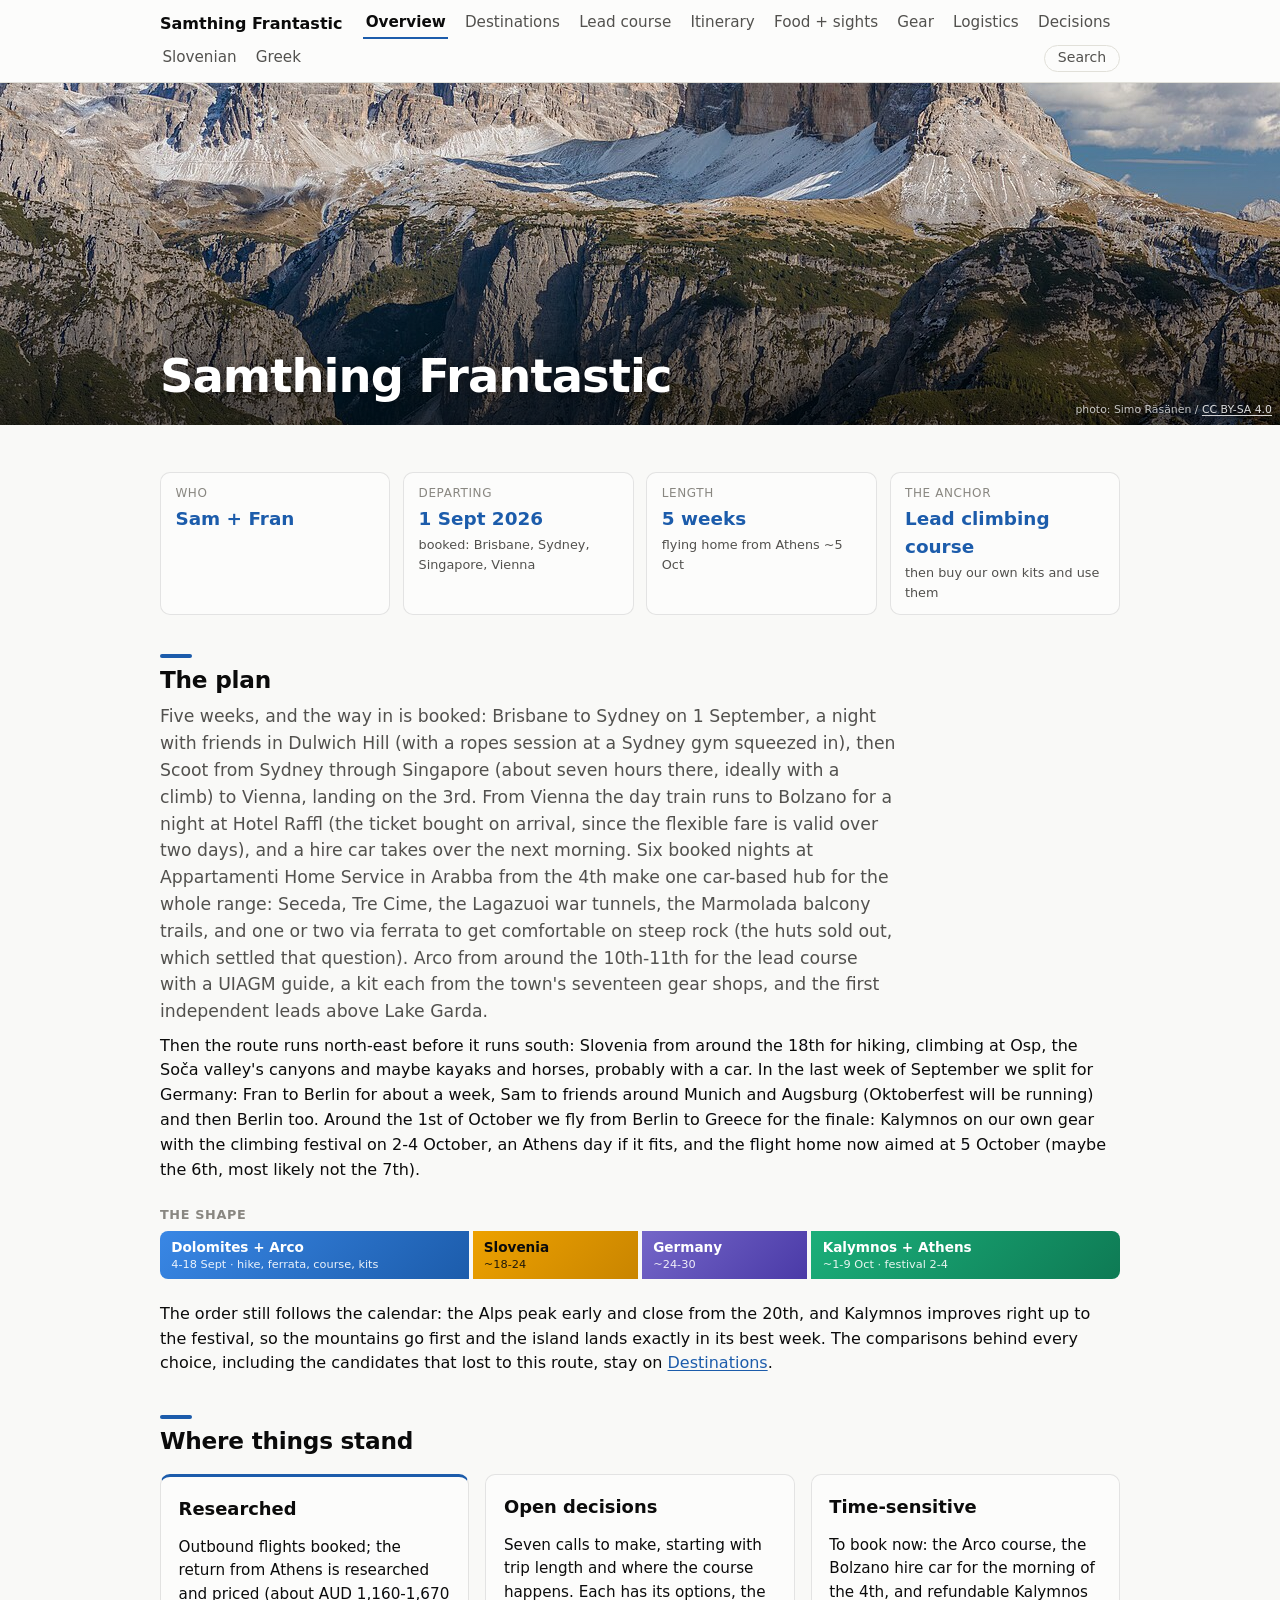
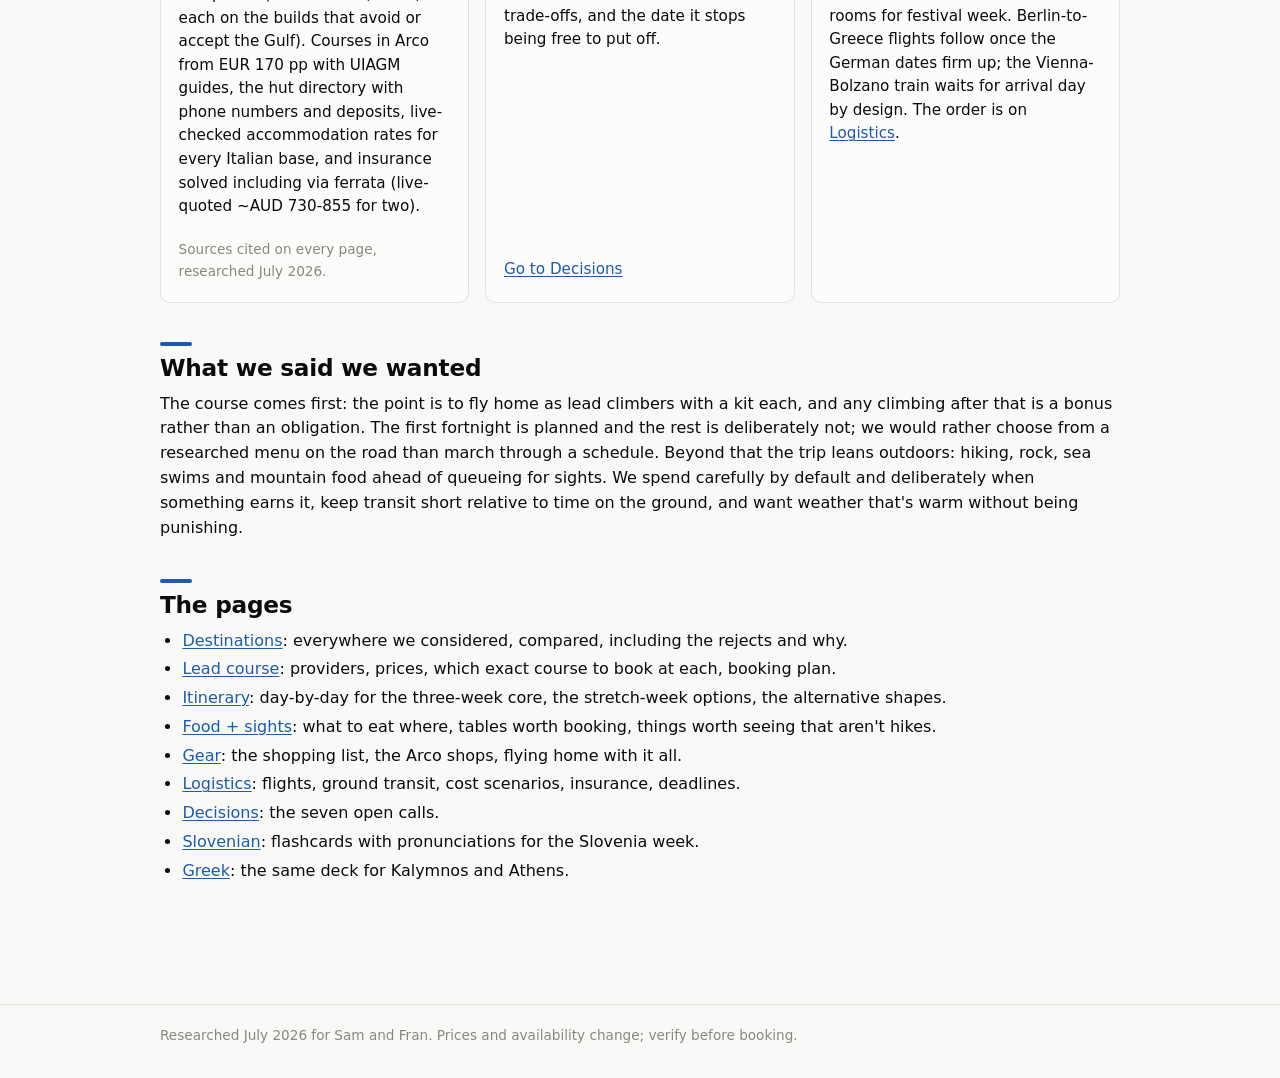
<file: index.html>
<!DOCTYPE html>
<html lang="en">
<head>
<meta charset="utf-8">
<meta name="viewport" content="width=device-width, initial-scale=1">
<title>Samthing Frantastic</title>
<link rel="icon" href="data:image/svg+xml,<svg xmlns=%22http://www.w3.org/2000/svg%22 viewBox=%220 0 100 100%22><text y=%22.9em%22 font-size=%2290%22>🧗</text></svg>">
<link rel="stylesheet" href="styles.css">
</head>
<body>
<nav class="site-nav">
  <div class="nav-inner">
    <a class="brand" href="index.html">Samthing Frantastic</a>
    <a class="nav-link" href="index.html" aria-current="page">Overview</a>
    <a class="nav-link" href="destinations.html">Destinations</a>
    <a class="nav-link" href="course.html">Lead course</a>
    <a class="nav-link" href="itinerary.html">Itinerary</a>
    <a class="nav-link" href="food-and-sights.html">Food + sights</a>
    <a class="nav-link" href="gear.html">Gear</a>
    <a class="nav-link" href="logistics.html">Logistics</a>
    <a class="nav-link" href="decisions.html">Decisions</a>
    <a class="nav-link" href="slovenian.html">Slovenian</a>
    <a class="nav-link" href="greek.html">Greek</a>
  </div>
</nav>

<header class="hero">
  <img src="images/hero-tre-cime.jpg" alt="Tre Cime di Lavaredo above the Rienza valley in autumn light">
  <div class="hero-shade"></div>
  <div class="hero-content"><div><h1>Samthing Frantastic</h1></div></div>
  <span class="hero-credit">photo: Simo Räsänen / <a href="https://commons.wikimedia.org/wiki/File:Valle_della_Rienza_and_Tre_Cime_di_Lavaredo_from_Alpe_Specie,_Val_Pusteria,_Trentino-Alto_Adige,_Italy,_2025_October.jpg">CC BY-SA 4.0</a></span>
</header>

<main>

<div class="fact-strip">
  <div class="fact"><div class="fact-label">Who</div><div class="fact-value">Sam + Fran</div></div>
  <div class="fact"><div class="fact-label">Departing</div><div class="fact-value">1 Sept 2026</div><div class="fact-note">booked: Brisbane, Sydney, Singapore, Vienna</div></div>
  <div class="fact"><div class="fact-label">Length</div><div class="fact-value">5 weeks</div><div class="fact-note">flying home from Athens ~5 Oct</div></div>
  <div class="fact"><div class="fact-label">The anchor</div><div class="fact-value">Lead climbing course</div><div class="fact-note">then buy our own kits and use them</div></div>
</div>

<h2>The plan</h2>
<p class="lede">Five weeks, and the way in is booked: Brisbane to Sydney on 1 September, a night with friends in Dulwich Hill (with a ropes session at a Sydney gym squeezed in), then Scoot from Sydney through Singapore (about seven hours there, ideally with a climb) to Vienna, landing on the 3rd. From Vienna the day train runs to Bolzano for a night at Hotel Raffl (the ticket bought on arrival, since the flexible fare is valid over two days), and a hire car takes over the next morning. Six booked nights at Appartamenti Home Service in Arabba from the 4th make one car-based hub for the whole range: Seceda, Tre Cime, the Lagazuoi war tunnels, the Marmolada balcony trails, and one or two via ferrata to get comfortable on steep rock (the huts sold out, which settled that question). Arco from around the 10th-11th for the lead course with a UIAGM guide, a kit each from the town's seventeen gear shops, and the first independent leads above Lake Garda.</p>
<p>Then the route runs north-east before it runs south: Slovenia from around the 18th for hiking, climbing at Osp, the Soča valley's canyons and maybe kayaks and horses, probably with a car. In the last week of September we split for Germany: Fran to Berlin for about a week, Sam to friends around Munich and Augsburg (Oktoberfest will be running) and then Berlin too. Around the 1st of October we fly from Berlin to Greece for the finale: Kalymnos on our own gear with the climbing festival on 2-4 October, an Athens day if it fits, and the flight home now aimed at 5 October (maybe the 6th, most likely not the 7th).</p>

<div class="timeline">
  <div class="tl-week">
    <div class="tl-week-label">The shape</div>
    <div class="tl-blocks">
      <div class="tl-block tl-italy" style="flex:2">Dolomites + Arco<small>4-18 Sept · hike, ferrata, course, kits</small></div>
      <div class="tl-block tl-slovenia" style="flex:1">Slovenia<small>~18-24</small></div>
      <div class="tl-block tl-open" style="flex:1">Germany<small>~24-30</small></div>
      <div class="tl-block tl-greece" style="flex:2">Kalymnos + Athens<small>~1-9 Oct · festival 2-4</small></div>
    </div>
  </div>
</div>
<p>The order still follows the calendar: the Alps peak early and close from the 20th, and Kalymnos improves right up to the festival, so the mountains go first and the island lands exactly in its best week. The comparisons behind every choice, including the candidates that lost to this route, stay on <a href="destinations.html">Destinations</a>.</p>

<h2>Where things stand</h2>
<div class="card-grid">
  <div class="card accent">
    <h3>Researched</h3>
    <p>Outbound flights booked; the return from Athens is researched and priced (about AUD 1,160-1,670 each on the builds that avoid or accept the Gulf). Courses in Arco from EUR 170 pp with UIAGM guides, the hut directory with phone numbers and deposits, live-checked accommodation rates for every Italian base, and insurance solved including via ferrata (live-quoted ~AUD 730-855 for two).</p>
    <div class="spacer"></div>
    <p class="meta">Sources cited on every page, researched July 2026.</p>
  </div>
  <div class="card">
    <h3>Open decisions</h3>
    <p>Seven calls to make, starting with trip length and where the course happens. Each has its options, the trade-offs, and the date it stops being free to put off.</p>
    <div class="spacer"></div>
    <p><a href="decisions.html">Go to Decisions</a></p>
  </div>
  <div class="card">
    <h3>Time-sensitive</h3>
    <p>To book now: the Arco course, the Bolzano hire car for the morning of the 4th, and refundable Kalymnos rooms for festival week. Berlin-to-Greece flights follow once the German dates firm up; the Vienna-Bolzano train waits for arrival day by design. The order is on <a href="logistics.html">Logistics</a>.</p>
  </div>
</div>

<h2>What we said we wanted</h2>
<p>The course comes first: the point is to fly home as lead climbers with a kit each, and any climbing after that is a bonus rather than an obligation. The first fortnight is planned and the rest is deliberately not; we would rather choose from a researched menu on the road than march through a schedule. Beyond that the trip leans outdoors: hiking, rock, sea swims and mountain food ahead of queueing for sights. We spend carefully by default and deliberately when something earns it, keep transit short relative to time on the ground, and want weather that's warm without being punishing.</p>

<h2>The pages</h2>
<ul>
  <li><a href="destinations.html">Destinations</a>: everywhere we considered, compared, including the rejects and why.</li>
  <li><a href="course.html">Lead course</a>: providers, prices, which exact course to book at each, booking plan.</li>
  <li><a href="itinerary.html">Itinerary</a>: day-by-day for the three-week core, the stretch-week options, the alternative shapes.</li>
  <li><a href="food-and-sights.html">Food + sights</a>: what to eat where, tables worth booking, things worth seeing that aren't hikes.</li>
  <li><a href="gear.html">Gear</a>: the shopping list, the Arco shops, flying home with it all.</li>
  <li><a href="logistics.html">Logistics</a>: flights, ground transit, cost scenarios, insurance, deadlines.</li>
  <li><a href="decisions.html">Decisions</a>: the seven open calls.</li>
  <li><a href="slovenian.html">Slovenian</a>: flashcards with pronunciations for the Slovenia week.</li>
  <li><a href="greek.html">Greek</a>: the same deck for Kalymnos and Athens.</li>
</ul>
</main>

<footer class="site-footer">
  <div class="footer-inner">Researched July 2026 for Sam and Fran. Prices and availability change; verify before booking.</div>
</footer>
<script src="site.js"></script>
</body>
</html>
</file>
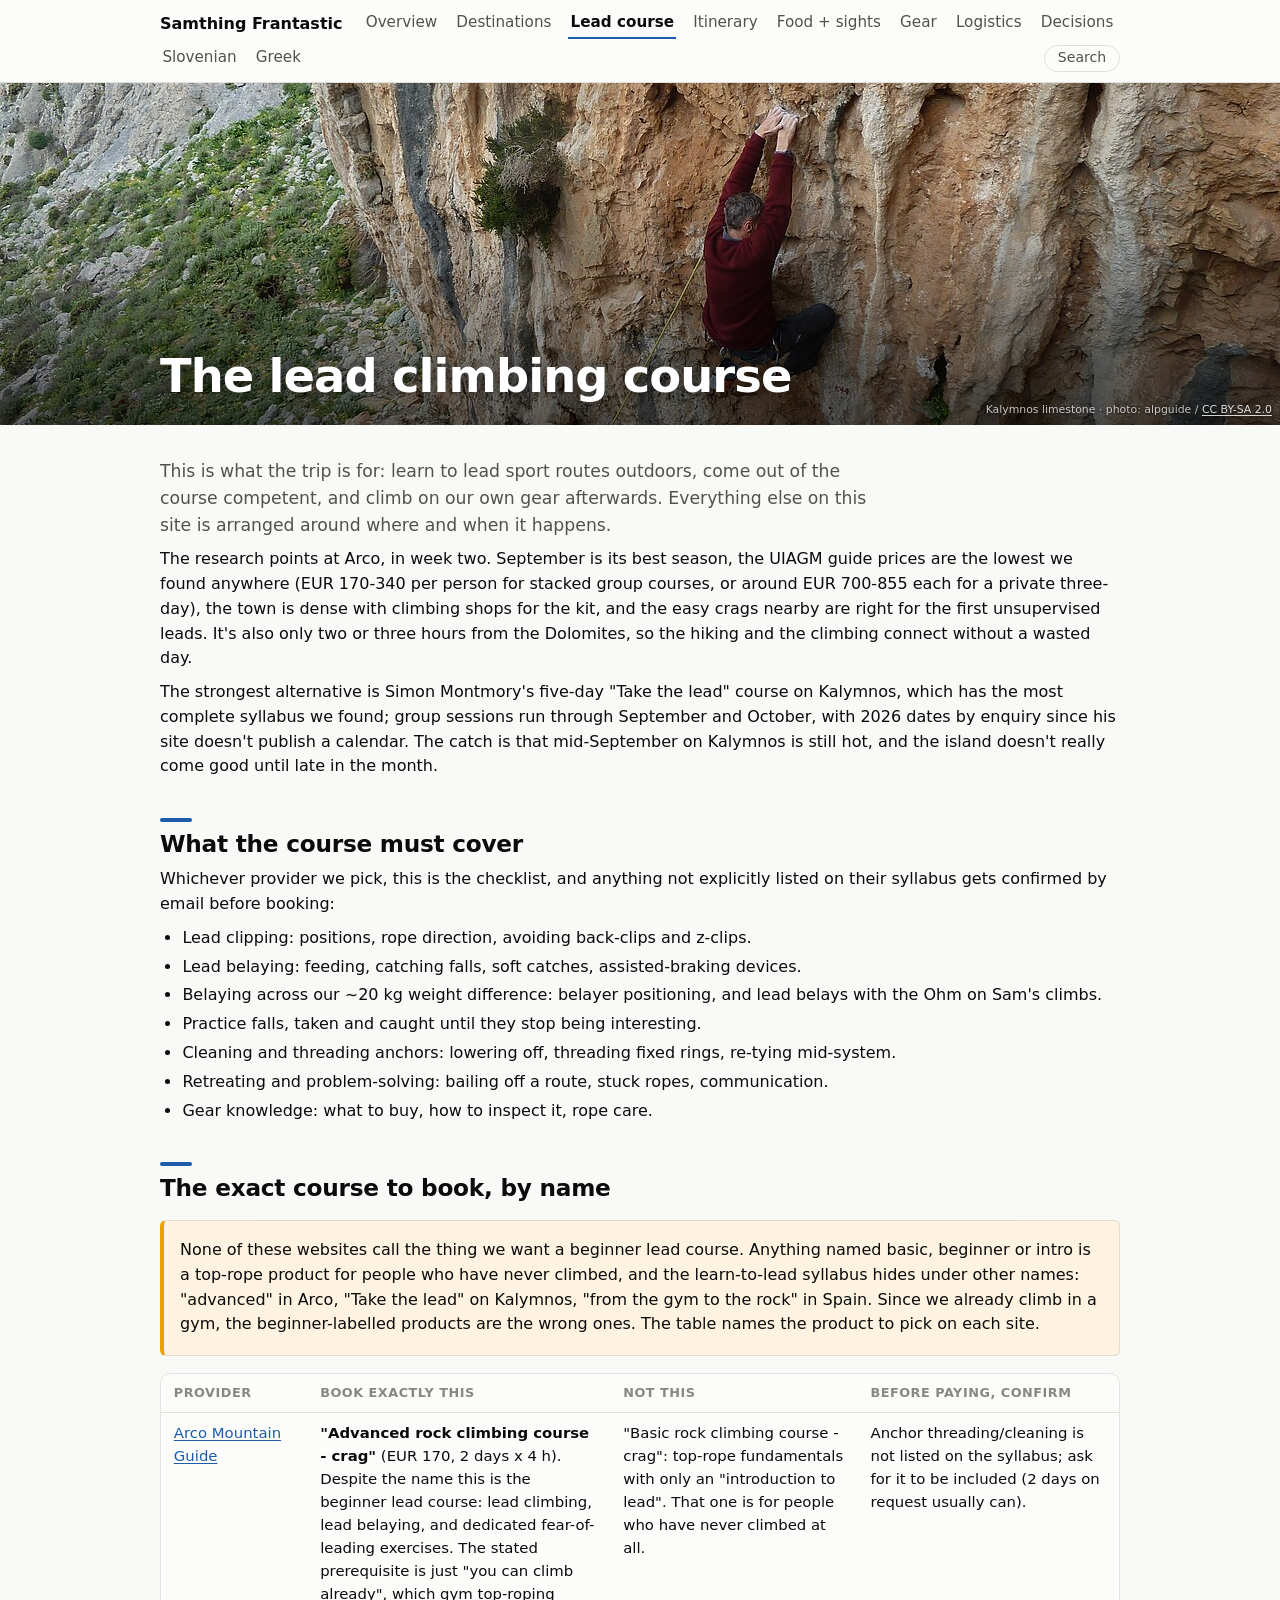
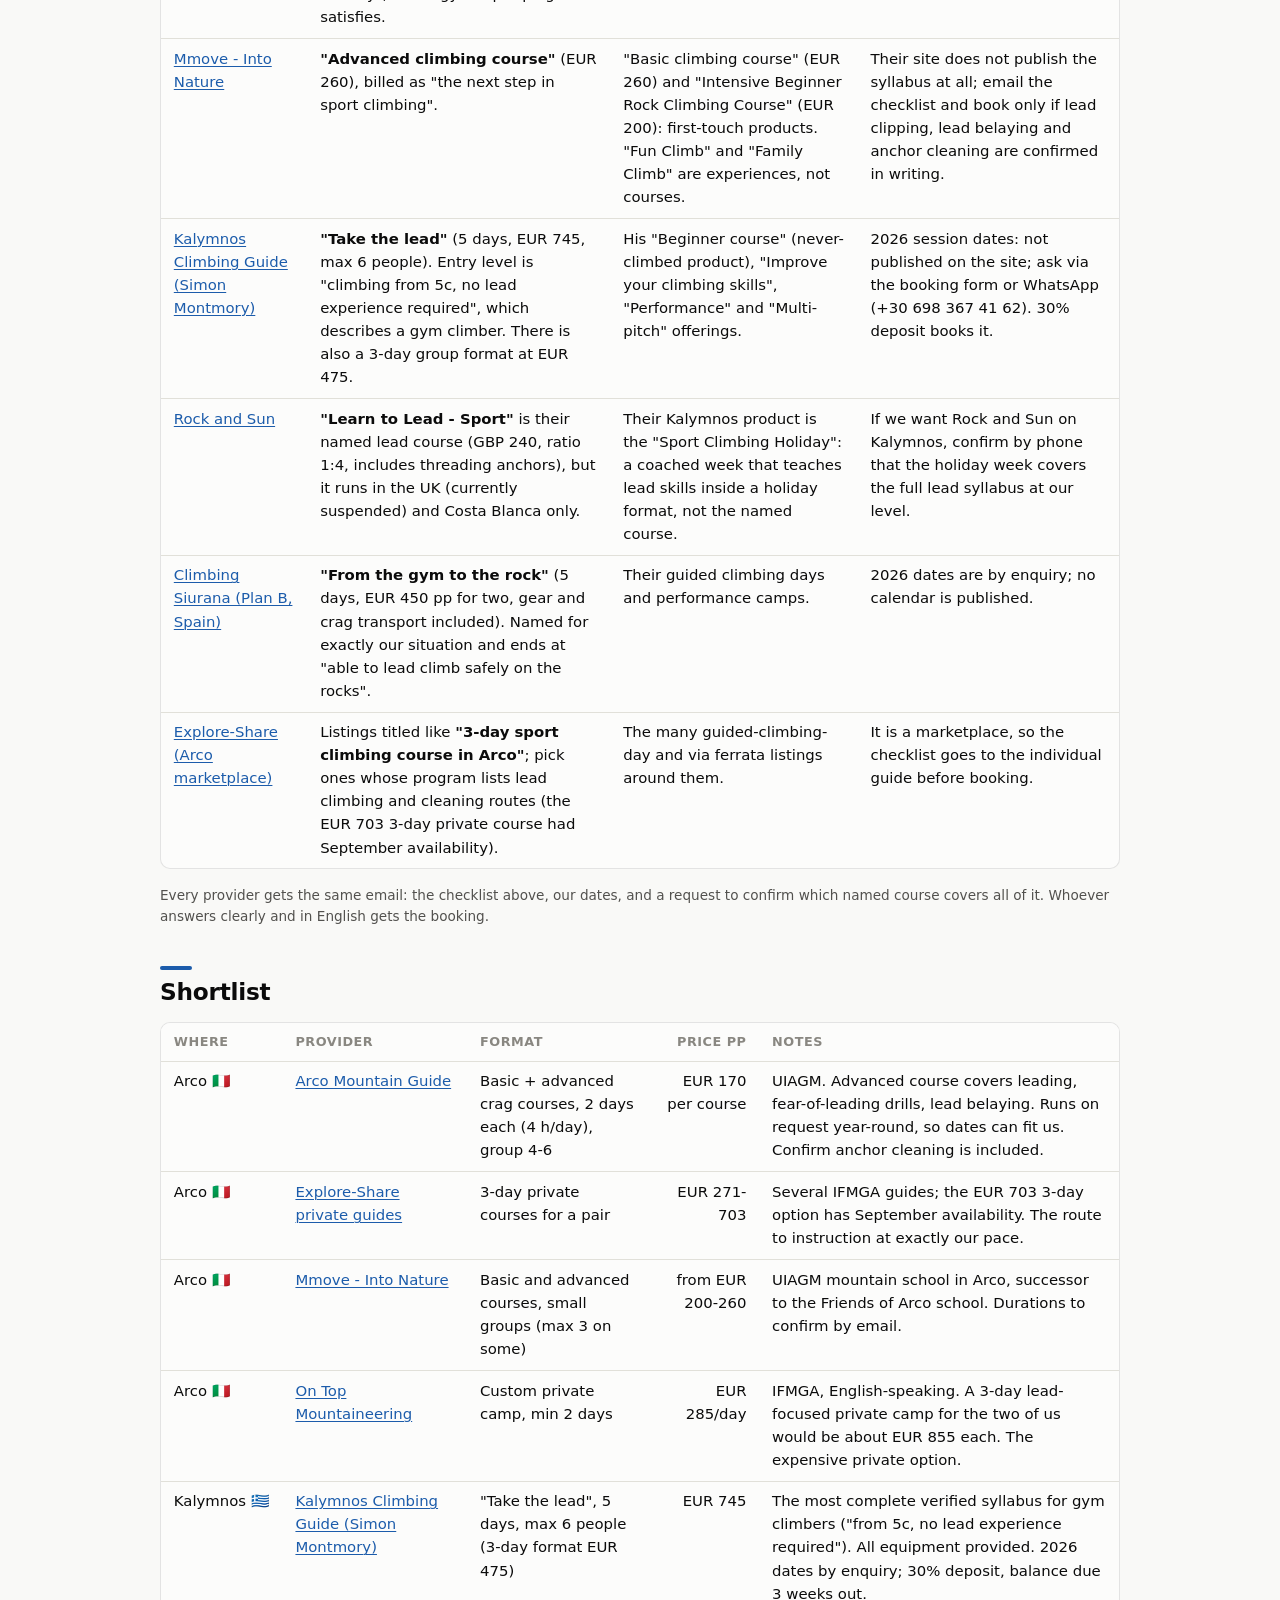
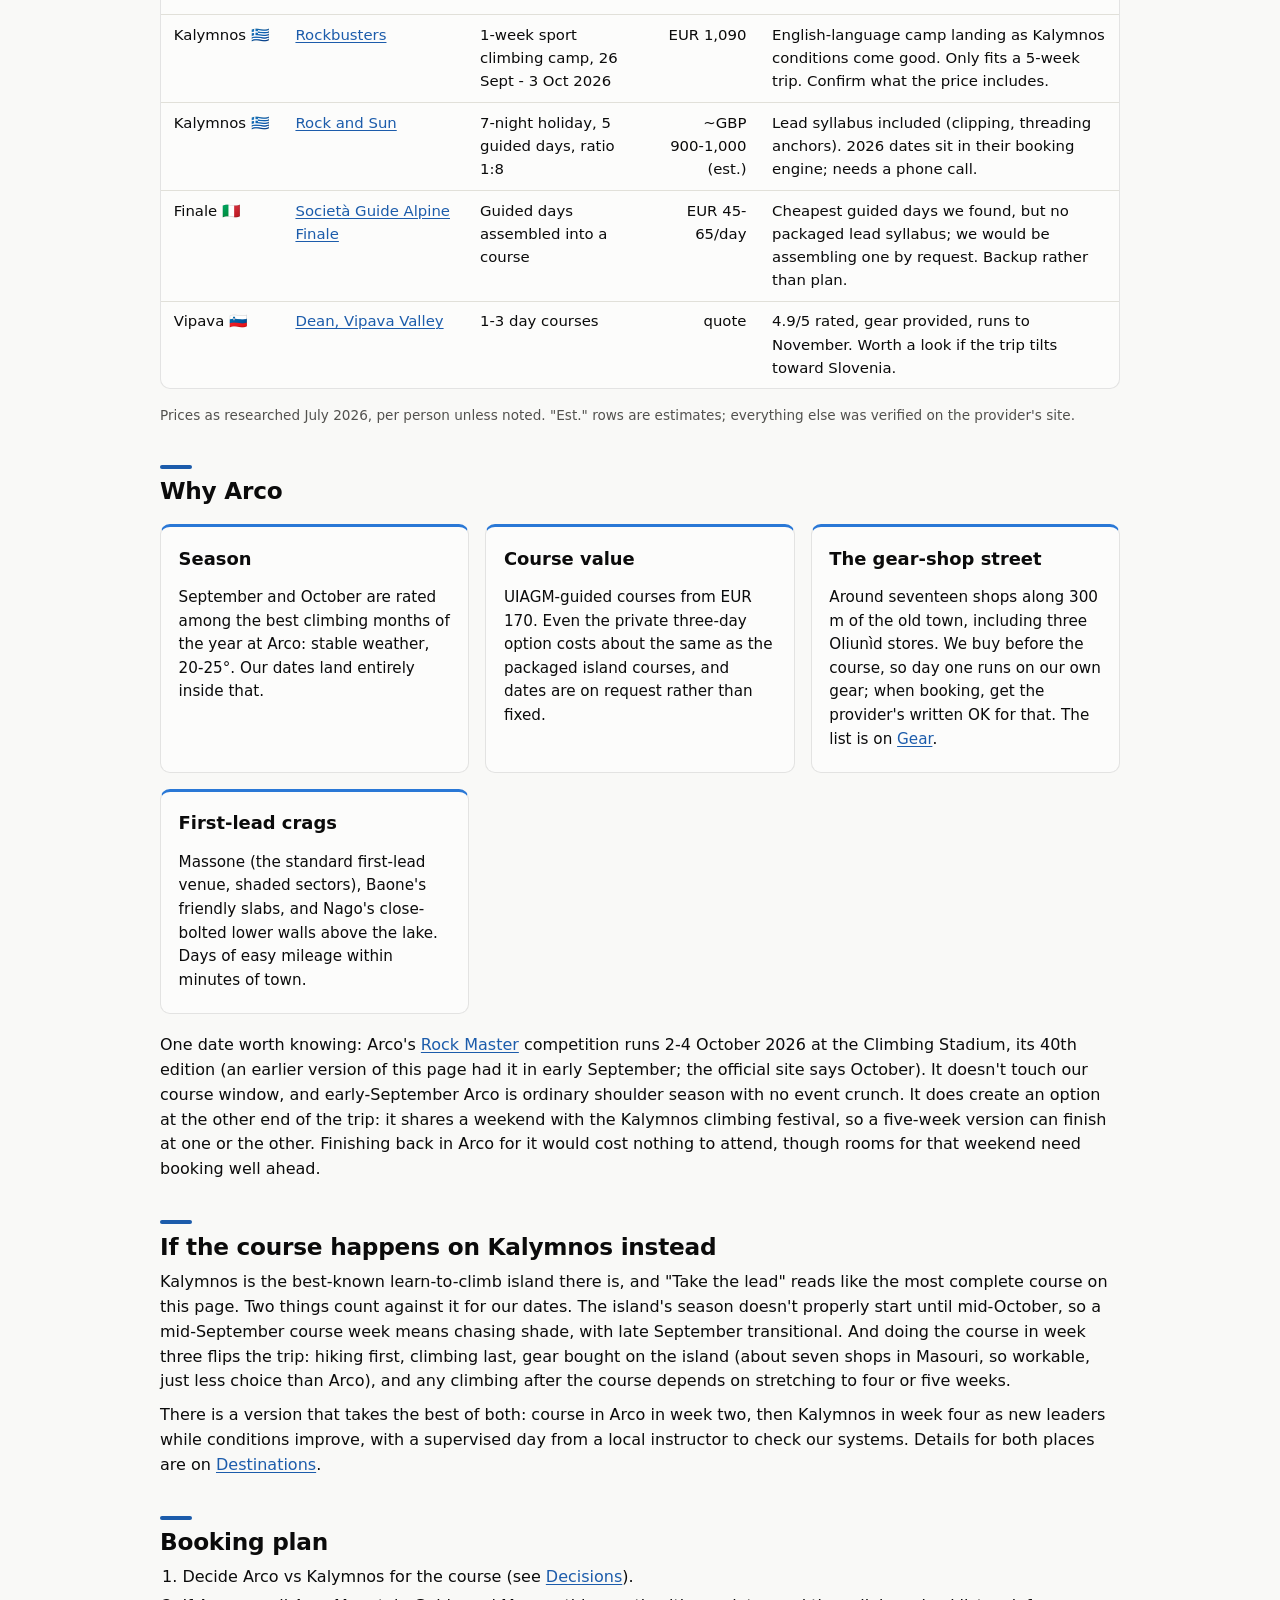
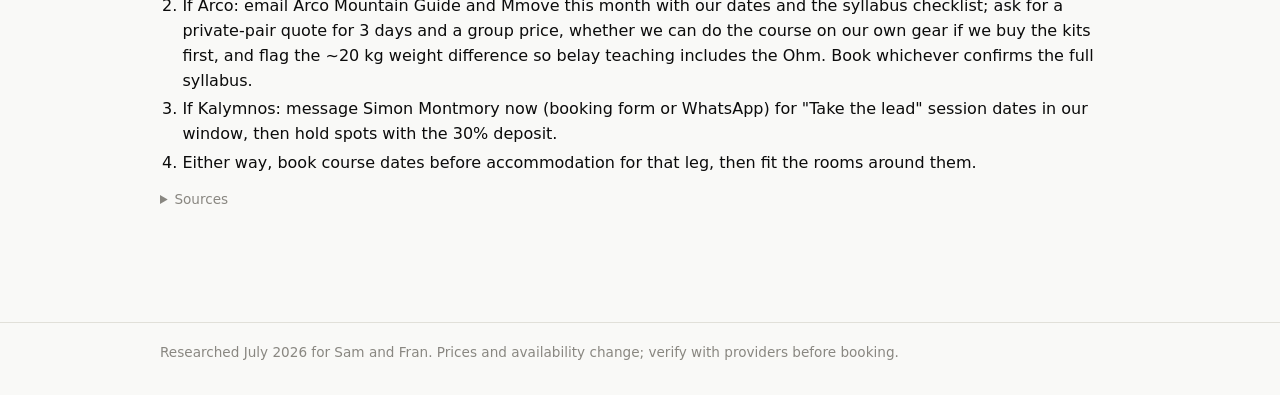
<file: course.html>
<!DOCTYPE html>
<html lang="en">
<head>
<meta charset="utf-8">
<meta name="viewport" content="width=device-width, initial-scale=1">
<title>Lead course - Samthing Frantastic</title>
<link rel="icon" href="data:image/svg+xml,<svg xmlns=%22http://www.w3.org/2000/svg%22 viewBox=%220 0 100 100%22><text y=%22.9em%22 font-size=%2290%22>🧗</text></svg>">
<link rel="stylesheet" href="styles.css">
</head>
<body>
<nav class="site-nav">
  <div class="nav-inner">
    <a class="brand" href="index.html">Samthing Frantastic</a>
    <a class="nav-link" href="index.html">Overview</a>
    <a class="nav-link" href="destinations.html">Destinations</a>
    <a class="nav-link" href="course.html" aria-current="page">Lead course</a>
    <a class="nav-link" href="itinerary.html">Itinerary</a>
    <a class="nav-link" href="food-and-sights.html">Food + sights</a>
    <a class="nav-link" href="gear.html">Gear</a>
    <a class="nav-link" href="logistics.html">Logistics</a>
    <a class="nav-link" href="decisions.html">Decisions</a>
    <a class="nav-link" href="slovenian.html">Slovenian</a>
    <a class="nav-link" href="greek.html">Greek</a>
  </div>
</nav>

<header class="hero">
  <img src="images/hero-kalymnos-climbing.jpg" alt="A climber leading an orange limestone wall on Kalymnos with the belayer below">
  <div class="hero-shade"></div>
  <div class="hero-content"><div><h1>The lead climbing course</h1></div></div>
  <span class="hero-credit">Kalymnos limestone · photo: alpguide / <a href="https://commons.wikimedia.org/wiki/File:Climbing_at_Kalymnos_Island_-_07.jpg">CC BY-SA 2.0</a></span>
</header>

<main>
<p class="lede">This is what the trip is for: learn to lead sport routes outdoors, come out of the course competent, and climb on our own gear afterwards. Everything else on this site is arranged around where and when it happens.</p>

<p>The research points at Arco, in week two. September is its best season, the UIAGM guide prices are the lowest we found anywhere (EUR 170-340 per person for stacked group courses, or around EUR 700-855 each for a private three-day), the town is dense with climbing shops for the kit, and the easy crags nearby are right for the first unsupervised leads. It's also only two or three hours from the Dolomites, so the hiking and the climbing connect without a wasted day.</p>
<p>The strongest alternative is Simon Montmory's five-day "Take the lead" course on Kalymnos, which has the most complete syllabus we found; group sessions run through September and October, with 2026 dates by enquiry since his site doesn't publish a calendar. The catch is that mid-September on Kalymnos is still hot, and the island doesn't really come good until late in the month.</p>

<h2>What the course must cover</h2>
<p>Whichever provider we pick, this is the checklist, and anything not explicitly listed on their syllabus gets confirmed by email before booking:</p>
<ul>
  <li>Lead clipping: positions, rope direction, avoiding back-clips and z-clips.</li>
  <li>Lead belaying: feeding, catching falls, soft catches, assisted-braking devices.</li>
  <li>Belaying across our ~20 kg weight difference: belayer positioning, and lead belays with the Ohm on Sam's climbs.</li>
  <li>Practice falls, taken and caught until they stop being interesting.</li>
  <li>Cleaning and threading anchors: lowering off, threading fixed rings, re-tying mid-system.</li>
  <li>Retreating and problem-solving: bailing off a route, stuck ropes, communication.</li>
  <li>Gear knowledge: what to buy, how to inspect it, rope care.</li>
</ul>

<h2>The exact course to book, by name</h2>
<div class="callout warn">
  <p>None of these websites call the thing we want a beginner lead course. Anything named basic, beginner or intro is a top-rope product for people who have never climbed, and the learn-to-lead syllabus hides under other names: "advanced" in Arco, "Take the lead" on Kalymnos, "from the gym to the rock" in Spain. Since we already climb in a gym, the beginner-labelled products are the wrong ones. The table names the product to pick on each site.</p>
</div>
<div class="table-wrap">
<table>
  <thead>
    <tr><th>Provider</th><th>Book exactly this</th><th>Not this</th><th>Before paying, confirm</th></tr>
  </thead>
  <tbody>
    <tr>
      <td><a href="https://www.arcomountainguide.com/en/course-advanced-rock-climbing-adults-lake-garda-arco/">Arco Mountain Guide</a></td>
      <td><strong>"Advanced rock climbing course - crag"</strong> (EUR 170, 2 days x 4 h). Despite the name this is the beginner lead course: lead climbing, lead belaying, and dedicated fear-of-leading exercises. The stated prerequisite is just "you can climb already", which gym top-roping satisfies.</td>
      <td>"Basic rock climbing course - crag": top-rope fundamentals with only an "introduction to lead". That one is for people who have never climbed at all.</td>
      <td>Anchor threading/cleaning is not listed on the syllabus; ask for it to be included (2 days on request usually can).</td>
    </tr>
    <tr>
      <td><a href="https://www.mmove.it/en/activities/climbing/">Mmove - Into Nature</a></td>
      <td><strong>"Advanced climbing course"</strong> (EUR 260), billed as "the next step in sport climbing".</td>
      <td>"Basic climbing course" (EUR 260) and "Intensive Beginner Rock Climbing Course" (EUR 200): first-touch products. "Fun Climb" and "Family Climb" are experiences, not courses.</td>
      <td>Their site does not publish the syllabus at all; email the checklist and book only if lead clipping, lead belaying and anchor cleaning are confirmed in writing.</td>
    </tr>
    <tr>
      <td><a href="https://www.kalymnosclimbingguide.com/learn-to-lead-course/">Kalymnos Climbing Guide (Simon Montmory)</a></td>
      <td><strong>"Take the lead"</strong> (5 days, EUR 745, max 6 people). Entry level is "climbing from 5c, no lead experience required", which describes a gym climber. There is also a 3-day group format at EUR 475.</td>
      <td>His "Beginner course" (never-climbed product), "Improve your climbing skills", "Performance" and "Multi-pitch" offerings.</td>
      <td>2026 session dates: not published on the site; ask via the booking form or WhatsApp (+30 698 367 41 62). 30% deposit books it.</td>
    </tr>
    <tr>
      <td><a href="https://rockandsun.com/rock-climbing-courses/sports-lead-climbing-course/">Rock and Sun</a></td>
      <td><strong>"Learn to Lead - Sport"</strong> is their named lead course (GBP 240, ratio 1:4, includes threading anchors), but it runs in the UK (currently suspended) and Costa Blanca only.</td>
      <td>Their Kalymnos product is the "Sport Climbing Holiday": a coached week that teaches lead skills inside a holiday format, not the named course.</td>
      <td>If we want Rock and Sun on Kalymnos, confirm by phone that the holiday week covers the full lead syllabus at our level.</td>
    </tr>
    <tr>
      <td><a href="https://www.climbingsiurana.com/en/portfolio/from-the-gym-to-the-rock/">Climbing Siurana (Plan B, Spain)</a></td>
      <td><strong>"From the gym to the rock"</strong> (5 days, EUR 450 pp for two, gear and crag transport included). Named for exactly our situation and ends at "able to lead climb safely on the rocks".</td>
      <td>Their guided climbing days and performance camps.</td>
      <td>2026 dates are by enquiry; no calendar is published.</td>
    </tr>
    <tr>
      <td><a href="https://www.explore-share.com/rock-climbing-trips/italy/arco/">Explore-Share (Arco marketplace)</a></td>
      <td>Listings titled like <strong>"3-day sport climbing course in Arco"</strong>; pick ones whose program lists lead climbing and cleaning routes (the EUR 703 3-day private course had September availability).</td>
      <td>The many guided-climbing-day and via ferrata listings around them.</td>
      <td>It is a marketplace, so the checklist goes to the individual guide before booking.</td>
    </tr>
  </tbody>
</table>
</div>
<p class="small">Every provider gets the same email: the checklist above, our dates, and a request to confirm which named course covers all of it. Whoever answers clearly and in English gets the booking.</p>

<h2>Shortlist</h2>
<div class="table-wrap">
<table>
  <thead>
    <tr><th>Where</th><th>Provider</th><th>Format</th><th class="num">Price pp</th><th>Notes</th></tr>
  </thead>
  <tbody>
    <tr>
      <td class="nowrap">Arco 🇮🇹</td>
      <td><a href="https://www.arcomountainguide.com/en/course-advanced-rock-climbing-adults-lake-garda-arco/">Arco Mountain Guide</a></td>
      <td>Basic + advanced crag courses, 2 days each (4 h/day), group 4-6</td>
      <td class="num">EUR 170 per course</td>
      <td>UIAGM. Advanced course covers leading, fear-of-leading drills, lead belaying. Runs on request year-round, so dates can fit us. Confirm anchor cleaning is included.</td>
    </tr>
    <tr>
      <td class="nowrap">Arco 🇮🇹</td>
      <td><a href="https://www.explore-share.com/rock-climbing-trips/italy/arco/">Explore-Share private guides</a></td>
      <td>3-day private courses for a pair</td>
      <td class="num">EUR 271-703</td>
      <td>Several IFMGA guides; the EUR 703 3-day option has September availability. The route to instruction at exactly our pace.</td>
    </tr>
    <tr>
      <td class="nowrap">Arco 🇮🇹</td>
      <td><a href="https://www.mmove.it/en/activities/climbing/">Mmove - Into Nature</a></td>
      <td>Basic and advanced courses, small groups (max 3 on some)</td>
      <td class="num">from EUR 200-260</td>
      <td>UIAGM mountain school in Arco, successor to the Friends of Arco school. Durations to confirm by email.</td>
    </tr>
    <tr>
      <td class="nowrap">Arco 🇮🇹</td>
      <td><a href="https://ontopmountaineering.com/trips/climb/europe/arco-rock-climbing/">On Top Mountaineering</a></td>
      <td>Custom private camp, min 2 days</td>
      <td class="num">EUR 285/day</td>
      <td>IFMGA, English-speaking. A 3-day lead-focused private camp for the two of us would be about EUR 855 each. The expensive private option.</td>
    </tr>
    <tr>
      <td class="nowrap">Kalymnos 🇬🇷</td>
      <td><a href="https://www.kalymnosclimbingguide.com/learn-to-lead-course/">Kalymnos Climbing Guide (Simon Montmory)</a></td>
      <td>"Take the lead", 5 days, max 6 people (3-day format EUR 475)</td>
      <td class="num">EUR 745</td>
      <td>The most complete verified syllabus for gym climbers ("from 5c, no lead experience required"). All equipment provided. 2026 dates by enquiry; 30% deposit, balance due 3 weeks out.</td>
    </tr>
    <tr>
      <td class="nowrap">Kalymnos 🇬🇷</td>
      <td><a href="https://rockbusters.net/event-date/">Rockbusters</a></td>
      <td>1-week sport climbing camp, 26 Sept - 3 Oct 2026</td>
      <td class="num">EUR 1,090</td>
      <td>English-language camp landing as Kalymnos conditions come good. Only fits a 5-week trip. Confirm what the price includes.</td>
    </tr>
    <tr>
      <td class="nowrap">Kalymnos 🇬🇷</td>
      <td><a href="https://rockandsun.com/climbing-locations/greece/kalymnos/">Rock and Sun</a></td>
      <td>7-night holiday, 5 guided days, ratio 1:8</td>
      <td class="num">~GBP 900-1,000 (est.)</td>
      <td>Lead syllabus included (clipping, threading anchors). 2026 dates sit in their booking engine; needs a phone call.</td>
    </tr>
    <tr>
      <td class="nowrap">Finale 🇮🇹</td>
      <td><a href="https://www.guidefinale.com/project/climbing-finale-ligure/?lang=en">Società Guide Alpine Finale</a></td>
      <td>Guided days assembled into a course</td>
      <td class="num">EUR 45-65/day</td>
      <td>Cheapest guided days we found, but no packaged lead syllabus; we would be assembling one by request. Backup rather than plan.</td>
    </tr>
    <tr>
      <td class="nowrap">Vipava 🇸🇮</td>
      <td><a href="https://www.explore-share.com/trip/sport-climbing-Vipava-Valley-Slovenia/">Dean, Vipava Valley</a></td>
      <td>1-3 day courses</td>
      <td class="num">quote</td>
      <td>4.9/5 rated, gear provided, runs to November. Worth a look if the trip tilts toward Slovenia.</td>
    </tr>
  </tbody>
</table>
</div>
<p class="small">Prices as researched July 2026, per person unless noted. "Est." rows are estimates; everything else was verified on the provider's site.</p>

<h2>Why Arco</h2>
<div class="card-grid">
  <div class="card region-italy">
    <h3>Season</h3>
    <p>September and October are rated among the best climbing months of the year at Arco: stable weather, 20-25°. Our dates land entirely inside that.</p>
  </div>
  <div class="card region-italy">
    <h3>Course value</h3>
    <p>UIAGM-guided courses from EUR 170. Even the private three-day option costs about the same as the packaged island courses, and dates are on request rather than fixed.</p>
  </div>
  <div class="card region-italy">
    <h3>The gear-shop street</h3>
    <p>Around seventeen shops along 300 m of the old town, including three Oliunìd stores. We buy before the course, so day one runs on our own gear; when booking, get the provider's written OK for that. The list is on <a href="gear.html">Gear</a>.</p>
  </div>
  <div class="card region-italy">
    <h3>First-lead crags</h3>
    <p>Massone (the standard first-lead venue, shaded sectors), Baone's friendly slabs, and Nago's close-bolted lower walls above the lake. Days of easy mileage within minutes of town.</p>
  </div>
</div>

<p>One date worth knowing: Arco's <a href="https://rockmaster.com/en">Rock Master</a> competition runs 2-4 October 2026 at the Climbing Stadium, its 40th edition (an earlier version of this page had it in early September; the official site says October). It doesn't touch our course window, and early-September Arco is ordinary shoulder season with no event crunch. It does create an option at the other end of the trip: it shares a weekend with the Kalymnos climbing festival, so a five-week version can finish at one or the other. Finishing back in Arco for it would cost nothing to attend, though rooms for that weekend need booking well ahead.</p>

<h2>If the course happens on Kalymnos instead</h2>
<p>Kalymnos is the best-known learn-to-climb island there is, and "Take the lead" reads like the most complete course on this page. Two things count against it for our dates. The island's season doesn't properly start until mid-October, so a mid-September course week means chasing shade, with late September transitional. And doing the course in week three flips the trip: hiking first, climbing last, gear bought on the island (about seven shops in Masouri, so workable, just less choice than Arco), and any climbing after the course depends on stretching to four or five weeks.</p>
<p>There is a version that takes the best of both: course in Arco in week two, then Kalymnos in week four as new leaders while conditions improve, with a supervised day from a local instructor to check our systems. Details for both places are on <a href="destinations.html">Destinations</a>.</p>

<h2>Booking plan</h2>
<ol>
  <li>Decide Arco vs Kalymnos for the course (see <a href="decisions.html">Decisions</a>).</li>
  <li>If Arco: email Arco Mountain Guide and Mmove this month with our dates and the syllabus checklist; ask for a private-pair quote for 3 days and a group price, whether we can do the course on our own gear if we buy the kits first, and flag the ~20 kg weight difference so belay teaching includes the Ohm. Book whichever confirms the full syllabus.</li>
  <li>If Kalymnos: message Simon Montmory now (booking form or WhatsApp) for "Take the lead" session dates in our window, then hold spots with the 30% deposit.</li>
  <li>Either way, book course dates before accommodation for that leg, then fit the rooms around them.</li>
</ol>

<details class="sources">
  <summary>Sources</summary>
  <ul>
    <li><a href="https://www.arcomountainguide.com/en/course-basic-rock-climbing-adults-lake-garda-arco/">Arco Mountain Guide basic course</a> and <a href="https://www.arcomountainguide.com/en/course-advanced-rock-climbing-adults-lake-garda-arco/">advanced course</a></li>
    <li><a href="https://www.mmove.it/en/activities/climbing/">Mmove climbing courses</a></li>
    <li><a href="https://ontopmountaineering.com/trips/climb/europe/arco-rock-climbing/">On Top Mountaineering Arco</a></li>
    <li><a href="https://www.explore-share.com/rock-climbing-trips/italy/arco/">Explore-Share Arco listings</a></li>
    <li><a href="https://www.kalymnosclimbingguide.com/learn-to-lead-course/">Kalymnos Climbing Guide, Take the Lead</a> and <a href="https://www.kalymnosclimbingguide.com/booking-form/">booking terms</a></li>
    <li><a href="https://rockbusters.net/event-date/">Rockbusters 2026 dates</a></li>
    <li><a href="https://rockandsun.com/climbing-locations/greece/kalymnos/">Rock and Sun Kalymnos</a></li>
    <li><a href="https://www.guidefinale.com/project/climbing-finale-ligure/?lang=en">Società Guide Alpine Finale</a></li>
    <li><a href="https://www.explore-share.com/trip/sport-climbing-Vipava-Valley-Slovenia/">Vipava Valley course</a></li>
    <li><a href="https://climb-europe.com/pages/rock-climbing-italy-arco">Climb Europe on Arco seasons</a>, <a href="https://www.planetmountain.com/en/news/climbing/five-must-see-crags-at-arco-the-birthplace-of-sport-climbing-as-we-know-it.html">Planet Mountain on Arco crags</a>, <a href="https://rockmaster.com/en">Rock Master official site (2-4 Oct 2026)</a></li>
    <li><a href="https://unlevel-edge.com/blogs/climbing-blog/kalymnos-climbing-the-ultimate-sport-climbing-trip-planner-seasons-sectors-logistics-gear">Kalymnos season planner</a>, <a href="https://www.jadescapades.com/beginner-climbing-kalymnos/">Kalymnos beginner crags</a></li>
  </ul>
</details>
</main>

<footer class="site-footer">
  <div class="footer-inner">Researched July 2026 for Sam and Fran. Prices and availability change; verify with providers before booking.</div>
</footer>
<script src="site.js"></script>
</body>
</html>
</file>
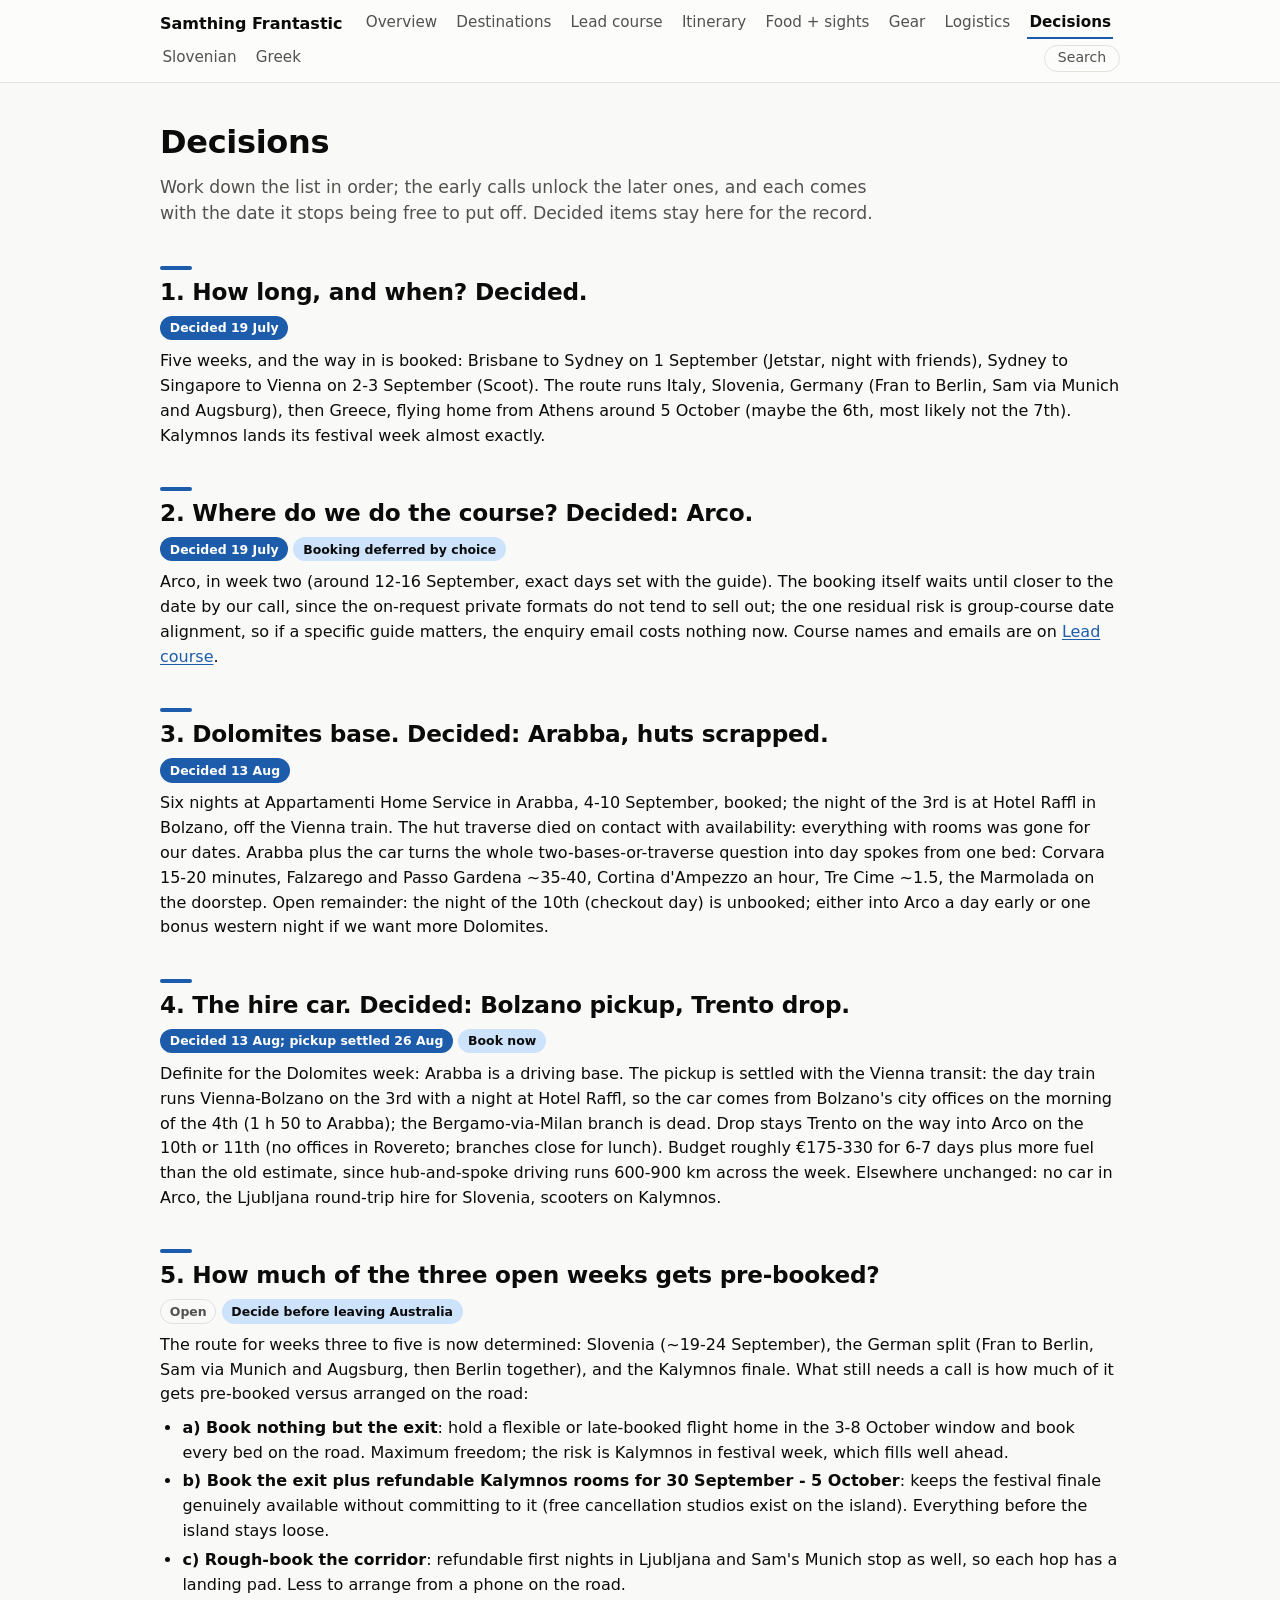
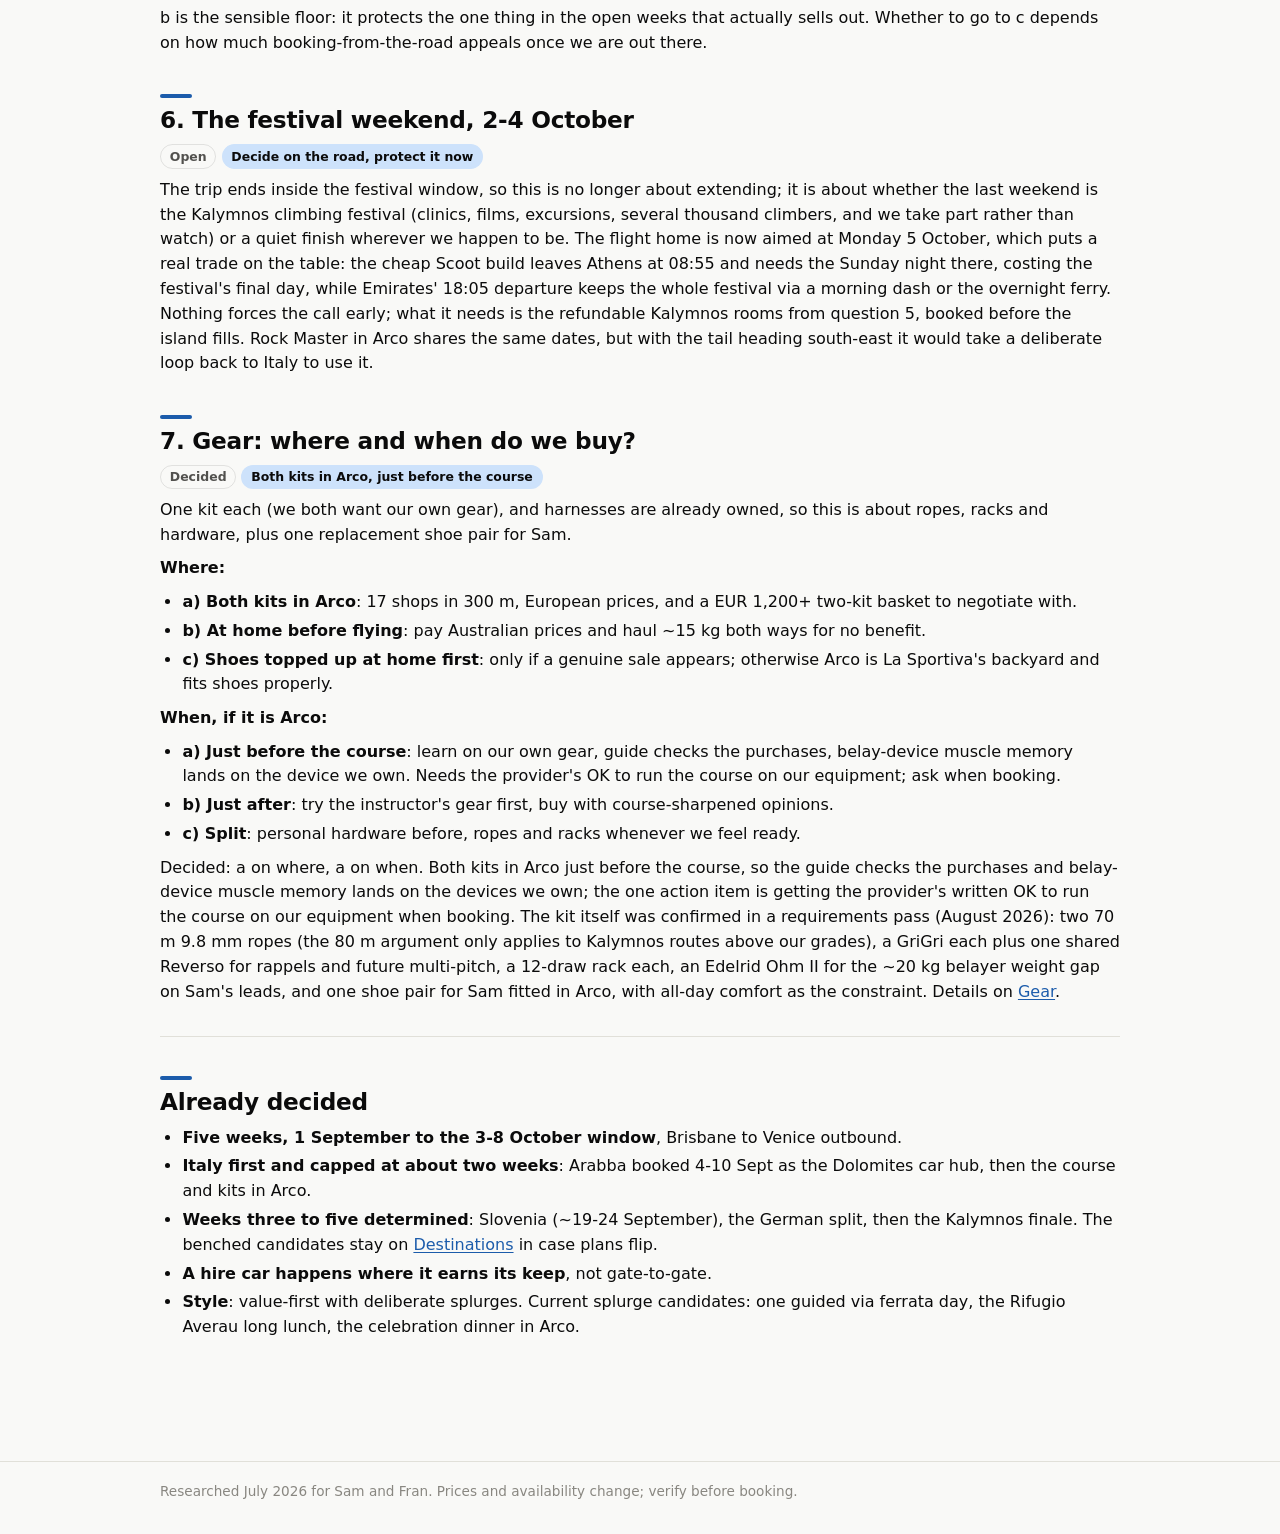
<file: decisions.html>
<!DOCTYPE html>
<html lang="en">
<head>
<meta charset="utf-8">
<meta name="viewport" content="width=device-width, initial-scale=1">
<title>Decisions - Samthing Frantastic</title>
<link rel="icon" href="data:image/svg+xml,<svg xmlns=%22http://www.w3.org/2000/svg%22 viewBox=%220 0 100 100%22><text y=%22.9em%22 font-size=%2290%22>🧗</text></svg>">
<link rel="stylesheet" href="styles.css">
</head>
<body>
<nav class="site-nav">
  <div class="nav-inner">
    <a class="brand" href="index.html">Samthing Frantastic</a>
    <a class="nav-link" href="index.html">Overview</a>
    <a class="nav-link" href="destinations.html">Destinations</a>
    <a class="nav-link" href="course.html">Lead course</a>
    <a class="nav-link" href="itinerary.html">Itinerary</a>
    <a class="nav-link" href="food-and-sights.html">Food + sights</a>
    <a class="nav-link" href="gear.html">Gear</a>
    <a class="nav-link" href="logistics.html">Logistics</a>
    <a class="nav-link" href="decisions.html" aria-current="page">Decisions</a>
    <a class="nav-link" href="slovenian.html">Slovenian</a>
    <a class="nav-link" href="greek.html">Greek</a>
  </div>
</nav>

<main>
<h1>Decisions</h1>
<p class="lede">Work down the list in order; the early calls unlock the later ones, and each comes with the date it stops being free to put off. Decided items stay here for the record.</p>

<h2>1. How long, and when? Decided.</h2>
<p><span class="badge pick">Decided 19 July</span></p>
<p>Five weeks, and the way in is booked: Brisbane to Sydney on 1 September (Jetstar, night with friends), Sydney to Singapore to Vienna on 2-3 September (Scoot). The route runs Italy, Slovenia, Germany (Fran to Berlin, Sam via Munich and Augsburg), then Greece, flying home from Athens around 5 October (maybe the 6th, most likely not the 7th). Kalymnos lands its festival week almost exactly.</p>

<h2>2. Where do we do the course? Decided: Arco.</h2>
<p><span class="badge pick">Decided 19 July</span> <span class="badge solid">Booking deferred by choice</span></p>
<p>Arco, in week two (around 12-16 September, exact days set with the guide). The booking itself waits until closer to the date by our call, since the on-request private formats do not tend to sell out; the one residual risk is group-course date alignment, so if a specific guide matters, the enquiry email costs nothing now. Course names and emails are on <a href="course.html">Lead course</a>.</p>

<h2>3. Dolomites base. Decided: Arabba, huts scrapped.</h2>
<p><span class="badge pick">Decided 13 Aug</span></p>
<p>Six nights at Appartamenti Home Service in Arabba, 4-10 September, booked; the night of the 3rd is at Hotel Raffl in Bolzano, off the Vienna train. The hut traverse died on contact with availability: everything with rooms was gone for our dates. Arabba plus the car turns the whole two-bases-or-traverse question into day spokes from one bed: Corvara 15-20 minutes, Falzarego and Passo Gardena ~35-40, Cortina d'Ampezzo an hour, Tre Cime ~1.5, the Marmolada on the doorstep. Open remainder: the night of the 10th (checkout day) is unbooked; either into Arco a day early or one bonus western night if we want more Dolomites.</p>

<h2>4. The hire car. Decided: Bolzano pickup, Trento drop.</h2>
<p><span class="badge pick">Decided 13 Aug; pickup settled 26 Aug</span> <span class="badge solid">Book now</span></p>
<p>Definite for the Dolomites week: Arabba is a driving base. The pickup is settled with the Vienna transit: the day train runs Vienna-Bolzano on the 3rd with a night at Hotel Raffl, so the car comes from Bolzano's city offices on the morning of the 4th (1 h 50 to Arabba); the Bergamo-via-Milan branch is dead. Drop stays Trento on the way into Arco on the 10th or 11th (no offices in Rovereto; branches close for lunch). Budget roughly €175-330 for 6-7 days plus more fuel than the old estimate, since hub-and-spoke driving runs 600-900 km across the week. Elsewhere unchanged: no car in Arco, the Ljubljana round-trip hire for Slovenia, scooters on Kalymnos.</p>

<h2>5. How much of the three open weeks gets pre-booked?</h2>
<p><span class="badge">Open</span> <span class="badge solid">Decide before leaving Australia</span></p>
<p>The route for weeks three to five is now determined: Slovenia (~19-24 September), the German split (Fran to Berlin, Sam via Munich and Augsburg, then Berlin together), and the Kalymnos finale. What still needs a call is how much of it gets pre-booked versus arranged on the road:</p>
<ul>
  <li><strong>a) Book nothing but the exit</strong>: hold a flexible or late-booked flight home in the 3-8 October window and book every bed on the road. Maximum freedom; the risk is Kalymnos in festival week, which fills well ahead.</li>
  <li><strong>b) Book the exit plus refundable Kalymnos rooms for 30 September - 5 October</strong>: keeps the festival finale genuinely available without committing to it (free cancellation studios exist on the island). Everything before the island stays loose.</li>
  <li><strong>c) Rough-book the corridor</strong>: refundable first nights in Ljubljana and Sam's Munich stop as well, so each hop has a landing pad. Less to arrange from a phone on the road.</li>
</ul>
<p>b is the sensible floor: it protects the one thing in the open weeks that actually sells out. Whether to go to c depends on how much booking-from-the-road appeals once we are out there.</p>

<h2>6. The festival weekend, 2-4 October</h2>
<p><span class="badge">Open</span> <span class="badge solid">Decide on the road, protect it now</span></p>
<p>The trip ends inside the festival window, so this is no longer about extending; it is about whether the last weekend is the Kalymnos climbing festival (clinics, films, excursions, several thousand climbers, and we take part rather than watch) or a quiet finish wherever we happen to be. The flight home is now aimed at Monday 5 October, which puts a real trade on the table: the cheap Scoot build leaves Athens at 08:55 and needs the Sunday night there, costing the festival's final day, while Emirates' 18:05 departure keeps the whole festival via a morning dash or the overnight ferry. Nothing forces the call early; what it needs is the refundable Kalymnos rooms from question 5, booked before the island fills. Rock Master in Arco shares the same dates, but with the tail heading south-east it would take a deliberate loop back to Italy to use it.</p>

<h2>7. Gear: where and when do we buy?</h2>
<p><span class="badge">Decided</span> <span class="badge solid">Both kits in Arco, just before the course</span></p>
<p>One kit each (we both want our own gear), and harnesses are already owned, so this is about ropes, racks and hardware, plus one replacement shoe pair for Sam.</p>
<p><strong>Where:</strong></p>
<ul>
  <li><strong>a) Both kits in Arco</strong>: 17 shops in 300 m, European prices, and a EUR 1,200+ two-kit basket to negotiate with.</li>
  <li><strong>b) At home before flying</strong>: pay Australian prices and haul ~15 kg both ways for no benefit.</li>
  <li><strong>c) Shoes topped up at home first</strong>: only if a genuine sale appears; otherwise Arco is La Sportiva's backyard and fits shoes properly.</li>
</ul>
<p><strong>When, if it is Arco:</strong></p>
<ul>
  <li><strong>a) Just before the course</strong>: learn on our own gear, guide checks the purchases, belay-device muscle memory lands on the device we own. Needs the provider's OK to run the course on our equipment; ask when booking.</li>
  <li><strong>b) Just after</strong>: try the instructor's gear first, buy with course-sharpened opinions.</li>
  <li><strong>c) Split</strong>: personal hardware before, ropes and racks whenever we feel ready.</li>
</ul>
<p>Decided: a on where, a on when. Both kits in Arco just before the course, so the guide checks the purchases and belay-device muscle memory lands on the devices we own; the one action item is getting the provider's written OK to run the course on our equipment when booking. The kit itself was confirmed in a requirements pass (August 2026): two 70 m 9.8 mm ropes (the 80 m argument only applies to Kalymnos routes above our grades), a GriGri each plus one shared Reverso for rappels and future multi-pitch, a 12-draw rack each, an Edelrid Ohm II for the ~20 kg belayer weight gap on Sam's leads, and one shoe pair for Sam fitted in Arco, with all-day comfort as the constraint. Details on <a href="gear.html">Gear</a>.</p>

<hr>

<h2>Already decided</h2>
<ul>
  <li><strong>Five weeks, 1 September to the 3-8 October window</strong>, Brisbane to Venice outbound.</li>
  <li><strong>Italy first and capped at about two weeks</strong>: Arabba booked 4-10 Sept as the Dolomites car hub, then the course and kits in Arco.</li>
  <li><strong>Weeks three to five determined</strong>: Slovenia (~19-24 September), the German split, then the Kalymnos finale. The benched candidates stay on <a href="destinations.html">Destinations</a> in case plans flip.</li>
  <li><strong>A hire car happens where it earns its keep</strong>, not gate-to-gate.</li>
  <li><strong>Style</strong>: value-first with deliberate splurges. Current splurge candidates: one guided via ferrata day, the Rifugio Averau long lunch, the celebration dinner in Arco.</li>
</ul>
</main>

<footer class="site-footer">
  <div class="footer-inner">Researched July 2026 for Sam and Fran. Prices and availability change; verify before booking.</div>
</footer>
<script src="site.js"></script>
</body>
</html>
</file>
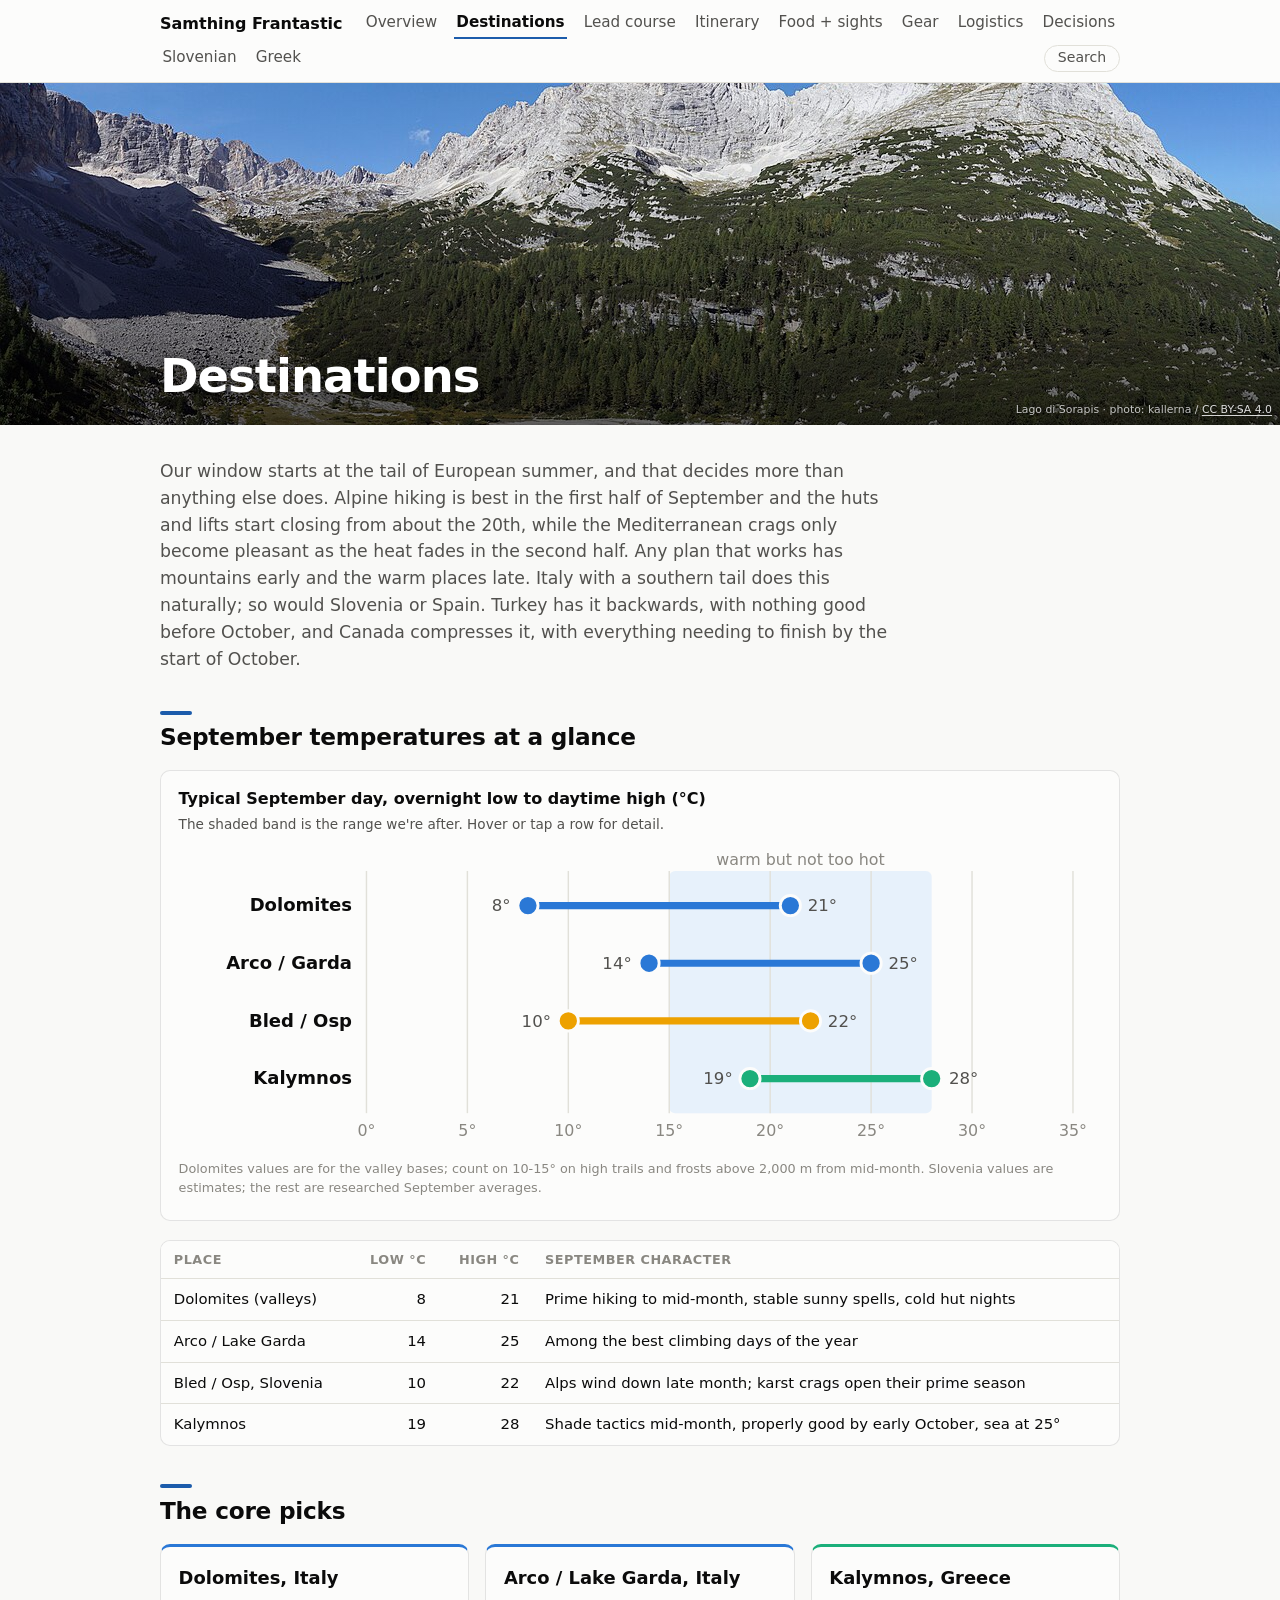
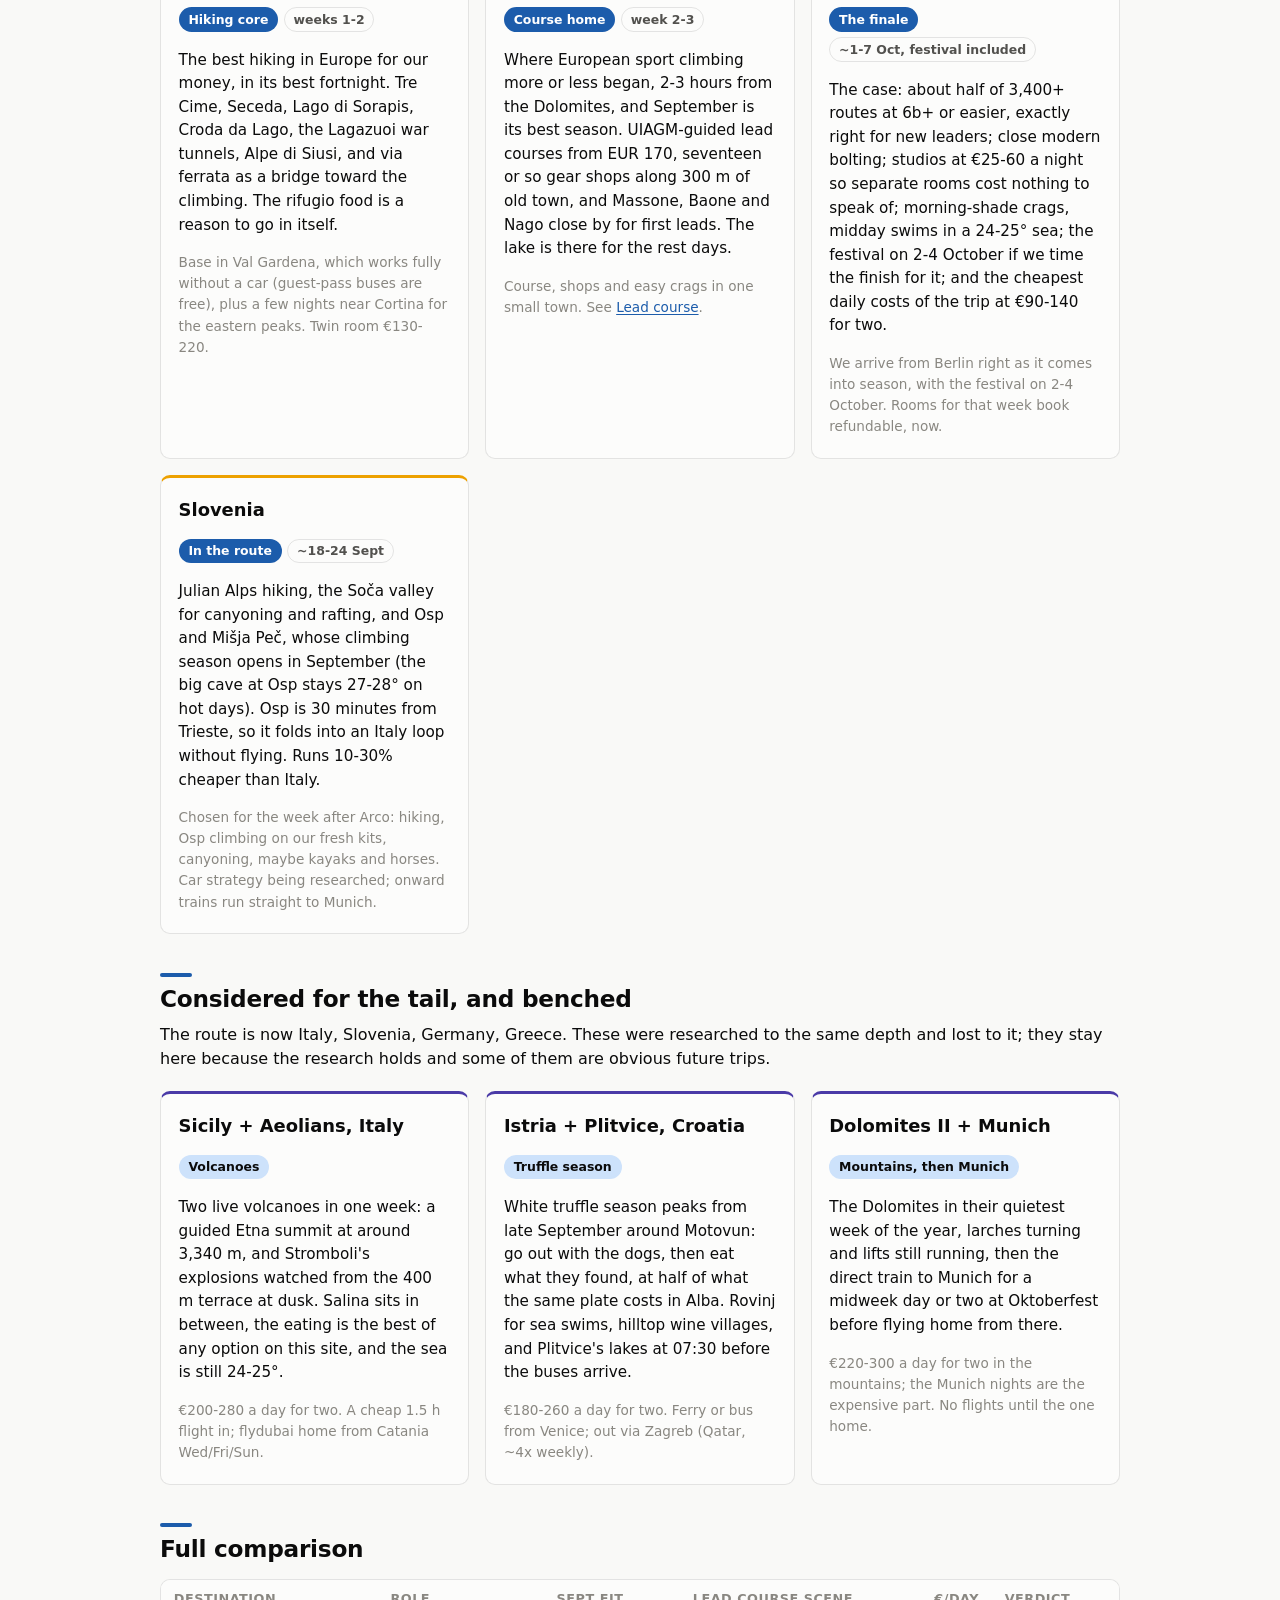
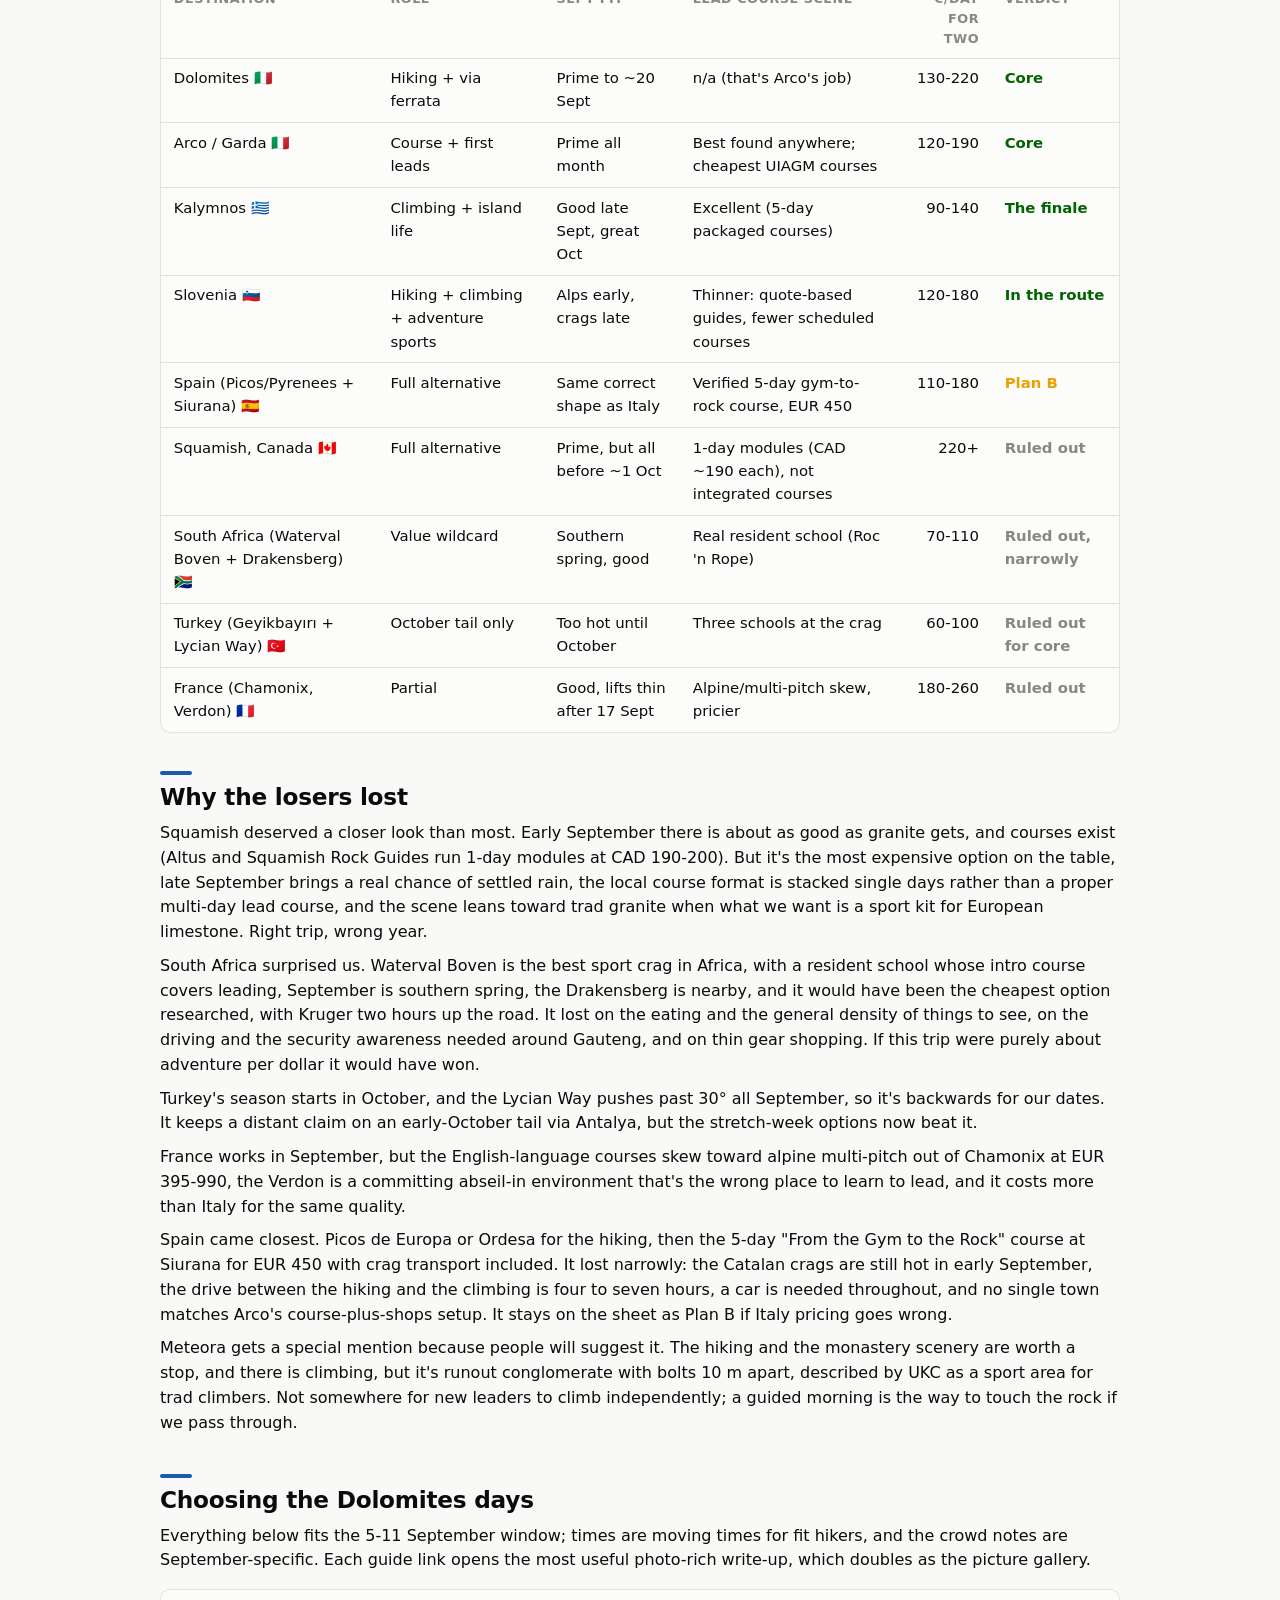
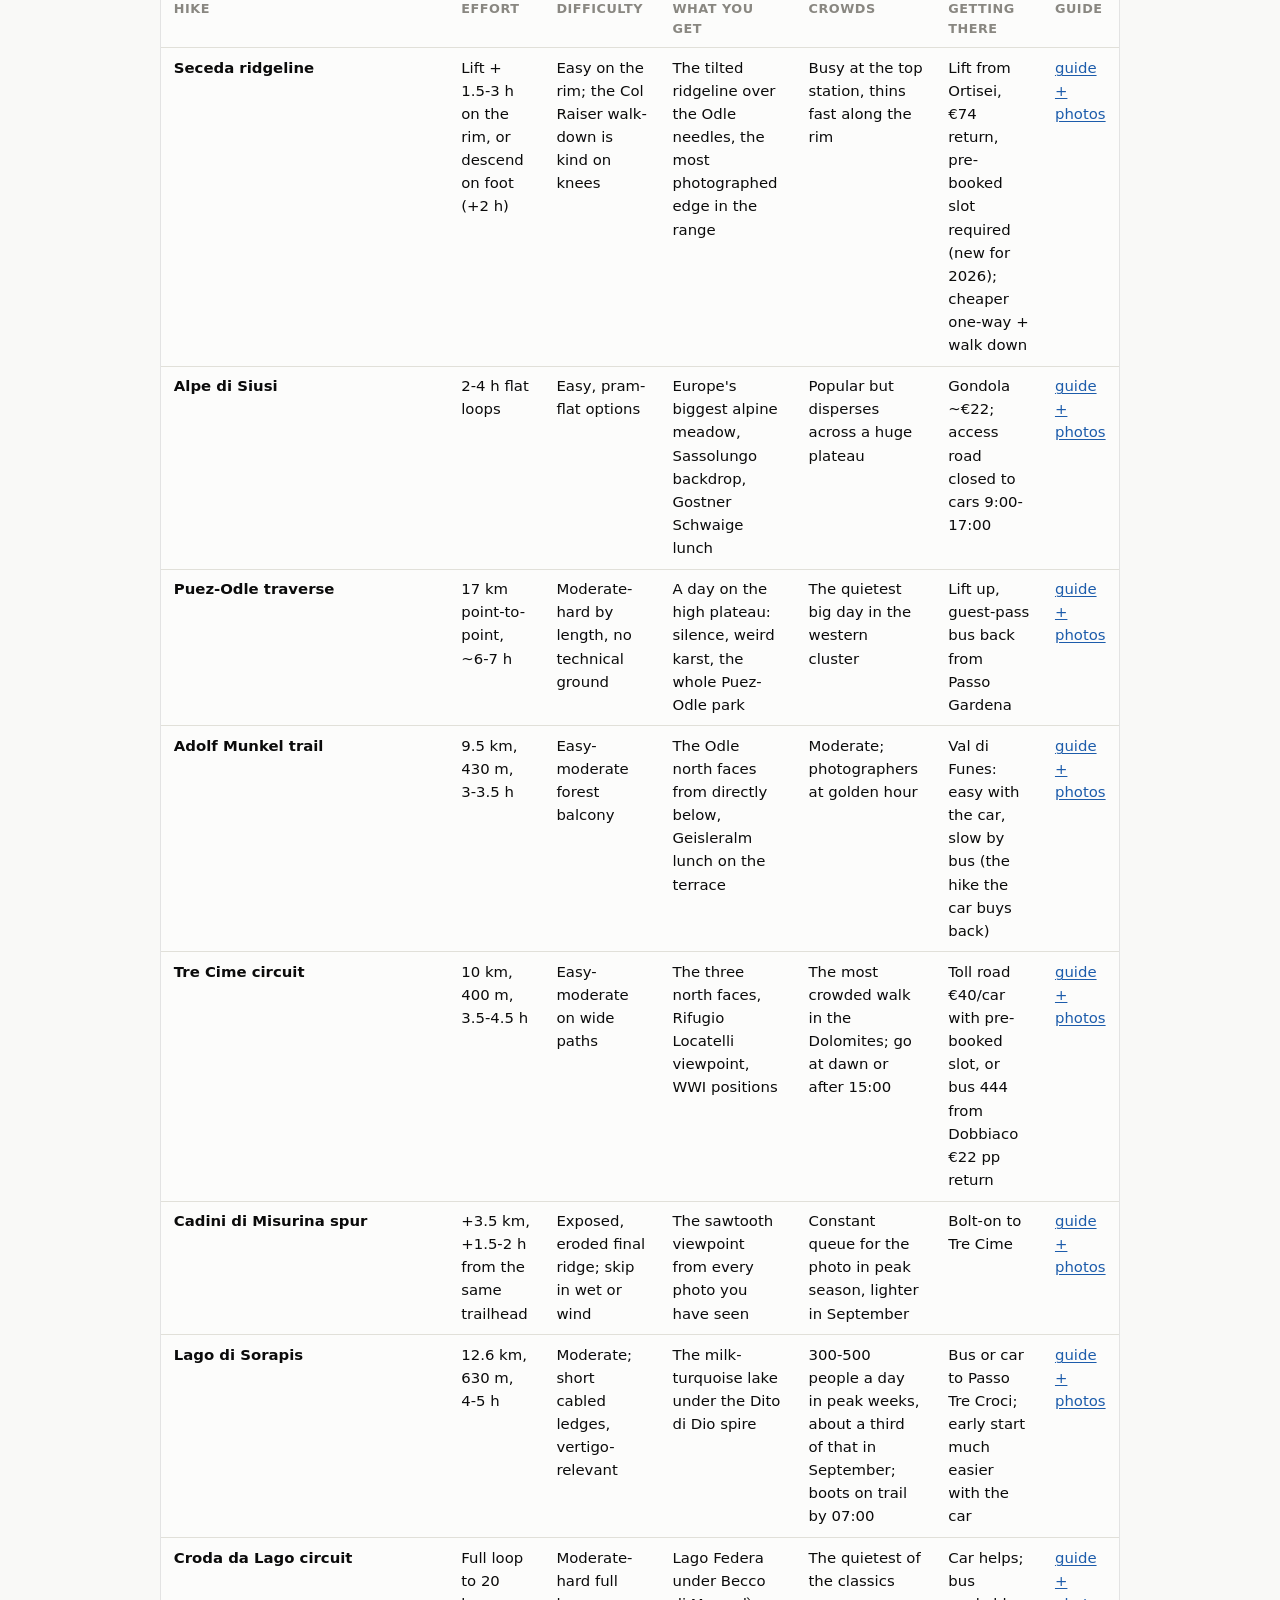
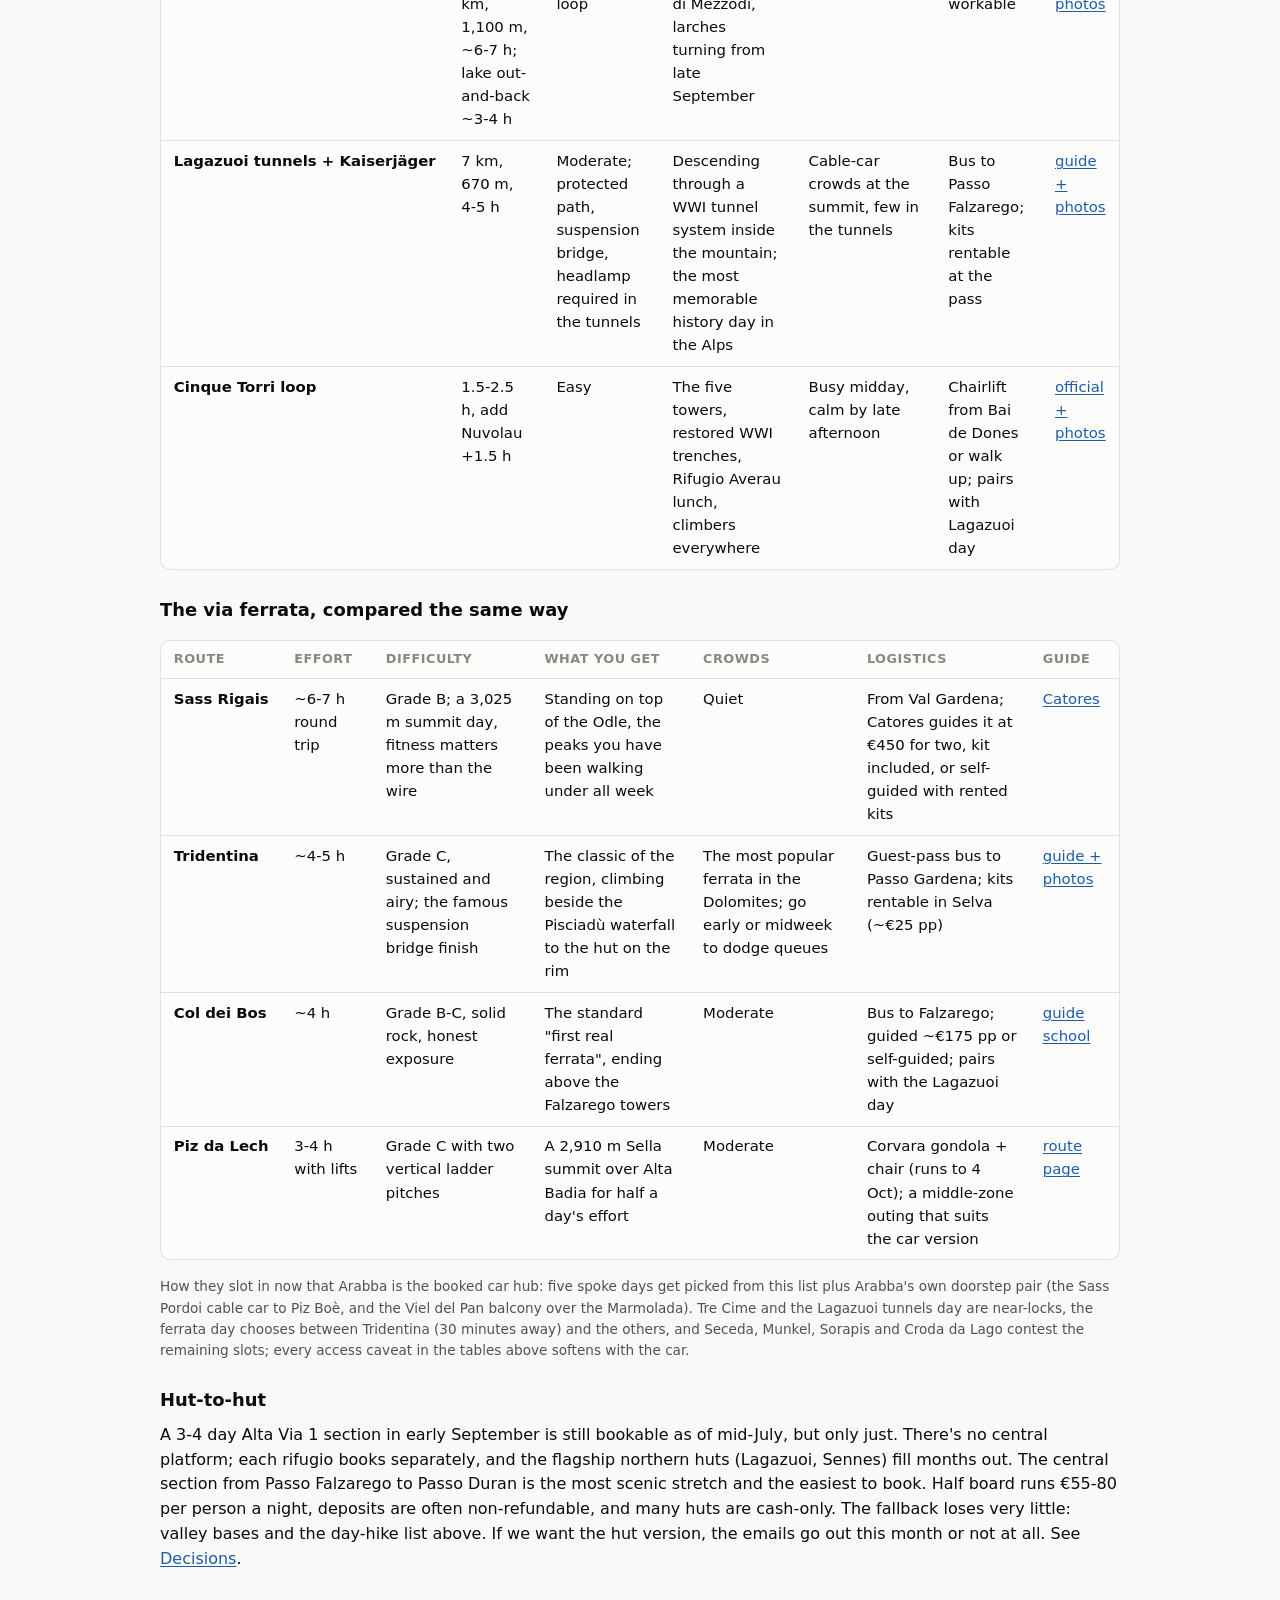
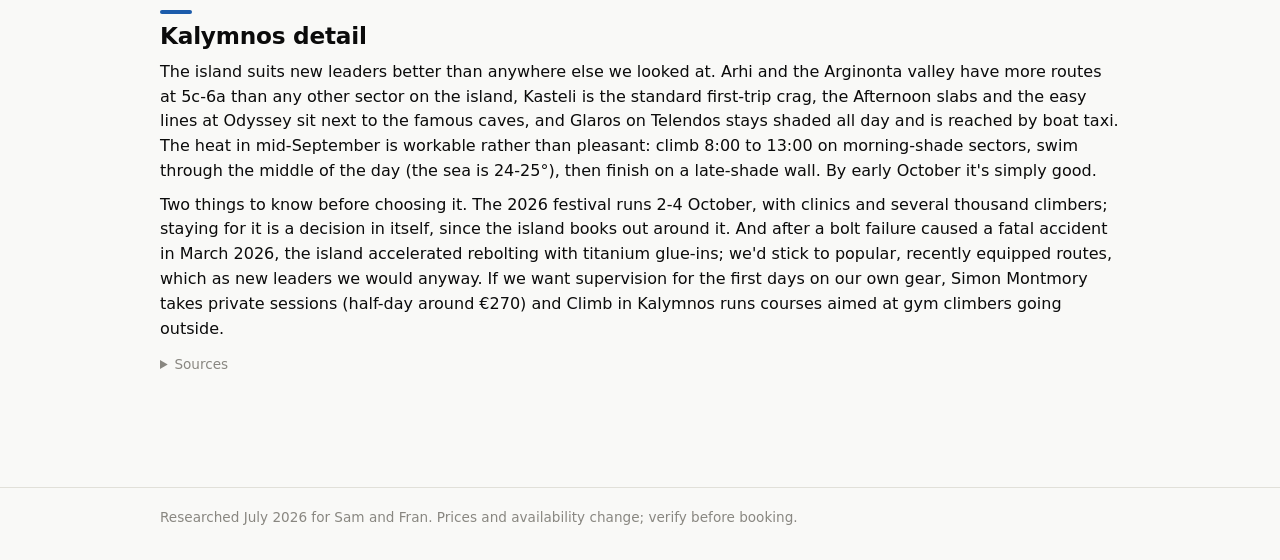
<file: destinations.html>
<!DOCTYPE html>
<html lang="en">
<head>
<meta charset="utf-8">
<meta name="viewport" content="width=device-width, initial-scale=1">
<title>Destinations - Samthing Frantastic</title>
<link rel="icon" href="data:image/svg+xml,<svg xmlns=%22http://www.w3.org/2000/svg%22 viewBox=%220 0 100 100%22><text y=%22.9em%22 font-size=%2290%22>🧗</text></svg>">
<link rel="stylesheet" href="styles.css">
</head>
<body>
<nav class="site-nav">
  <div class="nav-inner">
    <a class="brand" href="index.html">Samthing Frantastic</a>
    <a class="nav-link" href="index.html">Overview</a>
    <a class="nav-link" href="destinations.html" aria-current="page">Destinations</a>
    <a class="nav-link" href="course.html">Lead course</a>
    <a class="nav-link" href="itinerary.html">Itinerary</a>
    <a class="nav-link" href="food-and-sights.html">Food + sights</a>
    <a class="nav-link" href="gear.html">Gear</a>
    <a class="nav-link" href="logistics.html">Logistics</a>
    <a class="nav-link" href="decisions.html">Decisions</a>
    <a class="nav-link" href="slovenian.html">Slovenian</a>
    <a class="nav-link" href="greek.html">Greek</a>
  </div>
</nav>

<header class="hero">
  <img src="images/hero-sorapis.jpg" alt="The turquoise water of Lago di Sorapis beneath Dolomite peaks">
  <div class="hero-shade"></div>
  <div class="hero-content"><div><h1>Destinations</h1></div></div>
  <span class="hero-credit">Lago di Sorapis · photo: kallerna / <a href="https://commons.wikimedia.org/wiki/File:Lago_di_Sorapis_1.jpg">CC BY-SA 4.0</a></span>
</header>

<main>
<p class="lede">Our window starts at the tail of European summer, and that decides more than anything else does. Alpine hiking is best in the first half of September and the huts and lifts start closing from about the 20th, while the Mediterranean crags only become pleasant as the heat fades in the second half. Any plan that works has mountains early and the warm places late. Italy with a southern tail does this naturally; so would Slovenia or Spain. Turkey has it backwards, with nothing good before October, and Canada compresses it, with everything needing to finish by the start of October.</p>

<h2>September temperatures at a glance</h2>
<div class="viz-root">
  <p class="viz-title">Typical September day, overnight low to daytime high (°C)</p>
  <p class="viz-sub">The shaded band is the range we're after. Hover or tap a row for detail.</p>
  <div id="temp-chart"></div>
  <p class="viz-note">Dolomites values are for the valley bases; count on 10-15° on high trails and frosts above 2,000 m from mid-month. Slovenia values are estimates; the rest are researched September averages.</p>
</div>
<div class="table-wrap">
<table>
  <thead><tr><th>Place</th><th class="num">Low °C</th><th class="num">High °C</th><th>September character</th></tr></thead>
  <tbody>
    <tr><td>Dolomites (valleys)</td><td class="num">8</td><td class="num">21</td><td>Prime hiking to mid-month, stable sunny spells, cold hut nights</td></tr>
    <tr><td>Arco / Lake Garda</td><td class="num">14</td><td class="num">25</td><td>Among the best climbing days of the year</td></tr>
    <tr><td>Bled / Osp, Slovenia</td><td class="num">10</td><td class="num">22</td><td>Alps wind down late month; karst crags open their prime season</td></tr>
    <tr><td>Kalymnos</td><td class="num">19</td><td class="num">28</td><td>Shade tactics mid-month, properly good by early October, sea at 25°</td></tr>
  </tbody>
</table>
</div>

<h2>The core picks</h2>

<div class="card-grid">
  <div class="card region-italy">
    <h3>Dolomites, Italy</h3>
    <div class="badge-row"><span class="badge pick">Hiking core</span><span class="badge">weeks 1-2</span></div>
    <p>The best hiking in Europe for our money, in its best fortnight. Tre Cime, Seceda, Lago di Sorapis, Croda da Lago, the Lagazuoi war tunnels, Alpe di Siusi, and via ferrata as a bridge toward the climbing. The rifugio food is a reason to go in itself.</p>
    <p class="meta">Base in Val Gardena, which works fully without a car (guest-pass buses are free), plus a few nights near Cortina for the eastern peaks. Twin room €130-220.</p>
  </div>
  <div class="card region-italy">
    <h3>Arco / Lake Garda, Italy</h3>
    <div class="badge-row"><span class="badge pick">Course home</span><span class="badge">week 2-3</span></div>
    <p>Where European sport climbing more or less began, 2-3 hours from the Dolomites, and September is its best season. UIAGM-guided lead courses from EUR 170, seventeen or so gear shops along 300 m of old town, and Massone, Baone and Nago close by for first leads. The lake is there for the rest days.</p>
    <p class="meta">Course, shops and easy crags in one small town. See <a href="course.html">Lead course</a>.</p>
  </div>
  <div class="card region-greece">
    <h3>Kalymnos, Greece</h3>
    <div class="badge-row"><span class="badge pick">The finale</span><span class="badge">~1-7 Oct, festival included</span></div>
    <p>The case: about half of 3,400+ routes at 6b+ or easier, exactly right for new leaders; close modern bolting; studios at €25-60 a night so separate rooms cost nothing to speak of; morning-shade crags, midday swims in a 24-25° sea; the festival on 2-4 October if we time the finish for it; and the cheapest daily costs of the trip at €90-140 for two.</p>
    <p class="meta">We arrive from Berlin right as it comes into season, with the festival on 2-4 October. Rooms for that week book refundable, now.</p>
  </div>
  <div class="card region-slovenia">
    <h3>Slovenia</h3>
    <div class="badge-row"><span class="badge pick">In the route</span><span class="badge">~18-24 Sept</span></div>
    <p>Julian Alps hiking, the Soča valley for canyoning and rafting, and Osp and Mišja Peč, whose climbing season opens in September (the big cave at Osp stays 27-28° on hot days). Osp is 30 minutes from Trieste, so it folds into an Italy loop without flying. Runs 10-30% cheaper than Italy.</p>
    <p class="meta">Chosen for the week after Arco: hiking, Osp climbing on our fresh kits, canyoning, maybe kayaks and horses. Car strategy being researched; onward trains run straight to Munich.</p>
  </div>
</div>

<h2>Considered for the tail, and benched</h2>
<p>The route is now Italy, Slovenia, Germany, Greece. These were researched to the same depth and lost to it; they stay here because the research holds and some of them are obvious future trips.</p>
<div class="card-grid">
  <div class="card region-stretch">
    <h3>Sicily + Aeolians, Italy</h3>
    <div class="badge-row"><span class="badge solid">Volcanoes</span></div>
    <p>Two live volcanoes in one week: a guided Etna summit at around 3,340 m, and Stromboli's explosions watched from the 400 m terrace at dusk. Salina sits in between, the eating is the best of any option on this site, and the sea is still 24-25°.</p>
    <p class="meta">€200-280 a day for two. A cheap 1.5 h flight in; flydubai home from Catania Wed/Fri/Sun.</p>
  </div>
  <div class="card region-stretch">
    <h3>Istria + Plitvice, Croatia</h3>
    <div class="badge-row"><span class="badge solid">Truffle season</span></div>
    <p>White truffle season peaks from late September around Motovun: go out with the dogs, then eat what they found, at half of what the same plate costs in Alba. Rovinj for sea swims, hilltop wine villages, and Plitvice's lakes at 07:30 before the buses arrive.</p>
    <p class="meta">€180-260 a day for two. Ferry or bus from Venice; out via Zagreb (Qatar, ~4x weekly).</p>
  </div>
  <div class="card region-stretch">
    <h3>Dolomites II + Munich</h3>
    <div class="badge-row"><span class="badge solid">Mountains, then Munich</span></div>
    <p>The Dolomites in their quietest week of the year, larches turning and lifts still running, then the direct train to Munich for a midweek day or two at Oktoberfest before flying home from there.</p>
    <p class="meta">€220-300 a day for two in the mountains; the Munich nights are the expensive part. No flights until the one home.</p>
  </div>
</div>

<h2>Full comparison</h2>
<div class="table-wrap">
<table>
  <thead>
    <tr><th>Destination</th><th>Role</th><th>Sept fit</th><th>Lead course scene</th><th class="num">€/day for two</th><th>Verdict</th></tr>
  </thead>
  <tbody>
    <tr><td>Dolomites 🇮🇹</td><td>Hiking + via ferrata</td><td>Prime to ~20 Sept</td><td>n/a (that's Arco's job)</td><td class="num">130-220</td><td class="verdict go">Core</td></tr>
    <tr><td>Arco / Garda 🇮🇹</td><td>Course + first leads</td><td>Prime all month</td><td>Best found anywhere; cheapest UIAGM courses</td><td class="num">120-190</td><td class="verdict go">Core</td></tr>
    <tr><td>Kalymnos 🇬🇷</td><td>Climbing + island life</td><td>Good late Sept, great Oct</td><td>Excellent (5-day packaged courses)</td><td class="num">90-140</td><td class="verdict go">The finale</td></tr>
    <tr><td>Slovenia 🇸🇮</td><td>Hiking + climbing + adventure sports</td><td>Alps early, crags late</td><td>Thinner: quote-based guides, fewer scheduled courses</td><td class="num">120-180</td><td class="verdict go">In the route</td></tr>
    <tr><td>Spain (Picos/Pyrenees + Siurana) 🇪🇸</td><td>Full alternative</td><td>Same correct shape as Italy</td><td>Verified 5-day gym-to-rock course, EUR 450</td><td class="num">110-180</td><td class="verdict maybe">Plan B</td></tr>
    <tr><td>Squamish, Canada 🇨🇦</td><td>Full alternative</td><td>Prime, but all before ~1 Oct</td><td>1-day modules (CAD ~190 each), not integrated courses</td><td class="num">220+</td><td class="verdict no">Ruled out</td></tr>
    <tr><td>South Africa (Waterval Boven + Drakensberg) 🇿🇦</td><td>Value wildcard</td><td>Southern spring, good</td><td>Real resident school (Roc 'n Rope)</td><td class="num">70-110</td><td class="verdict no">Ruled out, narrowly</td></tr>
    <tr><td>Turkey (Geyikbayırı + Lycian Way) 🇹🇷</td><td>October tail only</td><td>Too hot until October</td><td>Three schools at the crag</td><td class="num">60-100</td><td class="verdict no">Ruled out for core</td></tr>
    <tr><td>France (Chamonix, Verdon) 🇫🇷</td><td>Partial</td><td>Good, lifts thin after 17 Sept</td><td>Alpine/multi-pitch skew, pricier</td><td class="num">180-260</td><td class="verdict no">Ruled out</td></tr>
  </tbody>
</table>
</div>

<h2>Why the losers lost</h2>
<p>Squamish deserved a closer look than most. Early September there is about as good as granite gets, and courses exist (Altus and Squamish Rock Guides run 1-day modules at CAD 190-200). But it's the most expensive option on the table, late September brings a real chance of settled rain, the local course format is stacked single days rather than a proper multi-day lead course, and the scene leans toward trad granite when what we want is a sport kit for European limestone. Right trip, wrong year.</p>
<p>South Africa surprised us. Waterval Boven is the best sport crag in Africa, with a resident school whose intro course covers leading, September is southern spring, the Drakensberg is nearby, and it would have been the cheapest option researched, with Kruger two hours up the road. It lost on the eating and the general density of things to see, on the driving and the security awareness needed around Gauteng, and on thin gear shopping. If this trip were purely about adventure per dollar it would have won.</p>
<p>Turkey's season starts in October, and the Lycian Way pushes past 30° all September, so it's backwards for our dates. It keeps a distant claim on an early-October tail via Antalya, but the stretch-week options now beat it.</p>
<p>France works in September, but the English-language courses skew toward alpine multi-pitch out of Chamonix at EUR 395-990, the Verdon is a committing abseil-in environment that's the wrong place to learn to lead, and it costs more than Italy for the same quality.</p>
<p>Spain came closest. Picos de Europa or Ordesa for the hiking, then the 5-day "From the Gym to the Rock" course at Siurana for EUR 450 with crag transport included. It lost narrowly: the Catalan crags are still hot in early September, the drive between the hiking and the climbing is four to seven hours, a car is needed throughout, and no single town matches Arco's course-plus-shops setup. It stays on the sheet as Plan B if Italy pricing goes wrong.</p>
<p>Meteora gets a special mention because people will suggest it. The hiking and the monastery scenery are worth a stop, and there is climbing, but it's runout conglomerate with bolts 10 m apart, described by UKC as a sport area for trad climbers. Not somewhere for new leaders to climb independently; a guided morning is the way to touch the rock if we pass through.</p>

<h2>Choosing the Dolomites days</h2>
<p>Everything below fits the 5-11 September window; times are moving times for fit hikers, and the crowd notes are September-specific. Each guide link opens the most useful photo-rich write-up, which doubles as the picture gallery.</p>
<div class="table-wrap">
<table>
  <thead><tr><th>Hike</th><th>Effort</th><th>Difficulty</th><th>What you get</th><th>Crowds</th><th>Getting there</th><th>Guide</th></tr></thead>
  <tbody>
    <tr><td class="nowrap"><strong>Seceda ridgeline</strong></td><td>Lift + 1.5-3 h on the rim, or descend on foot (+2 h)</td><td>Easy on the rim; the Col Raiser walk-down is kind on knees</td><td>The tilted ridgeline over the Odle needles, the most photographed edge in the range</td><td>Busy at the top station, thins fast along the rim</td><td>Lift from Ortisei, €74 return, pre-booked slot required (new for 2026); cheaper one-way + walk down</td><td><a href="https://www.moonhoneytravel.com/seceda-dolomites/">guide + photos</a></td></tr>
    <tr><td class="nowrap"><strong>Alpe di Siusi</strong></td><td>2-4 h flat loops</td><td>Easy, pram-flat options</td><td>Europe's biggest alpine meadow, Sassolungo backdrop, Gostner Schwaige lunch</td><td>Popular but disperses across a huge plateau</td><td>Gondola ~€22; access road closed to cars 9:00-17:00</td><td><a href="https://www.moonhoneytravel.com/alpe-di-siusi-seiser-alm-italy/">guide + photos</a></td></tr>
    <tr><td class="nowrap"><strong>Puez-Odle traverse</strong></td><td>17 km point-to-point, ~6-7 h</td><td>Moderate-hard by length, no technical ground</td><td>A day on the high plateau: silence, weird karst, the whole Puez-Odle park</td><td>The quietest big day in the western cluster</td><td>Lift up, guest-pass bus back from Passo Gardena</td><td><a href="https://www.earthtrekkers.com/hiking-puez-odle-altopiano/">guide + photos</a></td></tr>
    <tr><td class="nowrap"><strong>Adolf Munkel trail</strong></td><td>9.5 km, 430 m, 3-3.5 h</td><td>Easy-moderate forest balcony</td><td>The Odle north faces from directly below, Geisleralm lunch on the terrace</td><td>Moderate; photographers at golden hour</td><td>Val di Funes: easy with the car, slow by bus (the hike the car buys back)</td><td><a href="https://www.moonhoneytravel.com/hiking-adolf-munkel-trail-dolomites/">guide + photos</a></td></tr>
    <tr><td class="nowrap"><strong>Tre Cime circuit</strong></td><td>10 km, 400 m, 3.5-4.5 h</td><td>Easy-moderate on wide paths</td><td>The three north faces, Rifugio Locatelli viewpoint, WWI positions</td><td>The most crowded walk in the Dolomites; go at dawn or after 15:00</td><td>Toll road €40/car with pre-booked slot, or bus 444 from Dobbiaco €22 pp return</td><td><a href="https://throneandvine.com/tre-cime-di-lavaredo-drei-zinnen-guide/">guide + photos</a></td></tr>
    <tr><td class="nowrap"><strong>Cadini di Misurina spur</strong></td><td>+3.5 km, +1.5-2 h from the same trailhead</td><td>Exposed, eroded final ridge; skip in wet or wind</td><td>The sawtooth viewpoint from every photo you have seen</td><td>Constant queue for the photo in peak season, lighter in September</td><td>Bolt-on to Tre Cime</td><td><a href="https://www.moonhoneytravel.com/cadini-di-misurina-viewpoint-hike/">guide + photos</a></td></tr>
    <tr><td class="nowrap"><strong>Lago di Sorapis</strong></td><td>12.6 km, 630 m, 4-5 h</td><td>Moderate; short cabled ledges, vertigo-relevant</td><td>The milk-turquoise lake under the Dito di Dio spire</td><td>300-500 people a day in peak weeks, about a third of that in September; boots on trail by 07:00</td><td>Bus or car to Passo Tre Croci; early start much easier with the car</td><td><a href="https://www.moonhoneytravel.com/lago-di-sorapis-hike/">guide + photos</a></td></tr>
    <tr><td class="nowrap"><strong>Croda da Lago circuit</strong></td><td>Full loop to 20 km, 1,100 m, ~6-7 h; lake out-and-back ~3-4 h</td><td>Moderate-hard full loop</td><td>Lago Federa under Becco di Mezzodì, larches turning from late September</td><td>The quietest of the classics</td><td>Car helps; bus workable</td><td><a href="https://www.earthtrekkers.com/croda-da-lago-circuit-lago-federa-hike/">guide + photos</a></td></tr>
    <tr><td class="nowrap"><strong>Lagazuoi tunnels + Kaiserjäger</strong></td><td>7 km, 670 m, 4-5 h</td><td>Moderate; protected path, suspension bridge, headlamp required in the tunnels</td><td>Descending through a WWI tunnel system inside the mountain; the most memorable history day in the Alps</td><td>Cable-car crowds at the summit, few in the tunnels</td><td>Bus to Passo Falzarego; kits rentable at the pass</td><td><a href="https://inafarawayland.com/lagazuoi-tunnels-day-hike/">guide + photos</a></td></tr>
    <tr><td class="nowrap"><strong>Cinque Torri loop</strong></td><td>1.5-2.5 h, add Nuvolau +1.5 h</td><td>Easy</td><td>The five towers, restored WWI trenches, Rifugio Averau lunch, climbers everywhere</td><td>Busy midday, calm by late afternoon</td><td>Chairlift from Bai de Dones or walk up; pairs with Lagazuoi day</td><td><a href="https://5torri.it/EN/s27-Cinque-Torri-Refuge">official + photos</a></td></tr>
  </tbody>
</table>
</div>

<h3>The via ferrata, compared the same way</h3>
<div class="table-wrap">
<table>
  <thead><tr><th>Route</th><th>Effort</th><th>Difficulty</th><th>What you get</th><th>Crowds</th><th>Logistics</th><th>Guide</th></tr></thead>
  <tbody>
    <tr><td class="nowrap"><strong>Sass Rigais</strong></td><td>~6-7 h round trip</td><td>Grade B; a 3,025 m summit day, fitness matters more than the wire</td><td>Standing on top of the Odle, the peaks you have been walking under all week</td><td>Quiet</td><td>From Val Gardena; Catores guides it at €450 for two, kit included, or self-guided with rented kits</td><td><a href="https://www.catores.com/en/via-ferrata-classics.asp?idc=73">Catores</a></td></tr>
    <tr><td class="nowrap"><strong>Tridentina</strong></td><td>~4-5 h</td><td>Grade C, sustained and airy; the famous suspension bridge finish</td><td>The classic of the region, climbing beside the Pisciadù waterfall to the hut on the rim</td><td>The most popular ferrata in the Dolomites; go early or midweek to dodge queues</td><td>Guest-pass bus to Passo Gardena; kits rentable in Selva (~€25 pp)</td><td><a href="https://inafarawayland.com/beginner-via-ferratas-italian-dolomites/">guide + photos</a></td></tr>
    <tr><td class="nowrap"><strong>Col dei Bos</strong></td><td>~4 h</td><td>Grade B-C, solid rock, honest exposure</td><td>The standard "first real ferrata", ending above the Falzarego towers</td><td>Moderate</td><td>Bus to Falzarego; guided ~€175 pp or self-guided; pairs with the Lagazuoi day</td><td><a href="https://www.alpinschule-dreizinnen.com/en/touren/via-ferrata-brigata-alpina-col-dei-bos/">guide school</a></td></tr>
    <tr><td class="nowrap"><strong>Piz da Lech</strong></td><td>3-4 h with lifts</td><td>Grade C with two vertical ladder pitches</td><td>A 2,910 m Sella summit over Alta Badia for half a day's effort</td><td>Moderate</td><td>Corvara gondola + chair (runs to 4 Oct); a middle-zone outing that suits the car version</td><td><a href="https://www.ferrate365.it/en/vie-ferrate/ferrata-piz-lech-corvara-sella/">route page</a></td></tr>
  </tbody>
</table>
</div>
<p class="small">How they slot in now that Arabba is the booked car hub: five spoke days get picked from this list plus Arabba's own doorstep pair (the Sass Pordoi cable car to Piz Boè, and the Viel del Pan balcony over the Marmolada). Tre Cime and the Lagazuoi tunnels day are near-locks, the ferrata day chooses between Tridentina (30 minutes away) and the others, and Seceda, Munkel, Sorapis and Croda da Lago contest the remaining slots; every access caveat in the tables above softens with the car.</p>

<h3>Hut-to-hut</h3>
<p>A 3-4 day Alta Via 1 section in early September is still bookable as of mid-July, but only just. There's no central platform; each rifugio books separately, and the flagship northern huts (Lagazuoi, Sennes) fill months out. The central section from Passo Falzarego to Passo Duran is the most scenic stretch and the easiest to book. Half board runs €55-80 per person a night, deposits are often non-refundable, and many huts are cash-only. The fallback loses very little: valley bases and the day-hike list above. If we want the hut version, the emails go out this month or not at all. See <a href="decisions.html">Decisions</a>.</p>

<h2>Kalymnos detail</h2>
<p>The island suits new leaders better than anywhere else we looked at. Arhi and the Arginonta valley have more routes at 5c-6a than any other sector on the island, Kasteli is the standard first-trip crag, the Afternoon slabs and the easy lines at Odyssey sit next to the famous caves, and Glaros on Telendos stays shaded all day and is reached by boat taxi. The heat in mid-September is workable rather than pleasant: climb 8:00 to 13:00 on morning-shade sectors, swim through the middle of the day (the sea is 24-25°), then finish on a late-shade wall. By early October it's simply good.</p>
<p>Two things to know before choosing it. The 2026 festival runs 2-4 October, with clinics and several thousand climbers; staying for it is a decision in itself, since the island books out around it. And after a bolt failure caused a fatal accident in March 2026, the island accelerated rebolting with titanium glue-ins; we'd stick to popular, recently equipped routes, which as new leaders we would anyway. If we want supervision for the first days on our own gear, Simon Montmory takes private sessions (half-day around €270) and Climb in Kalymnos runs courses aimed at gym climbers going outside.</p>

<details class="sources">
  <summary>Sources</summary>
  <ul>
    <li>Dolomites: <a href="https://www.seceda.it/en/summer">Seceda lifts and 2026 prices</a>, <a href="https://cortinadampezzo.it/en/news-en/summer-lift-openings/">Cortina lift dates</a>, <a href="https://www.moonhoneytravel.com/rifugio-auronzo-toll-road/">Tre Cime toll reservation</a>, <a href="https://auronzo.info/en/how-to-get-to-the-tre-cime-di-lavaredo/">bus 444</a>, <a href="https://takeahike.io/blog/the-complete-guide-to-booking-alta-via-1-rifugios/">Alta Via 1 booking guide</a>, <a href="https://huttohuthikingdolomites.com/blog/which-alta-via-1-itinerary-to-choose">section comparison</a>, <a href="https://www.catores.com/en/via-ferrata.php">Catores guide rates</a>, <a href="https://monttrekking.com/info/hiking_season_dolomites.php">season and weather</a>, <a href="https://www.moonhoneytravel.com/dolomites-without-a-car/">car-free logistics</a></li>
    <li>Kalymnos: <a href="https://climbkalymnos.com/climbing/">Climb Kalymnos official guide</a>, <a href="https://www.holiday-weather.com/kalymnos/averages/">September averages</a>, <a href="https://www.oliunid.com/blog/five-easy-and-unforgettable-crags-to-climb-in-kalymnos/">easy crags</a>, <a href="https://www.jadescapades.com/beginner-climbing-kalymnos/">beginner guide</a>, <a href="https://climbingfestival.kalymnos-isl.gr/">festival 2-4 Oct 2026</a>, <a href="https://www.kalymnosclimbingguide.com/">Kalymnos Climbing Guide</a></li>
    <li>Alternatives: <a href="https://climbistria.com/climbing-locations/slovenia/misja-pec/">Mišja Peč season</a>, <a href="https://www.lifeadventures.si/trips/rock-climbing-course/">LIFE Adventures course</a>, <a href="https://www.climbingsiurana.com/en/portfolio/from-the-gym-to-the-rock/">Siurana gym-to-rock course</a>, <a href="https://www.s-capetravel.eu/blog/picos-de-europa-weather">Picos September</a>, <a href="https://altusmountainguides.com/courses/sport-climbing-course-squamish">Altus Squamish</a>, <a href="https://squamishrockguides.com/program/sport-climbing/">Squamish Rock Guides</a>, <a href="http://rocrope.com/adventures/">Roc 'n Rope</a>, <a href="https://www.thelandgeyikbayiri.com/en/geyikbayiri-weather-best-times-for-climbing/">Geyikbayırı season</a>, <a href="https://www.chamonix-guides.com/en/activities/details/rock-climbing-rock-climbing-course">Chamonix courses</a>, <a href="https://www.ukclimbing.com/articles/destinations/meteora_greece_-_a_sport_climbing_area_for_trad_climbers-15531">UKC on Meteora</a></li>
  </ul>
</details>
</main>

<footer class="site-footer">
  <div class="footer-inner">Researched July 2026 for Sam and Fran. Prices and availability change; verify before booking.</div>
</footer>

<script src="site.js"></script>
<script>
renderRangeChart("temp-chart", [
  { label: "Dolomites", low: 8, high: 21,
    color: "var(--series-1)",
    note: "Valley bases. Prime hiking to ~20 Sept, then huts and lifts wind down. Frosts above 2,000 m from mid-month." },
  { label: "Arco / Garda", low: 14, high: 25,
    color: "var(--series-1)",
    note: "September and October are rated among the best climbing days of the year here." },
  { label: "Bled / Osp", low: 10, high: 22,
    color: "var(--series-3)",
    note: "Estimates. Julian Alps hiking to late Sept; Osp and Mišja Peč open their prime season in September." },
  { label: "Kalymnos", low: 19, high: 28,
    color: "var(--series-2)",
    note: "Researched averages. Shade tactics mid-Sept, prime by early Oct. Sea at 24-25° for daily swims." }
], { min: 0, max: 35, band: { from: 15, to: 28, label: "warm but not too hot" },
     ariaLabel: "September temperature ranges for candidate destinations" });
</script>
</body>
</html>
</file>
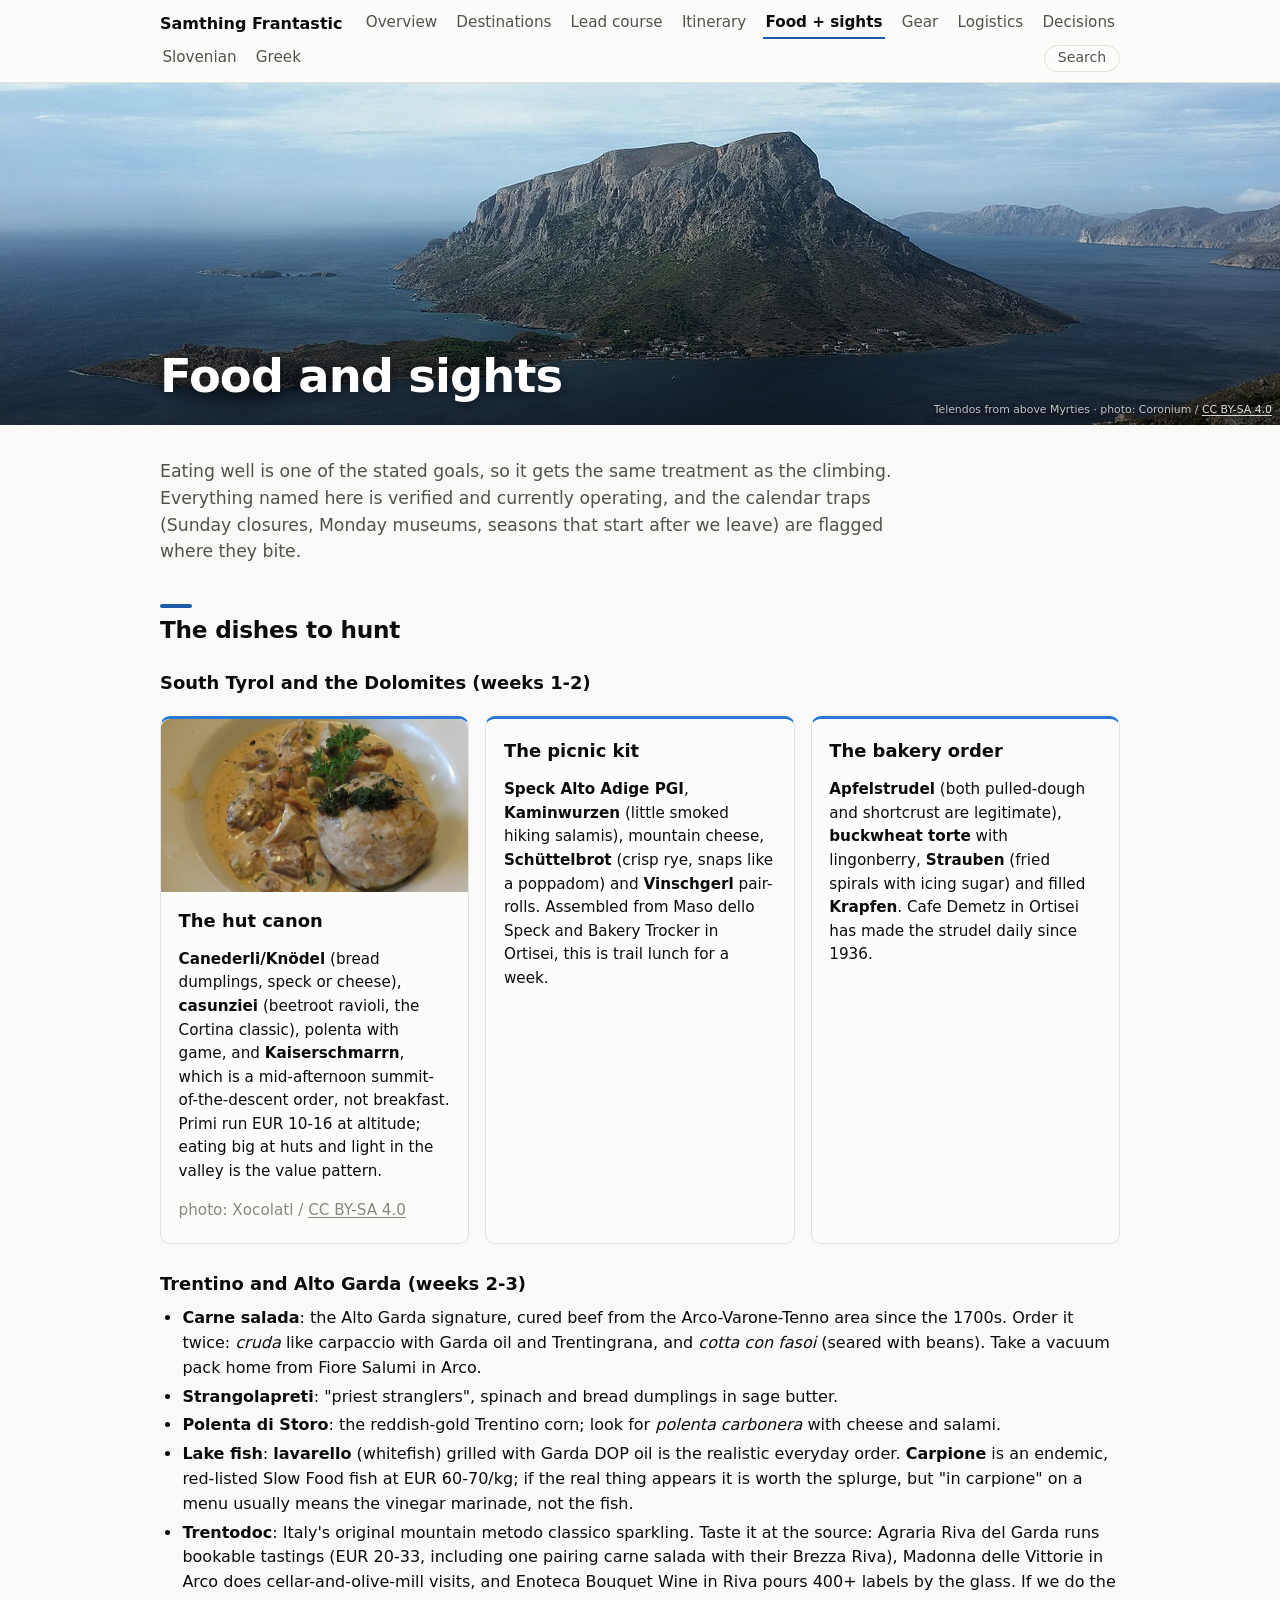
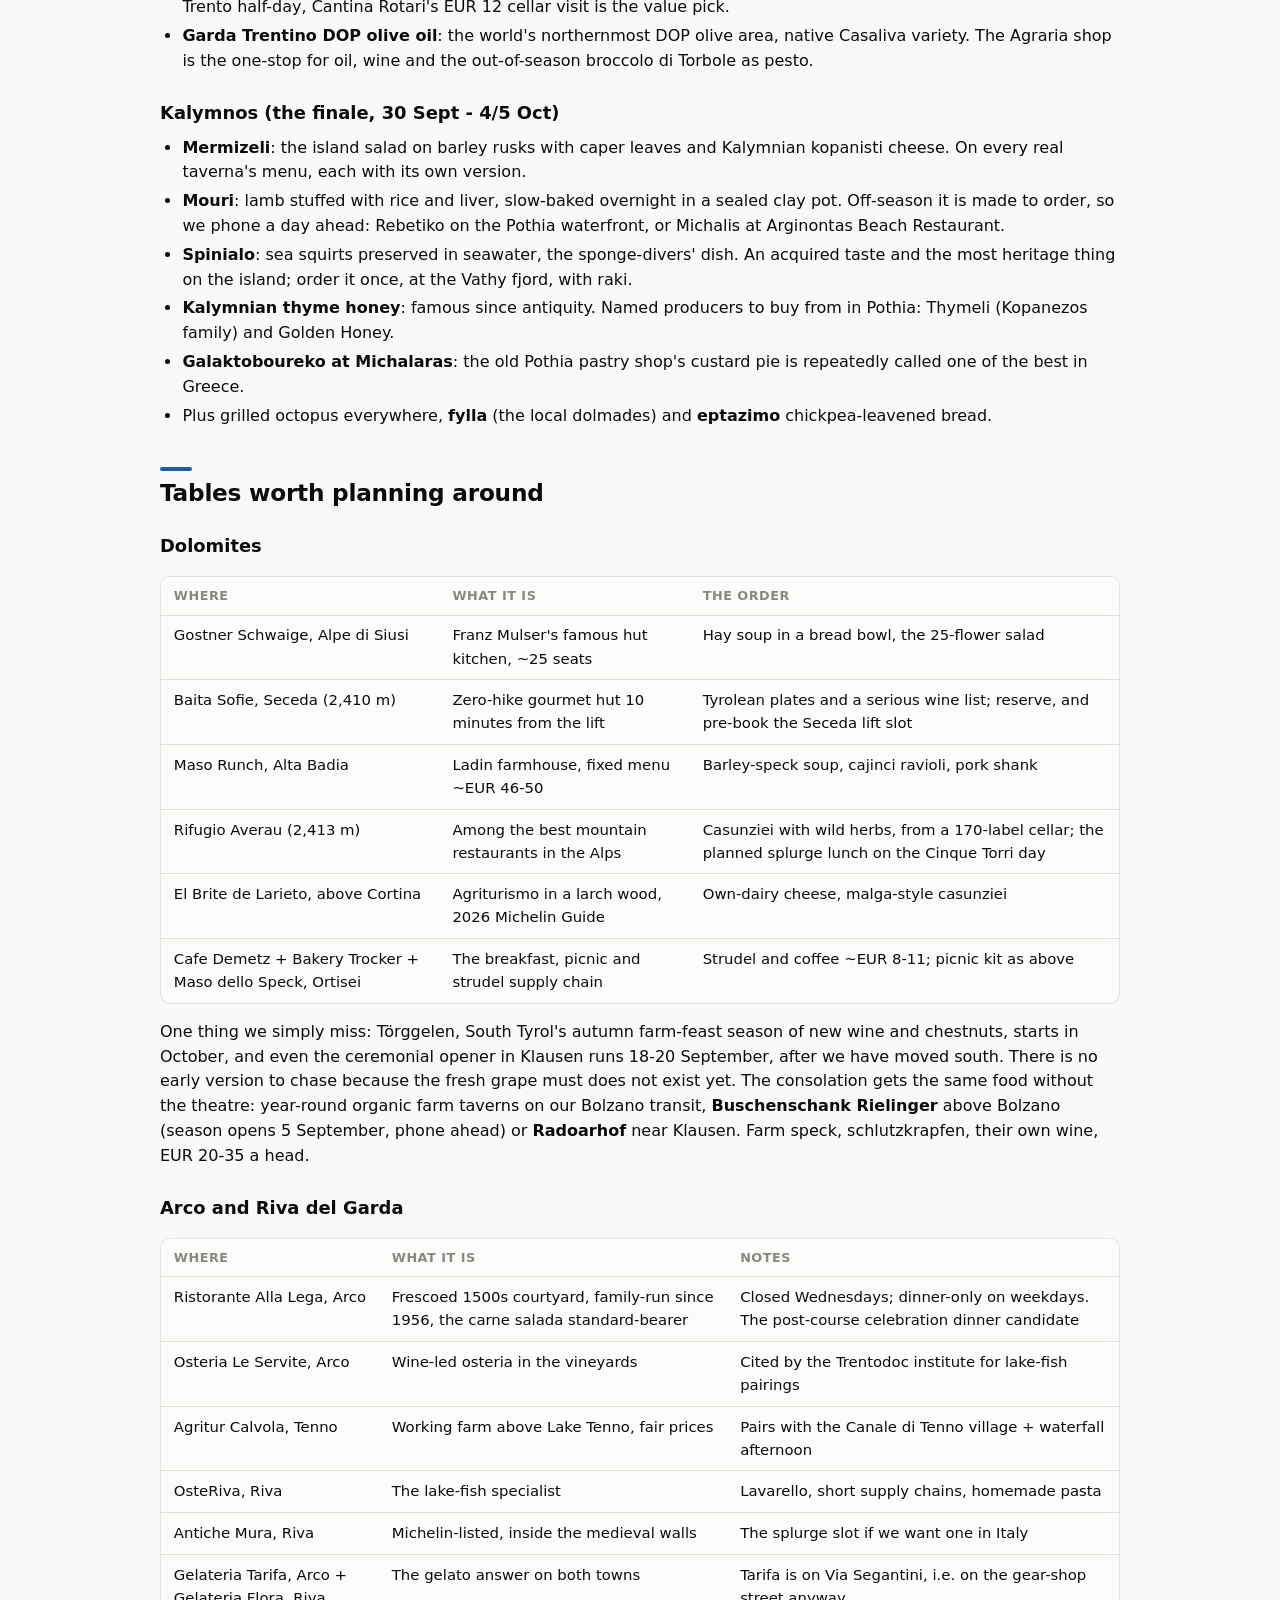
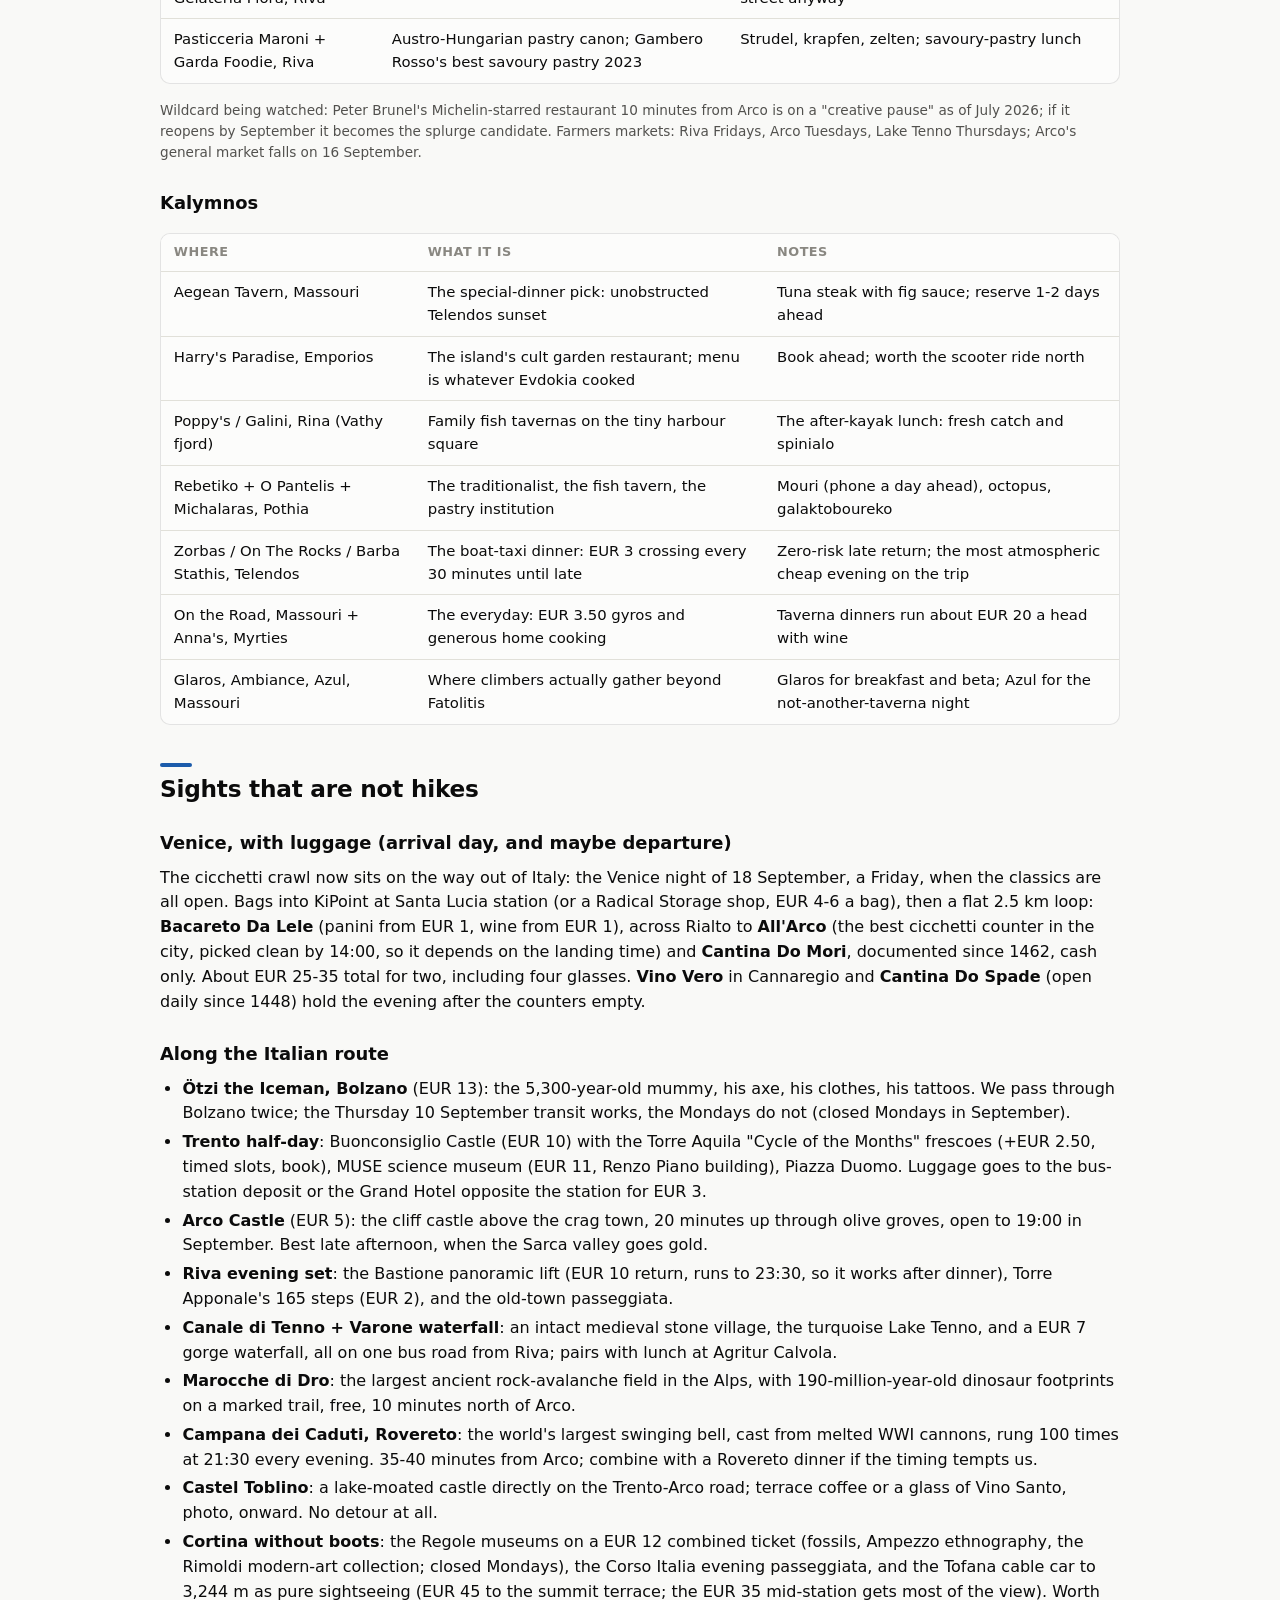
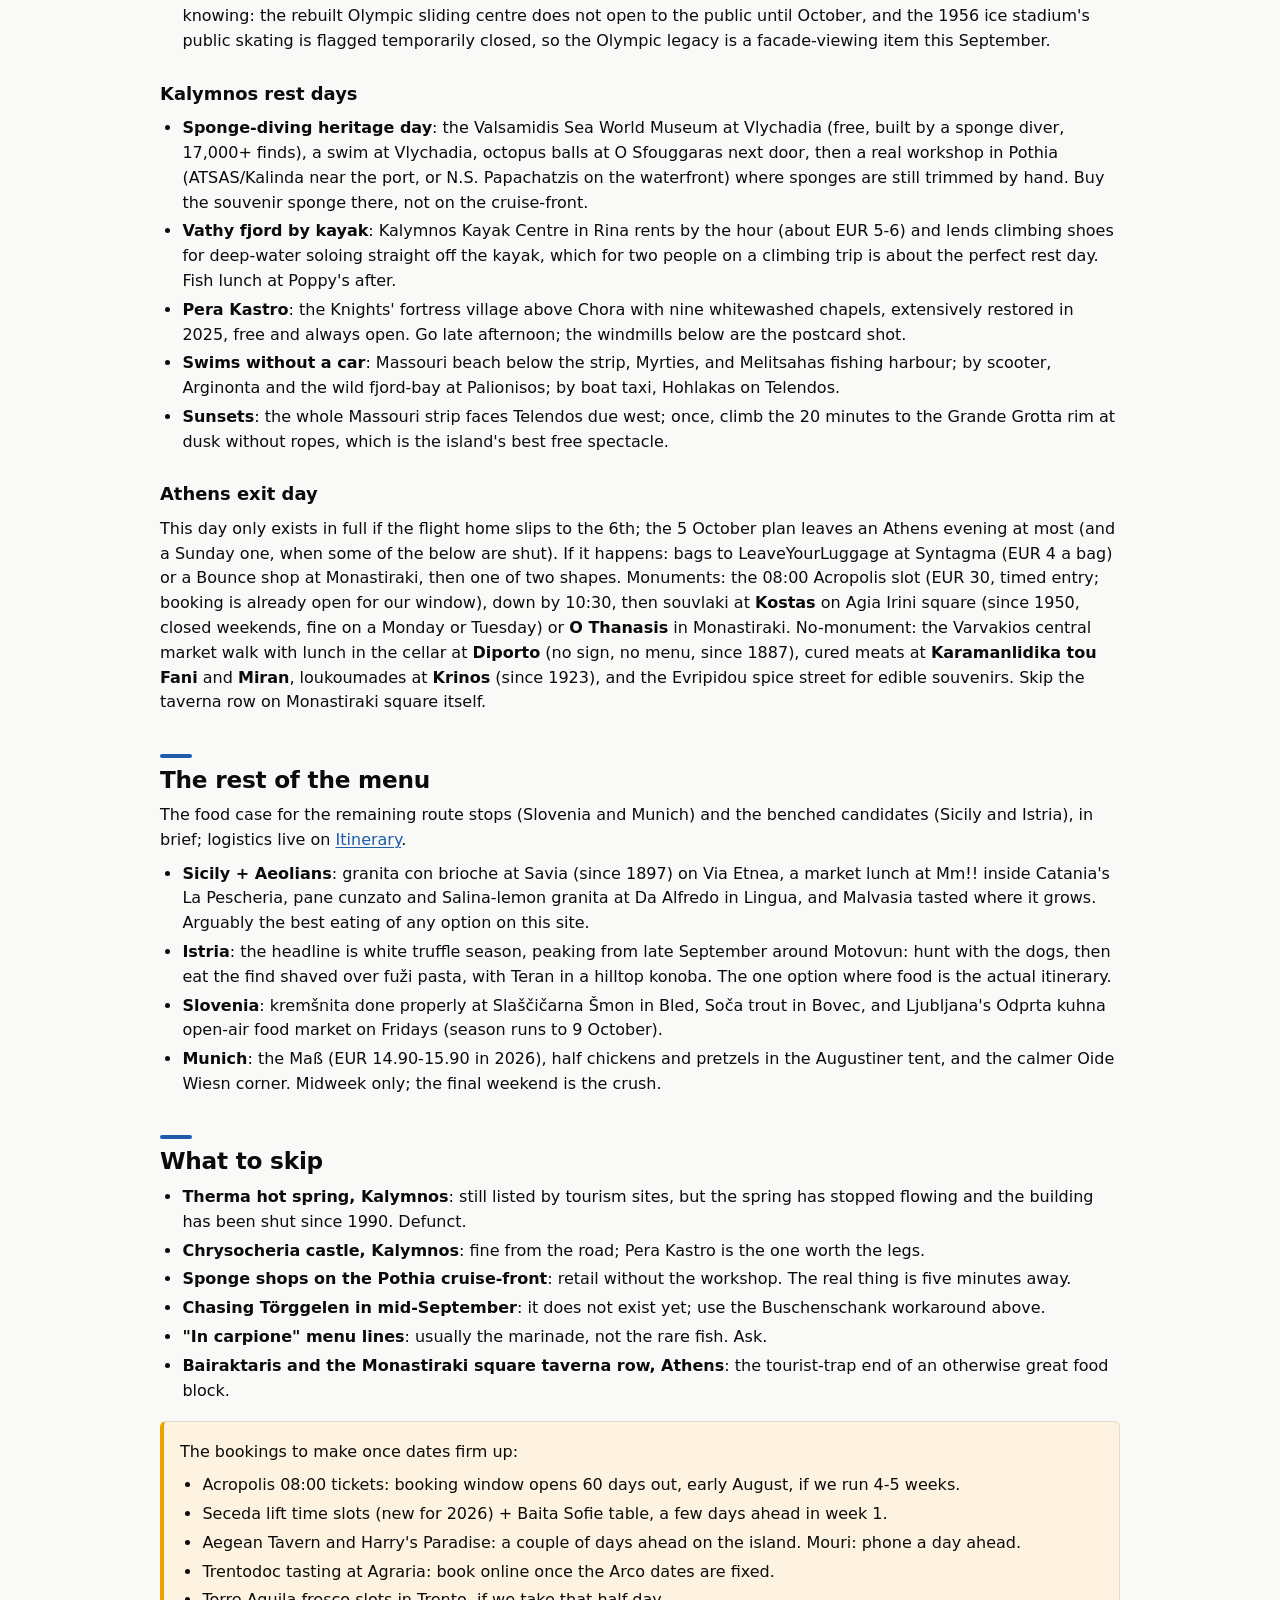
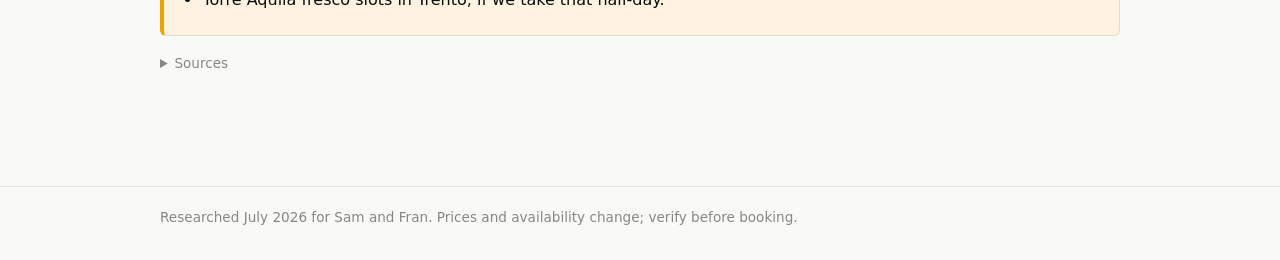
<file: food-and-sights.html>
<!DOCTYPE html>
<html lang="en">
<head>
<meta charset="utf-8">
<meta name="viewport" content="width=device-width, initial-scale=1">
<title>Food and sights - Samthing Frantastic</title>
<link rel="icon" href="data:image/svg+xml,<svg xmlns=%22http://www.w3.org/2000/svg%22 viewBox=%220 0 100 100%22><text y=%22.9em%22 font-size=%2290%22>🧗</text></svg>">
<link rel="stylesheet" href="styles.css">
</head>
<body>
<nav class="site-nav">
  <div class="nav-inner">
    <a class="brand" href="index.html">Samthing Frantastic</a>
    <a class="nav-link" href="index.html">Overview</a>
    <a class="nav-link" href="destinations.html">Destinations</a>
    <a class="nav-link" href="course.html">Lead course</a>
    <a class="nav-link" href="itinerary.html">Itinerary</a>
    <a class="nav-link" href="food-and-sights.html" aria-current="page">Food + sights</a>
    <a class="nav-link" href="gear.html">Gear</a>
    <a class="nav-link" href="logistics.html">Logistics</a>
    <a class="nav-link" href="decisions.html">Decisions</a>
    <a class="nav-link" href="slovenian.html">Slovenian</a>
    <a class="nav-link" href="greek.html">Greek</a>
  </div>
</nav>

<header class="hero">
  <img src="images/hero-telendos.jpg" alt="Telendos island across the strait from the Kalymnos coast">
  <div class="hero-shade"></div>
  <div class="hero-content"><div><h1>Food and sights</h1></div></div>
  <span class="hero-credit">Telendos from above Myrties · photo: Coronium / <a href="https://commons.wikimedia.org/wiki/File:Telendos_Myrties_20150922.JPG">CC BY-SA 4.0</a></span>
</header>

<main>
<p class="lede">Eating well is one of the stated goals, so it gets the same treatment as the climbing. Everything named here is verified and currently operating, and the calendar traps (Sunday closures, Monday museums, seasons that start after we leave) are flagged where they bite.</p>

<h2>The dishes to hunt</h2>

<h3>South Tyrol and the Dolomites (weeks 1-2)</h3>
<div class="card-grid">
  <div class="card region-italy">
    <img class="card-photo" src="images/canederli.jpg" alt="A bread canederlo with mushroom ragout in a deep plate">
    <h3>The hut canon</h3>
    <p><strong>Canederli/Knödel</strong> (bread dumplings, speck or cheese), <strong>casunziei</strong> (beetroot ravioli, the Cortina classic), polenta with game, and <strong>Kaiserschmarrn</strong>, which is a mid-afternoon summit-of-the-descent order, not breakfast. Primi run EUR 10-16 at altitude; eating big at huts and light in the valley is the value pattern.</p>
    <p class="photo-credit">photo: Xocolatl / <a href="https://commons.wikimedia.org/wiki/File:AIMG_8551_(2)_Semmelkn%C3%B6del_mit_Pilzragout.JPG">CC BY-SA 4.0</a></p>
  </div>
  <div class="card region-italy">
    <h3>The picnic kit</h3>
    <p><strong>Speck Alto Adige PGI</strong>, <strong>Kaminwurzen</strong> (little smoked hiking salamis), mountain cheese, <strong>Schüttelbrot</strong> (crisp rye, snaps like a poppadom) and <strong>Vinschgerl</strong> pair-rolls. Assembled from Maso dello Speck and Bakery Trocker in Ortisei, this is trail lunch for a week.</p>
  </div>
  <div class="card region-italy">
    <h3>The bakery order</h3>
    <p><strong>Apfelstrudel</strong> (both pulled-dough and shortcrust are legitimate), <strong>buckwheat torte</strong> with lingonberry, <strong>Strauben</strong> (fried spirals with icing sugar) and filled <strong>Krapfen</strong>. Cafe Demetz in Ortisei has made the strudel daily since 1936.</p>
  </div>
</div>

<h3>Trentino and Alto Garda (weeks 2-3)</h3>
<ul>
  <li><strong>Carne salada</strong>: the Alto Garda signature, cured beef from the Arco-Varone-Tenno area since the 1700s. Order it twice: <em>cruda</em> like carpaccio with Garda oil and Trentingrana, and <em>cotta con fasoi</em> (seared with beans). Take a vacuum pack home from Fiore Salumi in Arco.</li>
  <li><strong>Strangolapreti</strong>: "priest stranglers", spinach and bread dumplings in sage butter.</li>
  <li><strong>Polenta di Storo</strong>: the reddish-gold Trentino corn; look for <em>polenta carbonera</em> with cheese and salami.</li>
  <li><strong>Lake fish</strong>: <strong>lavarello</strong> (whitefish) grilled with Garda DOP oil is the realistic everyday order. <strong>Carpione</strong> is an endemic, red-listed Slow Food fish at EUR 60-70/kg; if the real thing appears it is worth the splurge, but "in carpione" on a menu usually means the vinegar marinade, not the fish.</li>
  <li><strong>Trentodoc</strong>: Italy's original mountain metodo classico sparkling. Taste it at the source: Agraria Riva del Garda runs bookable tastings (EUR 20-33, including one pairing carne salada with their Brezza Riva), Madonna delle Vittorie in Arco does cellar-and-olive-mill visits, and Enoteca Bouquet Wine in Riva pours 400+ labels by the glass. If we do the Trento half-day, Cantina Rotari's EUR 12 cellar visit is the value pick.</li>
  <li><strong>Garda Trentino DOP olive oil</strong>: the world's northernmost DOP olive area, native Casaliva variety. The Agraria shop is the one-stop for oil, wine and the out-of-season broccolo di Torbole as pesto.</li>
</ul>

<h3>Kalymnos (the finale, 30 Sept - 4/5 Oct)</h3>
<ul>
  <li><strong>Mermizeli</strong>: the island salad on barley rusks with caper leaves and Kalymnian kopanisti cheese. On every real taverna's menu, each with its own version.</li>
  <li><strong>Mouri</strong>: lamb stuffed with rice and liver, slow-baked overnight in a sealed clay pot. Off-season it is made to order, so we phone a day ahead: Rebetiko on the Pothia waterfront, or Michalis at Arginontas Beach Restaurant.</li>
  <li><strong>Spinialo</strong>: sea squirts preserved in seawater, the sponge-divers' dish. An acquired taste and the most heritage thing on the island; order it once, at the Vathy fjord, with raki.</li>
  <li><strong>Kalymnian thyme honey</strong>: famous since antiquity. Named producers to buy from in Pothia: Thymeli (Kopanezos family) and Golden Honey.</li>
  <li><strong>Galaktoboureko at Michalaras</strong>: the old Pothia pastry shop's custard pie is repeatedly called one of the best in Greece.</li>
  <li>Plus grilled octopus everywhere, <strong>fylla</strong> (the local dolmades) and <strong>eptazimo</strong> chickpea-leavened bread.</li>
</ul>

<h2>Tables worth planning around</h2>

<h3>Dolomites</h3>
<div class="table-wrap">
<table>
  <thead><tr><th>Where</th><th>What it is</th><th>The order</th></tr></thead>
  <tbody>
    <tr><td>Gostner Schwaige, Alpe di Siusi</td><td>Franz Mulser's famous hut kitchen, ~25 seats</td><td>Hay soup in a bread bowl, the 25-flower salad</td></tr>
    <tr><td>Baita Sofie, Seceda (2,410 m)</td><td>Zero-hike gourmet hut 10 minutes from the lift</td><td>Tyrolean plates and a serious wine list; reserve, and pre-book the Seceda lift slot</td></tr>
    <tr><td>Maso Runch, Alta Badia</td><td>Ladin farmhouse, fixed menu ~EUR 46-50</td><td>Barley-speck soup, cajinci ravioli, pork shank</td></tr>
    <tr><td>Rifugio Averau (2,413 m)</td><td>Among the best mountain restaurants in the Alps</td><td>Casunziei with wild herbs, from a 170-label cellar; the planned splurge lunch on the Cinque Torri day</td></tr>
    <tr><td>El Brite de Larieto, above Cortina</td><td>Agriturismo in a larch wood, 2026 Michelin Guide</td><td>Own-dairy cheese, malga-style casunziei</td></tr>
    <tr><td>Cafe Demetz + Bakery Trocker + Maso dello Speck, Ortisei</td><td>The breakfast, picnic and strudel supply chain</td><td>Strudel and coffee ~EUR 8-11; picnic kit as above</td></tr>
  </tbody>
</table>
</div>

<p>One thing we simply miss: Törggelen, South Tyrol's autumn farm-feast season of new wine and chestnuts, starts in October, and even the ceremonial opener in Klausen runs 18-20 September, after we have moved south. There is no early version to chase because the fresh grape must does not exist yet. The consolation gets the same food without the theatre: year-round organic farm taverns on our Bolzano transit, <strong>Buschenschank Rielinger</strong> above Bolzano (season opens 5 September, phone ahead) or <strong>Radoarhof</strong> near Klausen. Farm speck, schlutzkrapfen, their own wine, EUR 20-35 a head.</p>

<h3>Arco and Riva del Garda</h3>
<div class="table-wrap">
<table>
  <thead><tr><th>Where</th><th>What it is</th><th>Notes</th></tr></thead>
  <tbody>
    <tr><td>Ristorante Alla Lega, Arco</td><td>Frescoed 1500s courtyard, family-run since 1956, the carne salada standard-bearer</td><td>Closed Wednesdays; dinner-only on weekdays. The post-course celebration dinner candidate</td></tr>
    <tr><td>Osteria Le Servite, Arco</td><td>Wine-led osteria in the vineyards</td><td>Cited by the Trentodoc institute for lake-fish pairings</td></tr>
    <tr><td>Agritur Calvola, Tenno</td><td>Working farm above Lake Tenno, fair prices</td><td>Pairs with the Canale di Tenno village + waterfall afternoon</td></tr>
    <tr><td>OsteRiva, Riva</td><td>The lake-fish specialist</td><td>Lavarello, short supply chains, homemade pasta</td></tr>
    <tr><td>Antiche Mura, Riva</td><td>Michelin-listed, inside the medieval walls</td><td>The splurge slot if we want one in Italy</td></tr>
    <tr><td>Gelateria Tarifa, Arco + Gelateria Flora, Riva</td><td>The gelato answer on both towns</td><td>Tarifa is on Via Segantini, i.e. on the gear-shop street anyway</td></tr>
    <tr><td>Pasticceria Maroni + Garda Foodie, Riva</td><td>Austro-Hungarian pastry canon; Gambero Rosso's best savoury pastry 2023</td><td>Strudel, krapfen, zelten; savoury-pastry lunch</td></tr>
  </tbody>
</table>
</div>
<p class="small">Wildcard being watched: Peter Brunel's Michelin-starred restaurant 10 minutes from Arco is on a "creative pause" as of July 2026; if it reopens by September it becomes the splurge candidate. Farmers markets: Riva Fridays, Arco Tuesdays, Lake Tenno Thursdays; Arco's general market falls on 16 September.</p>

<h3>Kalymnos</h3>
<div class="table-wrap">
<table>
  <thead><tr><th>Where</th><th>What it is</th><th>Notes</th></tr></thead>
  <tbody>
    <tr><td>Aegean Tavern, Massouri</td><td>The special-dinner pick: unobstructed Telendos sunset</td><td>Tuna steak with fig sauce; reserve 1-2 days ahead</td></tr>
    <tr><td>Harry's Paradise, Emporios</td><td>The island's cult garden restaurant; menu is whatever Evdokia cooked</td><td>Book ahead; worth the scooter ride north</td></tr>
    <tr><td>Poppy's / Galini, Rina (Vathy fjord)</td><td>Family fish tavernas on the tiny harbour square</td><td>The after-kayak lunch: fresh catch and spinialo</td></tr>
    <tr><td>Rebetiko + O Pantelis + Michalaras, Pothia</td><td>The traditionalist, the fish tavern, the pastry institution</td><td>Mouri (phone a day ahead), octopus, galaktoboureko</td></tr>
    <tr><td>Zorbas / On The Rocks / Barba Stathis, Telendos</td><td>The boat-taxi dinner: EUR 3 crossing every 30 minutes until late</td><td>Zero-risk late return; the most atmospheric cheap evening on the trip</td></tr>
    <tr><td>On the Road, Massouri + Anna's, Myrties</td><td>The everyday: EUR 3.50 gyros and generous home cooking</td><td>Taverna dinners run about EUR 20 a head with wine</td></tr>
    <tr><td>Glaros, Ambiance, Azul, Massouri</td><td>Where climbers actually gather beyond Fatolitis</td><td>Glaros for breakfast and beta; Azul for the not-another-taverna night</td></tr>
  </tbody>
</table>
</div>

<h2>Sights that are not hikes</h2>

<h3>Venice, with luggage (arrival day, and maybe departure)</h3>
<p>The cicchetti crawl now sits on the way out of Italy: the Venice night of 18 September, a Friday, when the classics are all open. Bags into KiPoint at Santa Lucia station (or a Radical Storage shop, EUR 4-6 a bag), then a flat 2.5 km loop: <strong>Bacareto Da Lele</strong> (panini from EUR 1, wine from EUR 1), across Rialto to <strong>All'Arco</strong> (the best cicchetti counter in the city, picked clean by 14:00, so it depends on the landing time) and <strong>Cantina Do Mori</strong>, documented since 1462, cash only. About EUR 25-35 total for two, including four glasses. <strong>Vino Vero</strong> in Cannaregio and <strong>Cantina Do Spade</strong> (open daily since 1448) hold the evening after the counters empty.</p>

<h3>Along the Italian route</h3>
<ul>
  <li><strong>Ötzi the Iceman, Bolzano</strong> (EUR 13): the 5,300-year-old mummy, his axe, his clothes, his tattoos. We pass through Bolzano twice; the Thursday 10 September transit works, the Mondays do not (closed Mondays in September).</li>
  <li><strong>Trento half-day</strong>: Buonconsiglio Castle (EUR 10) with the Torre Aquila "Cycle of the Months" frescoes (+EUR 2.50, timed slots, book), MUSE science museum (EUR 11, Renzo Piano building), Piazza Duomo. Luggage goes to the bus-station deposit or the Grand Hotel opposite the station for EUR 3.</li>
  <li><strong>Arco Castle</strong> (EUR 5): the cliff castle above the crag town, 20 minutes up through olive groves, open to 19:00 in September. Best late afternoon, when the Sarca valley goes gold.</li>
  <li><strong>Riva evening set</strong>: the Bastione panoramic lift (EUR 10 return, runs to 23:30, so it works after dinner), Torre Apponale's 165 steps (EUR 2), and the old-town passeggiata.</li>
  <li><strong>Canale di Tenno + Varone waterfall</strong>: an intact medieval stone village, the turquoise Lake Tenno, and a EUR 7 gorge waterfall, all on one bus road from Riva; pairs with lunch at Agritur Calvola.</li>
  <li><strong>Marocche di Dro</strong>: the largest ancient rock-avalanche field in the Alps, with 190-million-year-old dinosaur footprints on a marked trail, free, 10 minutes north of Arco.</li>
  <li><strong>Campana dei Caduti, Rovereto</strong>: the world's largest swinging bell, cast from melted WWI cannons, rung 100 times at 21:30 every evening. 35-40 minutes from Arco; combine with a Rovereto dinner if the timing tempts us.</li>
  <li><strong>Castel Toblino</strong>: a lake-moated castle directly on the Trento-Arco road; terrace coffee or a glass of Vino Santo, photo, onward. No detour at all.</li>
  <li><strong>Cortina without boots</strong>: the Regole museums on a EUR 12 combined ticket (fossils, Ampezzo ethnography, the Rimoldi modern-art collection; closed Mondays), the Corso Italia evening passeggiata, and the Tofana cable car to 3,244 m as pure sightseeing (EUR 45 to the summit terrace; the EUR 35 mid-station gets most of the view). Worth knowing: the rebuilt Olympic sliding centre does not open to the public until October, and the 1956 ice stadium's public skating is flagged temporarily closed, so the Olympic legacy is a facade-viewing item this September.</li>
</ul>

<h3>Kalymnos rest days</h3>
<ul>
  <li><strong>Sponge-diving heritage day</strong>: the Valsamidis Sea World Museum at Vlychadia (free, built by a sponge diver, 17,000+ finds), a swim at Vlychadia, octopus balls at O Sfouggaras next door, then a real workshop in Pothia (ATSAS/Kalinda near the port, or N.S. Papachatzis on the waterfront) where sponges are still trimmed by hand. Buy the souvenir sponge there, not on the cruise-front.</li>
  <li><strong>Vathy fjord by kayak</strong>: Kalymnos Kayak Centre in Rina rents by the hour (about EUR 5-6) and lends climbing shoes for deep-water soloing straight off the kayak, which for two people on a climbing trip is about the perfect rest day. Fish lunch at Poppy's after.</li>
  <li><strong>Pera Kastro</strong>: the Knights' fortress village above Chora with nine whitewashed chapels, extensively restored in 2025, free and always open. Go late afternoon; the windmills below are the postcard shot.</li>
  <li><strong>Swims without a car</strong>: Massouri beach below the strip, Myrties, and Melitsahas fishing harbour; by scooter, Arginonta and the wild fjord-bay at Palionisos; by boat taxi, Hohlakas on Telendos.</li>
  <li><strong>Sunsets</strong>: the whole Massouri strip faces Telendos due west; once, climb the 20 minutes to the Grande Grotta rim at dusk without ropes, which is the island's best free spectacle.</li>
</ul>

<h3>Athens exit day</h3>
<p>This day only exists in full if the flight home slips to the 6th; the 5 October plan leaves an Athens evening at most (and a Sunday one, when some of the below are shut). If it happens: bags to LeaveYourLuggage at Syntagma (EUR 4 a bag) or a Bounce shop at Monastiraki, then one of two shapes. Monuments: the 08:00 Acropolis slot (EUR 30, timed entry; booking is already open for our window), down by 10:30, then souvlaki at <strong>Kostas</strong> on Agia Irini square (since 1950, closed weekends, fine on a Monday or Tuesday) or <strong>O Thanasis</strong> in Monastiraki. No-monument: the Varvakios central market walk with lunch in the cellar at <strong>Diporto</strong> (no sign, no menu, since 1887), cured meats at <strong>Karamanlidika tou Fani</strong> and <strong>Miran</strong>, loukoumades at <strong>Krinos</strong> (since 1923), and the Evripidou spice street for edible souvenirs. Skip the taverna row on Monastiraki square itself.</p>

<h2>The rest of the menu</h2>
<p>The food case for the remaining route stops (Slovenia and Munich) and the benched candidates (Sicily and Istria), in brief; logistics live on <a href="itinerary.html">Itinerary</a>.</p>
<ul>
  <li><strong>Sicily + Aeolians</strong>: granita con brioche at Savia (since 1897) on Via Etnea, a market lunch at Mm!! inside Catania's La Pescheria, pane cunzato and Salina-lemon granita at Da Alfredo in Lingua, and Malvasia tasted where it grows. Arguably the best eating of any option on this site.</li>
  <li><strong>Istria</strong>: the headline is white truffle season, peaking from late September around Motovun: hunt with the dogs, then eat the find shaved over fuži pasta, with Teran in a hilltop konoba. The one option where food is the actual itinerary.</li>
  <li><strong>Slovenia</strong>: kremšnita done properly at Slaščičarna Šmon in Bled, Soča trout in Bovec, and Ljubljana's Odprta kuhna open-air food market on Fridays (season runs to 9 October).</li>
  <li><strong>Munich</strong>: the Maß (EUR 14.90-15.90 in 2026), half chickens and pretzels in the Augustiner tent, and the calmer Oide Wiesn corner. Midweek only; the final weekend is the crush.</li>
</ul>

<h2>What to skip</h2>
<ul>
  <li><strong>Therma hot spring, Kalymnos</strong>: still listed by tourism sites, but the spring has stopped flowing and the building has been shut since 1990. Defunct.</li>
  <li><strong>Chrysocheria castle, Kalymnos</strong>: fine from the road; Pera Kastro is the one worth the legs.</li>
  <li><strong>Sponge shops on the Pothia cruise-front</strong>: retail without the workshop. The real thing is five minutes away.</li>
  <li><strong>Chasing Törggelen in mid-September</strong>: it does not exist yet; use the Buschenschank workaround above.</li>
  <li><strong>"In carpione" menu lines</strong>: usually the marinade, not the rare fish. Ask.</li>
  <li><strong>Bairaktaris and the Monastiraki square taverna row, Athens</strong>: the tourist-trap end of an otherwise great food block.</li>
</ul>

<div class="callout warn">
  <p>The bookings to make once dates firm up:</p>
  <ul>
    <li>Acropolis 08:00 tickets: booking window opens 60 days out, early August, if we run 4-5 weeks.</li>
    <li>Seceda lift time slots (new for 2026) + Baita Sofie table, a few days ahead in week 1.</li>
    <li>Aegean Tavern and Harry's Paradise: a couple of days ahead on the island. Mouri: phone a day ahead.</li>
    <li>Trentodoc tasting at Agraria: book online once the Arco dates are fixed.</li>
    <li>Torre Aquila fresco slots in Trento, if we take that half-day.</li>
  </ul>
</div>

<details class="sources">
  <summary>Sources</summary>
  <ul>
    <li>Alto Garda food: <a href="https://www.gardatrentino.it/en/dolce-vita/food-and-wine/regional-produce/carne-salada">carne salada</a>, <a href="https://www.gardatrentino.it/en/dolce-vita/food-and-wine/regional-produce/freshwater-fish">lake fish</a>, <a href="https://store.agririva.it/en/degustazioni/">Agraria tastings</a>, <a href="https://madonnadellevittorie.it/">Madonna delle Vittorie</a>, <a href="https://www.ristoranteallalega.com/">Alla Lega</a>, <a href="https://guide.michelin.com/en/trentino-alto-adige/riva-del-garda/restaurant/antiche-mura">Antiche Mura</a>, <a href="https://www.gardatrentino.it/en/dolce-vita/shopping/markets">market days</a></li>
    <li>South Tyrol: <a href="https://www.suedtirol.info/en/en/seasons/autumn/toerggelen">Törggelen season</a>, <a href="https://www.rielinger.it/">Rielingerhof</a>, <a href="https://radoar.com/">Radoarhof</a>, <a href="https://www.valgardena.it/en/addresses/detail/base/poi/ortisei-val-gardena/maso-dello-speck/EF7FA6FC6FD24049AE95599CDB5525C6/">Maso dello Speck</a>, <a href="https://www.seceda.it/en">Seceda lift slots</a></li>
    <li>Sights: <a href="https://www.iceman.it/en/the-museum/opening-times-and-fees/">Ötzi museum</a>, <a href="https://www.buonconsiglio.it/en/castello-del-buonconsiglio/plan-your-visit-to-buonconsiglio-castle/">Buonconsiglio</a>, <a href="https://www.comune.arco.tn.it/Aree-tematiche/Il-Castello/">Arco Castle</a>, <a href="https://www.gardatrentino.it/en/info/bastione-scenic-lift_4287">Bastione lift</a>, <a href="https://www.gardatrentino.it/en/info/riserva-naturale-marocche-_4225">Marocche di Dro</a>, <a href="https://www.fondazioneoperacampana.it/it/informazioni-orari-e-prezzi.html">Campana dei Caduti</a>, <a href="https://www.freccianelcielo.com/en/what-to-do-in-summer/summer-hours-and-prices/">Tofana cable car</a>, <a href="https://musei.regole.it/Rimoldi/Eng/esposizioni.php">Regole museums</a></li>
    <li>Venice: <a href="https://veneziaautentica.com/venice-bar-bacaro-bacareto-da-lele/">Da Lele</a>, <a href="https://veneziaautentica.com/venice-bacaro-bar-osteria-all-arco/">All'Arco</a>, <a href="https://veneziaautentica.com/venice-bar-bacaro-cantina-do-mori/">Do Mori</a>, <a href="https://cantinadospade.com/en/">Do Spade</a>, <a href="https://vinovero.wine/luoghi/venezia/">Vino Vero</a>, <a href="https://www.kibag.it/en/deposito-bagagli-venezia/deposito-kipoint-venezia-santa-lucia/">KiPoint luggage</a></li>
    <li>Kalymnos: <a href="https://kalymnos-love.com/7-foods-you-must-try-in-kalymnos/">island dishes</a>, <a href="https://www.tasteatlas.com/maouri">mouri</a>, <a href="https://www.thymeli.com.gr/">Thymeli honey</a>, <a href="https://harrys-paradise.gr/restaurant.html">Harry's Paradise</a>, <a href="https://www.tripadvisor.com/Restaurant_Review-g1191575-d3323488-Reviews-Aegean_Tavern-Massouri_Kalymnos_Dodecanese_South_Aegean.html">Aegean Tavern</a>, <a href="https://kalymnoskayakcentre.gr/">Kalymnos Kayak Centre</a>, <a href="https://www.kastra.eu/castleen.php?kastro=kalymnos">Pera Kastro</a>, <a href="https://www.kalymnosinfo.com/home/51-beaches/154-therma-hot-water">Therma status</a></li>
    <li>Athens: <a href="https://hhticket.gr/tap_b2c_new/english/tap.exe?PM=P1P&amp;place=000000002">Acropolis tickets</a>, <a href="https://leaveyourluggage.gr/en/">luggage</a>, <a href="https://dothiscity.com/greece/athens/place/souvlaki-at-kostas-agia-irini">Kostas</a>, <a href="https://www.karamanlidika.gr/language/en/meze-restaurant/">Karamanlidika</a>, <a href="https://www.thisisathens.org/cafes-bakeries/krinos">Krinos</a></li>
  </ul>
</details>
</main>

<footer class="site-footer">
  <div class="footer-inner">Researched July 2026 for Sam and Fran. Prices and availability change; verify before booking.</div>
</footer>
<script src="site.js"></script>
</body>
</html>
</file>
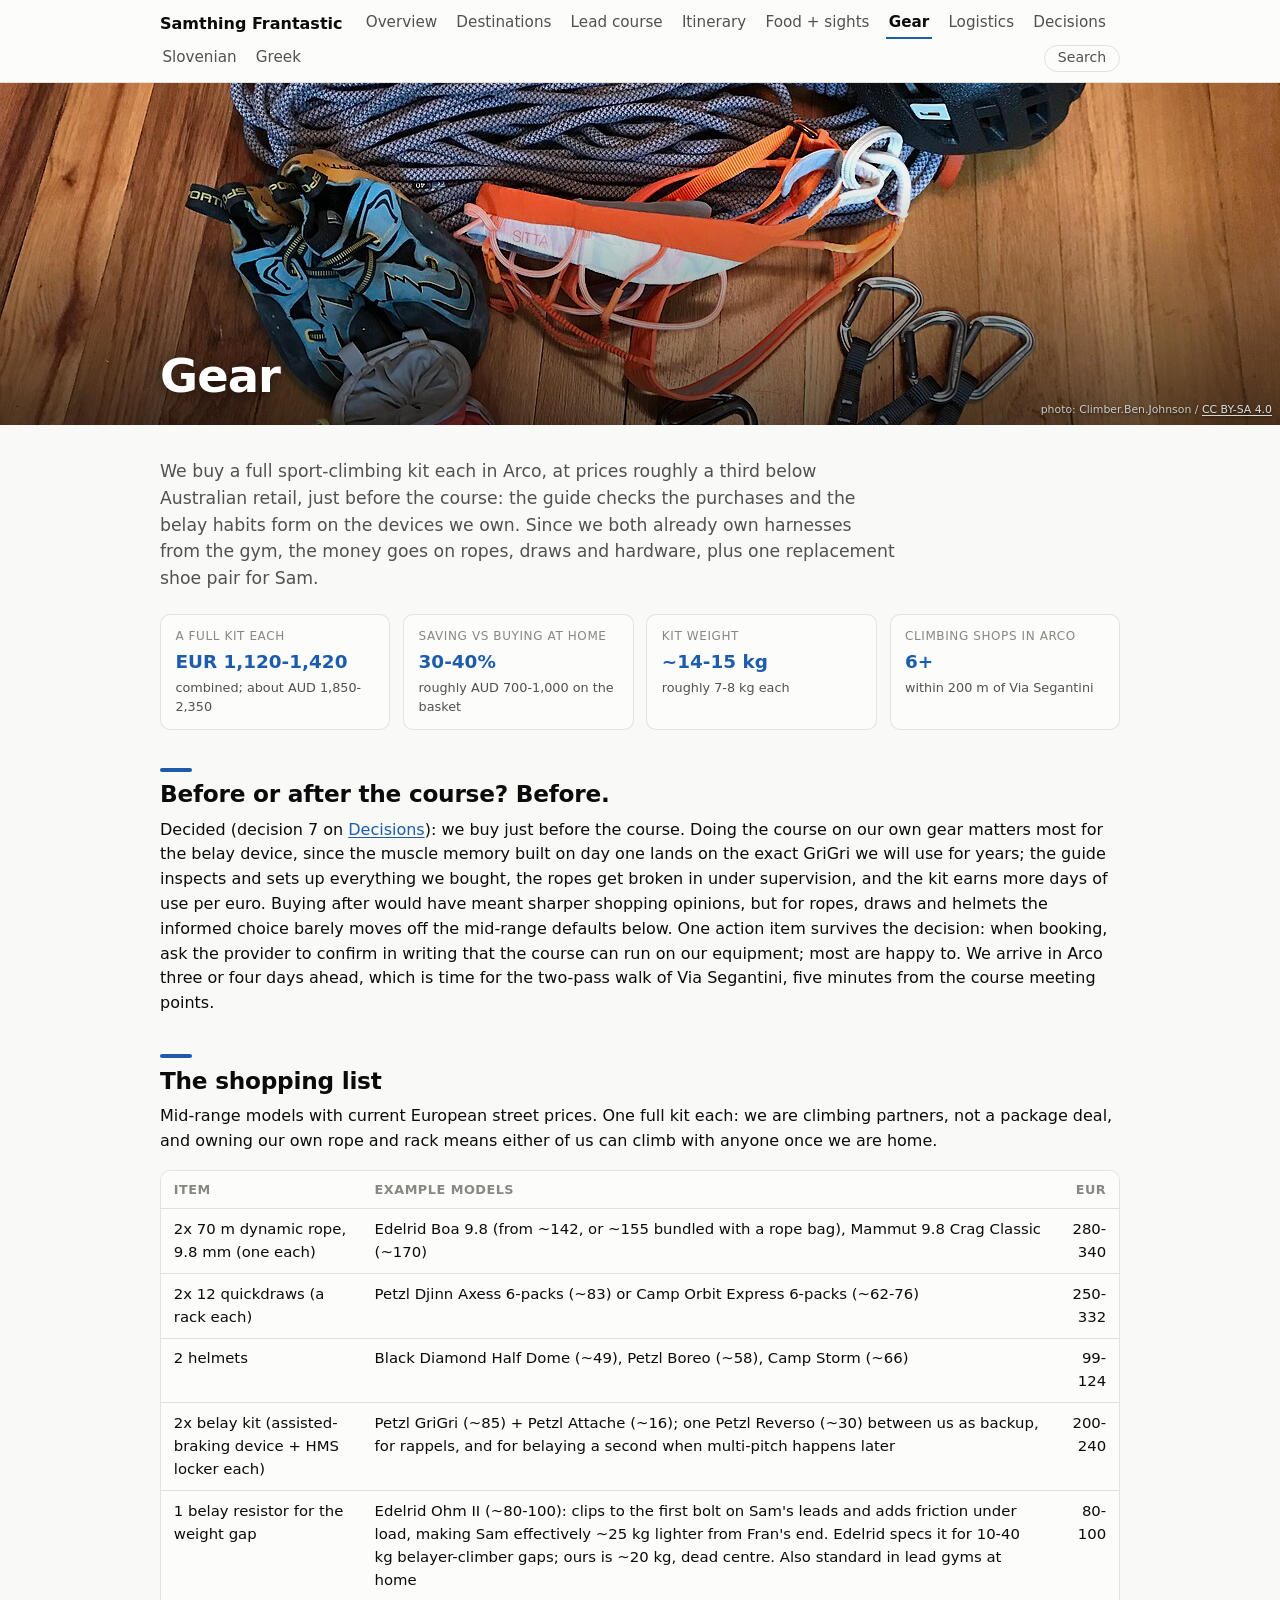
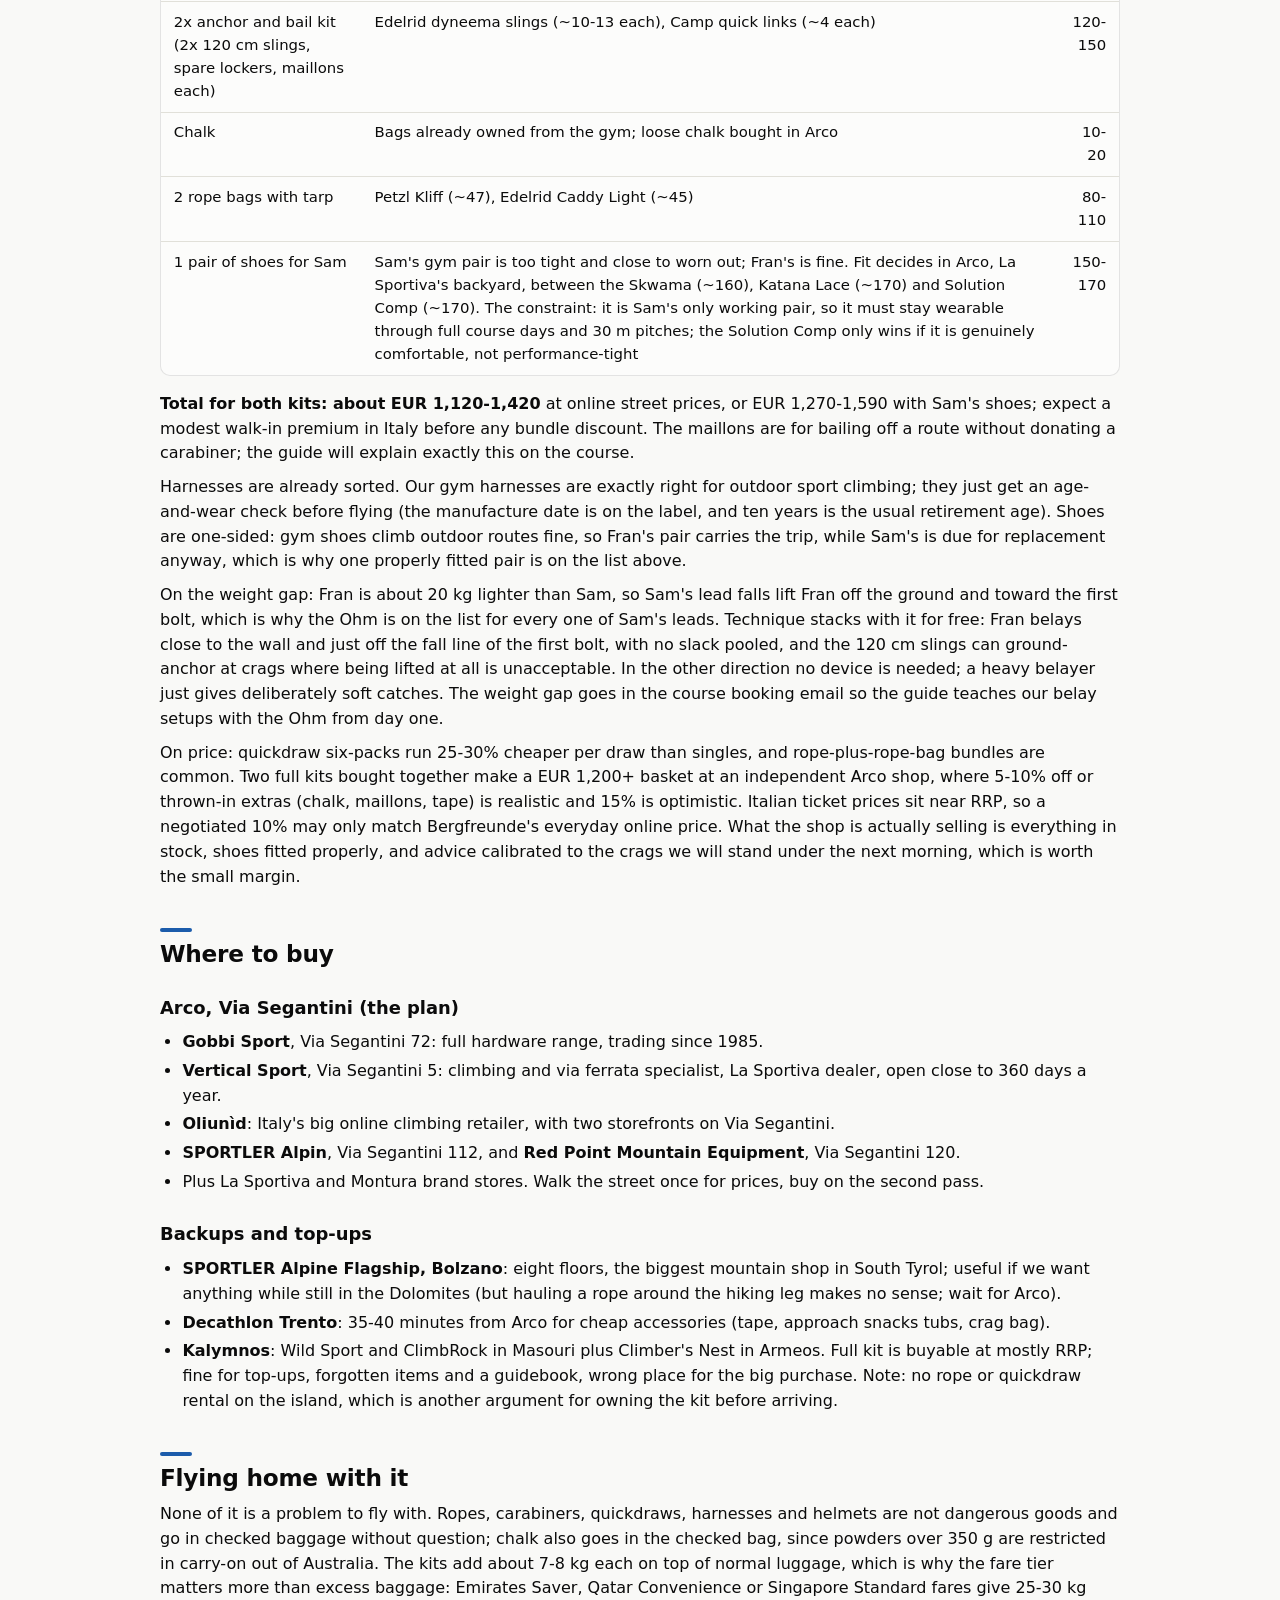
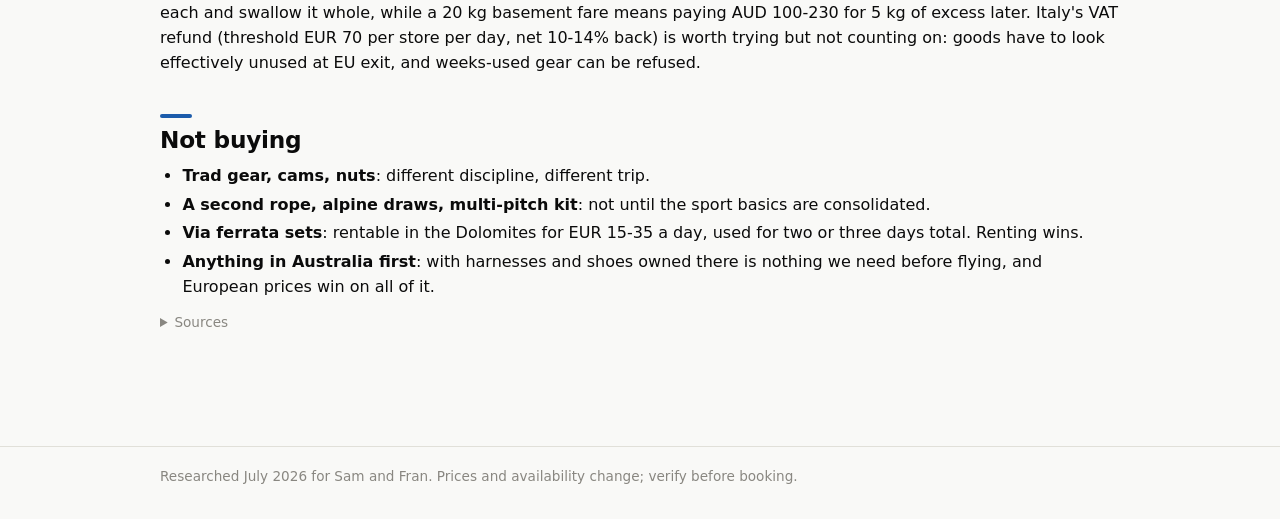
<file: gear.html>
<!DOCTYPE html>
<html lang="en">
<head>
<meta charset="utf-8">
<meta name="viewport" content="width=device-width, initial-scale=1">
<title>Gear - Samthing Frantastic</title>
<link rel="icon" href="data:image/svg+xml,<svg xmlns=%22http://www.w3.org/2000/svg%22 viewBox=%220 0 100 100%22><text y=%22.9em%22 font-size=%2290%22>🧗</text></svg>">
<link rel="stylesheet" href="styles.css">
</head>
<body>
<nav class="site-nav">
  <div class="nav-inner">
    <a class="brand" href="index.html">Samthing Frantastic</a>
    <a class="nav-link" href="index.html">Overview</a>
    <a class="nav-link" href="destinations.html">Destinations</a>
    <a class="nav-link" href="course.html">Lead course</a>
    <a class="nav-link" href="itinerary.html">Itinerary</a>
    <a class="nav-link" href="food-and-sights.html">Food + sights</a>
    <a class="nav-link" href="gear.html" aria-current="page">Gear</a>
    <a class="nav-link" href="logistics.html">Logistics</a>
    <a class="nav-link" href="decisions.html">Decisions</a>
    <a class="nav-link" href="slovenian.html">Slovenian</a>
    <a class="nav-link" href="greek.html">Greek</a>
  </div>
</nav>

<header class="hero">
  <img src="images/hero-gear.jpg" alt="A full sport climbing kit laid out: rope, quickdraws, harness, helmet, shoes and chalk bag">
  <div class="hero-shade"></div>
  <div class="hero-content"><div><h1>Gear</h1></div></div>
  <span class="hero-credit">photo: Climber.Ben.Johnson / <a href="https://commons.wikimedia.org/wiki/File:Sport_Climbing_Equipment.jpg">CC BY-SA 4.0</a></span>
</header>

<main>
<p class="lede">We buy a full sport-climbing kit each in Arco, at prices roughly a third below Australian retail, just before the course: the guide checks the purchases and the belay habits form on the devices we own. Since we both already own harnesses from the gym, the money goes on ropes, draws and hardware, plus one replacement shoe pair for Sam.</p>

<div class="fact-strip">
  <div class="fact"><div class="fact-label">A full kit each</div><div class="fact-value">EUR 1,120-1,420</div><div class="fact-note">combined; about AUD 1,850-2,350</div></div>
  <div class="fact"><div class="fact-label">Saving vs buying at home</div><div class="fact-value">30-40%</div><div class="fact-note">roughly AUD 700-1,000 on the basket</div></div>
  <div class="fact"><div class="fact-label">Kit weight</div><div class="fact-value">~14-15 kg</div><div class="fact-note">roughly 7-8 kg each</div></div>
  <div class="fact"><div class="fact-label">Climbing shops in Arco</div><div class="fact-value">6+</div><div class="fact-note">within 200 m of Via Segantini</div></div>
</div>

<h2>Before or after the course? Before.</h2>
<p>Decided (decision 7 on <a href="decisions.html">Decisions</a>): we buy just before the course. Doing the course on our own gear matters most for the belay device, since the muscle memory built on day one lands on the exact GriGri we will use for years; the guide inspects and sets up everything we bought, the ropes get broken in under supervision, and the kit earns more days of use per euro. Buying after would have meant sharper shopping opinions, but for ropes, draws and helmets the informed choice barely moves off the mid-range defaults below. One action item survives the decision: when booking, ask the provider to confirm in writing that the course can run on our equipment; most are happy to. We arrive in Arco three or four days ahead, which is time for the two-pass walk of Via Segantini, five minutes from the course meeting points.</p>

<h2>The shopping list</h2>
<p>Mid-range models with current European street prices. One full kit each: we are climbing partners, not a package deal, and owning our own rope and rack means either of us can climb with anyone once we are home.</p>
<div class="table-wrap">
<table>
  <thead><tr><th>Item</th><th>Example models</th><th class="num">EUR</th></tr></thead>
  <tbody>
    <tr><td>2x 70 m dynamic rope, 9.8 mm (one each)</td><td>Edelrid Boa 9.8 (from ~142, or ~155 bundled with a rope bag), Mammut 9.8 Crag Classic (~170)</td><td class="num">280-340</td></tr>
    <tr><td>2x 12 quickdraws (a rack each)</td><td>Petzl Djinn Axess 6-packs (~83) or Camp Orbit Express 6-packs (~62-76)</td><td class="num">250-332</td></tr>
    <tr><td>2 helmets</td><td>Black Diamond Half Dome (~49), Petzl Boreo (~58), Camp Storm (~66)</td><td class="num">99-124</td></tr>
    <tr><td>2x belay kit (assisted-braking device + HMS locker each)</td><td>Petzl GriGri (~85) + Petzl Attache (~16); one Petzl Reverso (~30) between us as backup, for rappels, and for belaying a second when multi-pitch happens later</td><td class="num">200-240</td></tr>
    <tr><td>1 belay resistor for the weight gap</td><td>Edelrid Ohm II (~80-100): clips to the first bolt on Sam's leads and adds friction under load, making Sam effectively ~25 kg lighter from Fran's end. Edelrid specs it for 10-40 kg belayer-climber gaps; ours is ~20 kg, dead centre. Also standard in lead gyms at home</td><td class="num">80-100</td></tr>
    <tr><td>2x anchor and bail kit (2x 120 cm slings, spare lockers, maillons each)</td><td>Edelrid dyneema slings (~10-13 each), Camp quick links (~4 each)</td><td class="num">120-150</td></tr>
    <tr><td>Chalk</td><td>Bags already owned from the gym; loose chalk bought in Arco</td><td class="num">10-20</td></tr>
    <tr><td>2 rope bags with tarp</td><td>Petzl Kliff (~47), Edelrid Caddy Light (~45)</td><td class="num">80-110</td></tr>
    <tr><td>1 pair of shoes for Sam</td><td>Sam's gym pair is too tight and close to worn out; Fran's is fine. Fit decides in Arco, La Sportiva's backyard, between the Skwama (~160), Katana Lace (~170) and Solution Comp (~170). The constraint: it is Sam's only working pair, so it must stay wearable through full course days and 30 m pitches; the Solution Comp only wins if it is genuinely comfortable, not performance-tight</td><td class="num">150-170</td></tr>
  </tbody>
</table>
</div>
<p><strong>Total for both kits: about EUR 1,120-1,420</strong> at online street prices, or EUR 1,270-1,590 with Sam's shoes; expect a modest walk-in premium in Italy before any bundle discount. The maillons are for bailing off a route without donating a carabiner; the guide will explain exactly this on the course.</p>

<p>Harnesses are already sorted. Our gym harnesses are exactly right for outdoor sport climbing; they just get an age-and-wear check before flying (the manufacture date is on the label, and ten years is the usual retirement age). Shoes are one-sided: gym shoes climb outdoor routes fine, so Fran's pair carries the trip, while Sam's is due for replacement anyway, which is why one properly fitted pair is on the list above.</p>

<p>On the weight gap: Fran is about 20 kg lighter than Sam, so Sam's lead falls lift Fran off the ground and toward the first bolt, which is why the Ohm is on the list for every one of Sam's leads. Technique stacks with it for free: Fran belays close to the wall and just off the fall line of the first bolt, with no slack pooled, and the 120 cm slings can ground-anchor at crags where being lifted at all is unacceptable. In the other direction no device is needed; a heavy belayer just gives deliberately soft catches. The weight gap goes in the course booking email so the guide teaches our belay setups with the Ohm from day one.</p>

<p>On price: quickdraw six-packs run 25-30% cheaper per draw than singles, and rope-plus-rope-bag bundles are common. Two full kits bought together make a EUR 1,200+ basket at an independent Arco shop, where 5-10% off or thrown-in extras (chalk, maillons, tape) is realistic and 15% is optimistic. Italian ticket prices sit near RRP, so a negotiated 10% may only match Bergfreunde's everyday online price. What the shop is actually selling is everything in stock, shoes fitted properly, and advice calibrated to the crags we will stand under the next morning, which is worth the small margin.</p>

<h2>Where to buy</h2>
<h3>Arco, Via Segantini (the plan)</h3>
<ul>
  <li><strong>Gobbi Sport</strong>, Via Segantini 72: full hardware range, trading since 1985.</li>
  <li><strong>Vertical Sport</strong>, Via Segantini 5: climbing and via ferrata specialist, La Sportiva dealer, open close to 360 days a year.</li>
  <li><strong>Oliunìd</strong>: Italy's big online climbing retailer, with two storefronts on Via Segantini.</li>
  <li><strong>SPORTLER Alpin</strong>, Via Segantini 112, and <strong>Red Point Mountain Equipment</strong>, Via Segantini 120.</li>
  <li>Plus La Sportiva and Montura brand stores. Walk the street once for prices, buy on the second pass.</li>
</ul>
<h3>Backups and top-ups</h3>
<ul>
  <li><strong>SPORTLER Alpine Flagship, Bolzano</strong>: eight floors, the biggest mountain shop in South Tyrol; useful if we want anything while still in the Dolomites (but hauling a rope around the hiking leg makes no sense; wait for Arco).</li>
  <li><strong>Decathlon Trento</strong>: 35-40 minutes from Arco for cheap accessories (tape, approach snacks tubs, crag bag).</li>
  <li><strong>Kalymnos</strong>: Wild Sport and ClimbRock in Masouri plus Climber's Nest in Armeos. Full kit is buyable at mostly RRP; fine for top-ups, forgotten items and a guidebook, wrong place for the big purchase. Note: no rope or quickdraw rental on the island, which is another argument for owning the kit before arriving.</li>
</ul>

<h2>Flying home with it</h2>
<p>None of it is a problem to fly with. Ropes, carabiners, quickdraws, harnesses and helmets are not dangerous goods and go in checked baggage without question; chalk also goes in the checked bag, since powders over 350 g are restricted in carry-on out of Australia. The kits add about 7-8 kg each on top of normal luggage, which is why the fare tier matters more than excess baggage: Emirates Saver, Qatar Convenience or Singapore Standard fares give 25-30 kg each and swallow it whole, while a 20 kg basement fare means paying AUD 100-230 for 5 kg of excess later. Italy's VAT refund (threshold EUR 70 per store per day, net 10-14% back) is worth trying but not counting on: goods have to look effectively unused at EU exit, and weeks-used gear can be refused.</p>

<h2>Not buying</h2>
<ul>
  <li><strong>Trad gear, cams, nuts</strong>: different discipline, different trip.</li>
  <li><strong>A second rope, alpine draws, multi-pitch kit</strong>: not until the sport basics are consolidated.</li>
  <li><strong>Via ferrata sets</strong>: rentable in the Dolomites for EUR 15-35 a day, used for two or three days total. Renting wins.</li>
  <li><strong>Anything in Australia first</strong>: with harnesses and shoes owned there is nothing we need before flying, and European prices win on all of it.</li>
</ul>

<details class="sources">
  <summary>Sources</summary>
  <ul>
    <li>Prices: <a href="https://www.bergfreunde.eu/petzl-grigri-belay-device/">Bergfreunde (GriGri, harnesses, helmets, shoes, draws)</a>, <a href="https://www.mammut.com/it/it/products/2010-05870/9-8-crag-classic-rope-70m">Mammut Crag Classic</a>, <a href="https://www.hardloop.it/prodotto/80175-camp-orbit-express-ks-6-pack-set-rinvii">Camp Orbit 6-pack</a>, <a href="https://www.bergfreunde.eu/petzl-reverso-belay-device/">Petzl Reverso</a>, <a href="https://www.bergfreunde.eu/la-sportiva-katana-laces-climbing-shoes/">La Sportiva shoe prices (Katana Lace, Skwama, Solution Comp)</a>, <a href="https://www.bergfreunde.eu/edelrid-ohm-brake-assistant/">Edelrid Ohm</a>, <a href="https://edelrid.com/us-en/sport/belay-devices/ohm">Edelrid on the Ohm's 10-40 kg range</a></li>
    <li>Australian comparison: <a href="https://www.climbinganchors.com.au/petzl-grigri">Climbing Anchors</a> and Bogong listings</li>
    <li>Shops: <a href="https://www.gobbisport.com/en/pages/about-us">Gobbi Sport</a>, <a href="https://www.lasportiva.com/en/stores/vertical-sport-srl-arco">Vertical Sport</a>, <a href="https://www.oliunid.com/stores/climbing-shop-in-arco-oliunid-shop-arco">Oliunìd Arco</a>, <a href="https://www.sportler.com/it/lp/store/bolzano-alpin">SPORTLER Bolzano</a>, <a href="https://www.climbrock.gr/">ClimbRock Kalymnos</a>, <a href="https://climbkalymnos.com/forums/topic/where-to-buy-climbing-equipment/">Climb Kalymnos forum on island shops</a></li>
    <li>Baggage and powders: <a href="https://www.tsa.gov/travel/security-screening/whatcanibring/items/rope">TSA on climbing gear</a>, <a href="https://www.homeaffairs.gov.au/travelsecure-subsite/files/fact-sheet-travelling-with-powders-liquids-aerosols-gels-2025.pdf">Australian powder rules</a>, <a href="https://www.emirates.com/au/english/before-you-fly/baggage/checked-baggage/">Emirates allowances</a></li>
    <li>VAT: <a href="https://www.globalblue.com/en/business/newsroom/tax-free-shopping-from-february-1st-the-minimum-spending-threshold-will-be-lowered">Global Blue on the EUR 70 threshold</a></li>
  </ul>
</details>
</main>

<footer class="site-footer">
  <div class="footer-inner">Researched July 2026 for Sam and Fran. Prices and availability change; verify before booking.</div>
</footer>
<script src="site.js"></script>
</body>
</html>
</file>
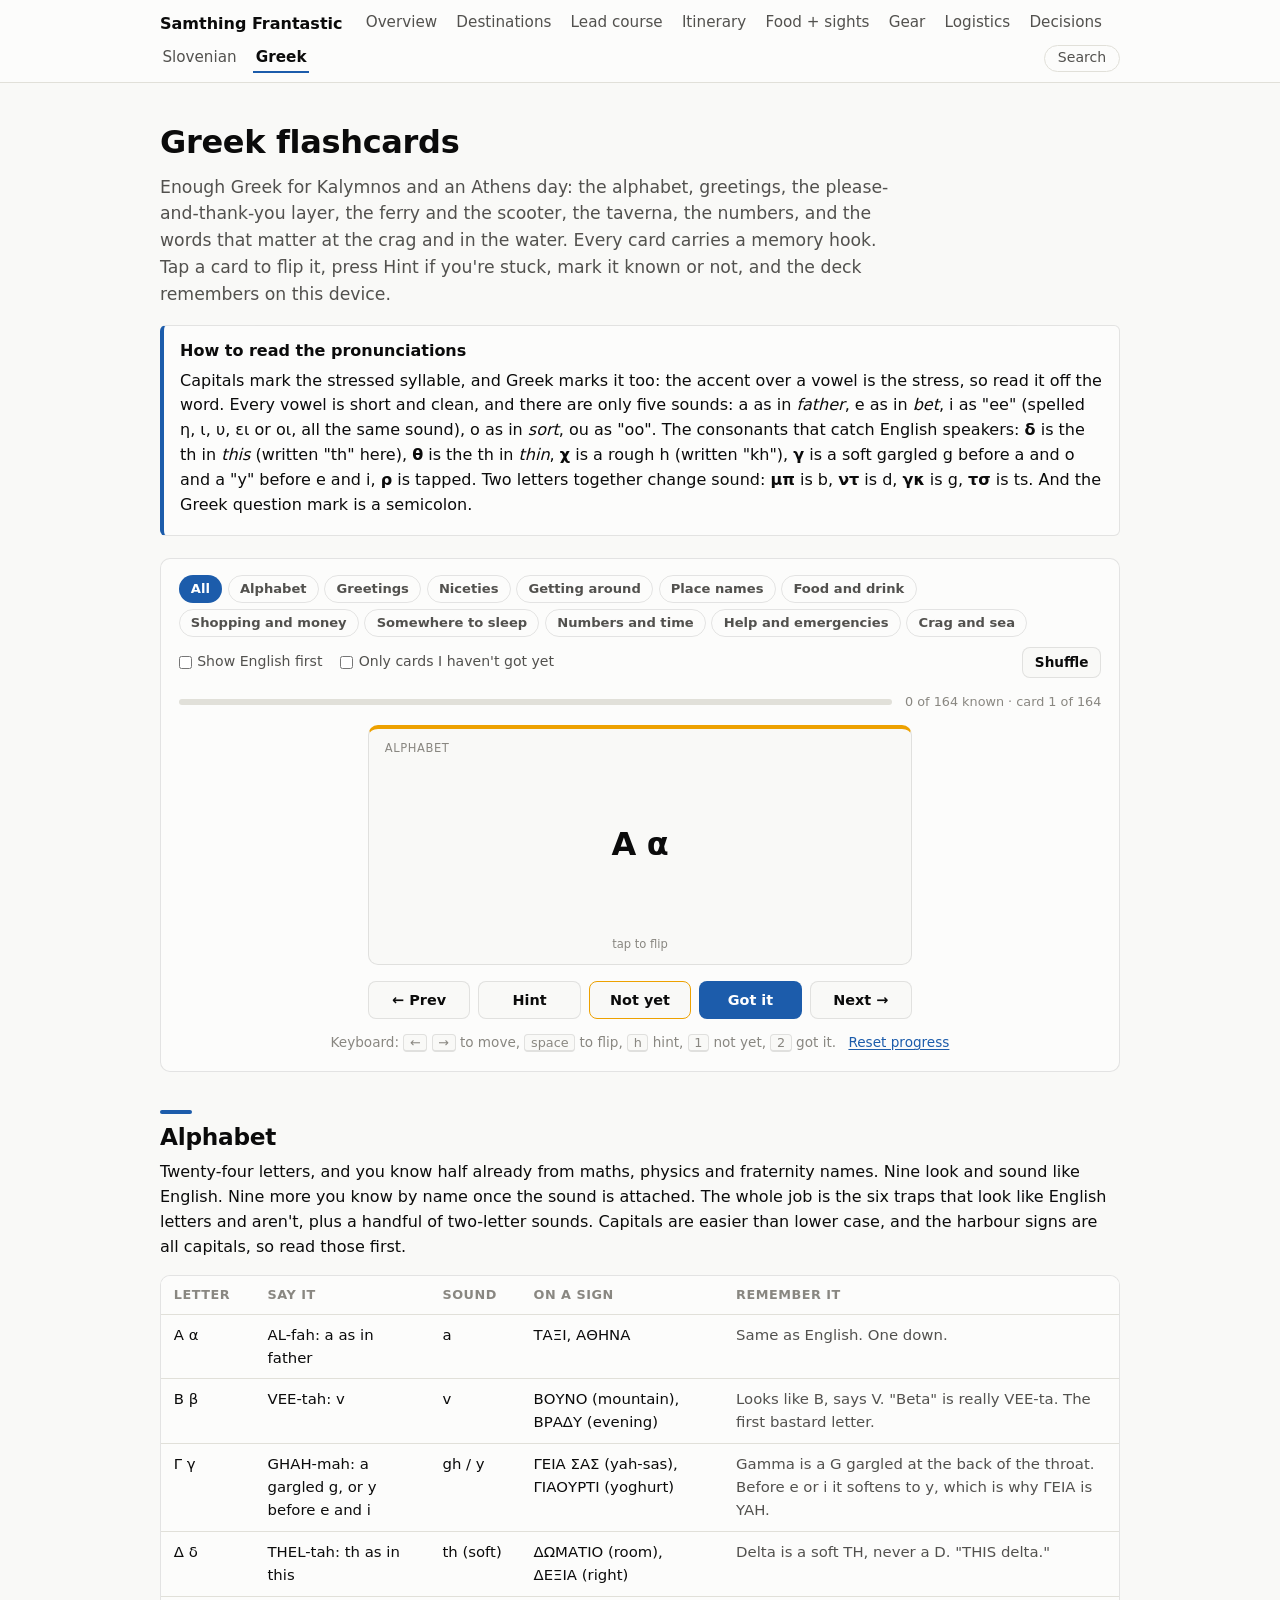
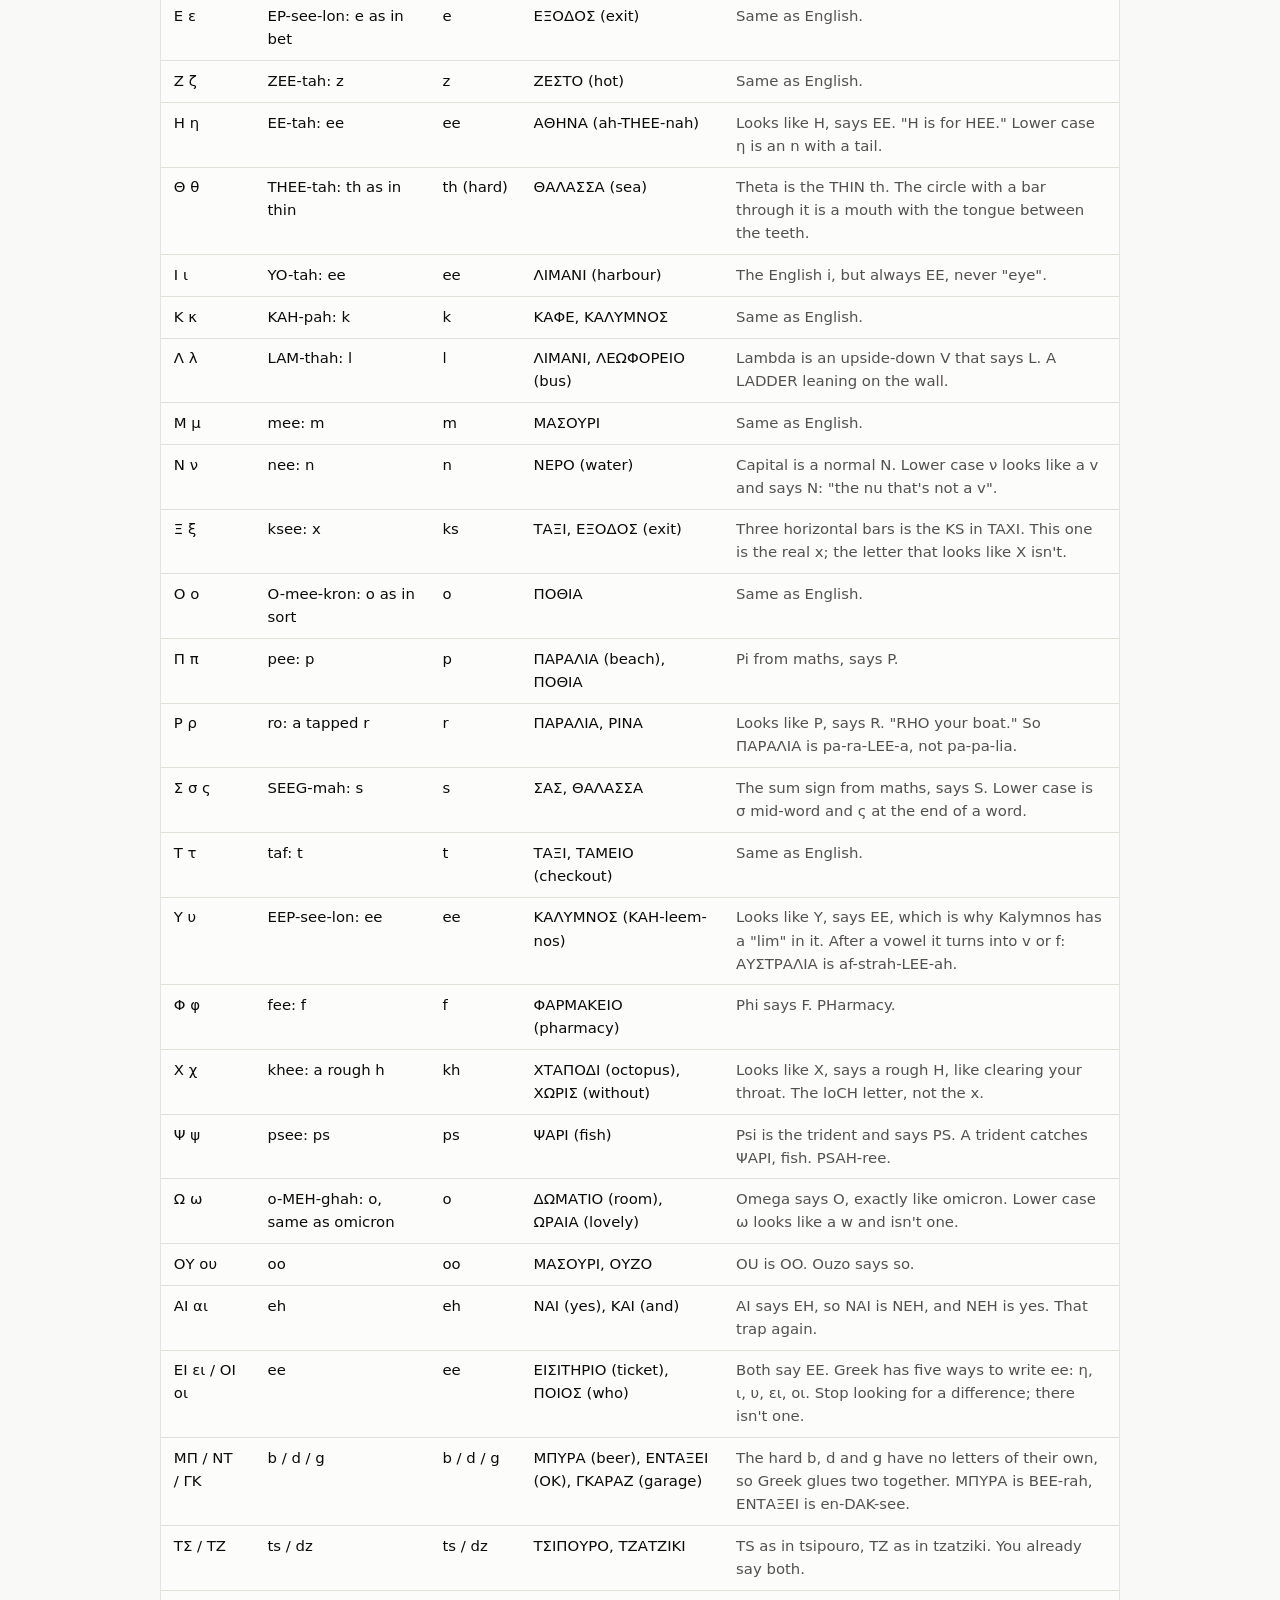
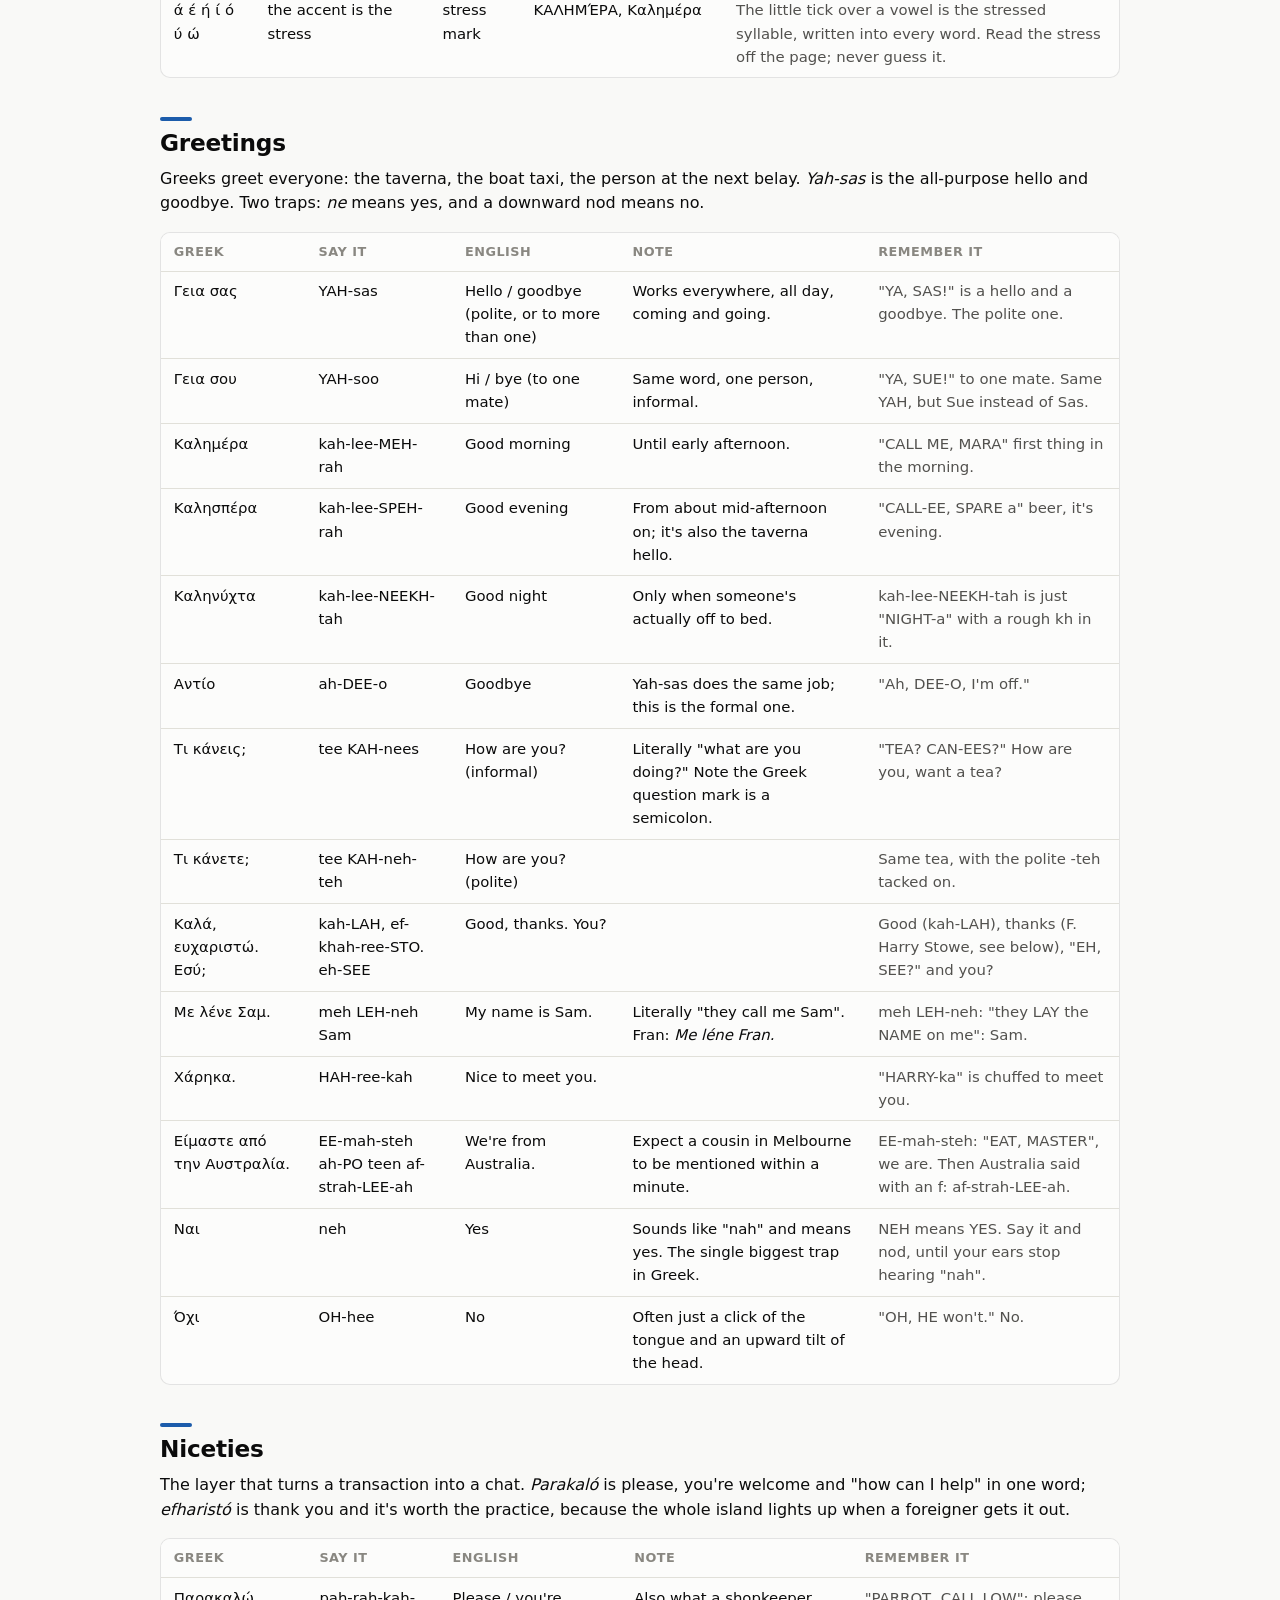
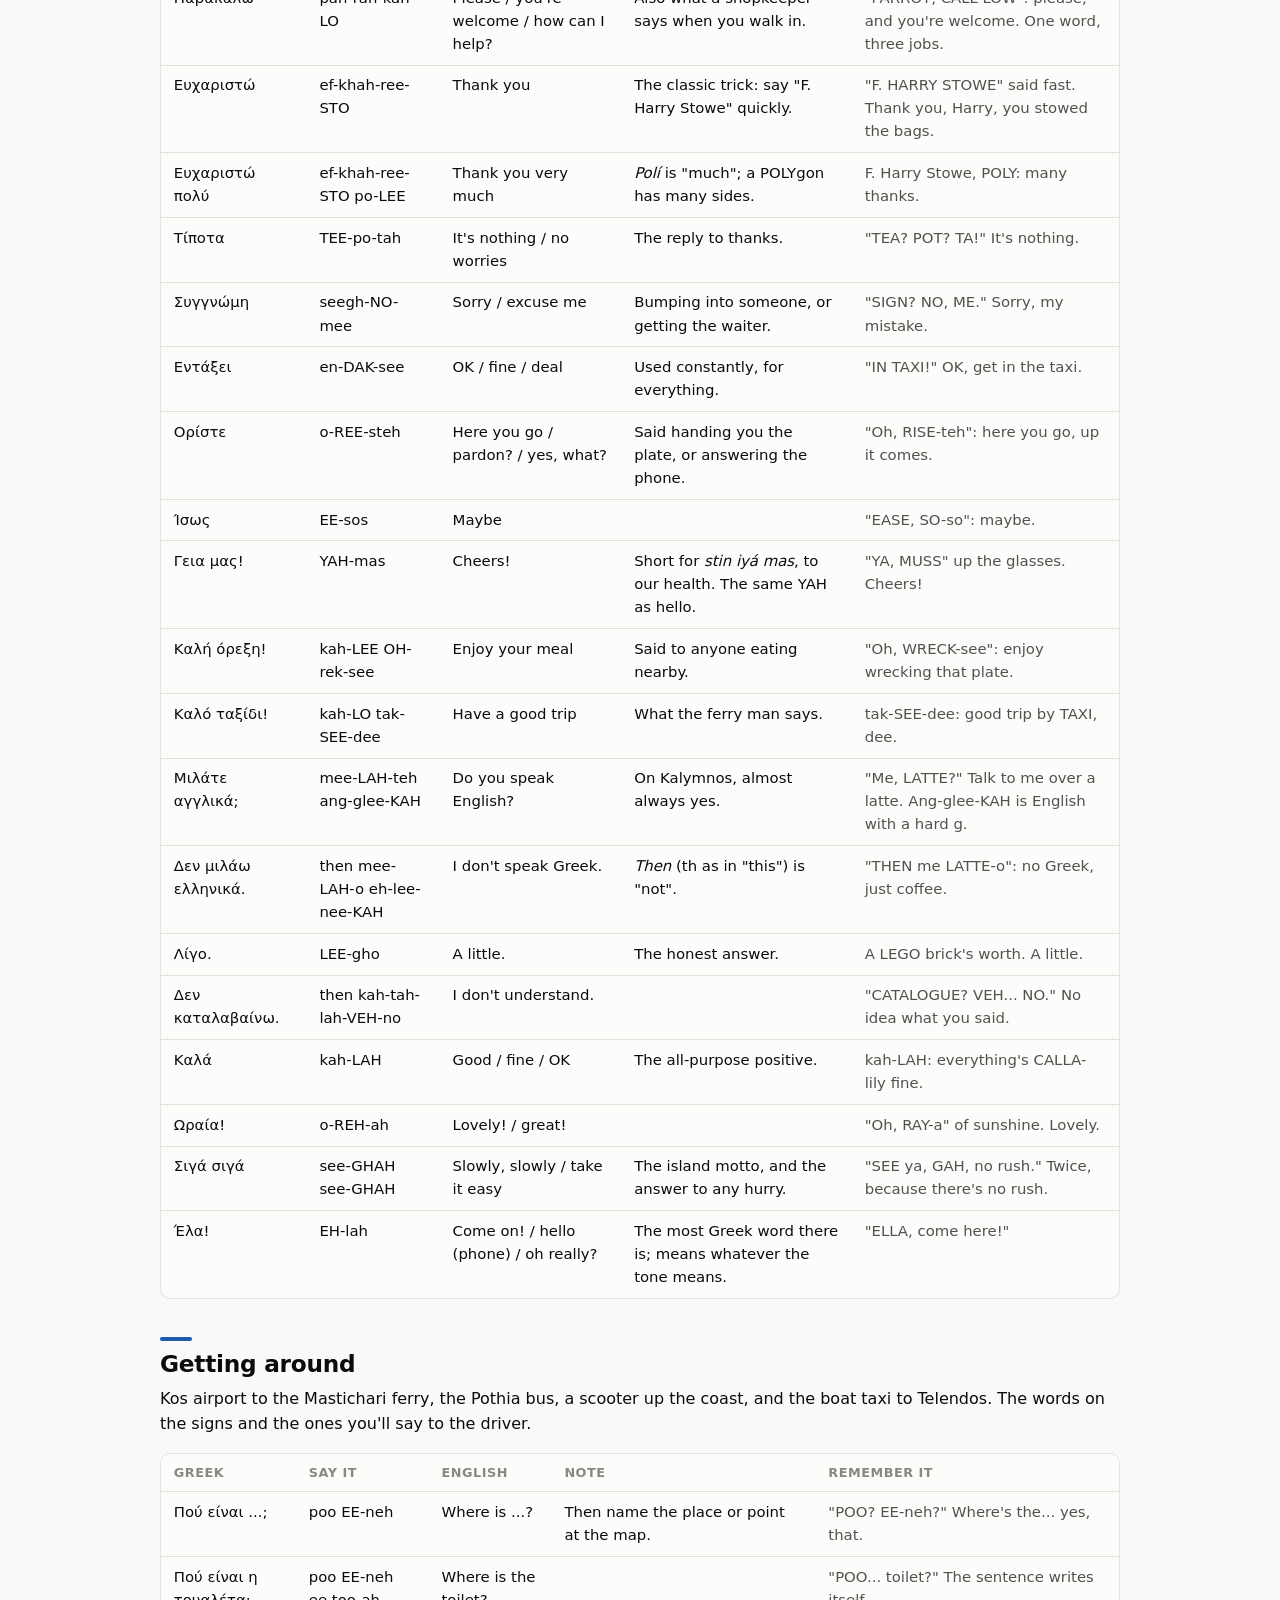
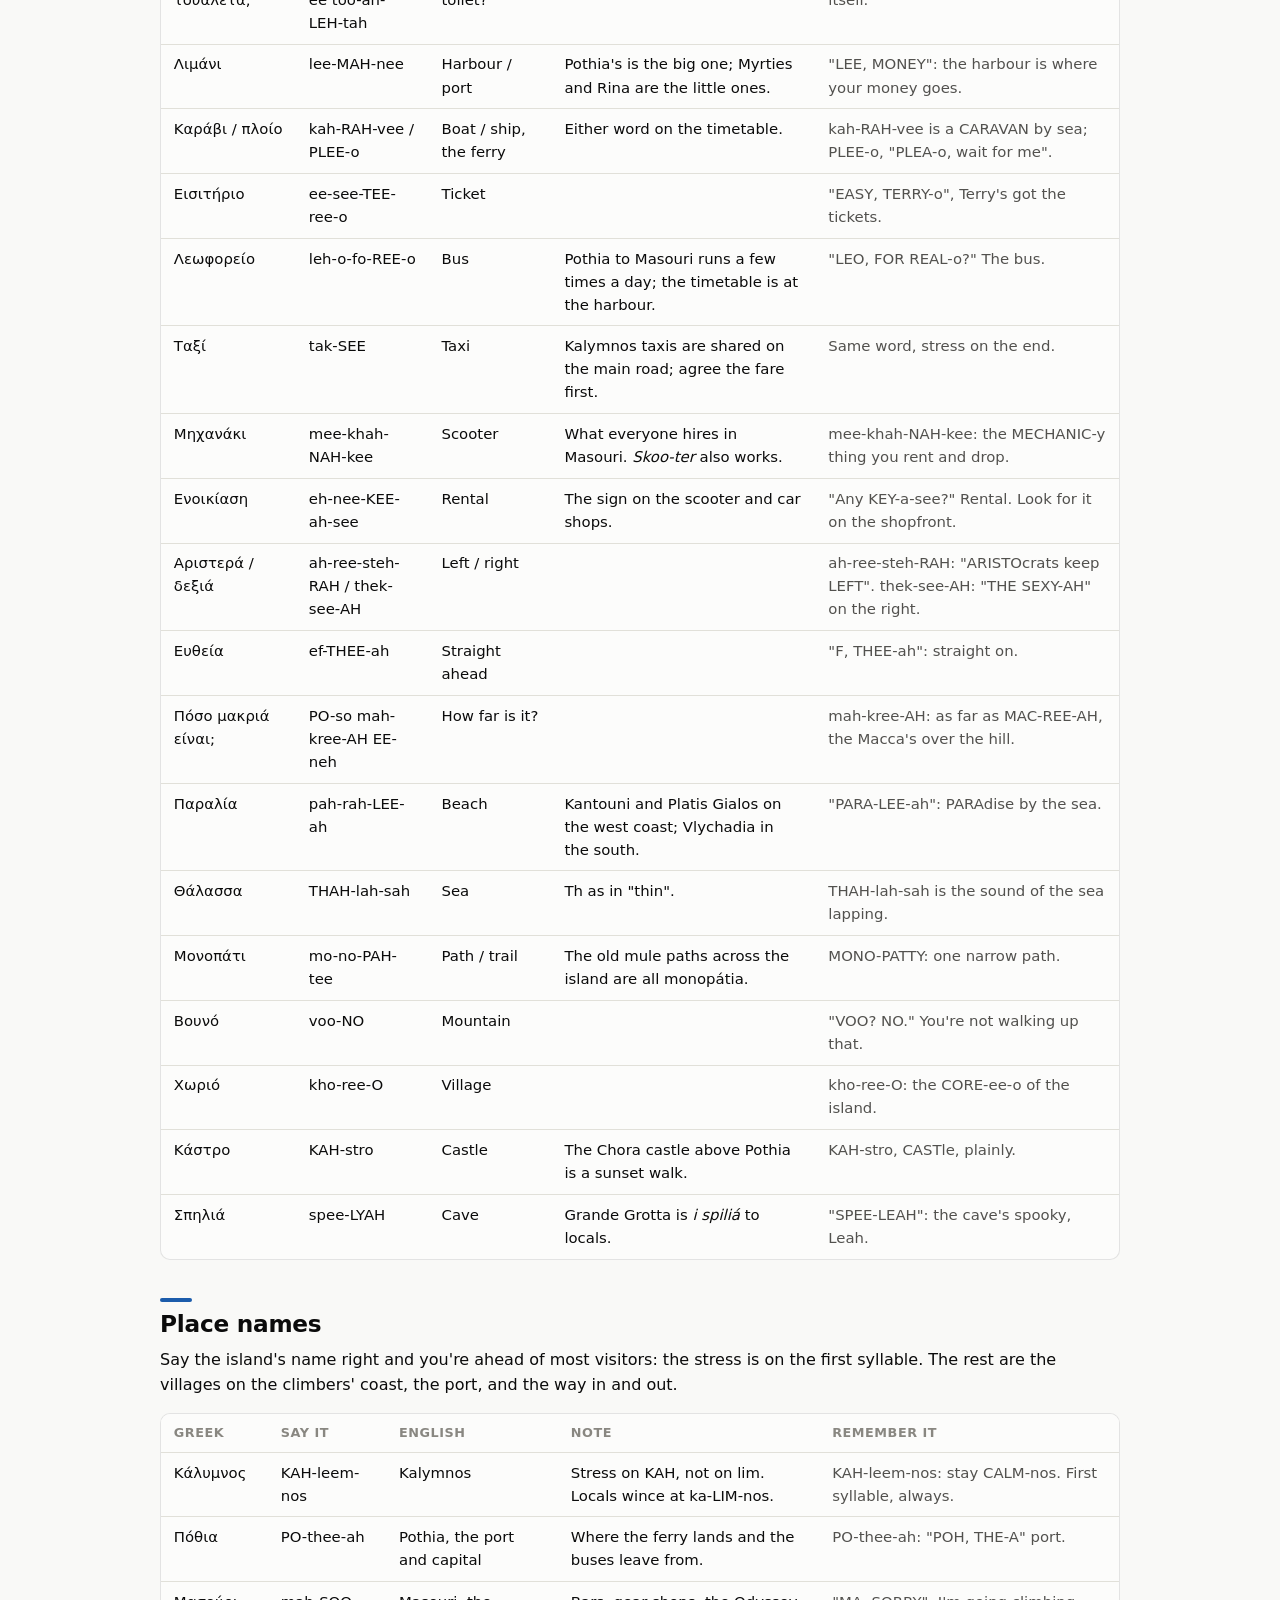
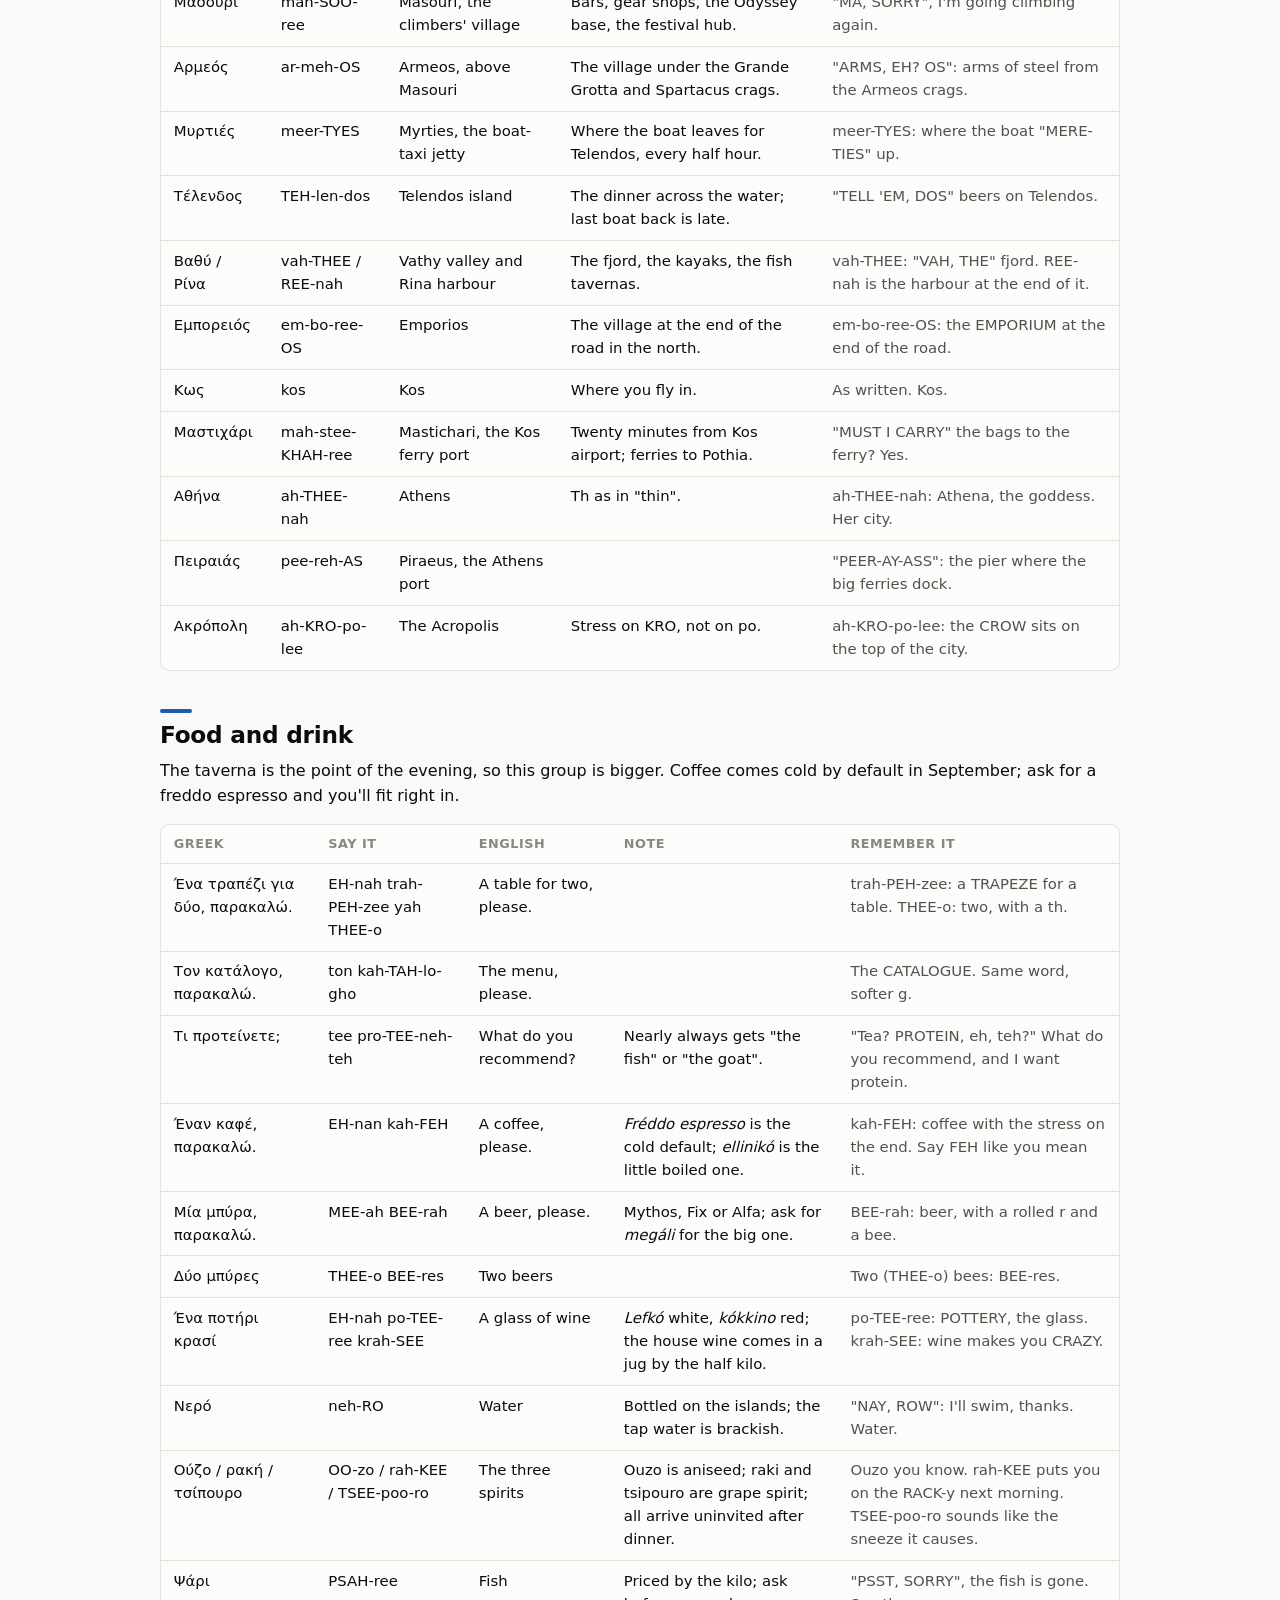
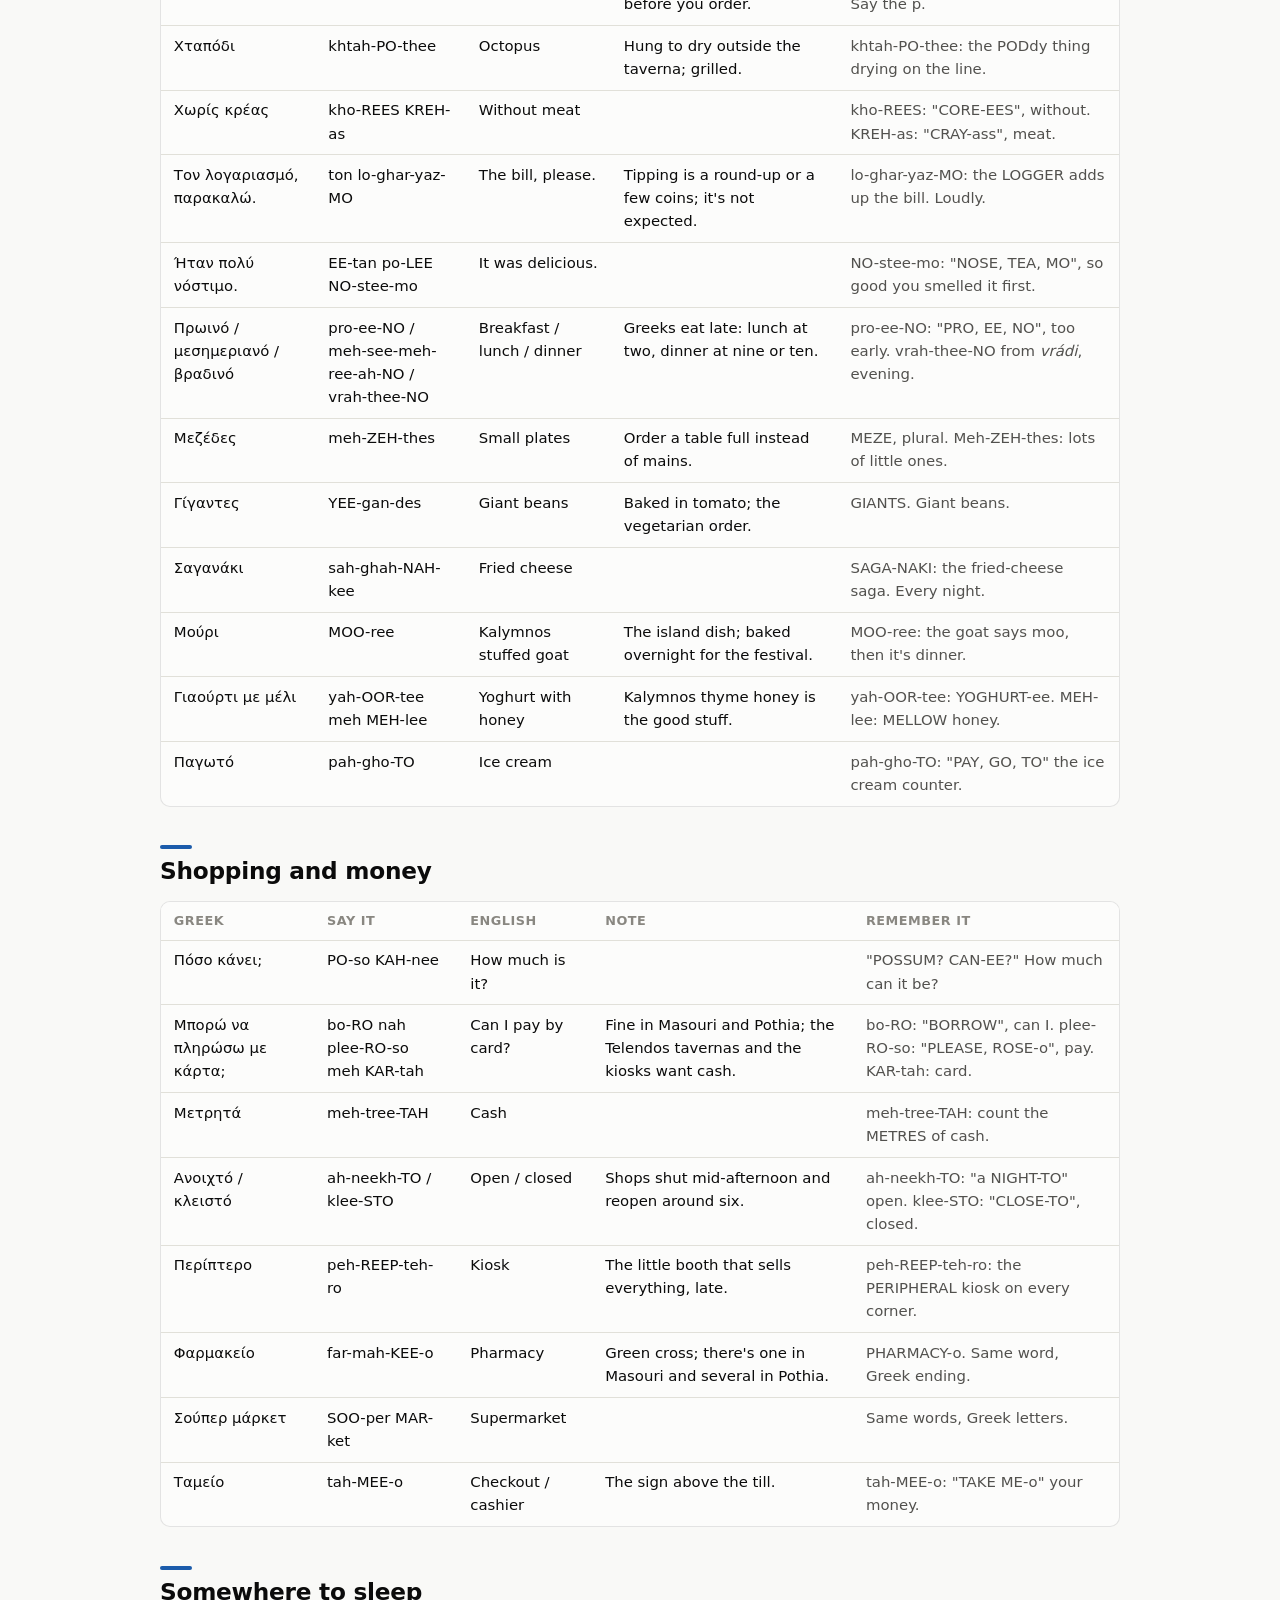
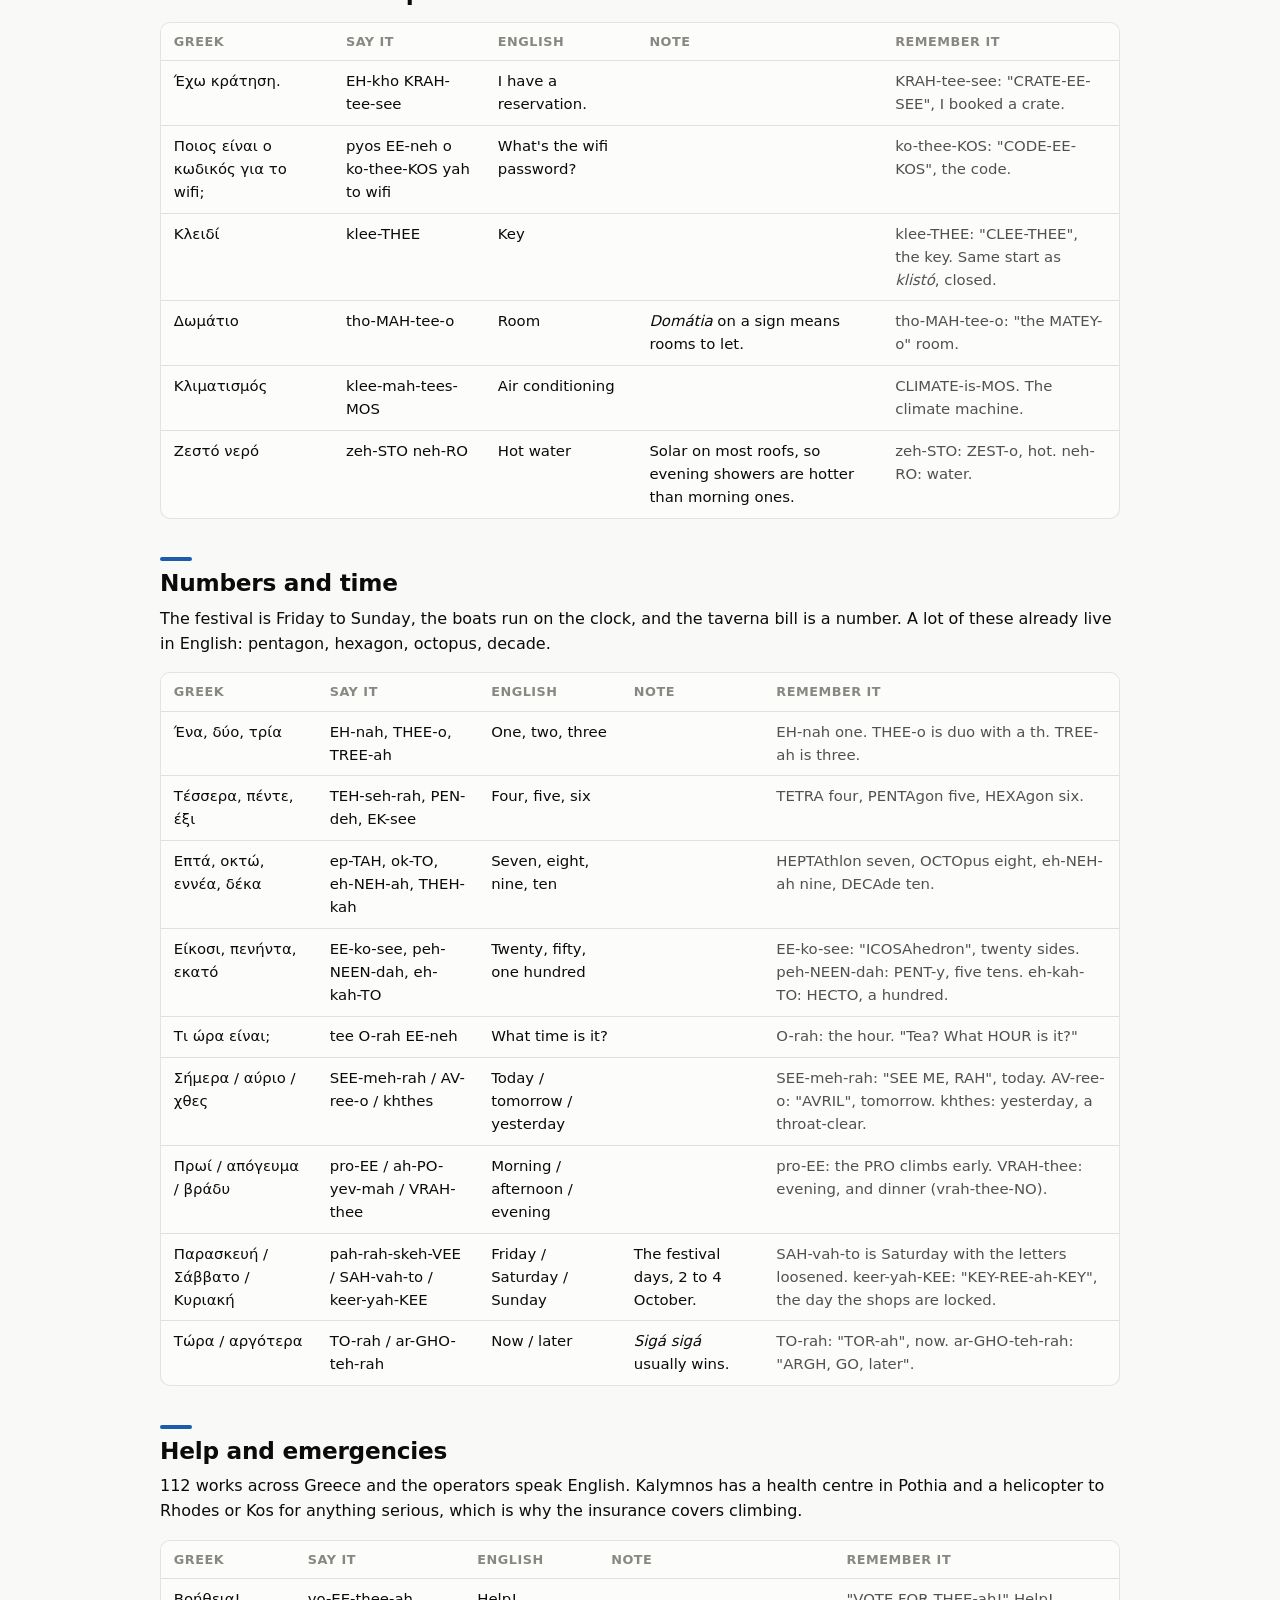
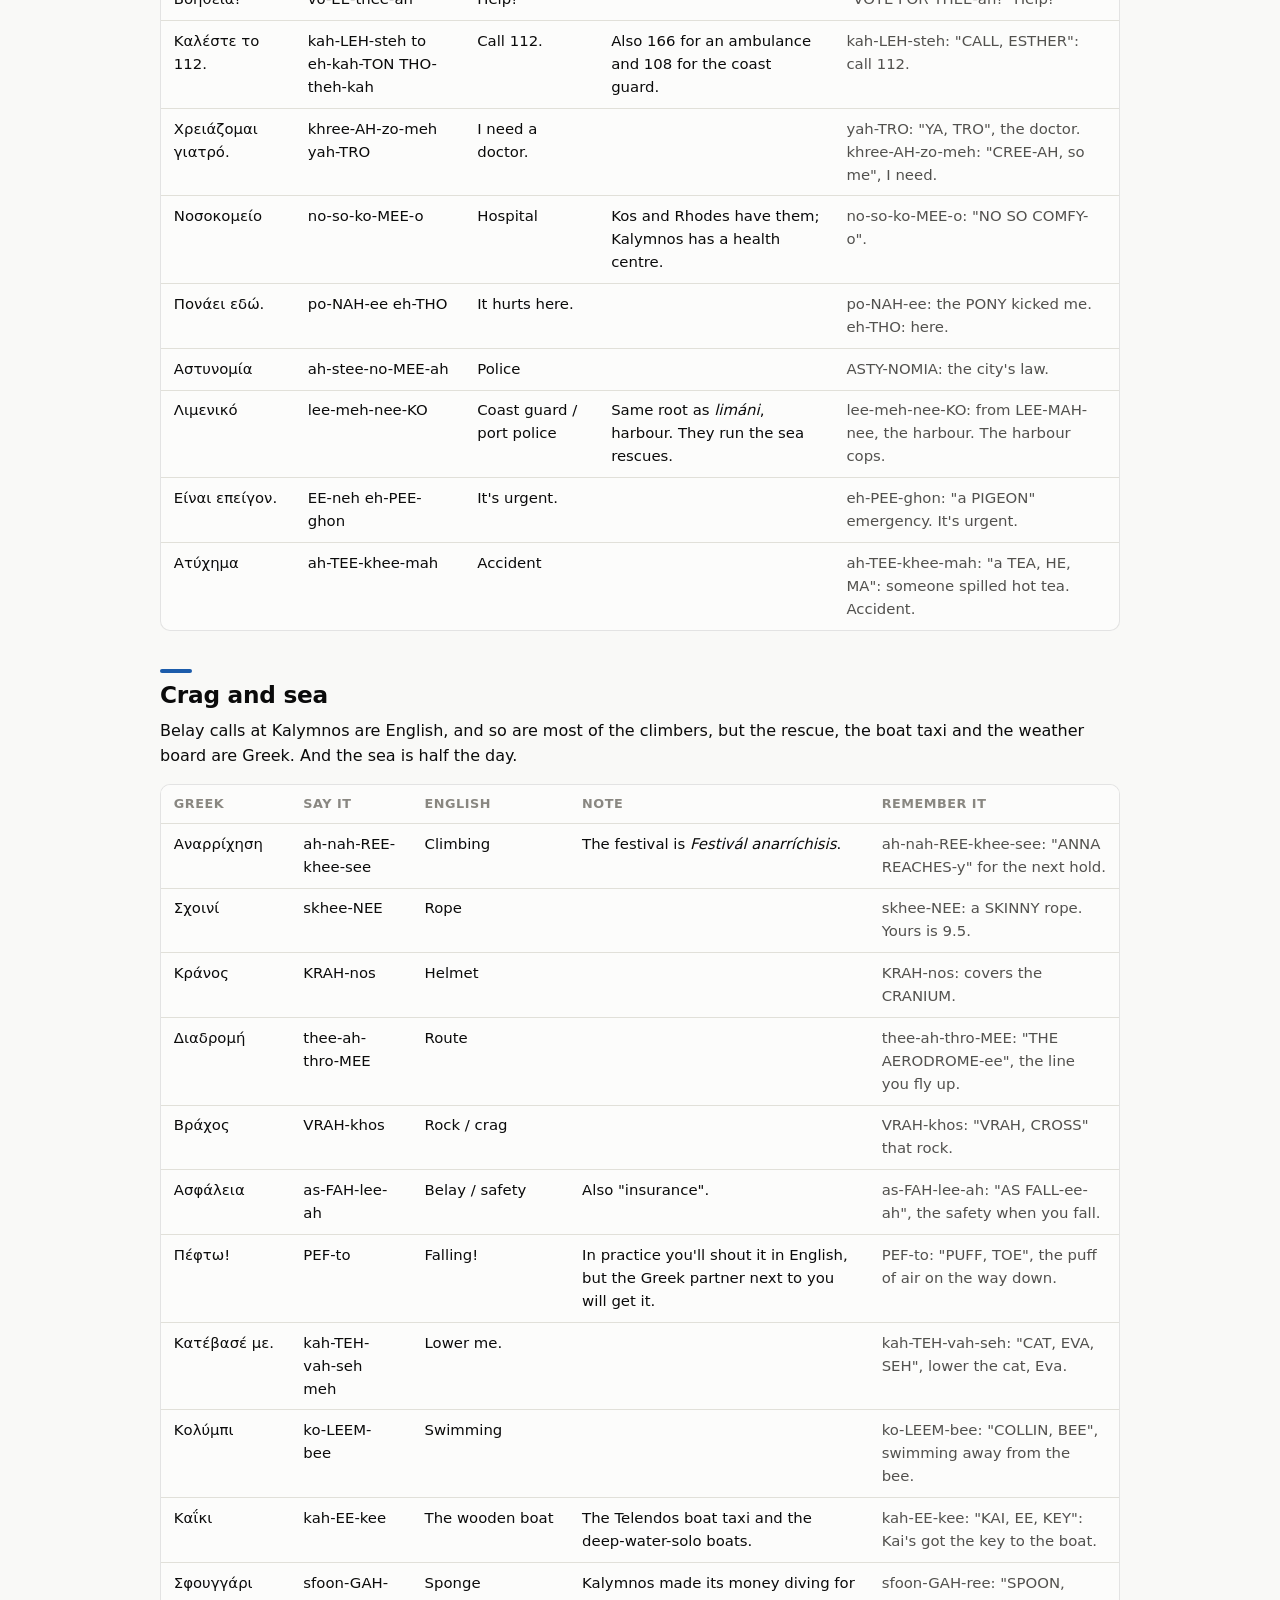
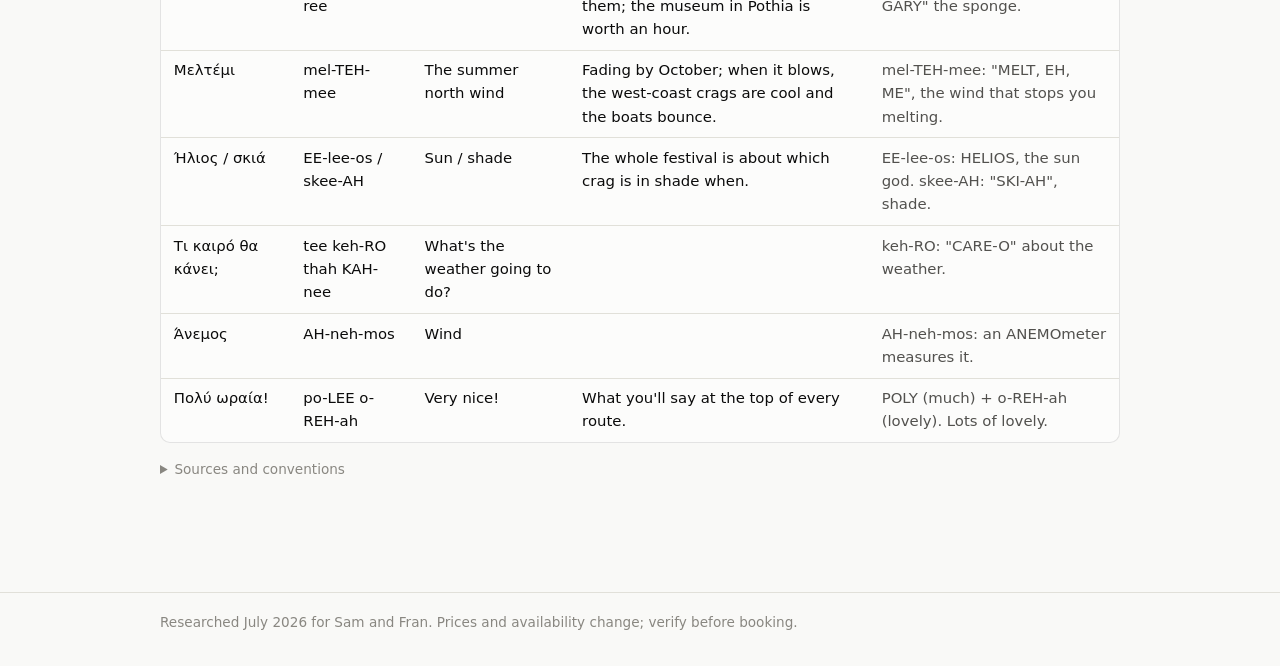
<file: greek.html>
<!DOCTYPE html>
<html lang="en">
<head>
<meta charset="utf-8">
<meta name="viewport" content="width=device-width, initial-scale=1">
<title>Greek - Samthing Frantastic</title>
<link rel="icon" href="data:image/svg+xml,<svg xmlns=%22http://www.w3.org/2000/svg%22 viewBox=%220 0 100 100%22><text y=%22.9em%22 font-size=%2290%22>🧗</text></svg>">
<link rel="stylesheet" href="styles.css">
</head>
<body>
<nav class="site-nav">
  <div class="nav-inner">
    <a class="brand" href="index.html">Samthing Frantastic</a>
    <a class="nav-link" href="index.html">Overview</a>
    <a class="nav-link" href="destinations.html">Destinations</a>
    <a class="nav-link" href="course.html">Lead course</a>
    <a class="nav-link" href="itinerary.html">Itinerary</a>
    <a class="nav-link" href="food-and-sights.html">Food + sights</a>
    <a class="nav-link" href="gear.html">Gear</a>
    <a class="nav-link" href="logistics.html">Logistics</a>
    <a class="nav-link" href="decisions.html">Decisions</a>
    <a class="nav-link" href="slovenian.html">Slovenian</a>
    <a class="nav-link" href="greek.html" aria-current="page">Greek</a>
  </div>
</nav>

<main>
<h1>Greek flashcards</h1>
<p class="lede">Enough Greek for Kalymnos and an Athens day: the alphabet, greetings, the please-and-thank-you layer, the ferry and the scooter, the taverna, the numbers, and the words that matter at the crag and in the water. Every card carries a memory hook. Tap a card to flip it, press Hint if you're stuck, mark it known or not, and the deck remembers on this device.</p>

<div class="callout">
  <p class="callout-title">How to read the pronunciations</p>
  <p>Capitals mark the stressed syllable, and Greek marks it too: the accent over a vowel is the stress, so read it off the word. Every vowel is short and clean, and there are only five sounds: a as in <em>father</em>, e as in <em>bet</em>, i as "ee" (spelled η, ι, υ, ει or οι, all the same sound), o as in <em>sort</em>, ou as "oo". The consonants that catch English speakers: <strong>δ</strong> is the th in <em>this</em> (written "th" here), <strong>θ</strong> is the th in <em>thin</em>, <strong>χ</strong> is a rough h (written "kh"), <strong>γ</strong> is a soft gargled g before a and o and a "y" before e and i, <strong>ρ</strong> is tapped. Two letters together change sound: <strong>μπ</strong> is b, <strong>ντ</strong> is d, <strong>γκ</strong> is g, <strong>τσ</strong> is ts. And the Greek question mark is a semicolon.</p>
</div>

<section class="deck" id="deck" data-store="greek-flashcards-v1" data-lang="el" aria-label="Flashcard deck">
  <div class="deck-toolbar">
    <div class="deck-chips" id="deck-categories" role="group" aria-label="Choose a category"></div>
    <div class="deck-options">
      <label class="deck-toggle"><input type="checkbox" id="deck-direction"> Show English first</label>
      <label class="deck-toggle"><input type="checkbox" id="deck-learning-only"> Only cards I haven't got yet</label>
      <button type="button" class="deck-btn" id="deck-shuffle">Shuffle</button>
    </div>
  </div>

  <div class="deck-progress">
    <div class="deck-progress-bar"><div class="deck-progress-fill" id="deck-progress-fill"></div></div>
    <div class="deck-progress-text" id="deck-progress-text"></div>
  </div>

  <div class="flashcard-stage">
    <button type="button" class="flashcard" id="flashcard" aria-live="polite" aria-label="Flashcard, press to flip">
      <div class="flashcard-inner">
        <div class="flashcard-face flashcard-front">
          <div class="flashcard-category" id="card-front-category"></div>
          <div class="flashcard-main" id="card-front-main"></div>
          <div class="flashcard-sub" id="card-front-sub"></div>
          <div class="flashcard-mnemonic" id="card-front-mnemonic"></div>
          <div class="flashcard-hint">tap to flip</div>
        </div>
        <div class="flashcard-face flashcard-back">
          <div class="flashcard-category" id="card-back-category"></div>
          <div class="flashcard-main" id="card-back-main"></div>
          <div class="flashcard-sub" id="card-back-sub"></div>
          <div class="flashcard-note" id="card-back-note"></div>
          <div class="flashcard-mnemonic" id="card-back-mnemonic"></div>
        </div>
      </div>
    </button>
    <p class="deck-empty" id="deck-empty" hidden>Every card in this set is marked as known. Untick the filter or reset to go again.</p>
  </div>

  <div class="deck-controls">
    <button type="button" class="deck-btn" id="deck-prev" aria-label="Previous card">&larr; Prev</button>
    <button type="button" class="deck-btn deck-btn-hint" id="deck-hint" aria-pressed="false">Hint</button>
    <button type="button" class="deck-btn deck-btn-again" id="deck-again">Not yet</button>
    <button type="button" class="deck-btn deck-btn-got" id="deck-got">Got it</button>
    <button type="button" class="deck-btn" id="deck-next" aria-label="Next card">Next &rarr;</button>
    <button type="button" class="deck-btn deck-btn-speak" id="deck-speak" hidden aria-label="Hear it spoken">&#9654; Hear it</button>
  </div>
  <p class="small deck-keys"><span class="deck-keys-hint">Keyboard: <kbd>&larr;</kbd> <kbd>&rarr;</kbd> to move, <kbd>space</kbd> to flip, <kbd>h</kbd> hint, <kbd>1</kbd> not yet, <kbd>2</kbd> got it.</span> <button type="button" class="deck-link" id="deck-reset">Reset progress</button></p>
</section>

<h2>Alphabet</h2>
<p>Twenty-four letters, and you know half already from maths, physics and fraternity names. Nine look and sound like English. Nine more you know by name once the sound is attached. The whole job is the six traps that look like English letters and aren't, plus a handful of two-letter sounds. Capitals are easier than lower case, and the harbour signs are all capitals, so read those first.</p>
<div class="table-wrap phrase-group" data-category="Alphabet" data-answer-say>
<table>
<thead><tr><th>Letter</th><th>Say it</th><th>Sound</th><th>On a sign</th><th>Remember it</th></tr></thead>
<tbody>
<tr><td lang="el">Α α</td><td>AL-fah: a as in father</td><td>a</td><td lang="el">ΤΑΞΙ, ΑΘΗΝΑ</td><td>Same as English. One down.</td></tr>
<tr><td lang="el">Β β</td><td>VEE-tah: v</td><td>v</td><td lang="el">ΒΟΥΝΟ (mountain), ΒΡΑΔΥ (evening)</td><td>Looks like B, says V. "Beta" is really VEE-ta. The first bastard letter.</td></tr>
<tr><td lang="el">Γ γ</td><td>GHAH-mah: a gargled g, or y before e and i</td><td>gh / y</td><td lang="el">ΓΕΙΑ ΣΑΣ (yah-sas), ΓΙΑΟΥΡΤΙ (yoghurt)</td><td>Gamma is a G gargled at the back of the throat. Before e or i it softens to y, which is why ΓΕΙΑ is YAH.</td></tr>
<tr><td lang="el">Δ δ</td><td>THEL-tah: th as in this</td><td>th (soft)</td><td lang="el">ΔΩΜΑΤΙΟ (room), ΔΕΞΙΑ (right)</td><td>Delta is a soft TH, never a D. "THIS delta."</td></tr>
<tr><td lang="el">Ε ε</td><td>EP-see-lon: e as in bet</td><td>e</td><td lang="el">ΕΞΟΔΟΣ (exit)</td><td>Same as English.</td></tr>
<tr><td lang="el">Ζ ζ</td><td>ZEE-tah: z</td><td>z</td><td lang="el">ΖΕΣΤΟ (hot)</td><td>Same as English.</td></tr>
<tr><td lang="el">Η η</td><td>EE-tah: ee</td><td>ee</td><td lang="el">ΑΘΗΝΑ (ah-THEE-nah)</td><td>Looks like H, says EE. "H is for HEE." Lower case η is an n with a tail.</td></tr>
<tr><td lang="el">Θ θ</td><td>THEE-tah: th as in thin</td><td>th (hard)</td><td lang="el">ΘΑΛΑΣΣΑ (sea)</td><td>Theta is the THIN th. The circle with a bar through it is a mouth with the tongue between the teeth.</td></tr>
<tr><td lang="el">Ι ι</td><td>YO-tah: ee</td><td>ee</td><td lang="el">ΛΙΜΑΝΙ (harbour)</td><td>The English i, but always EE, never "eye".</td></tr>
<tr><td lang="el">Κ κ</td><td>KAH-pah: k</td><td>k</td><td lang="el">ΚΑΦΕ, ΚΑΛΥΜΝΟΣ</td><td>Same as English.</td></tr>
<tr><td lang="el">Λ λ</td><td>LAM-thah: l</td><td>l</td><td lang="el">ΛΙΜΑΝΙ, ΛΕΩΦΟΡΕΙΟ (bus)</td><td>Lambda is an upside-down V that says L. A LADDER leaning on the wall.</td></tr>
<tr><td lang="el">Μ μ</td><td>mee: m</td><td>m</td><td lang="el">ΜΑΣΟΥΡΙ</td><td>Same as English.</td></tr>
<tr><td lang="el">Ν ν</td><td>nee: n</td><td>n</td><td lang="el">ΝΕΡΟ (water)</td><td>Capital is a normal N. Lower case ν looks like a v and says N: "the nu that's not a v".</td></tr>
<tr><td lang="el">Ξ ξ</td><td>ksee: x</td><td>ks</td><td lang="el">ΤΑΞΙ, ΕΞΟΔΟΣ (exit)</td><td>Three horizontal bars is the KS in TAXI. This one is the real x; the letter that looks like X isn't.</td></tr>
<tr><td lang="el">Ο ο</td><td>O-mee-kron: o as in sort</td><td>o</td><td lang="el">ΠΟΘΙΑ</td><td>Same as English.</td></tr>
<tr><td lang="el">Π π</td><td>pee: p</td><td>p</td><td lang="el">ΠΑΡΑΛΙΑ (beach), ΠΟΘΙΑ</td><td>Pi from maths, says P.</td></tr>
<tr><td lang="el">Ρ ρ</td><td>ro: a tapped r</td><td>r</td><td lang="el">ΠΑΡΑΛΙΑ, ΡΙΝΑ</td><td>Looks like P, says R. "RHO your boat." So ΠΑΡΑΛΙΑ is pa-ra-LEE-a, not pa-pa-lia.</td></tr>
<tr><td lang="el">Σ σ ς</td><td>SEEG-mah: s</td><td>s</td><td lang="el">ΣΑΣ, ΘΑΛΑΣΣΑ</td><td>The sum sign from maths, says S. Lower case is σ mid-word and ς at the end of a word.</td></tr>
<tr><td lang="el">Τ τ</td><td>taf: t</td><td>t</td><td lang="el">ΤΑΞΙ, ΤΑΜΕΙΟ (checkout)</td><td>Same as English.</td></tr>
<tr><td lang="el">Υ υ</td><td>EEP-see-lon: ee</td><td>ee</td><td lang="el">ΚΑΛΥΜΝΟΣ (KAH-leem-nos)</td><td>Looks like Y, says EE, which is why Kalymnos has a "lim" in it. After a vowel it turns into v or f: ΑΥΣΤΡΑΛΙΑ is af-strah-LEE-ah.</td></tr>
<tr><td lang="el">Φ φ</td><td>fee: f</td><td>f</td><td lang="el">ΦΑΡΜΑΚΕΙΟ (pharmacy)</td><td>Phi says F. PHarmacy.</td></tr>
<tr><td lang="el">Χ χ</td><td>khee: a rough h</td><td>kh</td><td lang="el">ΧΤΑΠΟΔΙ (octopus), ΧΩΡΙΣ (without)</td><td>Looks like X, says a rough H, like clearing your throat. The loCH letter, not the x.</td></tr>
<tr><td lang="el">Ψ ψ</td><td>psee: ps</td><td>ps</td><td lang="el">ΨΑΡΙ (fish)</td><td>Psi is the trident and says PS. A trident catches ΨΑΡΙ, fish. PSAH-ree.</td></tr>
<tr><td lang="el">Ω ω</td><td>o-MEH-ghah: o, same as omicron</td><td>o</td><td lang="el">ΔΩΜΑΤΙΟ (room), ΩΡΑΙΑ (lovely)</td><td>Omega says O, exactly like omicron. Lower case ω looks like a w and isn't one.</td></tr>
<tr><td lang="el">ΟΥ ου</td><td>oo</td><td>oo</td><td lang="el">ΜΑΣΟΥΡΙ, ΟΥΖΟ</td><td>OU is OO. Ouzo says so.</td></tr>
<tr><td lang="el">ΑΙ αι</td><td>eh</td><td>eh</td><td lang="el">ΝΑΙ (yes), ΚΑΙ (and)</td><td>AI says EH, so ΝΑΙ is NEH, and NEH is yes. That trap again.</td></tr>
<tr><td lang="el">ΕΙ ει / ΟΙ οι</td><td>ee</td><td>ee</td><td lang="el">ΕΙΣΙΤΗΡΙΟ (ticket), ΠΟΙΟΣ (who)</td><td>Both say EE. Greek has five ways to write ee: η, ι, υ, ει, οι. Stop looking for a difference; there isn't one.</td></tr>
<tr><td lang="el">ΜΠ / ΝΤ / ΓΚ</td><td>b / d / g</td><td>b / d / g</td><td lang="el">ΜΠΥΡΑ (beer), ΕΝΤΑΞΕΙ (OK), ΓΚΑΡΑΖ (garage)</td><td>The hard b, d and g have no letters of their own, so Greek glues two together. ΜΠΥΡΑ is BEE-rah, ΕΝΤΑΞΕΙ is en-DAK-see.</td></tr>
<tr><td lang="el">ΤΣ / ΤΖ</td><td>ts / dz</td><td>ts / dz</td><td lang="el">ΤΣΙΠΟΥΡΟ, ΤΖΑΤΖΙΚΙ</td><td>TS as in tsipouro, TZ as in tzatziki. You already say both.</td></tr>
<tr><td lang="el">ά έ ή ί ό ύ ώ</td><td>the accent is the stress</td><td>stress mark</td><td lang="el">ΚΑΛΗΜΈΡΑ, Καλημέρα</td><td>The little tick over a vowel is the stressed syllable, written into every word. Read the stress off the page; never guess it.</td></tr>
</tbody>
</table>
</div>

<h2>Greetings</h2>
<p>Greeks greet everyone: the taverna, the boat taxi, the person at the next belay. <em>Yah-sas</em> is the all-purpose hello and goodbye. Two traps: <em>ne</em> means yes, and a downward nod means no.</p>
<div class="table-wrap phrase-group" data-category="Greetings">
<table>
<thead><tr><th>Greek</th><th>Say it</th><th>English</th><th>Note</th><th>Remember it</th></tr></thead>
<tbody>
<tr><td lang="el">Γεια σας</td><td>YAH-sas</td><td>Hello / goodbye (polite, or to more than one)</td><td>Works everywhere, all day, coming and going.</td><td>"YA, SAS!" is a hello and a goodbye. The polite one.</td></tr>
<tr><td lang="el">Γεια σου</td><td>YAH-soo</td><td>Hi / bye (to one mate)</td><td>Same word, one person, informal.</td><td>"YA, SUE!" to one mate. Same YAH, but Sue instead of Sas.</td></tr>
<tr><td lang="el">Καλημέρα</td><td>kah-lee-MEH-rah</td><td>Good morning</td><td>Until early afternoon.</td><td>"CALL ME, MARA" first thing in the morning.</td></tr>
<tr><td lang="el">Καλησπέρα</td><td>kah-lee-SPEH-rah</td><td>Good evening</td><td>From about mid-afternoon on; it's also the taverna hello.</td><td>"CALL-EE, SPARE a" beer, it's evening.</td></tr>
<tr><td lang="el">Καληνύχτα</td><td>kah-lee-NEEKH-tah</td><td>Good night</td><td>Only when someone's actually off to bed.</td><td>kah-lee-NEEKH-tah is just "NIGHT-a" with a rough kh in it.</td></tr>
<tr><td lang="el">Αντίο</td><td>ah-DEE-o</td><td>Goodbye</td><td>Yah-sas does the same job; this is the formal one.</td><td>"Ah, DEE-O, I'm off."</td></tr>
<tr><td lang="el">Τι κάνεις;</td><td>tee KAH-nees</td><td>How are you? (informal)</td><td>Literally "what are you doing?" Note the Greek question mark is a semicolon.</td><td>"TEA? CAN-EES?" How are you, want a tea?</td></tr>
<tr><td lang="el">Τι κάνετε;</td><td>tee KAH-neh-teh</td><td>How are you? (polite)</td><td></td><td>Same tea, with the polite -teh tacked on.</td></tr>
<tr><td lang="el">Καλά, ευχαριστώ. Εσύ;</td><td>kah-LAH, ef-khah-ree-STO. eh-SEE</td><td>Good, thanks. You?</td><td></td><td>Good (kah-LAH), thanks (F. Harry Stowe, see below), "EH, SEE?" and you?</td></tr>
<tr><td lang="el">Με λένε Σαμ.</td><td>meh LEH-neh Sam</td><td>My name is Sam.</td><td>Literally "they call me Sam". Fran: <em>Me léne Fran.</em></td><td>meh LEH-neh: "they LAY the NAME on me": Sam.</td></tr>
<tr><td lang="el">Χάρηκα.</td><td>HAH-ree-kah</td><td>Nice to meet you.</td><td></td><td>"HARRY-ka" is chuffed to meet you.</td></tr>
<tr><td lang="el">Είμαστε από την Αυστραλία.</td><td>EE-mah-steh ah-PO teen af-strah-LEE-ah</td><td>We're from Australia.</td><td>Expect a cousin in Melbourne to be mentioned within a minute.</td><td>EE-mah-steh: "EAT, MASTER", we are. Then Australia said with an f: af-strah-LEE-ah.</td></tr>
<tr><td lang="el">Ναι</td><td>neh</td><td>Yes</td><td>Sounds like "nah" and means yes. The single biggest trap in Greek.</td><td>NEH means YES. Say it and nod, until your ears stop hearing "nah".</td></tr>
<tr><td lang="el">Όχι</td><td>OH-hee</td><td>No</td><td>Often just a click of the tongue and an upward tilt of the head.</td><td>"OH, HE won't." No.</td></tr>
</tbody>
</table>
</div>

<h2>Niceties</h2>
<p>The layer that turns a transaction into a chat. <em>Parakaló</em> is please, you're welcome and "how can I help" in one word; <em>efharistó</em> is thank you and it's worth the practice, because the whole island lights up when a foreigner gets it out.</p>
<div class="table-wrap phrase-group" data-category="Niceties">
<table>
<thead><tr><th>Greek</th><th>Say it</th><th>English</th><th>Note</th><th>Remember it</th></tr></thead>
<tbody>
<tr><td lang="el">Παρακαλώ</td><td>pah-rah-kah-LO</td><td>Please / you're welcome / how can I help?</td><td>Also what a shopkeeper says when you walk in.</td><td>"PARROT, CALL LOW": please, and you're welcome. One word, three jobs.</td></tr>
<tr><td lang="el">Ευχαριστώ</td><td>ef-khah-ree-STO</td><td>Thank you</td><td>The classic trick: say "F. Harry Stowe" quickly.</td><td>"F. HARRY STOWE" said fast. Thank you, Harry, you stowed the bags.</td></tr>
<tr><td lang="el">Ευχαριστώ πολύ</td><td>ef-khah-ree-STO po-LEE</td><td>Thank you very much</td><td><em>Polí</em> is "much"; a POLYgon has many sides.</td><td>F. Harry Stowe, POLY: many thanks.</td></tr>
<tr><td lang="el">Τίποτα</td><td>TEE-po-tah</td><td>It's nothing / no worries</td><td>The reply to thanks.</td><td>"TEA? POT? TA!" It's nothing.</td></tr>
<tr><td lang="el">Συγγνώμη</td><td>seegh-NO-mee</td><td>Sorry / excuse me</td><td>Bumping into someone, or getting the waiter.</td><td>"SIGN? NO, ME." Sorry, my mistake.</td></tr>
<tr><td lang="el">Εντάξει</td><td>en-DAK-see</td><td>OK / fine / deal</td><td>Used constantly, for everything.</td><td>"IN TAXI!" OK, get in the taxi.</td></tr>
<tr><td lang="el">Ορίστε</td><td>o-REE-steh</td><td>Here you go / pardon? / yes, what?</td><td>Said handing you the plate, or answering the phone.</td><td>"Oh, RISE-teh": here you go, up it comes.</td></tr>
<tr><td lang="el">Ίσως</td><td>EE-sos</td><td>Maybe</td><td></td><td>"EASE, SO-so": maybe.</td></tr>
<tr><td lang="el">Γεια μας!</td><td>YAH-mas</td><td>Cheers!</td><td>Short for <em>stin iyá mas</em>, to our health. The same YAH as hello.</td><td>"YA, MUSS" up the glasses. Cheers!</td></tr>
<tr><td lang="el">Καλή όρεξη!</td><td>kah-LEE OH-rek-see</td><td>Enjoy your meal</td><td>Said to anyone eating nearby.</td><td>"Oh, WRECK-see": enjoy wrecking that plate.</td></tr>
<tr><td lang="el">Καλό ταξίδι!</td><td>kah-LO tak-SEE-dee</td><td>Have a good trip</td><td>What the ferry man says.</td><td>tak-SEE-dee: good trip by TAXI, dee.</td></tr>
<tr><td lang="el">Μιλάτε αγγλικά;</td><td>mee-LAH-teh ang-glee-KAH</td><td>Do you speak English?</td><td>On Kalymnos, almost always yes.</td><td>"Me, LATTE?" Talk to me over a latte. Ang-glee-KAH is English with a hard g.</td></tr>
<tr><td lang="el">Δεν μιλάω ελληνικά.</td><td>then mee-LAH-o eh-lee-nee-KAH</td><td>I don't speak Greek.</td><td><em>Then</em> (th as in "this") is "not".</td><td>"THEN me LATTE-o": no Greek, just coffee.</td></tr>
<tr><td lang="el">Λίγο.</td><td>LEE-gho</td><td>A little.</td><td>The honest answer.</td><td>A LEGO brick's worth. A little.</td></tr>
<tr><td lang="el">Δεν καταλαβαίνω.</td><td>then kah-tah-lah-VEH-no</td><td>I don't understand.</td><td></td><td>"CATALOGUE? VEH... NO." No idea what you said.</td></tr>
<tr><td lang="el">Καλά</td><td>kah-LAH</td><td>Good / fine / OK</td><td>The all-purpose positive.</td><td>kah-LAH: everything's CALLA-lily fine.</td></tr>
<tr><td lang="el">Ωραία!</td><td>o-REH-ah</td><td>Lovely! / great!</td><td></td><td>"Oh, RAY-a" of sunshine. Lovely.</td></tr>
<tr><td lang="el">Σιγά σιγά</td><td>see-GHAH see-GHAH</td><td>Slowly, slowly / take it easy</td><td>The island motto, and the answer to any hurry.</td><td>"SEE ya, GAH, no rush." Twice, because there's no rush.</td></tr>
<tr><td lang="el">Έλα!</td><td>EH-lah</td><td>Come on! / hello (phone) / oh really?</td><td>The most Greek word there is; means whatever the tone means.</td><td>"ELLA, come here!"</td></tr>
</tbody>
</table>
</div>

<h2>Getting around</h2>
<p>Kos airport to the Mastichari ferry, the Pothia bus, a scooter up the coast, and the boat taxi to Telendos. The words on the signs and the ones you'll say to the driver.</p>
<div class="table-wrap phrase-group" data-category="Getting around">
<table>
<thead><tr><th>Greek</th><th>Say it</th><th>English</th><th>Note</th><th>Remember it</th></tr></thead>
<tbody>
<tr><td lang="el">Πού είναι ...;</td><td>poo EE-neh</td><td>Where is ...?</td><td>Then name the place or point at the map.</td><td>"POO? EE-neh?" Where's the... yes, that.</td></tr>
<tr><td lang="el">Πού είναι η τουαλέτα;</td><td>poo EE-neh ee too-ah-LEH-tah</td><td>Where is the toilet?</td><td></td><td>"POO... toilet?" The sentence writes itself.</td></tr>
<tr><td lang="el">Λιμάνι</td><td>lee-MAH-nee</td><td>Harbour / port</td><td>Pothia's is the big one; Myrties and Rina are the little ones.</td><td>"LEE, MONEY": the harbour is where your money goes.</td></tr>
<tr><td lang="el">Καράβι / πλοίο</td><td>kah-RAH-vee / PLEE-o</td><td>Boat / ship, the ferry</td><td>Either word on the timetable.</td><td>kah-RAH-vee is a CARAVAN by sea; PLEE-o, "PLEA-o, wait for me".</td></tr>
<tr><td lang="el">Εισιτήριο</td><td>ee-see-TEE-ree-o</td><td>Ticket</td><td></td><td>"EASY, TERRY-o", Terry's got the tickets.</td></tr>
<tr><td lang="el">Λεωφορείο</td><td>leh-o-fo-REE-o</td><td>Bus</td><td>Pothia to Masouri runs a few times a day; the timetable is at the harbour.</td><td>"LEO, FOR REAL-o?" The bus.</td></tr>
<tr><td lang="el">Ταξί</td><td>tak-SEE</td><td>Taxi</td><td>Kalymnos taxis are shared on the main road; agree the fare first.</td><td>Same word, stress on the end.</td></tr>
<tr><td lang="el">Μηχανάκι</td><td>mee-khah-NAH-kee</td><td>Scooter</td><td>What everyone hires in Masouri. <em>Skoo-ter</em> also works.</td><td>mee-khah-NAH-kee: the MECHANIC-y thing you rent and drop.</td></tr>
<tr><td lang="el">Ενοικίαση</td><td>eh-nee-KEE-ah-see</td><td>Rental</td><td>The sign on the scooter and car shops.</td><td>"Any KEY-a-see?" Rental. Look for it on the shopfront.</td></tr>
<tr><td lang="el">Αριστερά / δεξιά</td><td>ah-ree-steh-RAH / thek-see-AH</td><td>Left / right</td><td></td><td>ah-ree-steh-RAH: "ARISTOcrats keep LEFT". thek-see-AH: "THE SEXY-AH" on the right.</td></tr>
<tr><td lang="el">Ευθεία</td><td>ef-THEE-ah</td><td>Straight ahead</td><td></td><td>"F, THEE-ah": straight on.</td></tr>
<tr><td lang="el">Πόσο μακριά είναι;</td><td>PO-so mah-kree-AH EE-neh</td><td>How far is it?</td><td></td><td>mah-kree-AH: as far as MAC-REE-AH, the Macca's over the hill.</td></tr>
<tr><td lang="el">Παραλία</td><td>pah-rah-LEE-ah</td><td>Beach</td><td>Kantouni and Platis Gialos on the west coast; Vlychadia in the south.</td><td>"PARA-LEE-ah": PARAdise by the sea.</td></tr>
<tr><td lang="el">Θάλασσα</td><td>THAH-lah-sah</td><td>Sea</td><td>Th as in "thin".</td><td>THAH-lah-sah is the sound of the sea lapping.</td></tr>
<tr><td lang="el">Μονοπάτι</td><td>mo-no-PAH-tee</td><td>Path / trail</td><td>The old mule paths across the island are all monopátia.</td><td>MONO-PATTY: one narrow path.</td></tr>
<tr><td lang="el">Βουνό</td><td>voo-NO</td><td>Mountain</td><td></td><td>"VOO? NO." You're not walking up that.</td></tr>
<tr><td lang="el">Χωριό</td><td>kho-ree-O</td><td>Village</td><td></td><td>kho-ree-O: the CORE-ee-o of the island.</td></tr>
<tr><td lang="el">Κάστρο</td><td>KAH-stro</td><td>Castle</td><td>The Chora castle above Pothia is a sunset walk.</td><td>KAH-stro, CASTle, plainly.</td></tr>
<tr><td lang="el">Σπηλιά</td><td>spee-LYAH</td><td>Cave</td><td>Grande Grotta is <em>i spiliá</em> to locals.</td><td>"SPEE-LEAH": the cave's spooky, Leah.</td></tr>
</tbody>
</table>
</div>

<h2>Place names</h2>
<p>Say the island's name right and you're ahead of most visitors: the stress is on the first syllable. The rest are the villages on the climbers' coast, the port, and the way in and out.</p>
<div class="table-wrap phrase-group" data-category="Place names">
<table>
<thead><tr><th>Greek</th><th>Say it</th><th>English</th><th>Note</th><th>Remember it</th></tr></thead>
<tbody>
<tr><td lang="el">Κάλυμνος</td><td>KAH-leem-nos</td><td>Kalymnos</td><td>Stress on KAH, not on lim. Locals wince at ka-LIM-nos.</td><td>KAH-leem-nos: stay CALM-nos. First syllable, always.</td></tr>
<tr><td lang="el">Πόθια</td><td>PO-thee-ah</td><td>Pothia, the port and capital</td><td>Where the ferry lands and the buses leave from.</td><td>PO-thee-ah: "POH, THE-A" port.</td></tr>
<tr><td lang="el">Μασούρι</td><td>mah-SOO-ree</td><td>Masouri, the climbers' village</td><td>Bars, gear shops, the Odyssey base, the festival hub.</td><td>"MA, SORRY", I'm going climbing again.</td></tr>
<tr><td lang="el">Αρμεός</td><td>ar-meh-OS</td><td>Armeos, above Masouri</td><td>The village under the Grande Grotta and Spartacus crags.</td><td>"ARMS, EH? OS": arms of steel from the Armeos crags.</td></tr>
<tr><td lang="el">Μυρτιές</td><td>meer-TYES</td><td>Myrties, the boat-taxi jetty</td><td>Where the boat leaves for Telendos, every half hour.</td><td>meer-TYES: where the boat "MERE-TIES" up.</td></tr>
<tr><td lang="el">Τέλενδος</td><td>TEH-len-dos</td><td>Telendos island</td><td>The dinner across the water; last boat back is late.</td><td>"TELL 'EM, DOS" beers on Telendos.</td></tr>
<tr><td lang="el">Βαθύ / Ρίνα</td><td>vah-THEE / REE-nah</td><td>Vathy valley and Rina harbour</td><td>The fjord, the kayaks, the fish tavernas.</td><td>vah-THEE: "VAH, THE" fjord. REE-nah is the harbour at the end of it.</td></tr>
<tr><td lang="el">Εμπορειός</td><td>em-bo-ree-OS</td><td>Emporios</td><td>The village at the end of the road in the north.</td><td>em-bo-ree-OS: the EMPORIUM at the end of the road.</td></tr>
<tr><td lang="el">Κως</td><td>kos</td><td>Kos</td><td>Where you fly in.</td><td>As written. Kos.</td></tr>
<tr><td lang="el">Μαστιχάρι</td><td>mah-stee-KHAH-ree</td><td>Mastichari, the Kos ferry port</td><td>Twenty minutes from Kos airport; ferries to Pothia.</td><td>"MUST I CARRY" the bags to the ferry? Yes.</td></tr>
<tr><td lang="el">Αθήνα</td><td>ah-THEE-nah</td><td>Athens</td><td>Th as in "thin".</td><td>ah-THEE-nah: Athena, the goddess. Her city.</td></tr>
<tr><td lang="el">Πειραιάς</td><td>pee-reh-AS</td><td>Piraeus, the Athens port</td><td></td><td>"PEER-AY-ASS": the pier where the big ferries dock.</td></tr>
<tr><td lang="el">Ακρόπολη</td><td>ah-KRO-po-lee</td><td>The Acropolis</td><td>Stress on KRO, not on po.</td><td>ah-KRO-po-lee: the CROW sits on the top of the city.</td></tr>
</tbody>
</table>
</div>

<h2>Food and drink</h2>
<p>The taverna is the point of the evening, so this group is bigger. Coffee comes cold by default in September; ask for a freddo espresso and you'll fit right in.</p>
<div class="table-wrap phrase-group" data-category="Food and drink">
<table>
<thead><tr><th>Greek</th><th>Say it</th><th>English</th><th>Note</th><th>Remember it</th></tr></thead>
<tbody>
<tr><td lang="el">Ένα τραπέζι για δύο, παρακαλώ.</td><td>EH-nah trah-PEH-zee yah THEE-o</td><td>A table for two, please.</td><td></td><td>trah-PEH-zee: a TRAPEZE for a table. THEE-o: two, with a th.</td></tr>
<tr><td lang="el">Τον κατάλογο, παρακαλώ.</td><td>ton kah-TAH-lo-gho</td><td>The menu, please.</td><td></td><td>The CATALOGUE. Same word, softer g.</td></tr>
<tr><td lang="el">Τι προτείνετε;</td><td>tee pro-TEE-neh-teh</td><td>What do you recommend?</td><td>Nearly always gets "the fish" or "the goat".</td><td>"Tea? PROTEIN, eh, teh?" What do you recommend, and I want protein.</td></tr>
<tr><td lang="el">Έναν καφέ, παρακαλώ.</td><td>EH-nan kah-FEH</td><td>A coffee, please.</td><td><em>Fréddo espresso</em> is the cold default; <em>ellinikó</em> is the little boiled one.</td><td>kah-FEH: coffee with the stress on the end. Say FEH like you mean it.</td></tr>
<tr><td lang="el">Μία μπύρα, παρακαλώ.</td><td>MEE-ah BEE-rah</td><td>A beer, please.</td><td>Mythos, Fix or Alfa; ask for <em>megáli</em> for the big one.</td><td>BEE-rah: beer, with a rolled r and a bee.</td></tr>
<tr><td lang="el">Δύο μπύρες</td><td>THEE-o BEE-res</td><td>Two beers</td><td></td><td>Two (THEE-o) bees: BEE-res.</td></tr>
<tr><td lang="el">Ένα ποτήρι κρασί</td><td>EH-nah po-TEE-ree krah-SEE</td><td>A glass of wine</td><td><em>Lefkó</em> white, <em>kókkino</em> red; the house wine comes in a jug by the half kilo.</td><td>po-TEE-ree: POTTERY, the glass. krah-SEE: wine makes you CRAZY.</td></tr>
<tr><td lang="el">Νερό</td><td>neh-RO</td><td>Water</td><td>Bottled on the islands; the tap water is brackish.</td><td>"NAY, ROW": I'll swim, thanks. Water.</td></tr>
<tr><td lang="el">Ούζο / ρακή / τσίπουρο</td><td>OO-zo / rah-KEE / TSEE-poo-ro</td><td>The three spirits</td><td>Ouzo is aniseed; raki and tsipouro are grape spirit; all arrive uninvited after dinner.</td><td>Ouzo you know. rah-KEE puts you on the RACK-y next morning. TSEE-poo-ro sounds like the sneeze it causes.</td></tr>
<tr><td lang="el">Ψάρι</td><td>PSAH-ree</td><td>Fish</td><td>Priced by the kilo; ask before you order.</td><td>"PSST, SORRY", the fish is gone. Say the p.</td></tr>
<tr><td lang="el">Χταπόδι</td><td>khtah-PO-thee</td><td>Octopus</td><td>Hung to dry outside the taverna; grilled.</td><td>khtah-PO-thee: the PODdy thing drying on the line.</td></tr>
<tr><td lang="el">Χωρίς κρέας</td><td>kho-REES KREH-as</td><td>Without meat</td><td></td><td>kho-REES: "CORE-EES", without. KREH-as: "CRAY-ass", meat.</td></tr>
<tr><td lang="el">Τον λογαριασμό, παρακαλώ.</td><td>ton lo-ghar-yaz-MO</td><td>The bill, please.</td><td>Tipping is a round-up or a few coins; it's not expected.</td><td>lo-ghar-yaz-MO: the LOGGER adds up the bill. Loudly.</td></tr>
<tr><td lang="el">Ήταν πολύ νόστιμο.</td><td>EE-tan po-LEE NO-stee-mo</td><td>It was delicious.</td><td></td><td>NO-stee-mo: "NOSE, TEA, MO", so good you smelled it first.</td></tr>
<tr><td lang="el">Πρωινό / μεσημεριανό / βραδινό</td><td>pro-ee-NO / meh-see-meh-ree-ah-NO / vrah-thee-NO</td><td>Breakfast / lunch / dinner</td><td>Greeks eat late: lunch at two, dinner at nine or ten.</td><td>pro-ee-NO: "PRO, EE, NO", too early. vrah-thee-NO from <em>vrádi</em>, evening.</td></tr>
<tr><td lang="el">Μεζέδες</td><td>meh-ZEH-thes</td><td>Small plates</td><td>Order a table full instead of mains.</td><td>MEZE, plural. Meh-ZEH-thes: lots of little ones.</td></tr>
<tr><td lang="el">Γίγαντες</td><td>YEE-gan-des</td><td>Giant beans</td><td>Baked in tomato; the vegetarian order.</td><td>GIANTS. Giant beans.</td></tr>
<tr><td lang="el">Σαγανάκι</td><td>sah-ghah-NAH-kee</td><td>Fried cheese</td><td></td><td>SAGA-NAKI: the fried-cheese saga. Every night.</td></tr>
<tr><td lang="el">Μούρι</td><td>MOO-ree</td><td>Kalymnos stuffed goat</td><td>The island dish; baked overnight for the festival.</td><td>MOO-ree: the goat says moo, then it's dinner.</td></tr>
<tr><td lang="el">Γιαούρτι με μέλι</td><td>yah-OOR-tee meh MEH-lee</td><td>Yoghurt with honey</td><td>Kalymnos thyme honey is the good stuff.</td><td>yah-OOR-tee: YOGHURT-ee. MEH-lee: MELLOW honey.</td></tr>
<tr><td lang="el">Παγωτό</td><td>pah-gho-TO</td><td>Ice cream</td><td></td><td>pah-gho-TO: "PAY, GO, TO" the ice cream counter.</td></tr>
</tbody>
</table>
</div>

<h2>Shopping and money</h2>
<div class="table-wrap phrase-group" data-category="Shopping and money">
<table>
<thead><tr><th>Greek</th><th>Say it</th><th>English</th><th>Note</th><th>Remember it</th></tr></thead>
<tbody>
<tr><td lang="el">Πόσο κάνει;</td><td>PO-so KAH-nee</td><td>How much is it?</td><td></td><td>"POSSUM? CAN-EE?" How much can it be?</td></tr>
<tr><td lang="el">Μπορώ να πληρώσω με κάρτα;</td><td>bo-RO nah plee-RO-so meh KAR-tah</td><td>Can I pay by card?</td><td>Fine in Masouri and Pothia; the Telendos tavernas and the kiosks want cash.</td><td>bo-RO: "BORROW", can I. plee-RO-so: "PLEASE, ROSE-o", pay. KAR-tah: card.</td></tr>
<tr><td lang="el">Μετρητά</td><td>meh-tree-TAH</td><td>Cash</td><td></td><td>meh-tree-TAH: count the METRES of cash.</td></tr>
<tr><td lang="el">Ανοιχτό / κλειστό</td><td>ah-neekh-TO / klee-STO</td><td>Open / closed</td><td>Shops shut mid-afternoon and reopen around six.</td><td>ah-neekh-TO: "a NIGHT-TO" open. klee-STO: "CLOSE-TO", closed.</td></tr>
<tr><td lang="el">Περίπτερο</td><td>peh-REEP-teh-ro</td><td>Kiosk</td><td>The little booth that sells everything, late.</td><td>peh-REEP-teh-ro: the PERIPHERAL kiosk on every corner.</td></tr>
<tr><td lang="el">Φαρμακείο</td><td>far-mah-KEE-o</td><td>Pharmacy</td><td>Green cross; there's one in Masouri and several in Pothia.</td><td>PHARMACY-o. Same word, Greek ending.</td></tr>
<tr><td lang="el">Σούπερ μάρκετ</td><td>SOO-per MAR-ket</td><td>Supermarket</td><td></td><td>Same words, Greek letters.</td></tr>
<tr><td lang="el">Ταμείο</td><td>tah-MEE-o</td><td>Checkout / cashier</td><td>The sign above the till.</td><td>tah-MEE-o: "TAKE ME-o" your money.</td></tr>
</tbody>
</table>
</div>

<h2>Somewhere to sleep</h2>
<div class="table-wrap phrase-group" data-category="Somewhere to sleep">
<table>
<thead><tr><th>Greek</th><th>Say it</th><th>English</th><th>Note</th><th>Remember it</th></tr></thead>
<tbody>
<tr><td lang="el">Έχω κράτηση.</td><td>EH-kho KRAH-tee-see</td><td>I have a reservation.</td><td></td><td>KRAH-tee-see: "CRATE-EE-SEE", I booked a crate.</td></tr>
<tr><td lang="el">Ποιος είναι ο κωδικός για το wifi;</td><td>pyos EE-neh o ko-thee-KOS yah to wifi</td><td>What's the wifi password?</td><td></td><td>ko-thee-KOS: "CODE-EE-KOS", the code.</td></tr>
<tr><td lang="el">Κλειδί</td><td>klee-THEE</td><td>Key</td><td></td><td>klee-THEE: "CLEE-THEE", the key. Same start as <em>klistó</em>, closed.</td></tr>
<tr><td lang="el">Δωμάτιο</td><td>tho-MAH-tee-o</td><td>Room</td><td><em>Domátia</em> on a sign means rooms to let.</td><td>tho-MAH-tee-o: "the MATEY-o" room.</td></tr>
<tr><td lang="el">Κλιματισμός</td><td>klee-mah-tees-MOS</td><td>Air conditioning</td><td></td><td>CLIMATE-is-MOS. The climate machine.</td></tr>
<tr><td lang="el">Ζεστό νερό</td><td>zeh-STO neh-RO</td><td>Hot water</td><td>Solar on most roofs, so evening showers are hotter than morning ones.</td><td>zeh-STO: ZEST-o, hot. neh-RO: water.</td></tr>
</tbody>
</table>
</div>

<h2>Numbers and time</h2>
<p>The festival is Friday to Sunday, the boats run on the clock, and the taverna bill is a number. A lot of these already live in English: pentagon, hexagon, octopus, decade.</p>
<div class="table-wrap phrase-group" data-category="Numbers and time">
<table>
<thead><tr><th>Greek</th><th>Say it</th><th>English</th><th>Note</th><th>Remember it</th></tr></thead>
<tbody>
<tr><td lang="el">Ένα, δύο, τρία</td><td>EH-nah, THEE-o, TREE-ah</td><td>One, two, three</td><td></td><td>EH-nah one. THEE-o is duo with a th. TREE-ah is three.</td></tr>
<tr><td lang="el">Τέσσερα, πέντε, έξι</td><td>TEH-seh-rah, PEN-deh, EK-see</td><td>Four, five, six</td><td></td><td>TETRA four, PENTAgon five, HEXAgon six.</td></tr>
<tr><td lang="el">Επτά, οκτώ, εννέα, δέκα</td><td>ep-TAH, ok-TO, eh-NEH-ah, THEH-kah</td><td>Seven, eight, nine, ten</td><td></td><td>HEPTAthlon seven, OCTOpus eight, eh-NEH-ah nine, DECAde ten.</td></tr>
<tr><td lang="el">Είκοσι, πενήντα, εκατό</td><td>EE-ko-see, peh-NEEN-dah, eh-kah-TO</td><td>Twenty, fifty, one hundred</td><td></td><td>EE-ko-see: "ICOSAhedron", twenty sides. peh-NEEN-dah: PENT-y, five tens. eh-kah-TO: HECTO, a hundred.</td></tr>
<tr><td lang="el">Τι ώρα είναι;</td><td>tee O-rah EE-neh</td><td>What time is it?</td><td></td><td>O-rah: the hour. "Tea? What HOUR is it?"</td></tr>
<tr><td lang="el">Σήμερα / αύριο / χθες</td><td>SEE-meh-rah / AV-ree-o / khthes</td><td>Today / tomorrow / yesterday</td><td></td><td>SEE-meh-rah: "SEE ME, RAH", today. AV-ree-o: "AVRIL", tomorrow. khthes: yesterday, a throat-clear.</td></tr>
<tr><td lang="el">Πρωί / απόγευμα / βράδυ</td><td>pro-EE / ah-PO-yev-mah / VRAH-thee</td><td>Morning / afternoon / evening</td><td></td><td>pro-EE: the PRO climbs early. VRAH-thee: evening, and dinner (vrah-thee-NO).</td></tr>
<tr><td lang="el">Παρασκευή / Σάββατο / Κυριακή</td><td>pah-rah-skeh-VEE / SAH-vah-to / keer-yah-KEE</td><td>Friday / Saturday / Sunday</td><td>The festival days, 2 to 4 October.</td><td>SAH-vah-to is Saturday with the letters loosened. keer-yah-KEE: "KEY-REE-ah-KEY", the day the shops are locked.</td></tr>
<tr><td lang="el">Τώρα / αργότερα</td><td>TO-rah / ar-GHO-teh-rah</td><td>Now / later</td><td><em>Sigá sigá</em> usually wins.</td><td>TO-rah: "TOR-ah", now. ar-GHO-teh-rah: "ARGH, GO, later".</td></tr>
</tbody>
</table>
</div>

<h2>Help and emergencies</h2>
<p>112 works across Greece and the operators speak English. Kalymnos has a health centre in Pothia and a helicopter to Rhodes or Kos for anything serious, which is why the insurance covers climbing.</p>
<div class="table-wrap phrase-group" data-category="Help and emergencies">
<table>
<thead><tr><th>Greek</th><th>Say it</th><th>English</th><th>Note</th><th>Remember it</th></tr></thead>
<tbody>
<tr><td lang="el">Βοήθεια!</td><td>vo-EE-thee-ah</td><td>Help!</td><td></td><td>"VOTE FOR THEE-ah!" Help!</td></tr>
<tr><td lang="el">Καλέστε το 112.</td><td>kah-LEH-steh to eh-kah-TON THO-theh-kah</td><td>Call 112.</td><td>Also 166 for an ambulance and 108 for the coast guard.</td><td>kah-LEH-steh: "CALL, ESTHER": call 112.</td></tr>
<tr><td lang="el">Χρειάζομαι γιατρό.</td><td>khree-AH-zo-meh yah-TRO</td><td>I need a doctor.</td><td></td><td>yah-TRO: "YA, TRO", the doctor. khree-AH-zo-meh: "CREE-AH, so me", I need.</td></tr>
<tr><td lang="el">Νοσοκομείο</td><td>no-so-ko-MEE-o</td><td>Hospital</td><td>Kos and Rhodes have them; Kalymnos has a health centre.</td><td>no-so-ko-MEE-o: "NO SO COMFY-o".</td></tr>
<tr><td lang="el">Πονάει εδώ.</td><td>po-NAH-ee eh-THO</td><td>It hurts here.</td><td></td><td>po-NAH-ee: the PONY kicked me. eh-THO: here.</td></tr>
<tr><td lang="el">Αστυνομία</td><td>ah-stee-no-MEE-ah</td><td>Police</td><td></td><td>ASTY-NOMIA: the city's law.</td></tr>
<tr><td lang="el">Λιμενικό</td><td>lee-meh-nee-KO</td><td>Coast guard / port police</td><td>Same root as <em>limáni</em>, harbour. They run the sea rescues.</td><td>lee-meh-nee-KO: from LEE-MAH-nee, the harbour. The harbour cops.</td></tr>
<tr><td lang="el">Είναι επείγον.</td><td>EE-neh eh-PEE-ghon</td><td>It's urgent.</td><td></td><td>eh-PEE-ghon: "a PIGEON" emergency. It's urgent.</td></tr>
<tr><td lang="el">Ατύχημα</td><td>ah-TEE-khee-mah</td><td>Accident</td><td></td><td>ah-TEE-khee-mah: "a TEA, HE, MA": someone spilled hot tea. Accident.</td></tr>
</tbody>
</table>
</div>

<h2>Crag and sea</h2>
<p>Belay calls at Kalymnos are English, and so are most of the climbers, but the rescue, the boat taxi and the weather board are Greek. And the sea is half the day.</p>
<div class="table-wrap phrase-group" data-category="Crag and sea">
<table>
<thead><tr><th>Greek</th><th>Say it</th><th>English</th><th>Note</th><th>Remember it</th></tr></thead>
<tbody>
<tr><td lang="el">Αναρρίχηση</td><td>ah-nah-REE-khee-see</td><td>Climbing</td><td>The festival is <em>Festivál anarríchisis</em>.</td><td>ah-nah-REE-khee-see: "ANNA REACHES-y" for the next hold.</td></tr>
<tr><td lang="el">Σχοινί</td><td>skhee-NEE</td><td>Rope</td><td></td><td>skhee-NEE: a SKINNY rope. Yours is 9.5.</td></tr>
<tr><td lang="el">Κράνος</td><td>KRAH-nos</td><td>Helmet</td><td></td><td>KRAH-nos: covers the CRANIUM.</td></tr>
<tr><td lang="el">Διαδρομή</td><td>thee-ah-thro-MEE</td><td>Route</td><td></td><td>thee-ah-thro-MEE: "THE AERODROME-ee", the line you fly up.</td></tr>
<tr><td lang="el">Βράχος</td><td>VRAH-khos</td><td>Rock / crag</td><td></td><td>VRAH-khos: "VRAH, CROSS" that rock.</td></tr>
<tr><td lang="el">Ασφάλεια</td><td>as-FAH-lee-ah</td><td>Belay / safety</td><td>Also "insurance".</td><td>as-FAH-lee-ah: "AS FALL-ee-ah", the safety when you fall.</td></tr>
<tr><td lang="el">Πέφτω!</td><td>PEF-to</td><td>Falling!</td><td>In practice you'll shout it in English, but the Greek partner next to you will get it.</td><td>PEF-to: "PUFF, TOE", the puff of air on the way down.</td></tr>
<tr><td lang="el">Κατέβασέ με.</td><td>kah-TEH-vah-seh meh</td><td>Lower me.</td><td></td><td>kah-TEH-vah-seh: "CAT, EVA, SEH", lower the cat, Eva.</td></tr>
<tr><td lang="el">Κολύμπι</td><td>ko-LEEM-bee</td><td>Swimming</td><td></td><td>ko-LEEM-bee: "COLLIN, BEE", swimming away from the bee.</td></tr>
<tr><td lang="el">Καΐκι</td><td>kah-EE-kee</td><td>The wooden boat</td><td>The Telendos boat taxi and the deep-water-solo boats.</td><td>kah-EE-kee: "KAI, EE, KEY": Kai's got the key to the boat.</td></tr>
<tr><td lang="el">Σφουγγάρι</td><td>sfoon-GAH-ree</td><td>Sponge</td><td>Kalymnos made its money diving for them; the museum in Pothia is worth an hour.</td><td>sfoon-GAH-ree: "SPOON, GARY" the sponge.</td></tr>
<tr><td lang="el">Μελτέμι</td><td>mel-TEH-mee</td><td>The summer north wind</td><td>Fading by October; when it blows, the west-coast crags are cool and the boats bounce.</td><td>mel-TEH-mee: "MELT, EH, ME", the wind that stops you melting.</td></tr>
<tr><td lang="el">Ήλιος / σκιά</td><td>EE-lee-os / skee-AH</td><td>Sun / shade</td><td>The whole festival is about which crag is in shade when.</td><td>EE-lee-os: HELIOS, the sun god. skee-AH: "SKI-AH", shade.</td></tr>
<tr><td lang="el">Τι καιρό θα κάνει;</td><td>tee keh-RO thah KAH-nee</td><td>What's the weather going to do?</td><td></td><td>keh-RO: "CARE-O" about the weather.</td></tr>
<tr><td lang="el">Άνεμος</td><td>AH-neh-mos</td><td>Wind</td><td></td><td>AH-neh-mos: an ANEMOmeter measures it.</td></tr>
<tr><td lang="el">Πολύ ωραία!</td><td>po-LEE o-REH-ah</td><td>Very nice!</td><td>What you'll say at the top of every route.</td><td>POLY (much) + o-REH-ah (lovely). Lots of lovely.</td></tr>
</tbody>
</table>
</div>

<details class="sources">
  <summary>Sources and conventions</summary>
  <ul>
    <li>Phrases are standard modern Greek as spoken in Athens and the Dodecanese. Kalymnos has its own accent and a few island words (<em>moúri</em> is one) but the standard forms are understood everywhere.</li>
    <li>Pronunciations are English-speaker approximations in phrasebook style, with stress in capitals. "th" is the soft th of <em>this</em> unless the note says otherwise; "kh" is the rough h of Scottish <em>loch</em>.</li>
    <li>Emergency numbers: 112 nationwide, 166 ambulance, 108 coast guard. The Kalymnos health centre is in Pothia.</li>
  </ul>
</details>
</main>

<footer class="site-footer">
  <div class="footer-inner">Researched July 2026 for Sam and Fran. Prices and availability change; verify before booking.</div>
</footer>
<script src="site.js"></script>
<script src="flashcards.js"></script>
</body>
</html>
</file>
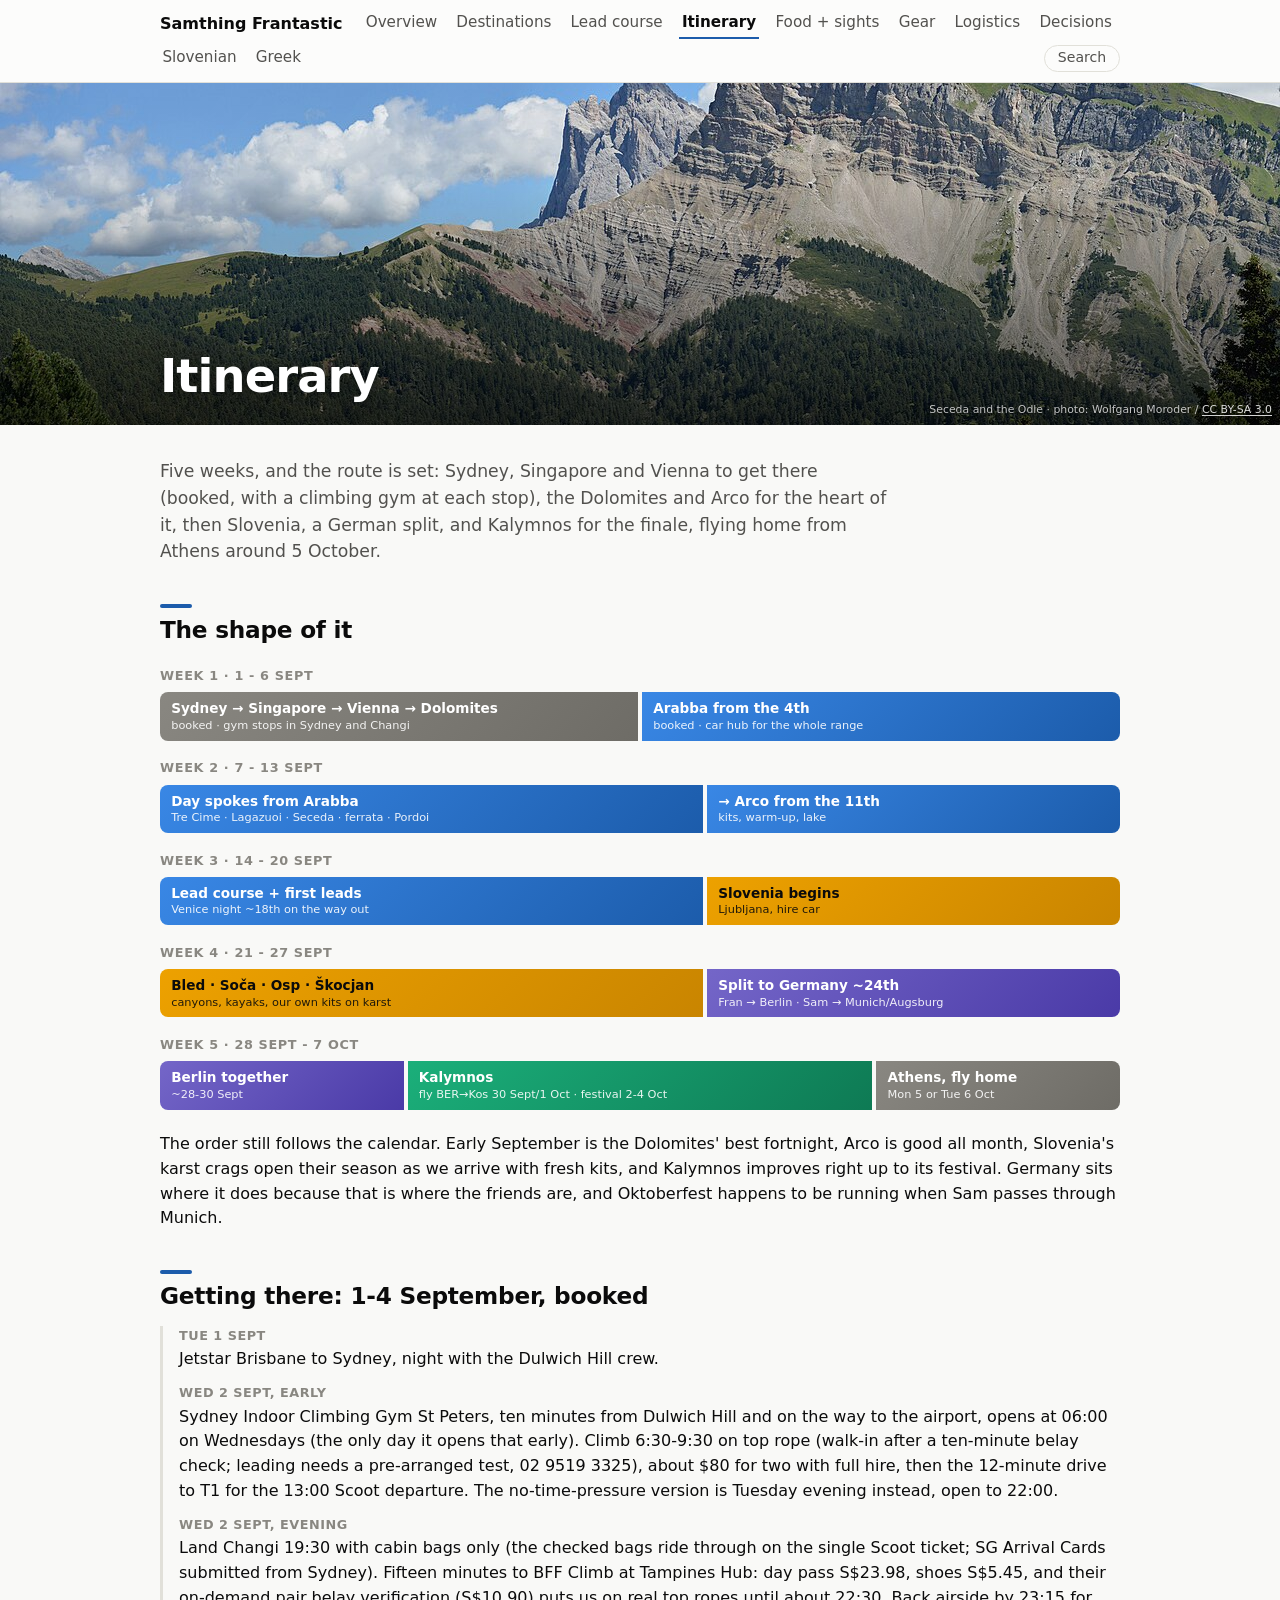
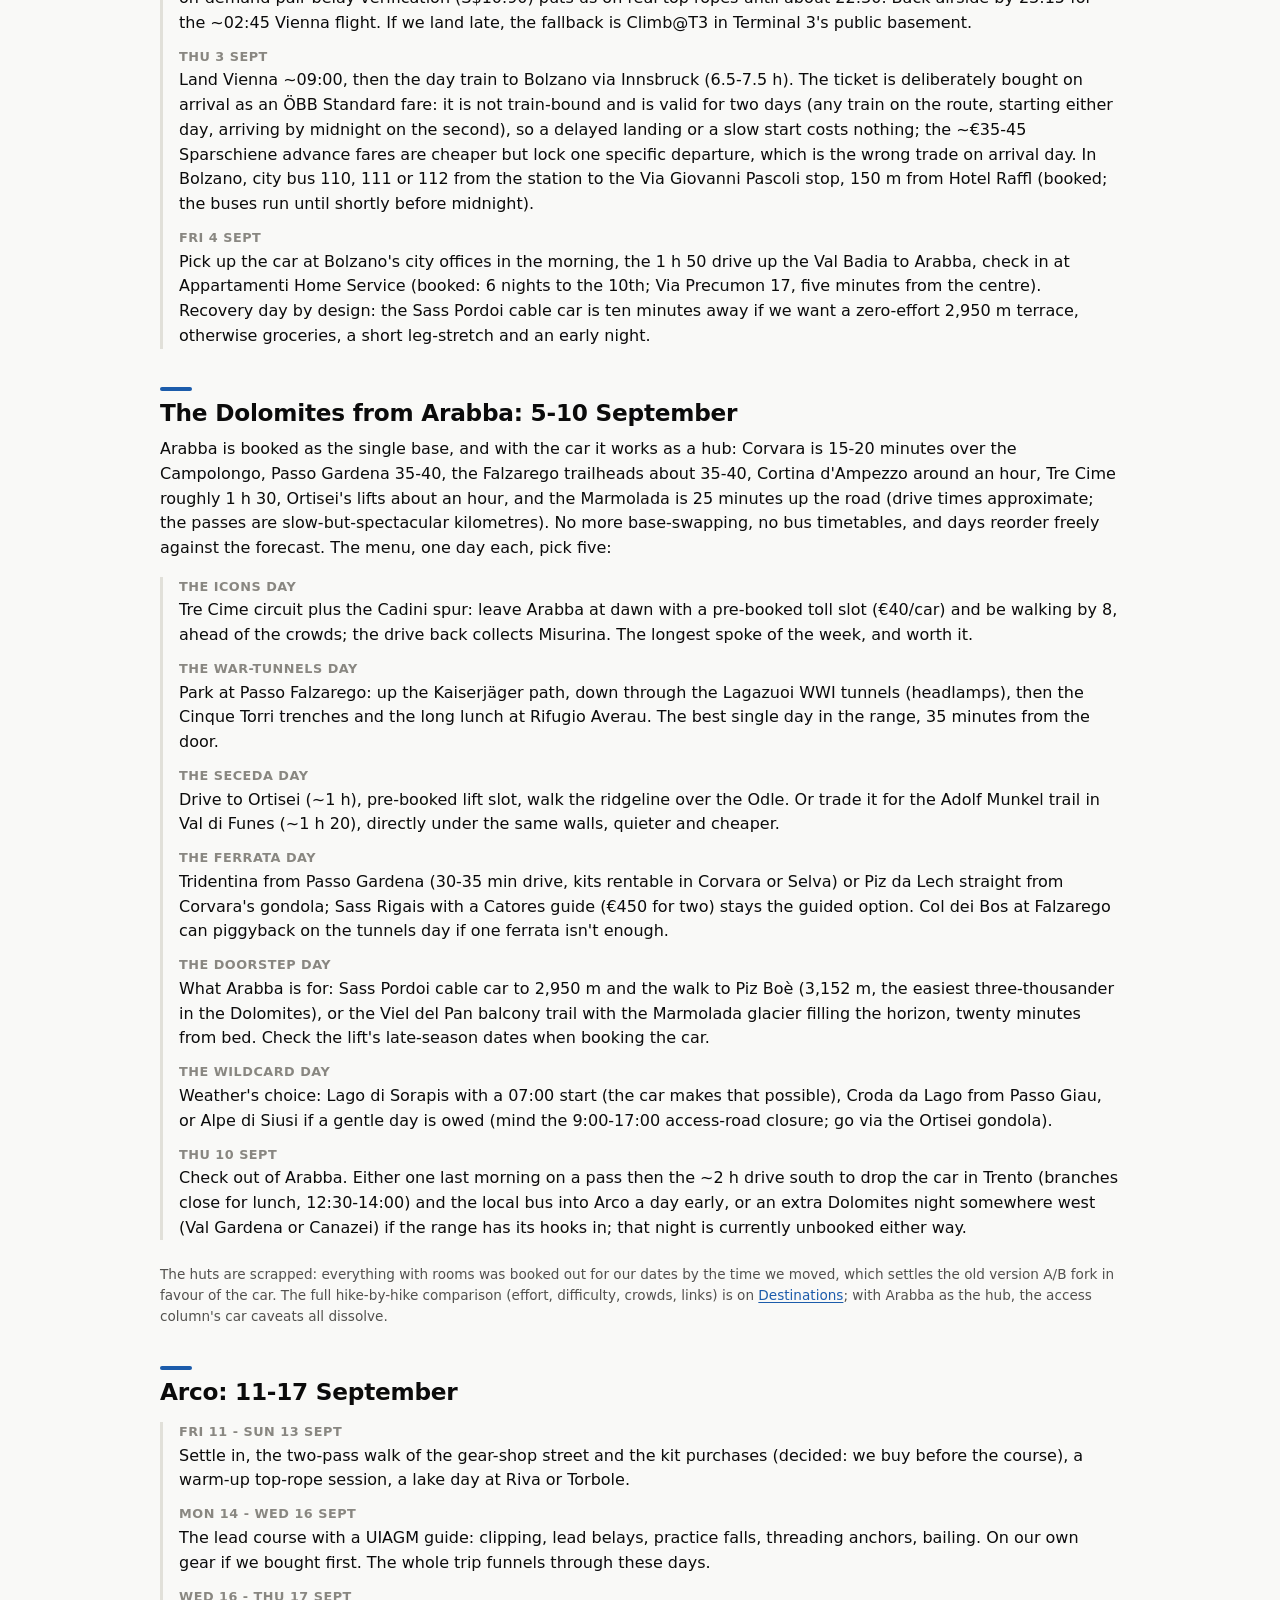
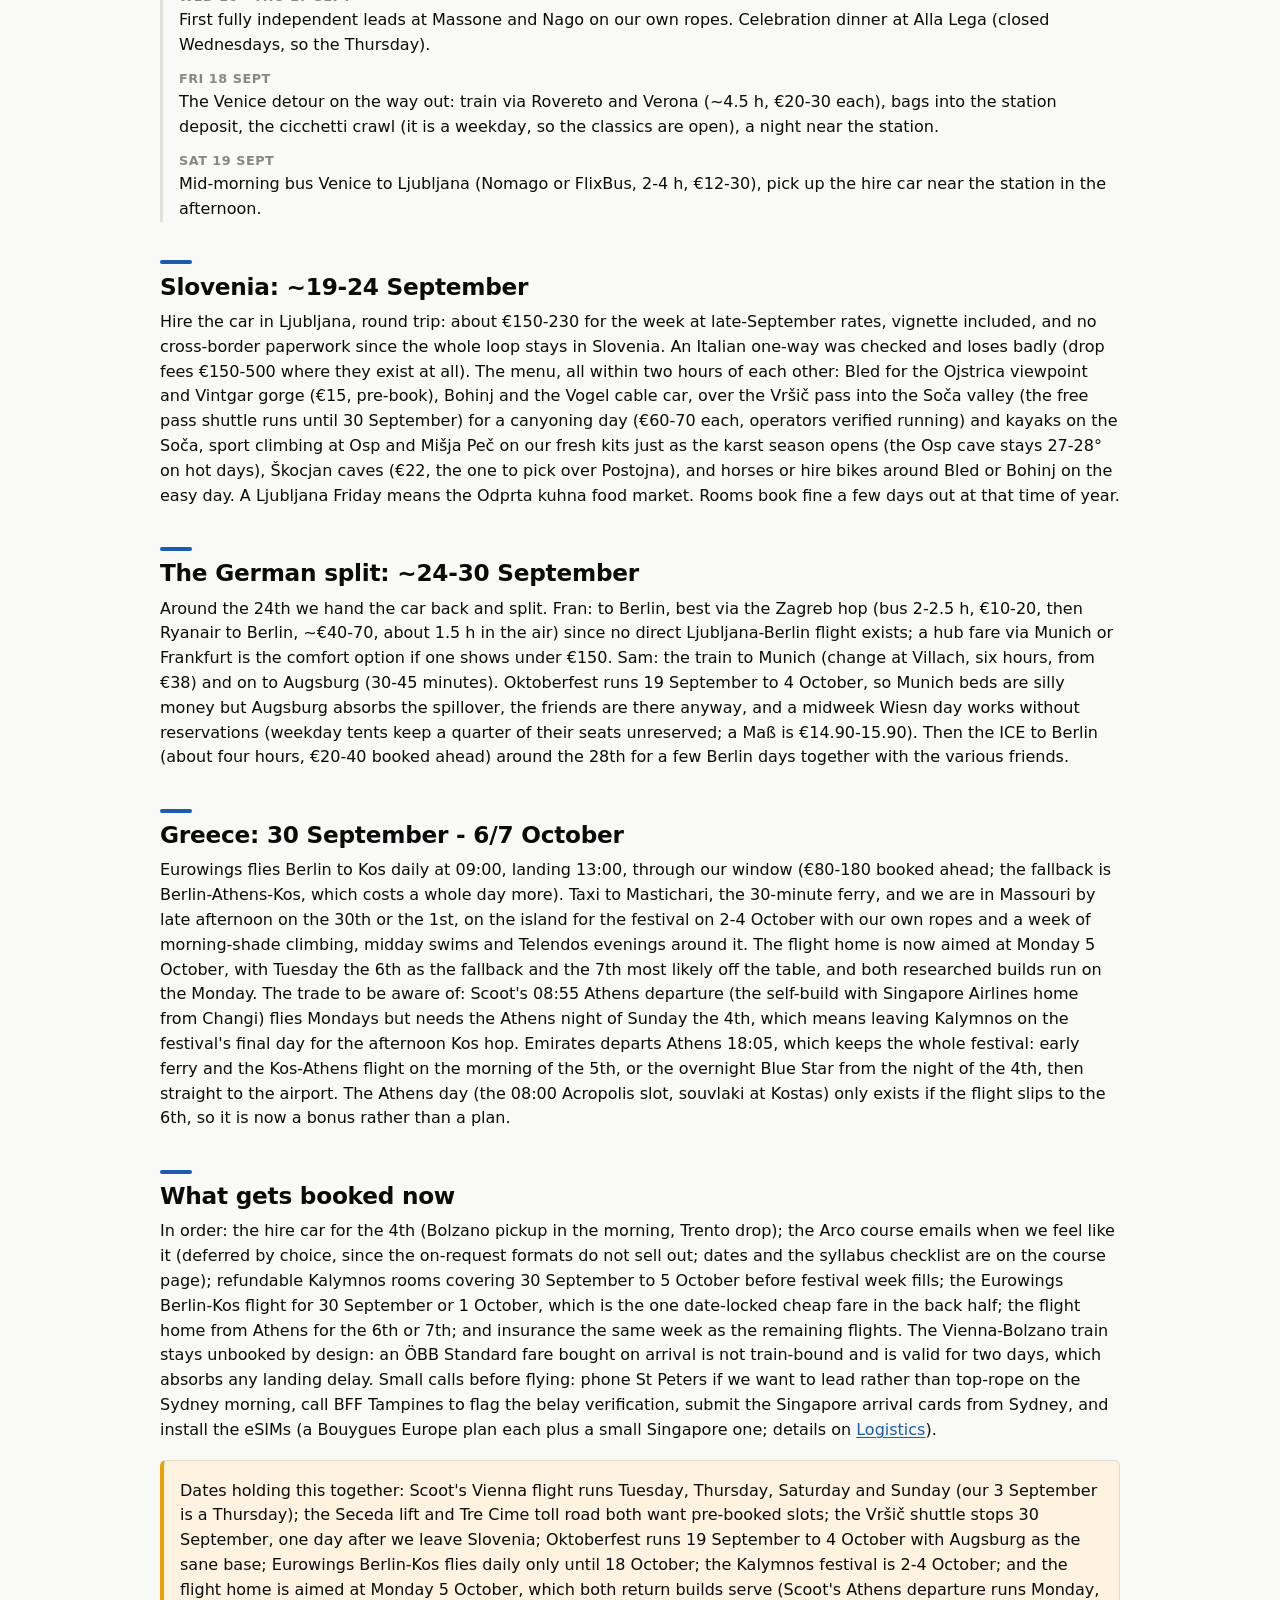
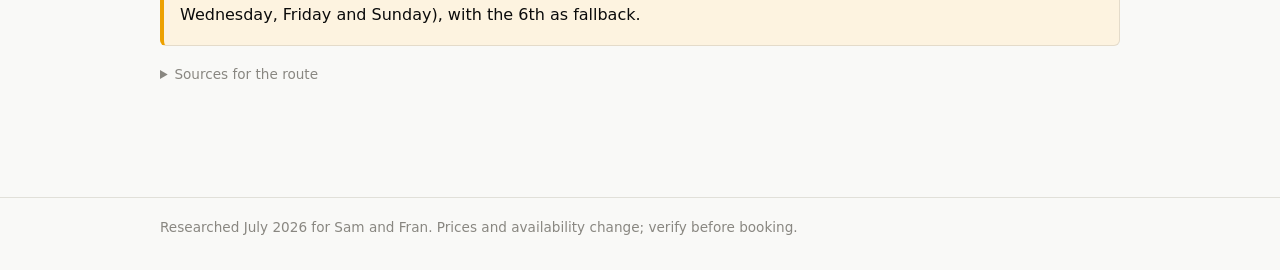
<file: itinerary.html>
<!DOCTYPE html>
<html lang="en">
<head>
<meta charset="utf-8">
<meta name="viewport" content="width=device-width, initial-scale=1">
<title>Itinerary - Samthing Frantastic</title>
<link rel="icon" href="data:image/svg+xml,<svg xmlns=%22http://www.w3.org/2000/svg%22 viewBox=%220 0 100 100%22><text y=%22.9em%22 font-size=%2290%22>🧗</text></svg>">
<link rel="stylesheet" href="styles.css">
</head>
<body>
<nav class="site-nav">
  <div class="nav-inner">
    <a class="brand" href="index.html">Samthing Frantastic</a>
    <a class="nav-link" href="index.html">Overview</a>
    <a class="nav-link" href="destinations.html">Destinations</a>
    <a class="nav-link" href="course.html">Lead course</a>
    <a class="nav-link" href="itinerary.html" aria-current="page">Itinerary</a>
    <a class="nav-link" href="food-and-sights.html">Food + sights</a>
    <a class="nav-link" href="gear.html">Gear</a>
    <a class="nav-link" href="logistics.html">Logistics</a>
    <a class="nav-link" href="decisions.html">Decisions</a>
    <a class="nav-link" href="slovenian.html">Slovenian</a>
    <a class="nav-link" href="greek.html">Greek</a>
  </div>
</nav>

<header class="hero">
  <img src="images/hero-seceda.jpg" alt="The Odle peaks and Seceda cliffs above the forests of Val Gardena">
  <div class="hero-shade"></div>
  <div class="hero-content"><div><h1>Itinerary</h1></div></div>
  <span class="hero-credit">Seceda and the Odle · photo: Wolfgang Moroder / <a href="https://commons.wikimedia.org/wiki/File:Geisler_Seceda_Cuecnes_from_Resciesa.jpg">CC BY-SA 3.0</a></span>
</header>

<main>
<p class="lede">Five weeks, and the route is set: Sydney, Singapore and Vienna to get there (booked, with a climbing gym at each stop), the Dolomites and Arco for the heart of it, then Slovenia, a German split, and Kalymnos for the finale, flying home from Athens around 5 October.</p>

<h2>The shape of it</h2>
<div class="timeline">
  <div class="tl-week">
    <div class="tl-week-label">Week 1 · 1 - 6 Sept</div>
    <div class="tl-blocks">
      <div class="tl-block tl-transit" style="flex:3">Sydney → Singapore → Vienna → Dolomites<small>booked · gym stops in Sydney and Changi</small></div>
      <div class="tl-block tl-italy" style="flex:3">Arabba from the 4th<small>booked · car hub for the whole range</small></div>
    </div>
  </div>
  <div class="tl-week">
    <div class="tl-week-label">Week 2 · 7 - 13 Sept</div>
    <div class="tl-blocks">
      <div class="tl-block tl-italy" style="flex:4">Day spokes from Arabba<small>Tre Cime · Lagazuoi · Seceda · ferrata · Pordoi</small></div>
      <div class="tl-block tl-italy" style="flex:3">→ Arco from the 11th<small>kits, warm-up, lake</small></div>
    </div>
  </div>
  <div class="tl-week">
    <div class="tl-week-label">Week 3 · 14 - 20 Sept</div>
    <div class="tl-blocks">
      <div class="tl-block tl-italy" style="flex:4">Lead course + first leads<small>Venice night ~18th on the way out</small></div>
      <div class="tl-block tl-slovenia" style="flex:3">Slovenia begins<small>Ljubljana, hire car</small></div>
    </div>
  </div>
  <div class="tl-week">
    <div class="tl-week-label">Week 4 · 21 - 27 Sept</div>
    <div class="tl-blocks">
      <div class="tl-block tl-slovenia" style="flex:4">Bled · Soča · Osp · Škocjan<small>canyons, kayaks, our own kits on karst</small></div>
      <div class="tl-block tl-open" style="flex:3">Split to Germany ~24th<small>Fran → Berlin · Sam → Munich/Augsburg</small></div>
    </div>
  </div>
  <div class="tl-week">
    <div class="tl-week-label">Week 5 · 28 Sept - 7 Oct</div>
    <div class="tl-blocks">
      <div class="tl-block tl-open" style="flex:2">Berlin together<small>~28-30 Sept</small></div>
      <div class="tl-block tl-greece" style="flex:4">Kalymnos<small>fly BER→Kos 30 Sept/1 Oct · festival 2-4 Oct</small></div>
      <div class="tl-block tl-transit" style="flex:2">Athens, fly home<small>Mon 5 or Tue 6 Oct</small></div>
    </div>
  </div>
</div>

<p>The order still follows the calendar. Early September is the Dolomites' best fortnight, Arco is good all month, Slovenia's karst crags open their season as we arrive with fresh kits, and Kalymnos improves right up to its festival. Germany sits where it does because that is where the friends are, and Oktoberfest happens to be running when Sam passes through Munich.</p>

<h2>Getting there: 1-4 September, booked</h2>
<div class="day-list">
  <div class="day-item"><div class="day-when">Tue 1 Sept</div><div class="day-what">Jetstar Brisbane to Sydney, night with the Dulwich Hill crew.</div></div>
  <div class="day-item"><div class="day-when">Wed 2 Sept, early</div><div class="day-what">Sydney Indoor Climbing Gym St Peters, ten minutes from Dulwich Hill and on the way to the airport, opens at 06:00 on Wednesdays (the only day it opens that early). Climb 6:30-9:30 on top rope (walk-in after a ten-minute belay check; leading needs a pre-arranged test, 02 9519 3325), about $80 for two with full hire, then the 12-minute drive to T1 for the 13:00 Scoot departure. The no-time-pressure version is Tuesday evening instead, open to 22:00.</div></div>
  <div class="day-item"><div class="day-when">Wed 2 Sept, evening</div><div class="day-what">Land Changi 19:30 with cabin bags only (the checked bags ride through on the single Scoot ticket; SG Arrival Cards submitted from Sydney). Fifteen minutes to BFF Climb at Tampines Hub: day pass S$23.98, shoes S$5.45, and their on-demand pair belay verification (S$10.90) puts us on real top ropes until about 22:30. Back airside by 23:15 for the ~02:45 Vienna flight. If we land late, the fallback is Climb@T3 in Terminal 3's public basement.</div></div>
  <div class="day-item"><div class="day-when">Thu 3 Sept</div><div class="day-what">Land Vienna ~09:00, then the day train to Bolzano via Innsbruck (6.5-7.5 h). The ticket is deliberately bought on arrival as an ÖBB Standard fare: it is not train-bound and is valid for two days (any train on the route, starting either day, arriving by midnight on the second), so a delayed landing or a slow start costs nothing; the ~€35-45 Sparschiene advance fares are cheaper but lock one specific departure, which is the wrong trade on arrival day. In Bolzano, city bus 110, 111 or 112 from the station to the Via Giovanni Pascoli stop, 150 m from Hotel Raffl (booked; the buses run until shortly before midnight).</div></div>
  <div class="day-item"><div class="day-when">Fri 4 Sept</div><div class="day-what">Pick up the car at Bolzano's city offices in the morning, the 1 h 50 drive up the Val Badia to Arabba, check in at Appartamenti Home Service (booked: 6 nights to the 10th; Via Precumon 17, five minutes from the centre). Recovery day by design: the Sass Pordoi cable car is ten minutes away if we want a zero-effort 2,950 m terrace, otherwise groceries, a short leg-stretch and an early night.</div></div>
</div>

<h2>The Dolomites from Arabba: 5-10 September</h2>
<p>Arabba is booked as the single base, and with the car it works as a hub: Corvara is 15-20 minutes over the Campolongo, Passo Gardena 35-40, the Falzarego trailheads about 35-40, Cortina d'Ampezzo around an hour, Tre Cime roughly 1 h 30, Ortisei's lifts about an hour, and the Marmolada is 25 minutes up the road (drive times approximate; the passes are slow-but-spectacular kilometres). No more base-swapping, no bus timetables, and days reorder freely against the forecast. The menu, one day each, pick five:</p>
<div class="day-list">
  <div class="day-item"><div class="day-when">The icons day</div><div class="day-what">Tre Cime circuit plus the Cadini spur: leave Arabba at dawn with a pre-booked toll slot (€40/car) and be walking by 8, ahead of the crowds; the drive back collects Misurina. The longest spoke of the week, and worth it.</div></div>
  <div class="day-item"><div class="day-when">The war-tunnels day</div><div class="day-what">Park at Passo Falzarego: up the Kaiserjäger path, down through the Lagazuoi WWI tunnels (headlamps), then the Cinque Torri trenches and the long lunch at Rifugio Averau. The best single day in the range, 35 minutes from the door.</div></div>
  <div class="day-item"><div class="day-when">The Seceda day</div><div class="day-what">Drive to Ortisei (~1 h), pre-booked lift slot, walk the ridgeline over the Odle. Or trade it for the Adolf Munkel trail in Val di Funes (~1 h 20), directly under the same walls, quieter and cheaper.</div></div>
  <div class="day-item"><div class="day-when">The ferrata day</div><div class="day-what">Tridentina from Passo Gardena (30-35 min drive, kits rentable in Corvara or Selva) or Piz da Lech straight from Corvara's gondola; Sass Rigais with a Catores guide (€450 for two) stays the guided option. Col dei Bos at Falzarego can piggyback on the tunnels day if one ferrata isn't enough.</div></div>
  <div class="day-item"><div class="day-when">The doorstep day</div><div class="day-what">What Arabba is for: Sass Pordoi cable car to 2,950 m and the walk to Piz Boè (3,152 m, the easiest three-thousander in the Dolomites), or the Viel del Pan balcony trail with the Marmolada glacier filling the horizon, twenty minutes from bed. Check the lift's late-season dates when booking the car.</div></div>
  <div class="day-item"><div class="day-when">The wildcard day</div><div class="day-what">Weather's choice: Lago di Sorapis with a 07:00 start (the car makes that possible), Croda da Lago from Passo Giau, or Alpe di Siusi if a gentle day is owed (mind the 9:00-17:00 access-road closure; go via the Ortisei gondola).</div></div>
  <div class="day-item"><div class="day-when">Thu 10 Sept</div><div class="day-what">Check out of Arabba. Either one last morning on a pass then the ~2 h drive south to drop the car in Trento (branches close for lunch, 12:30-14:00) and the local bus into Arco a day early, or an extra Dolomites night somewhere west (Val Gardena or Canazei) if the range has its hooks in; that night is currently unbooked either way.</div></div>
</div>
<p class="small">The huts are scrapped: everything with rooms was booked out for our dates by the time we moved, which settles the old version A/B fork in favour of the car. The full hike-by-hike comparison (effort, difficulty, crowds, links) is on <a href="destinations.html">Destinations</a>; with Arabba as the hub, the access column's car caveats all dissolve.</p>

<h2>Arco: 11-17 September</h2>
<div class="day-list">
  <div class="day-item"><div class="day-when">Fri 11 - Sun 13 Sept</div><div class="day-what">Settle in, the two-pass walk of the gear-shop street and the kit purchases (decided: we buy before the course), a warm-up top-rope session, a lake day at Riva or Torbole.</div></div>
  <div class="day-item"><div class="day-when">Mon 14 - Wed 16 Sept</div><div class="day-what">The lead course with a UIAGM guide: clipping, lead belays, practice falls, threading anchors, bailing. On our own gear if we bought first. The whole trip funnels through these days.</div></div>
  <div class="day-item"><div class="day-when">Wed 16 - Thu 17 Sept</div><div class="day-what">First fully independent leads at Massone and Nago on our own ropes. Celebration dinner at Alla Lega (closed Wednesdays, so the Thursday). </div></div>
  <div class="day-item"><div class="day-when">Fri 18 Sept</div><div class="day-what">The Venice detour on the way out: train via Rovereto and Verona (~4.5 h, €20-30 each), bags into the station deposit, the cicchetti crawl (it is a weekday, so the classics are open), a night near the station.</div></div>
  <div class="day-item"><div class="day-when">Sat 19 Sept</div><div class="day-what">Mid-morning bus Venice to Ljubljana (Nomago or FlixBus, 2-4 h, €12-30), pick up the hire car near the station in the afternoon.</div></div>
</div>

<h2>Slovenia: ~19-24 September</h2>
<p>Hire the car in Ljubljana, round trip: about €150-230 for the week at late-September rates, vignette included, and no cross-border paperwork since the whole loop stays in Slovenia. An Italian one-way was checked and loses badly (drop fees €150-500 where they exist at all). The menu, all within two hours of each other: Bled for the Ojstrica viewpoint and Vintgar gorge (€15, pre-book), Bohinj and the Vogel cable car, over the Vršič pass into the Soča valley (the free pass shuttle runs until 30 September) for a canyoning day (€60-70 each, operators verified running) and kayaks on the Soča, sport climbing at Osp and Mišja Peč on our fresh kits just as the karst season opens (the Osp cave stays 27-28° on hot days), Škocjan caves (€22, the one to pick over Postojna), and horses or hire bikes around Bled or Bohinj on the easy day. A Ljubljana Friday means the Odprta kuhna food market. Rooms book fine a few days out at that time of year.</p>

<h2>The German split: ~24-30 September</h2>
<p>Around the 24th we hand the car back and split. Fran: to Berlin, best via the Zagreb hop (bus 2-2.5 h, €10-20, then Ryanair to Berlin, ~€40-70, about 1.5 h in the air) since no direct Ljubljana-Berlin flight exists; a hub fare via Munich or Frankfurt is the comfort option if one shows under €150. Sam: the train to Munich (change at Villach, six hours, from €38) and on to Augsburg (30-45 minutes). Oktoberfest runs 19 September to 4 October, so Munich beds are silly money but Augsburg absorbs the spillover, the friends are there anyway, and a midweek Wiesn day works without reservations (weekday tents keep a quarter of their seats unreserved; a Maß is €14.90-15.90). Then the ICE to Berlin (about four hours, €20-40 booked ahead) around the 28th for a few Berlin days together with the various friends.</p>

<h2>Greece: 30 September - 6/7 October</h2>
<p>Eurowings flies Berlin to Kos daily at 09:00, landing 13:00, through our window (€80-180 booked ahead; the fallback is Berlin-Athens-Kos, which costs a whole day more). Taxi to Mastichari, the 30-minute ferry, and we are in Massouri by late afternoon on the 30th or the 1st, on the island for the festival on 2-4 October with our own ropes and a week of morning-shade climbing, midday swims and Telendos evenings around it. The flight home is now aimed at Monday 5 October, with Tuesday the 6th as the fallback and the 7th most likely off the table, and both researched builds run on the Monday. The trade to be aware of: Scoot's 08:55 Athens departure (the self-build with Singapore Airlines home from Changi) flies Mondays but needs the Athens night of Sunday the 4th, which means leaving Kalymnos on the festival's final day for the afternoon Kos hop. Emirates departs Athens 18:05, which keeps the whole festival: early ferry and the Kos-Athens flight on the morning of the 5th, or the overnight Blue Star from the night of the 4th, then straight to the airport. The Athens day (the 08:00 Acropolis slot, souvlaki at Kostas) only exists if the flight slips to the 6th, so it is now a bonus rather than a plan.</p>

<h2>What gets booked now</h2>
<p>In order: the hire car for the 4th (Bolzano pickup in the morning, Trento drop); the Arco course emails when we feel like it (deferred by choice, since the on-request formats do not sell out; dates and the syllabus checklist are on the course page); refundable Kalymnos rooms covering 30 September to 5 October before festival week fills; the Eurowings Berlin-Kos flight for 30 September or 1 October, which is the one date-locked cheap fare in the back half; the flight home from Athens for the 6th or 7th; and insurance the same week as the remaining flights. The Vienna-Bolzano train stays unbooked by design: an ÖBB Standard fare bought on arrival is not train-bound and is valid for two days, which absorbs any landing delay. Small calls before flying: phone St Peters if we want to lead rather than top-rope on the Sydney morning, call BFF Tampines to flag the belay verification, submit the Singapore arrival cards from Sydney, and install the eSIMs (a Bouygues Europe plan each plus a small Singapore one; details on <a href="logistics.html">Logistics</a>).</p>

<div class="callout warn">
  <p>Dates holding this together: Scoot's Vienna flight runs Tuesday, Thursday, Saturday and Sunday (our 3 September is a Thursday); the Seceda lift and Tre Cime toll road both want pre-booked slots; the Vršič shuttle stops 30 September, one day after we leave Slovenia; Oktoberfest runs 19 September to 4 October with Augsburg as the sane base; Eurowings Berlin-Kos flies daily only until 18 October; the Kalymnos festival is 2-4 October; and the flight home is aimed at Monday 5 October, which both return builds serve (Scoot's Athens departure runs Monday, Wednesday, Friday and Sunday), with the 6th as fallback.</p>
</div>

<details class="sources">
  <summary>Sources for the route</summary>
  <ul>
    <li>Getting there: <a href="https://info.flightmapper.net/route/Scoot_TR_SYD_SIN">Scoot Sydney-Singapore schedule</a>, <a href="https://info.flightmapper.net/route/Scoot_TR_SIN_VIE">Singapore-Vienna schedule</a>, <a href="https://indoorclimbing.com.au/stpeters/our-prices/">SICG St Peters</a>, <a href="https://bffclimb.com/verification/">BFF Climb Tampines verification</a>, <a href="https://www.ica.gov.sg/enter-transit-depart/entering-singapore">SG Arrival Card</a>, <a href="https://www.thetrainline.com/en/train-times/vienna-hbf-to-bolzano-bozen">Vienna-Bolzano trains</a>, <a href="https://www.fahrplan.it/en/350-bozen-waidbruck-groeden">bus 350 timetable</a>, <a href="https://nightride.com/en/blog/night-train-2026-heres-what-changes-in-the-new-timetable">Vienna-Milan Nightjet cut</a></li>
    <li>Onward: <a href="https://global.flixbus.com/bus-routes/bus-venice-ljubljana">Venice-Ljubljana buses</a>, <a href="https://www.discovercars.com/slovenia/ljubljana">Ljubljana car hire</a>, <a href="https://www.seat61.com/international-trains/trains-from-Ljubljana.htm">Ljubljana-Munich trains</a>, <a href="https://www.flightsfrom.com/LJU-BER">no direct Ljubljana-Berlin</a>, <a href="https://www.thetrainline.com/en/train-times/munich-to-berlin">Munich-Berlin ICE</a>, <a href="https://info.flightmapper.net/flight/Eurowings_EW_8670">Eurowings Berlin-Kos daily</a>, <a href="https://www.ferryhopper.com/en/ferry-routes/direct/kos-kalymnos">Kos-Kalymnos ferries</a>, <a href="https://info.flightmapper.net/route/Scoot_TR_ATH_SIN">Scoot Athens-Singapore days</a></li>
    <li>Huts: each rifugio's own site and CAI pages as linked in the table; stage times from <a href="https://rifugiovazzoler.com/en/alta-via-1/">Rifugio Vazzoler's Alta Via page</a> and <a href="https://altavia1dolomites.com/alta-via-1-stages/">altavia1dolomites.com</a></li>
    <li>Alternatives: <a href="https://guidevulcanologicheetna.it/en/access-to-the-summit-craters-of-etna-rules-to-follow/">Etna access rules</a>, <a href="https://cme.ingv.it/statodi-attivita-dei-vulcani-eoliani/archivio-documenti-protezione-civile/ordinanze-sindacali-comune-di-lipari/stromboli">Stromboli 400 m ordinance</a>, <a href="https://kranjska-gora.si/en/news/introduction-of-a-new-traffic-regime-at-the-vrsic-pass-during-the-2026-tourist-season-and-provision-of-free-public-transportation">Vršič bus (ends 30 Sept)</a>, <a href="https://www.istra.hr/en/experience/truffle-days-in-istria">Istria truffle season</a>, <a href="https://www.oktoberfest.de/en">Oktoberfest official</a>, <a href="https://www.dolomiti.it/en/dolomites/news/dolomiti-supersummer-summer-opening-lifts">Dolomites lift dates</a></li>
  </ul>
</details>
</main>

<footer class="site-footer">
  <div class="footer-inner">Researched July 2026 for Sam and Fran. Prices and availability change; verify before booking.</div>
</footer>
<script src="site.js"></script>
</body>
</html>
</file>
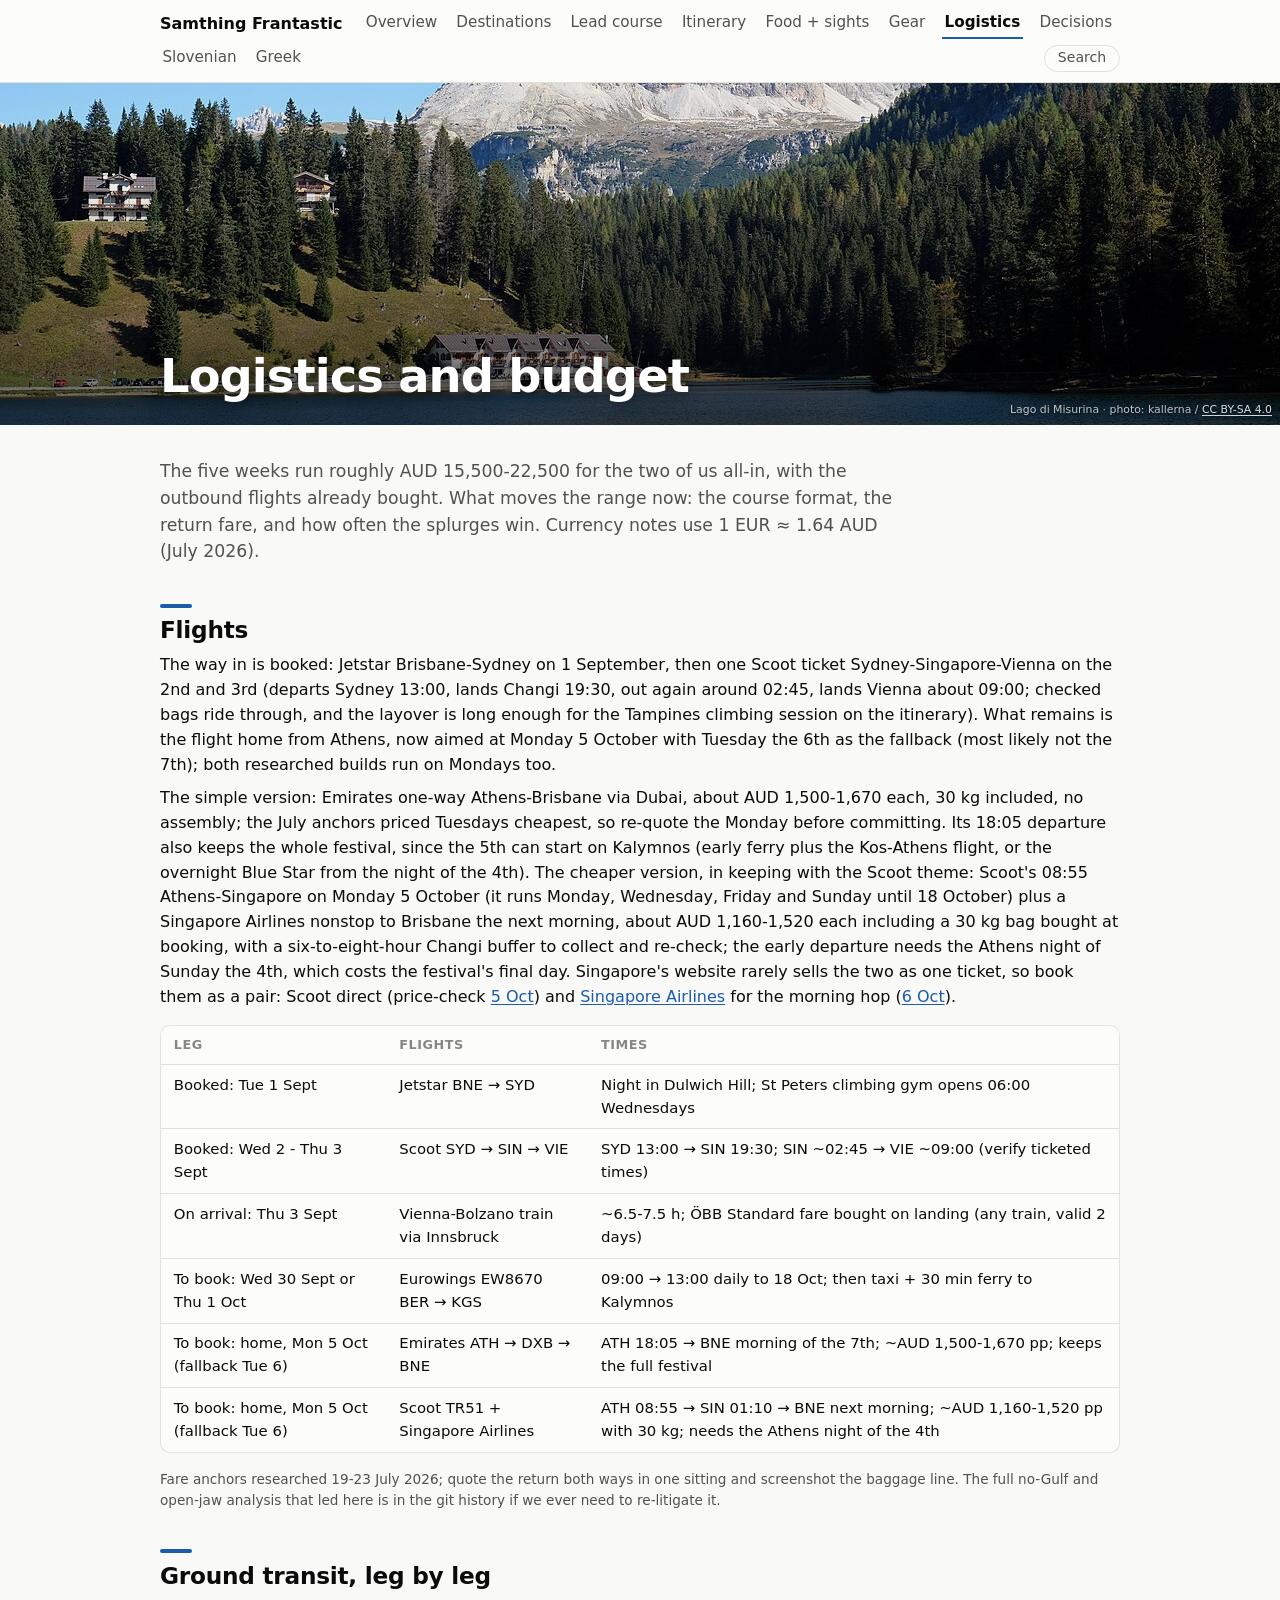
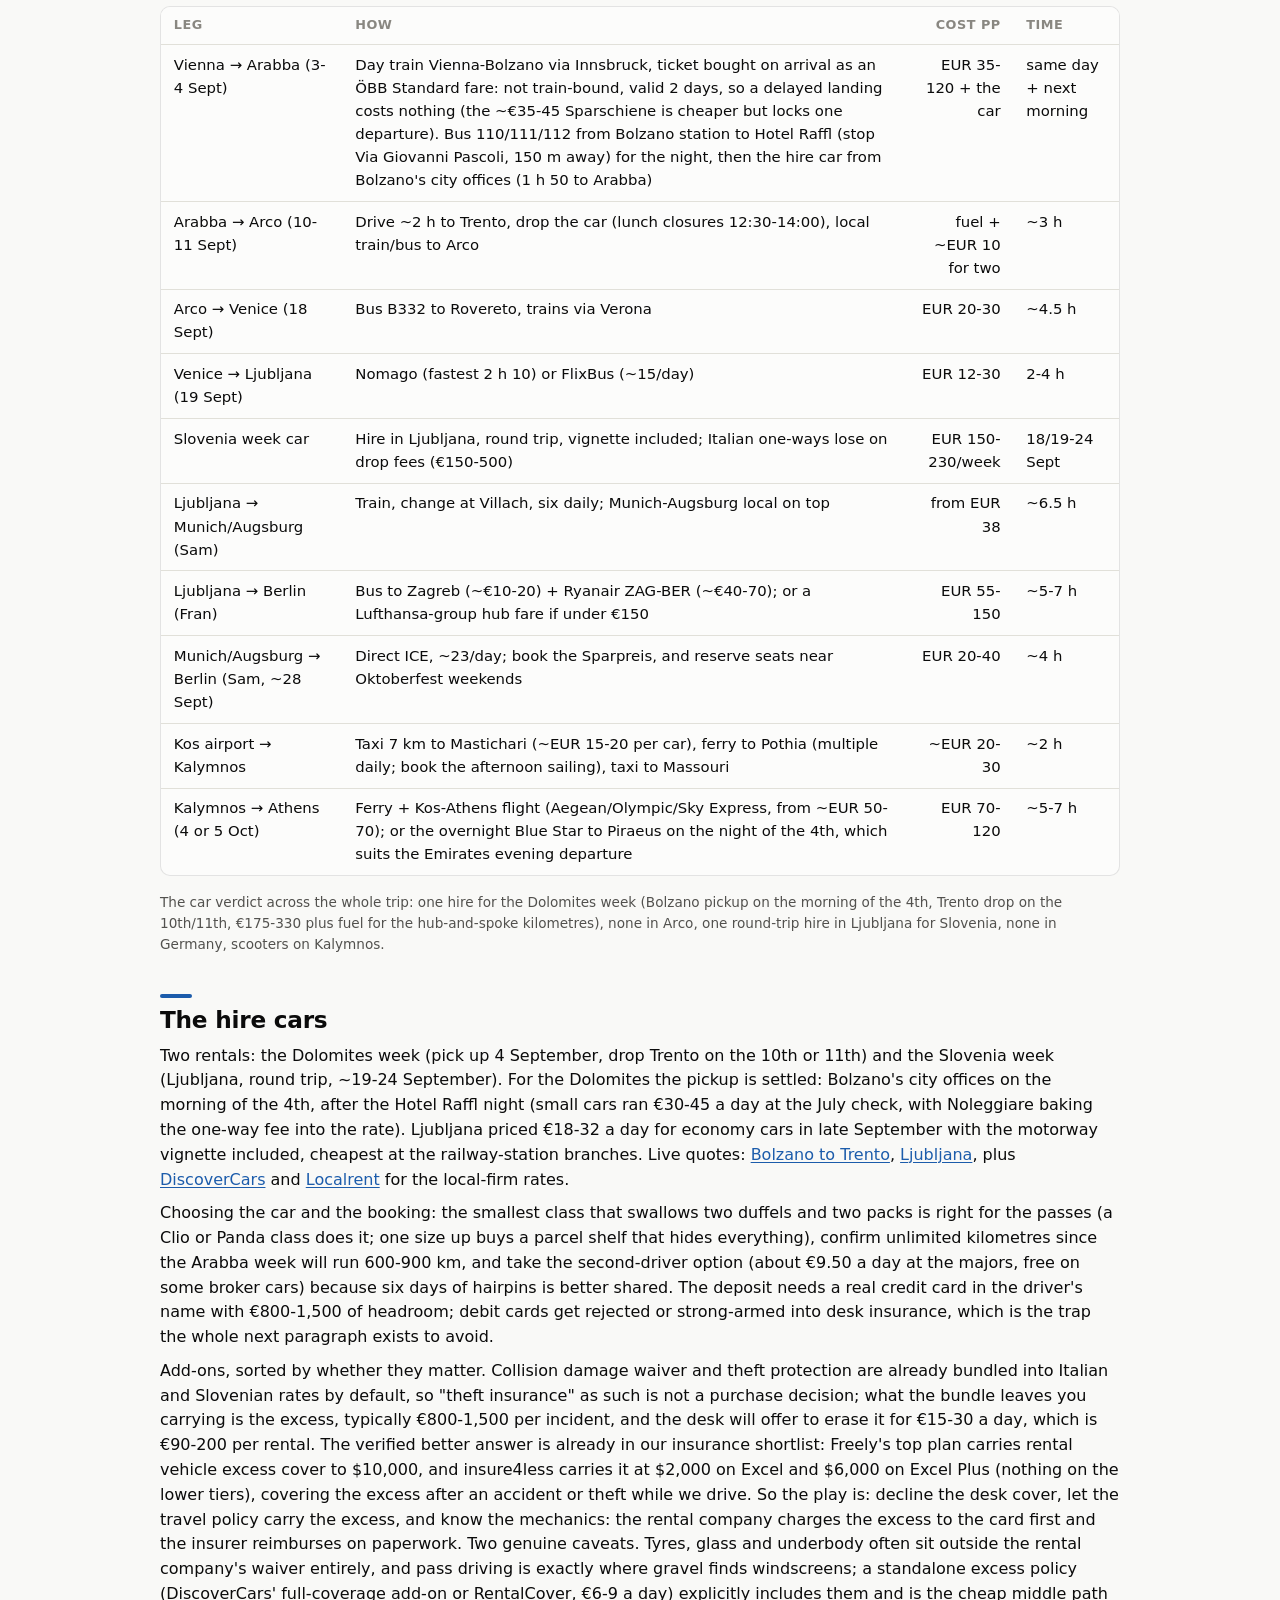
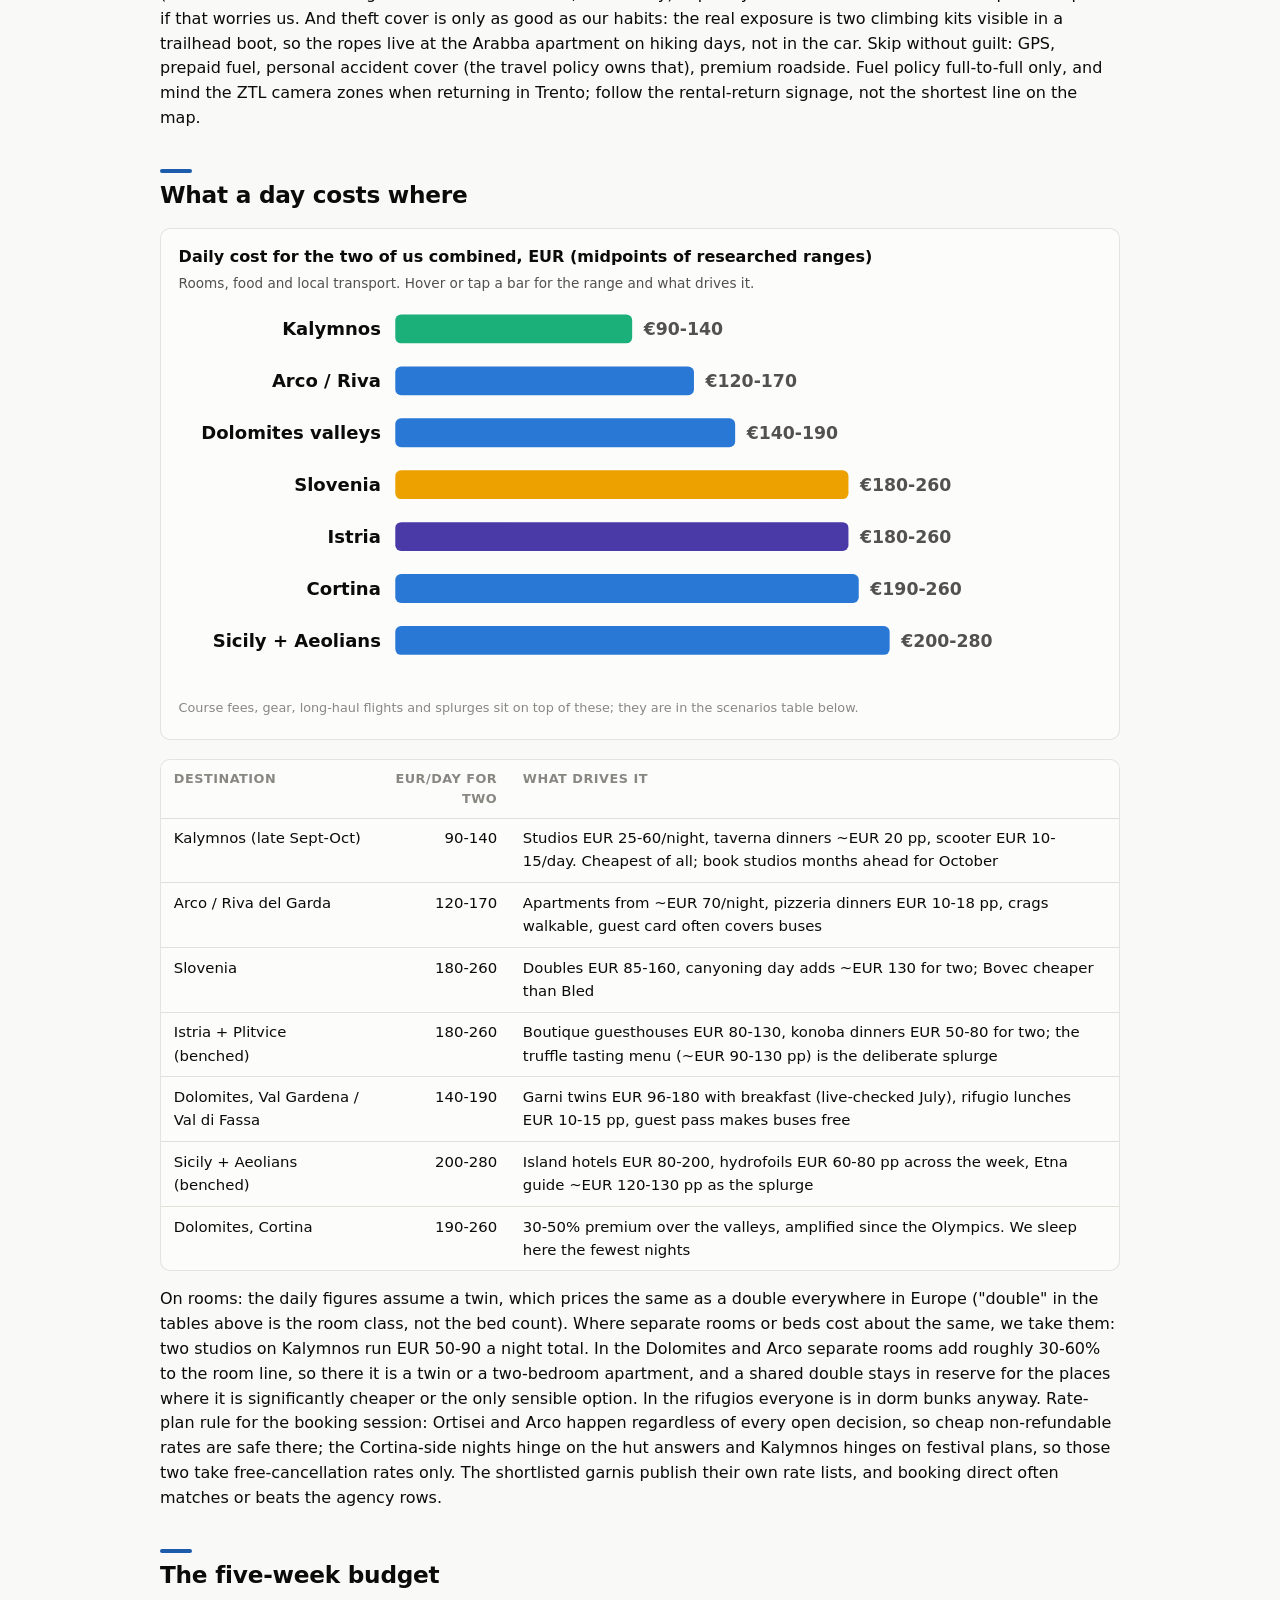
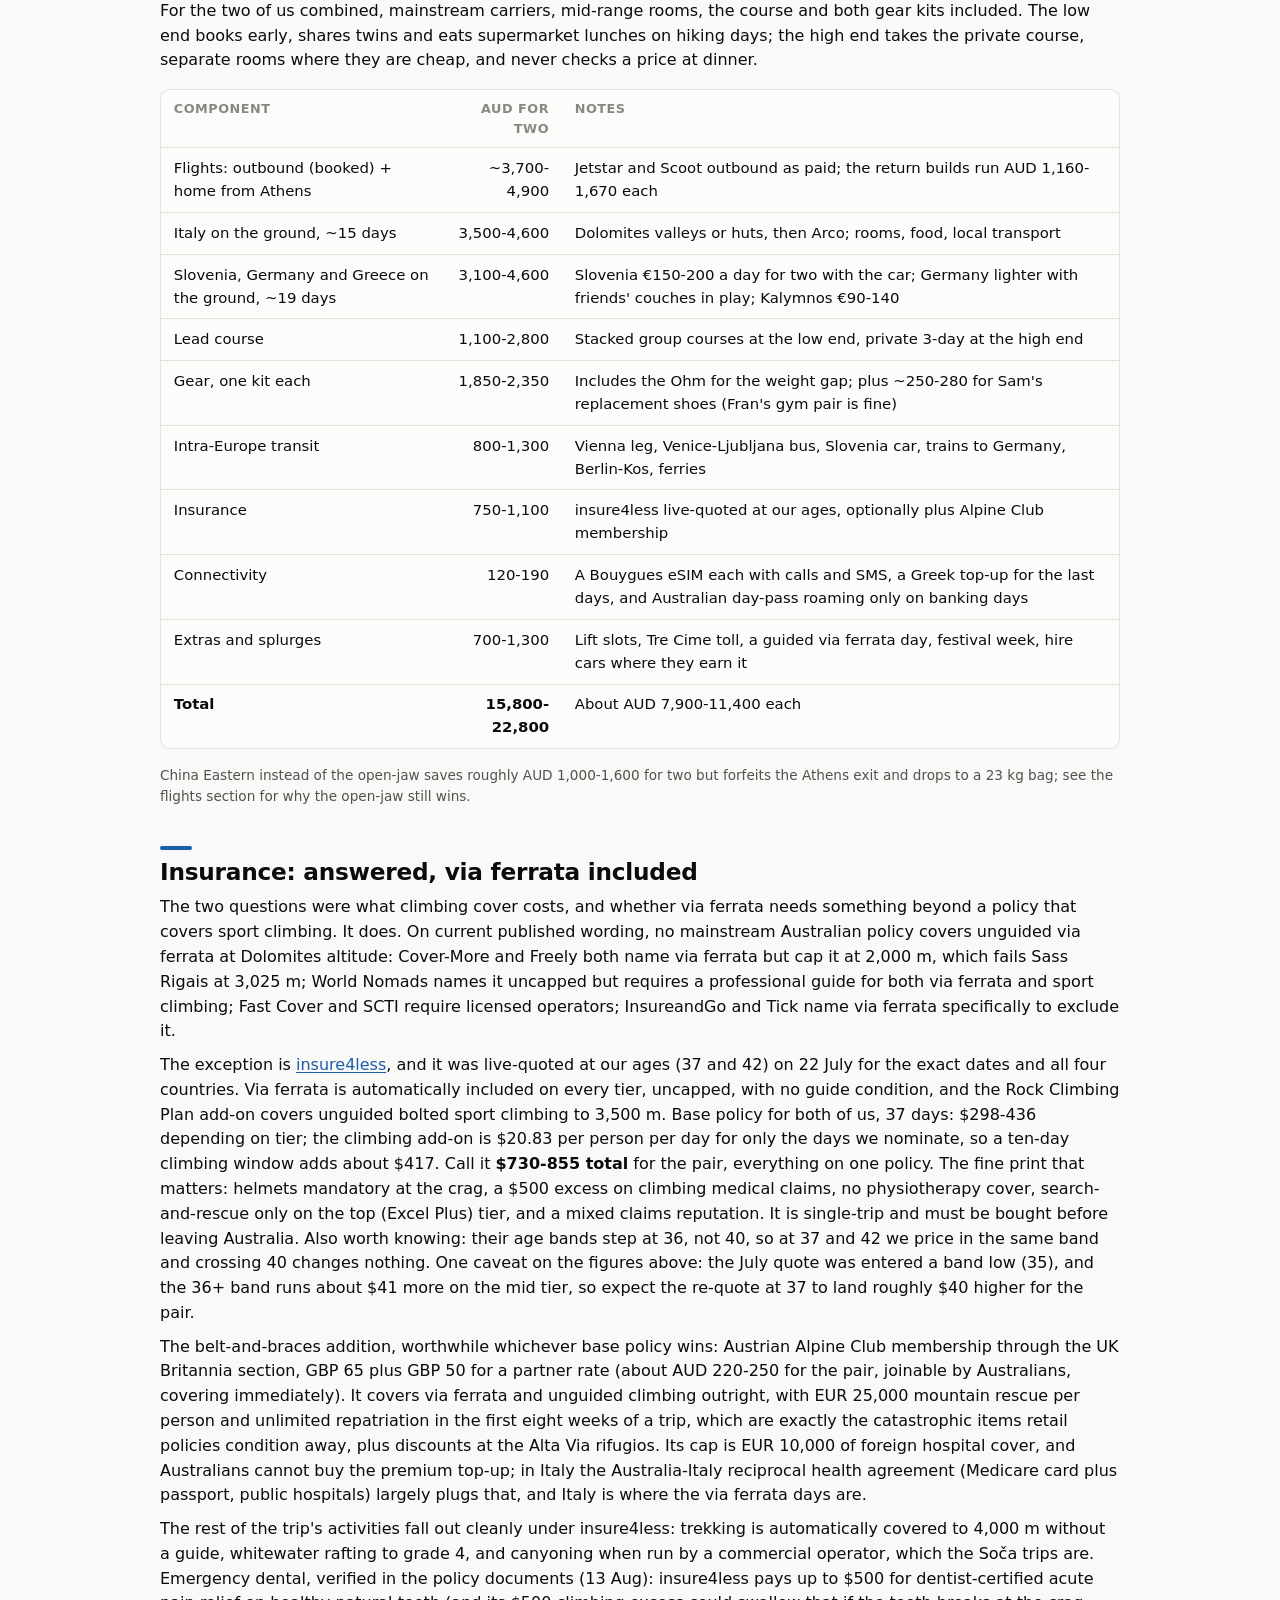
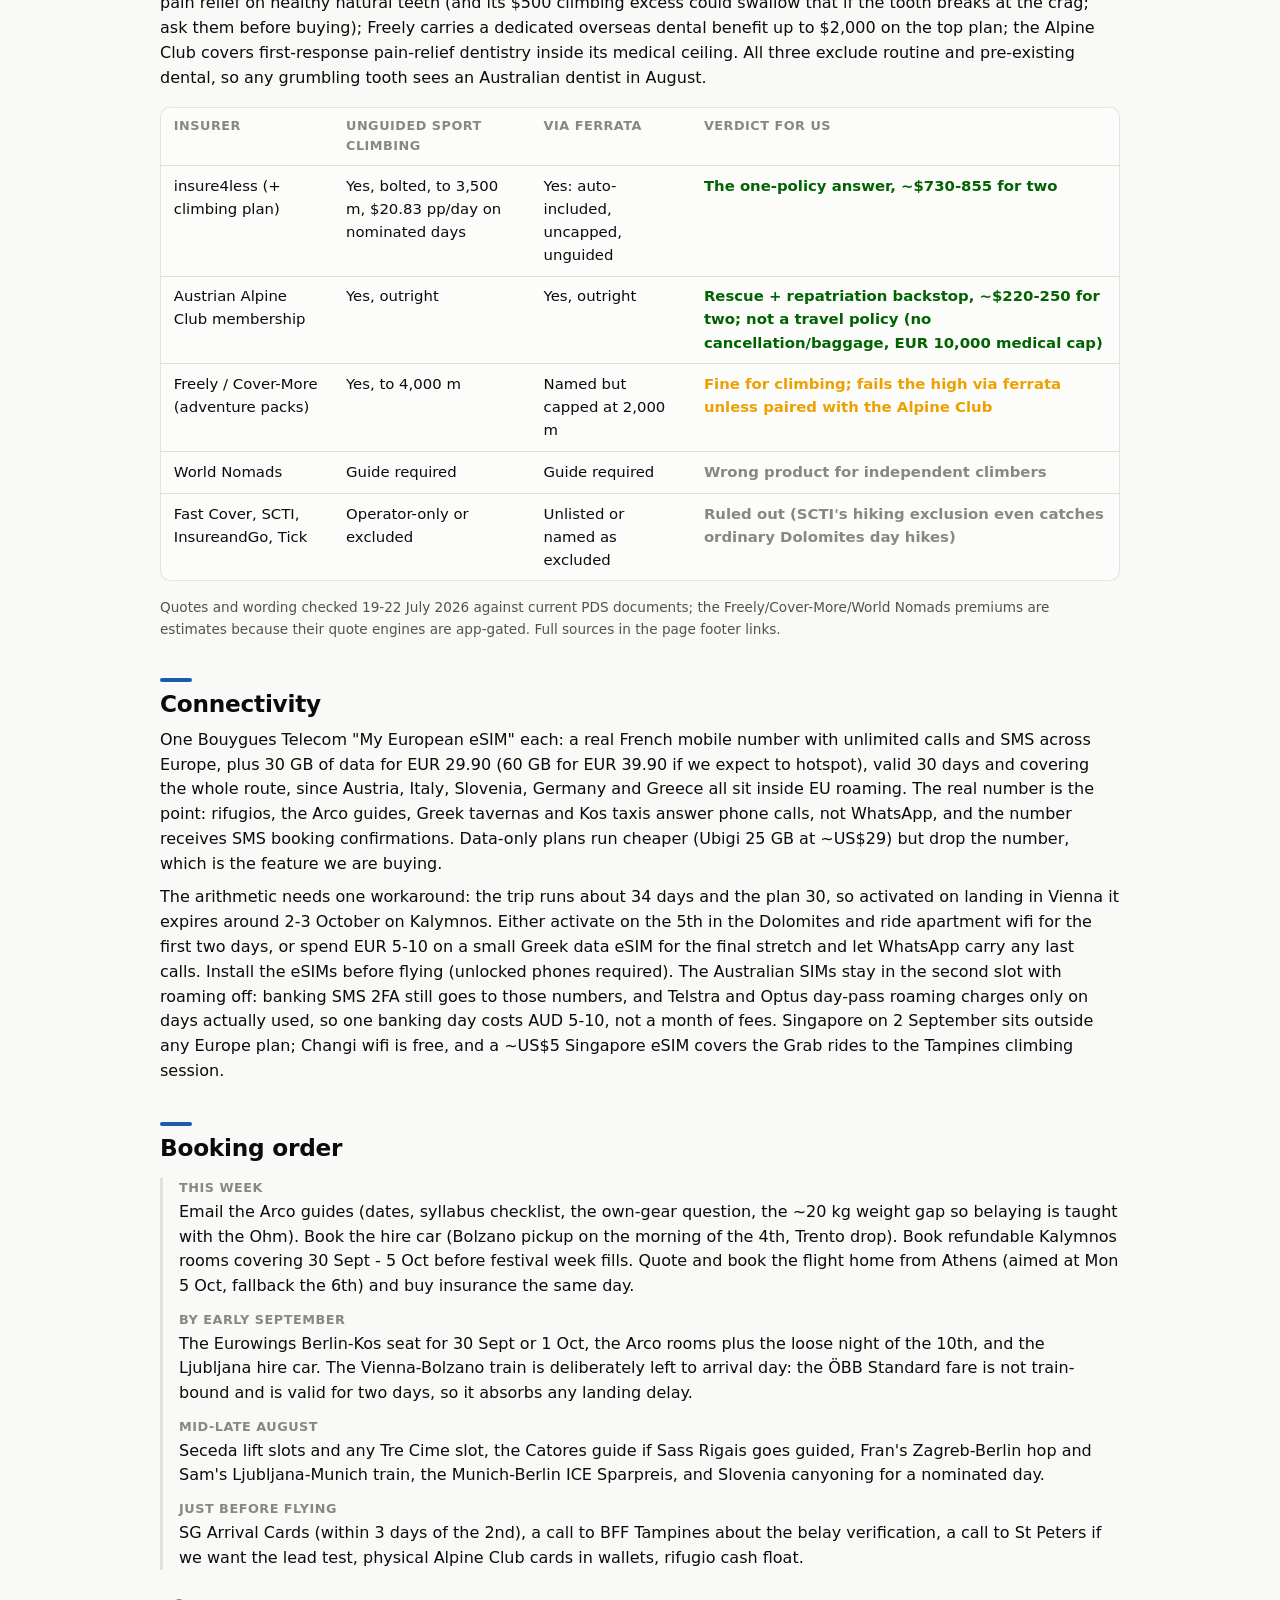
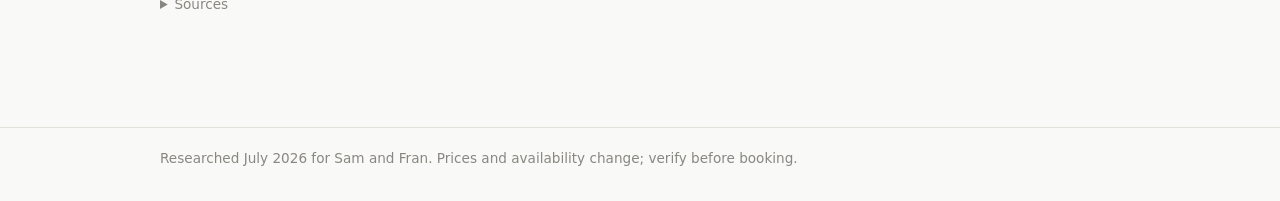
<file: logistics.html>
<!DOCTYPE html>
<html lang="en">
<head>
<meta charset="utf-8">
<meta name="viewport" content="width=device-width, initial-scale=1">
<title>Logistics - Samthing Frantastic</title>
<link rel="icon" href="data:image/svg+xml,<svg xmlns=%22http://www.w3.org/2000/svg%22 viewBox=%220 0 100 100%22><text y=%22.9em%22 font-size=%2290%22>🧗</text></svg>">
<link rel="stylesheet" href="styles.css">
</head>
<body>
<nav class="site-nav">
  <div class="nav-inner">
    <a class="brand" href="index.html">Samthing Frantastic</a>
    <a class="nav-link" href="index.html">Overview</a>
    <a class="nav-link" href="destinations.html">Destinations</a>
    <a class="nav-link" href="course.html">Lead course</a>
    <a class="nav-link" href="itinerary.html">Itinerary</a>
    <a class="nav-link" href="food-and-sights.html">Food + sights</a>
    <a class="nav-link" href="gear.html">Gear</a>
    <a class="nav-link" href="logistics.html" aria-current="page">Logistics</a>
    <a class="nav-link" href="decisions.html">Decisions</a>
    <a class="nav-link" href="slovenian.html">Slovenian</a>
    <a class="nav-link" href="greek.html">Greek</a>
  </div>
</nav>

<header class="hero">
  <img src="images/hero-misurina.jpg" alt="Lago di Misurina with the Tre Cime di Lavaredo behind">
  <div class="hero-shade"></div>
  <div class="hero-content"><div><h1>Logistics and budget</h1></div></div>
  <span class="hero-credit">Lago di Misurina · photo: kallerna / <a href="https://commons.wikimedia.org/wiki/File:Lago_di_Misurina_Tre_Cime_di_Lavaredo_1.jpg">CC BY-SA 4.0</a></span>
</header>

<main>
<p class="lede">The five weeks run roughly AUD 15,500-22,500 for the two of us all-in, with the outbound flights already bought. What moves the range now: the course format, the return fare, and how often the splurges win. Currency notes use 1 EUR ≈ 1.64 AUD (July 2026).</p>

<h2>Flights</h2>
<p>The way in is booked: Jetstar Brisbane-Sydney on 1 September, then one Scoot ticket Sydney-Singapore-Vienna on the 2nd and 3rd (departs Sydney 13:00, lands Changi 19:30, out again around 02:45, lands Vienna about 09:00; checked bags ride through, and the layover is long enough for the Tampines climbing session on the itinerary). What remains is the flight home from Athens, now aimed at Monday 5 October with Tuesday the 6th as the fallback (most likely not the 7th); both researched builds run on Mondays too.</p>
<p>The simple version: Emirates one-way Athens-Brisbane via Dubai, about AUD 1,500-1,670 each, 30 kg included, no assembly; the July anchors priced Tuesdays cheapest, so re-quote the Monday before committing. Its 18:05 departure also keeps the whole festival, since the 5th can start on Kalymnos (early ferry plus the Kos-Athens flight, or the overnight Blue Star from the night of the 4th). The cheaper version, in keeping with the Scoot theme: Scoot's 08:55 Athens-Singapore on Monday 5 October (it runs Monday, Wednesday, Friday and Sunday until 18 October) plus a Singapore Airlines nonstop to Brisbane the next morning, about AUD 1,160-1,520 each including a 30 kg bag bought at booking, with a six-to-eight-hour Changi buffer to collect and re-check; the early departure needs the Athens night of Sunday the 4th, which costs the festival's final day. Singapore's website rarely sells the two as one ticket, so book them as a pair: Scoot direct (price-check <a href="https://www.skyscanner.com.au/transport/flights/ath/sin/261005/">5 Oct</a>) and <a href="https://www.singaporeair.com/en-au/">Singapore Airlines</a> for the morning hop (<a href="https://www.skyscanner.com.au/transport/flights/sin/bne/261006/">6 Oct</a>).</p>
<div class="table-wrap">
<table>
  <thead><tr><th>Leg</th><th>Flights</th><th>Times</th></tr></thead>
  <tbody>
    <tr><td>Booked: Tue 1 Sept</td><td>Jetstar BNE → SYD</td><td>Night in Dulwich Hill; St Peters climbing gym opens 06:00 Wednesdays</td></tr>
    <tr><td>Booked: Wed 2 - Thu 3 Sept</td><td>Scoot SYD → SIN → VIE</td><td>SYD 13:00 → SIN 19:30; SIN ~02:45 → VIE ~09:00 (verify ticketed times)</td></tr>
    <tr><td>On arrival: Thu 3 Sept</td><td>Vienna-Bolzano train via Innsbruck</td><td>~6.5-7.5 h; ÖBB Standard fare bought on landing (any train, valid 2 days)</td></tr>
    <tr><td>To book: Wed 30 Sept or Thu 1 Oct</td><td>Eurowings EW8670 BER → KGS</td><td>09:00 → 13:00 daily to 18 Oct; then taxi + 30 min ferry to Kalymnos</td></tr>
    <tr><td>To book: home, Mon 5 Oct (fallback Tue 6)</td><td>Emirates ATH → DXB → BNE</td><td>ATH 18:05 → BNE morning of the 7th; ~AUD 1,500-1,670 pp; keeps the full festival</td></tr>
    <tr><td>To book: home, Mon 5 Oct (fallback Tue 6)</td><td>Scoot TR51 + Singapore Airlines</td><td>ATH 08:55 → SIN 01:10 → BNE next morning; ~AUD 1,160-1,520 pp with 30 kg; needs the Athens night of the 4th</td></tr>
  </tbody>
</table>
</div>
<p class="small">Fare anchors researched 19-23 July 2026; quote the return both ways in one sitting and screenshot the baggage line. The full no-Gulf and open-jaw analysis that led here is in the git history if we ever need to re-litigate it.</p>

<h2>Ground transit, leg by leg</h2>
<div class="table-wrap">
<table>
  <thead><tr><th>Leg</th><th>How</th><th class="num">Cost pp</th><th>Time</th></tr></thead>
  <tbody>
    <tr><td>Vienna → Arabba (3-4 Sept)</td><td>Day train Vienna-Bolzano via Innsbruck, ticket bought on arrival as an ÖBB Standard fare: not train-bound, valid 2 days, so a delayed landing costs nothing (the ~€35-45 Sparschiene is cheaper but locks one departure). Bus 110/111/112 from Bolzano station to Hotel Raffl (stop Via Giovanni Pascoli, 150 m away) for the night, then the hire car from Bolzano's city offices (1 h 50 to Arabba)</td><td class="num">EUR 35-120 + the car</td><td>same day + next morning</td></tr>
    <tr><td>Arabba → Arco (10-11 Sept)</td><td>Drive ~2 h to Trento, drop the car (lunch closures 12:30-14:00), local train/bus to Arco</td><td class="num">fuel + ~EUR 10 for two</td><td>~3 h</td></tr>
    <tr><td>Arco → Venice (18 Sept)</td><td>Bus B332 to Rovereto, trains via Verona</td><td class="num">EUR 20-30</td><td>~4.5 h</td></tr>
    <tr><td>Venice → Ljubljana (19 Sept)</td><td>Nomago (fastest 2 h 10) or FlixBus (~15/day)</td><td class="num">EUR 12-30</td><td>2-4 h</td></tr>
    <tr><td>Slovenia week car</td><td>Hire in Ljubljana, round trip, vignette included; Italian one-ways lose on drop fees (€150-500)</td><td class="num">EUR 150-230/week</td><td>18/19-24 Sept</td></tr>
    <tr><td>Ljubljana → Munich/Augsburg (Sam)</td><td>Train, change at Villach, six daily; Munich-Augsburg local on top</td><td class="num">from EUR 38</td><td>~6.5 h</td></tr>
    <tr><td>Ljubljana → Berlin (Fran)</td><td>Bus to Zagreb (~€10-20) + Ryanair ZAG-BER (~€40-70); or a Lufthansa-group hub fare if under €150</td><td class="num">EUR 55-150</td><td>~5-7 h</td></tr>
    <tr><td>Munich/Augsburg → Berlin (Sam, ~28 Sept)</td><td>Direct ICE, ~23/day; book the Sparpreis, and reserve seats near Oktoberfest weekends</td><td class="num">EUR 20-40</td><td>~4 h</td></tr>
    <tr><td>Kos airport → Kalymnos</td><td>Taxi 7 km to Mastichari (~EUR 15-20 per car), ferry to Pothia (multiple daily; book the afternoon sailing), taxi to Massouri</td><td class="num">~EUR 20-30</td><td>~2 h</td></tr>
    <tr><td>Kalymnos → Athens (4 or 5 Oct)</td><td>Ferry + Kos-Athens flight (Aegean/Olympic/Sky Express, from ~EUR 50-70); or the overnight Blue Star to Piraeus on the night of the 4th, which suits the Emirates evening departure</td><td class="num">EUR 70-120</td><td>~5-7 h</td></tr>
  </tbody>
</table>
</div>
<p class="small">The car verdict across the whole trip: one hire for the Dolomites week (Bolzano pickup on the morning of the 4th, Trento drop on the 10th/11th, €175-330 plus fuel for the hub-and-spoke kilometres), none in Arco, one round-trip hire in Ljubljana for Slovenia, none in Germany, scooters on Kalymnos.</p>

<h2>The hire cars</h2>
<p>Two rentals: the Dolomites week (pick up 4 September, drop Trento on the 10th or 11th) and the Slovenia week (Ljubljana, round trip, ~19-24 September). For the Dolomites the pickup is settled: Bolzano's city offices on the morning of the 4th, after the Hotel Raffl night (small cars ran €30-45 a day at the July check, with Noleggiare baking the one-way fee into the rate). Ljubljana priced €18-32 a day for economy cars in late September with the motorway vignette included, cheapest at the railway-station branches. Live quotes: <a href="https://www.kayak.com.au/cars/Bolzano,Italy/Trento,Italy/2026-09-04/2026-09-10">Bolzano to Trento</a>, <a href="https://www.kayak.com.au/cars/Ljubljana,Slovenia/2026-09-19/2026-09-24">Ljubljana</a>, plus <a href="https://www.discovercars.com/">DiscoverCars</a> and <a href="https://localrent.com/">Localrent</a> for the local-firm rates.</p>
<p>Choosing the car and the booking: the smallest class that swallows two duffels and two packs is right for the passes (a Clio or Panda class does it; one size up buys a parcel shelf that hides everything), confirm unlimited kilometres since the Arabba week will run 600-900 km, and take the second-driver option (about €9.50 a day at the majors, free on some broker cars) because six days of hairpins is better shared. The deposit needs a real credit card in the driver's name with €800-1,500 of headroom; debit cards get rejected or strong-armed into desk insurance, which is the trap the whole next paragraph exists to avoid.</p>
<p>Add-ons, sorted by whether they matter. Collision damage waiver and theft protection are already bundled into Italian and Slovenian rates by default, so "theft insurance" as such is not a purchase decision; what the bundle leaves you carrying is the excess, typically €800-1,500 per incident, and the desk will offer to erase it for €15-30 a day, which is €90-200 per rental. The verified better answer is already in our insurance shortlist: Freely's top plan carries rental vehicle excess cover to $10,000, and insure4less carries it at $2,000 on Excel and $6,000 on Excel Plus (nothing on the lower tiers), covering the excess after an accident or theft while we drive. So the play is: decline the desk cover, let the travel policy carry the excess, and know the mechanics: the rental company charges the excess to the card first and the insurer reimburses on paperwork. Two genuine caveats. Tyres, glass and underbody often sit outside the rental company's waiver entirely, and pass driving is exactly where gravel finds windscreens; a standalone excess policy (DiscoverCars' full-coverage add-on or RentalCover, €6-9 a day) explicitly includes them and is the cheap middle path if that worries us. And theft cover is only as good as our habits: the real exposure is two climbing kits visible in a trailhead boot, so the ropes live at the Arabba apartment on hiking days, not in the car. Skip without guilt: GPS, prepaid fuel, personal accident cover (the travel policy owns that), premium roadside. Fuel policy full-to-full only, and mind the ZTL camera zones when returning in Trento; follow the rental-return signage, not the shortest line on the map.</p>

<h2>What a day costs where</h2>
<div class="viz-root">
  <p class="viz-title">Daily cost for the two of us combined, EUR (midpoints of researched ranges)</p>
  <p class="viz-sub">Rooms, food and local transport. Hover or tap a bar for the range and what drives it.</p>
  <div id="budget-chart"></div>
  <p class="viz-note">Course fees, gear, long-haul flights and splurges sit on top of these; they are in the scenarios table below.</p>
</div>
<div class="table-wrap">
<table>
  <thead><tr><th>Destination</th><th class="num">EUR/day for two</th><th>What drives it</th></tr></thead>
  <tbody>
    <tr><td>Kalymnos (late Sept-Oct)</td><td class="num">90-140</td><td>Studios EUR 25-60/night, taverna dinners ~EUR 20 pp, scooter EUR 10-15/day. Cheapest of all; book studios months ahead for October</td></tr>
    <tr><td>Arco / Riva del Garda</td><td class="num">120-170</td><td>Apartments from ~EUR 70/night, pizzeria dinners EUR 10-18 pp, crags walkable, guest card often covers buses</td></tr>
    <tr><td>Slovenia</td><td class="num">180-260</td><td>Doubles EUR 85-160, canyoning day adds ~EUR 130 for two; Bovec cheaper than Bled</td></tr>
    <tr><td>Istria + Plitvice (benched)</td><td class="num">180-260</td><td>Boutique guesthouses EUR 80-130, konoba dinners EUR 50-80 for two; the truffle tasting menu (~EUR 90-130 pp) is the deliberate splurge</td></tr>
    <tr><td>Dolomites, Val Gardena / Val di Fassa</td><td class="num">140-190</td><td>Garni twins EUR 96-180 with breakfast (live-checked July), rifugio lunches EUR 10-15 pp, guest pass makes buses free</td></tr>
    <tr><td>Sicily + Aeolians (benched)</td><td class="num">200-280</td><td>Island hotels EUR 80-200, hydrofoils EUR 60-80 pp across the week, Etna guide ~EUR 120-130 pp as the splurge</td></tr>
    <tr><td>Dolomites, Cortina</td><td class="num">190-260</td><td>30-50% premium over the valleys, amplified since the Olympics. We sleep here the fewest nights</td></tr>
  </tbody>
</table>
</div>

<p>On rooms: the daily figures assume a twin, which prices the same as a double everywhere in Europe ("double" in the tables above is the room class, not the bed count). Where separate rooms or beds cost about the same, we take them: two studios on Kalymnos run EUR 50-90 a night total. In the Dolomites and Arco separate rooms add roughly 30-60% to the room line, so there it is a twin or a two-bedroom apartment, and a shared double stays in reserve for the places where it is significantly cheaper or the only sensible option. In the rifugios everyone is in dorm bunks anyway. Rate-plan rule for the booking session: Ortisei and Arco happen regardless of every open decision, so cheap non-refundable rates are safe there; the Cortina-side nights hinge on the hut answers and Kalymnos hinges on festival plans, so those two take free-cancellation rates only. The shortlisted garnis publish their own rate lists, and booking direct often matches or beats the agency rows.</p>

<h2>The five-week budget</h2>
<p>For the two of us combined, mainstream carriers, mid-range rooms, the course and both gear kits included. The low end books early, shares twins and eats supermarket lunches on hiking days; the high end takes the private course, separate rooms where they are cheap, and never checks a price at dinner.</p>
<div class="table-wrap">
<table>
  <thead><tr><th>Component</th><th class="num">AUD for two</th><th>Notes</th></tr></thead>
  <tbody>
    <tr><td>Flights: outbound (booked) + home from Athens</td><td class="num">~3,700-4,900</td><td>Jetstar and Scoot outbound as paid; the return builds run AUD 1,160-1,670 each</td></tr>
    <tr><td>Italy on the ground, ~15 days</td><td class="num">3,500-4,600</td><td>Dolomites valleys or huts, then Arco; rooms, food, local transport</td></tr>
    <tr><td>Slovenia, Germany and Greece on the ground, ~19 days</td><td class="num">3,100-4,600</td><td>Slovenia €150-200 a day for two with the car; Germany lighter with friends' couches in play; Kalymnos €90-140</td></tr>
    <tr><td>Lead course</td><td class="num">1,100-2,800</td><td>Stacked group courses at the low end, private 3-day at the high end</td></tr>
    <tr><td>Gear, one kit each</td><td class="num">1,850-2,350</td><td>Includes the Ohm for the weight gap; plus ~250-280 for Sam's replacement shoes (Fran's gym pair is fine)</td></tr>
    <tr><td>Intra-Europe transit</td><td class="num">800-1,300</td><td>Vienna leg, Venice-Ljubljana bus, Slovenia car, trains to Germany, Berlin-Kos, ferries</td></tr>
    <tr><td>Insurance</td><td class="num">750-1,100</td><td>insure4less live-quoted at our ages, optionally plus Alpine Club membership</td></tr>
    <tr><td>Connectivity</td><td class="num">120-190</td><td>A Bouygues eSIM each with calls and SMS, a Greek top-up for the last days, and Australian day-pass roaming only on banking days</td></tr>
    <tr><td>Extras and splurges</td><td class="num">700-1,300</td><td>Lift slots, Tre Cime toll, a guided via ferrata day, festival week, hire cars where they earn it</td></tr>
    <tr><td><strong>Total</strong></td><td class="num"><strong>15,800-22,800</strong></td><td>About AUD 7,900-11,400 each</td></tr>
  </tbody>
</table>
</div>
<p class="small">China Eastern instead of the open-jaw saves roughly AUD 1,000-1,600 for two but forfeits the Athens exit and drops to a 23 kg bag; see the flights section for why the open-jaw still wins.</p>

<h2>Insurance: answered, via ferrata included</h2>
<p>The two questions were what climbing cover costs, and whether via ferrata needs something beyond a policy that covers sport climbing. It does. On current published wording, no mainstream Australian policy covers unguided via ferrata at Dolomites altitude: Cover-More and Freely both name via ferrata but cap it at 2,000 m, which fails Sass Rigais at 3,025 m; World Nomads names it uncapped but requires a professional guide for both via ferrata and sport climbing; Fast Cover and SCTI require licensed operators; InsureandGo and Tick name via ferrata specifically to exclude it.</p>
<p>The exception is <a href="https://www.insure4less.com.au/rock-climbing-travel-insurance/">insure4less</a>, and it was live-quoted at our ages (37 and 42) on 22 July for the exact dates and all four countries. Via ferrata is automatically included on every tier, uncapped, with no guide condition, and the Rock Climbing Plan add-on covers unguided bolted sport climbing to 3,500 m. Base policy for both of us, 37 days: $298-436 depending on tier; the climbing add-on is $20.83 per person per day for only the days we nominate, so a ten-day climbing window adds about $417. Call it <strong>$730-855 total</strong> for the pair, everything on one policy. The fine print that matters: helmets mandatory at the crag, a $500 excess on climbing medical claims, no physiotherapy cover, search-and-rescue only on the top (Excel Plus) tier, and a mixed claims reputation. It is single-trip and must be bought before leaving Australia. Also worth knowing: their age bands step at 36, not 40, so at 37 and 42 we price in the same band and crossing 40 changes nothing. One caveat on the figures above: the July quote was entered a band low (35), and the 36+ band runs about $41 more on the mid tier, so expect the re-quote at 37 to land roughly $40 higher for the pair.</p>
<p>The belt-and-braces addition, worthwhile whichever base policy wins: Austrian Alpine Club membership through the UK Britannia section, GBP 65 plus GBP 50 for a partner rate (about AUD 220-250 for the pair, joinable by Australians, covering immediately). It covers via ferrata and unguided climbing outright, with EUR 25,000 mountain rescue per person and unlimited repatriation in the first eight weeks of a trip, which are exactly the catastrophic items retail policies condition away, plus discounts at the Alta Via rifugios. Its cap is EUR 10,000 of foreign hospital cover, and Australians cannot buy the premium top-up; in Italy the Australia-Italy reciprocal health agreement (Medicare card plus passport, public hospitals) largely plugs that, and Italy is where the via ferrata days are.</p>
<p>The rest of the trip's activities fall out cleanly under insure4less: trekking is automatically covered to 4,000 m without a guide, whitewater rafting to grade 4, and canyoning when run by a commercial operator, which the Soča trips are. Emergency dental, verified in the policy documents (13 Aug): insure4less pays up to $500 for dentist-certified acute pain relief on healthy natural teeth (and its $500 climbing excess could swallow that if the tooth breaks at the crag; ask them before buying); Freely carries a dedicated overseas dental benefit up to $2,000 on the top plan; the Alpine Club covers first-response pain-relief dentistry inside its medical ceiling. All three exclude routine and pre-existing dental, so any grumbling tooth sees an Australian dentist in August.</p>
<div class="table-wrap">
<table>
  <thead><tr><th>Insurer</th><th>Unguided sport climbing</th><th>Via ferrata</th><th>Verdict for us</th></tr></thead>
  <tbody>
    <tr><td>insure4less (+ climbing plan)</td><td>Yes, bolted, to 3,500 m, $20.83 pp/day on nominated days</td><td>Yes: auto-included, uncapped, unguided</td><td class="verdict go">The one-policy answer, ~$730-855 for two</td></tr>
    <tr><td>Austrian Alpine Club membership</td><td>Yes, outright</td><td>Yes, outright</td><td class="verdict go">Rescue + repatriation backstop, ~$220-250 for two; not a travel policy (no cancellation/baggage, EUR 10,000 medical cap)</td></tr>
    <tr><td>Freely / Cover-More (adventure packs)</td><td>Yes, to 4,000 m</td><td>Named but capped at 2,000 m</td><td class="verdict maybe">Fine for climbing; fails the high via ferrata unless paired with the Alpine Club</td></tr>
    <tr><td>World Nomads</td><td>Guide required</td><td>Guide required</td><td class="verdict no">Wrong product for independent climbers</td></tr>
    <tr><td>Fast Cover, SCTI, InsureandGo, Tick</td><td>Operator-only or excluded</td><td>Unlisted or named as excluded</td><td class="verdict no">Ruled out (SCTI's hiking exclusion even catches ordinary Dolomites day hikes)</td></tr>
  </tbody>
</table>
</div>
<p class="small">Quotes and wording checked 19-22 July 2026 against current PDS documents; the Freely/Cover-More/World Nomads premiums are estimates because their quote engines are app-gated. Full sources in the page footer links.</p>

<h2>Connectivity</h2>
<p>One Bouygues Telecom "My European eSIM" each: a real French mobile number with unlimited calls and SMS across Europe, plus 30 GB of data for EUR 29.90 (60 GB for EUR 39.90 if we expect to hotspot), valid 30 days and covering the whole route, since Austria, Italy, Slovenia, Germany and Greece all sit inside EU roaming. The real number is the point: rifugios, the Arco guides, Greek tavernas and Kos taxis answer phone calls, not WhatsApp, and the number receives SMS booking confirmations. Data-only plans run cheaper (Ubigi 25 GB at ~US$29) but drop the number, which is the feature we are buying.</p>
<p>The arithmetic needs one workaround: the trip runs about 34 days and the plan 30, so activated on landing in Vienna it expires around 2-3 October on Kalymnos. Either activate on the 5th in the Dolomites and ride apartment wifi for the first two days, or spend EUR 5-10 on a small Greek data eSIM for the final stretch and let WhatsApp carry any last calls. Install the eSIMs before flying (unlocked phones required). The Australian SIMs stay in the second slot with roaming off: banking SMS 2FA still goes to those numbers, and Telstra and Optus day-pass roaming charges only on days actually used, so one banking day costs AUD 5-10, not a month of fees. Singapore on 2 September sits outside any Europe plan; Changi wifi is free, and a ~US$5 Singapore eSIM covers the Grab rides to the Tampines climbing session.</p>

<h2>Booking order</h2>
<div class="day-list">
  <div class="day-item"><div class="day-when">This week</div><div class="day-what">Email the Arco guides (dates, syllabus checklist, the own-gear question, the ~20 kg weight gap so belaying is taught with the Ohm). Book the hire car (Bolzano pickup on the morning of the 4th, Trento drop). Book refundable Kalymnos rooms covering 30 Sept - 5 Oct before festival week fills. Quote and book the flight home from Athens (aimed at Mon 5 Oct, fallback the 6th) and buy insurance the same day.</div></div>
  <div class="day-item"><div class="day-when">By early September</div><div class="day-what">The Eurowings Berlin-Kos seat for 30 Sept or 1 Oct, the Arco rooms plus the loose night of the 10th, and the Ljubljana hire car. The Vienna-Bolzano train is deliberately left to arrival day: the ÖBB Standard fare is not train-bound and is valid for two days, so it absorbs any landing delay.</div></div>
  <div class="day-item"><div class="day-when">Mid-late August</div><div class="day-what">Seceda lift slots and any Tre Cime slot, the Catores guide if Sass Rigais goes guided, Fran's Zagreb-Berlin hop and Sam's Ljubljana-Munich train, the Munich-Berlin ICE Sparpreis, and Slovenia canyoning for a nominated day.</div></div>
  <div class="day-item"><div class="day-when">Just before flying</div><div class="day-what">SG Arrival Cards (within 3 days of the 2nd), a call to BFF Tampines about the belay verification, a call to St Peters if we want the lead test, physical Alpine Club cards in wallets, rifugio cash float.</div></div>
</div>

<details class="sources">
  <summary>Sources</summary>
  <ul>
    <li>Flights: <a href="https://www.airportia.com/flights/ek435/brisbane/dubai/">EK435 schedule</a>, <a href="https://info.flightmapper.net/flight/Qatar_Airways_QR_899">QR899</a> and <a href="https://info.flightmapper.net/flight/Qatar_Airways_QR_125">QR125 (4x weekly)</a>, <a href="https://www.qatarairways.com/en-au/offers/fly-daily-from-brisbane.html">Qatar daily Brisbane resumption</a>, <a href="https://centreforaviation.com/news/insights/the-latest-developments-in-the-qatar-airways---virgin-australia-partnership-748277">Virgin-coded Doha legs suspended</a>, <a href="https://au.trip.com/flights/brisbane-to-venice/airfares-bne-vce/">Trip.com Brisbane-Venice anchors</a>, <a href="https://au.trip.com/flights/athens-to-brisbane/airfares-ath-bne/">Athens-Brisbane anchors</a>, <a href="http://info.flightmapper.net/route/YY_ATH_SIN">Scoot TR51 Athens-Singapore schedule</a>, <a href="https://www.flightera.net/en/flight/Singapore+Airlines-Athens-Singapore/SQ8563">SQ8563 codeshare</a>, <a href="https://www.flyscoot.com/en/plan/before-you-fly/changi-airport">Scoot-to-SQ through check-in</a>, <a href="https://newsroom.bne.com.au/china-eastern-moves-to-year-round-brisbane-flights/">China Eastern daily Brisbane</a>, <a href="https://mainlymiles.com/2026/05/27/singapore-airlines-boosts-europe-flights/">Singapore-Milan daily</a></li>
    <li>Vienna leg and stays: <a href="https://www.oebb.at/static/tarife/en/guide_for_travelling_abroad_with_oebb/index_01_01_2023.html">ÖBB fare guide (Standard ticket 2-day validity)</a>, <a href="https://www.hotelraffl.com/en/arrival-and-informations/good-to-know.html">Hotel Raffl arrival info (buses 110/111/112)</a>, <a href="https://www.booking.com/hotel/it/appartamenti-home-service.html">Appartamenti Home Service Arabba</a></li>
    <li>Connectivity: <a href="https://mybestsim.com/en/provider/review-bouygues/">Bouygues My European eSIM pricing (verified August 2026)</a>, <a href="https://esims.io/en/providers/bouygues/222203030daa2">coverage list</a>, <a href="https://en.selectra.info/broadband-phone-france/providers/bouygues-telecom/esim">Selectra Bouygues eSIM guide</a>, <a href="https://cellulardata.ubigi.com/rates-and-coverage/europe-data-plans/europe-25gb-30-days/">Ubigi data-only comparison</a></li>
    <li>Ground transit: <a href="https://www.cortinaexpress.it/en/timetable/">Cortina Express</a>, <a href="https://www.suedtirolmobil.info/en/">Südtirolmobil bus 350</a>, <a href="https://www.transit.land/routes/r-u0pv-b332">bus B332 Rovereto-Arco</a>, <a href="https://www.flightsfrom.com/VCE-ATH">Italy-Greece routes</a>, <a href="https://www.ryanair.com/flights/gb/en/flights-from-bergamo-to-kos">Ryanair Bergamo-Kos</a>, <a href="https://www.ferries.gr/en/ferry-companies/anekalymnou/route/kalymnos-kos/">Kos-Kalymnos ferries</a></li>
    <li>Daily costs: <a href="https://climbkalymnos.com/kalymnos-info/">Climb Kalymnos info</a>, <a href="https://loveyouritaly.com/where-to-stay-in-the-dolomites-on-a-budget/">Dolomites on a budget</a>, <a href="https://www.machupicchu.org/dolomites-budget-guide-2026-complete-cost-breakdown.htm">Cortina cost breakdown</a>, <a href="https://packzup.com/slovenia-travel-cost/">Slovenia costs</a></li>
    <li>Insurance: <a href="https://www.freely.me/au/activities/rock-climbing-and-abseiling">Freely climbing wording</a>, <a href="https://www.covermore.com.au/travel-insurance/adventure-travel-insurance">Cover-More adventure</a>, <a href="https://www.insure4less.com.au/rock-climbing-travel-insurance/">insure4less</a>, <a href="https://www.worldnomads.com/au/help/insurance/buying-travel-insurance/cover-for-activities-sports-and-adventures">World Nomads condition</a>, <a href="https://www.alpenverein.at/britannia/membership/Membership.php">Austrian Alpine Club via Britannia section</a></li>
  </ul>
</details>
</main>

<footer class="site-footer">
  <div class="footer-inner">Researched July 2026 for Sam and Fran. Prices and availability change; verify before booking.</div>
</footer>

<script src="site.js"></script>
<script>
renderBarChart("budget-chart", [
  { label: "Kalymnos", value: 115, display: "€90-140",
    color: "var(--series-2)",
    note: "Studios €25-60/night, taverna dinners ~€20 pp, scooter €10-15/day. The cheapest of all." },
  { label: "Arco / Riva", value: 145, display: "€120-170",
    color: "var(--series-1)",
    note: "Apartments from ~€70/night, walkable crags, cheap pizzerias." },
  { label: "Dolomites valleys", value: 165, display: "€140-190",
    color: "var(--series-1)",
    note: "Garni doubles €100-130 with breakfast; free guest-pass buses; rifugio lunches €10-15 pp." },
  { label: "Slovenia", value: 220, display: "€180-260",
    color: "var(--series-3)",
    note: "Doubles €85-160; the canyoning day is the spike." },
  { label: "Istria", value: 220, display: "€180-260",
    color: "var(--series-5)",
    note: "Benched. Guesthouses €80-130; the truffle tasting menu is the deliberate splurge." },
  { label: "Cortina", value: 225, display: "€190-260",
    color: "var(--series-1)",
    note: "The premium node, amplified since the 2026 Olympics. We minimise nights here." },
  { label: "Sicily + Aeolians", value: 240, display: "€200-280",
    color: "var(--series-1)",
    note: "Benched. Hydrofoils and the Etna guide push it up; still fair value for two volcanoes." }
], { max: 280, ariaLabel: "Daily cost by destination for two people" });
</script>
</body>
</html>
</file>
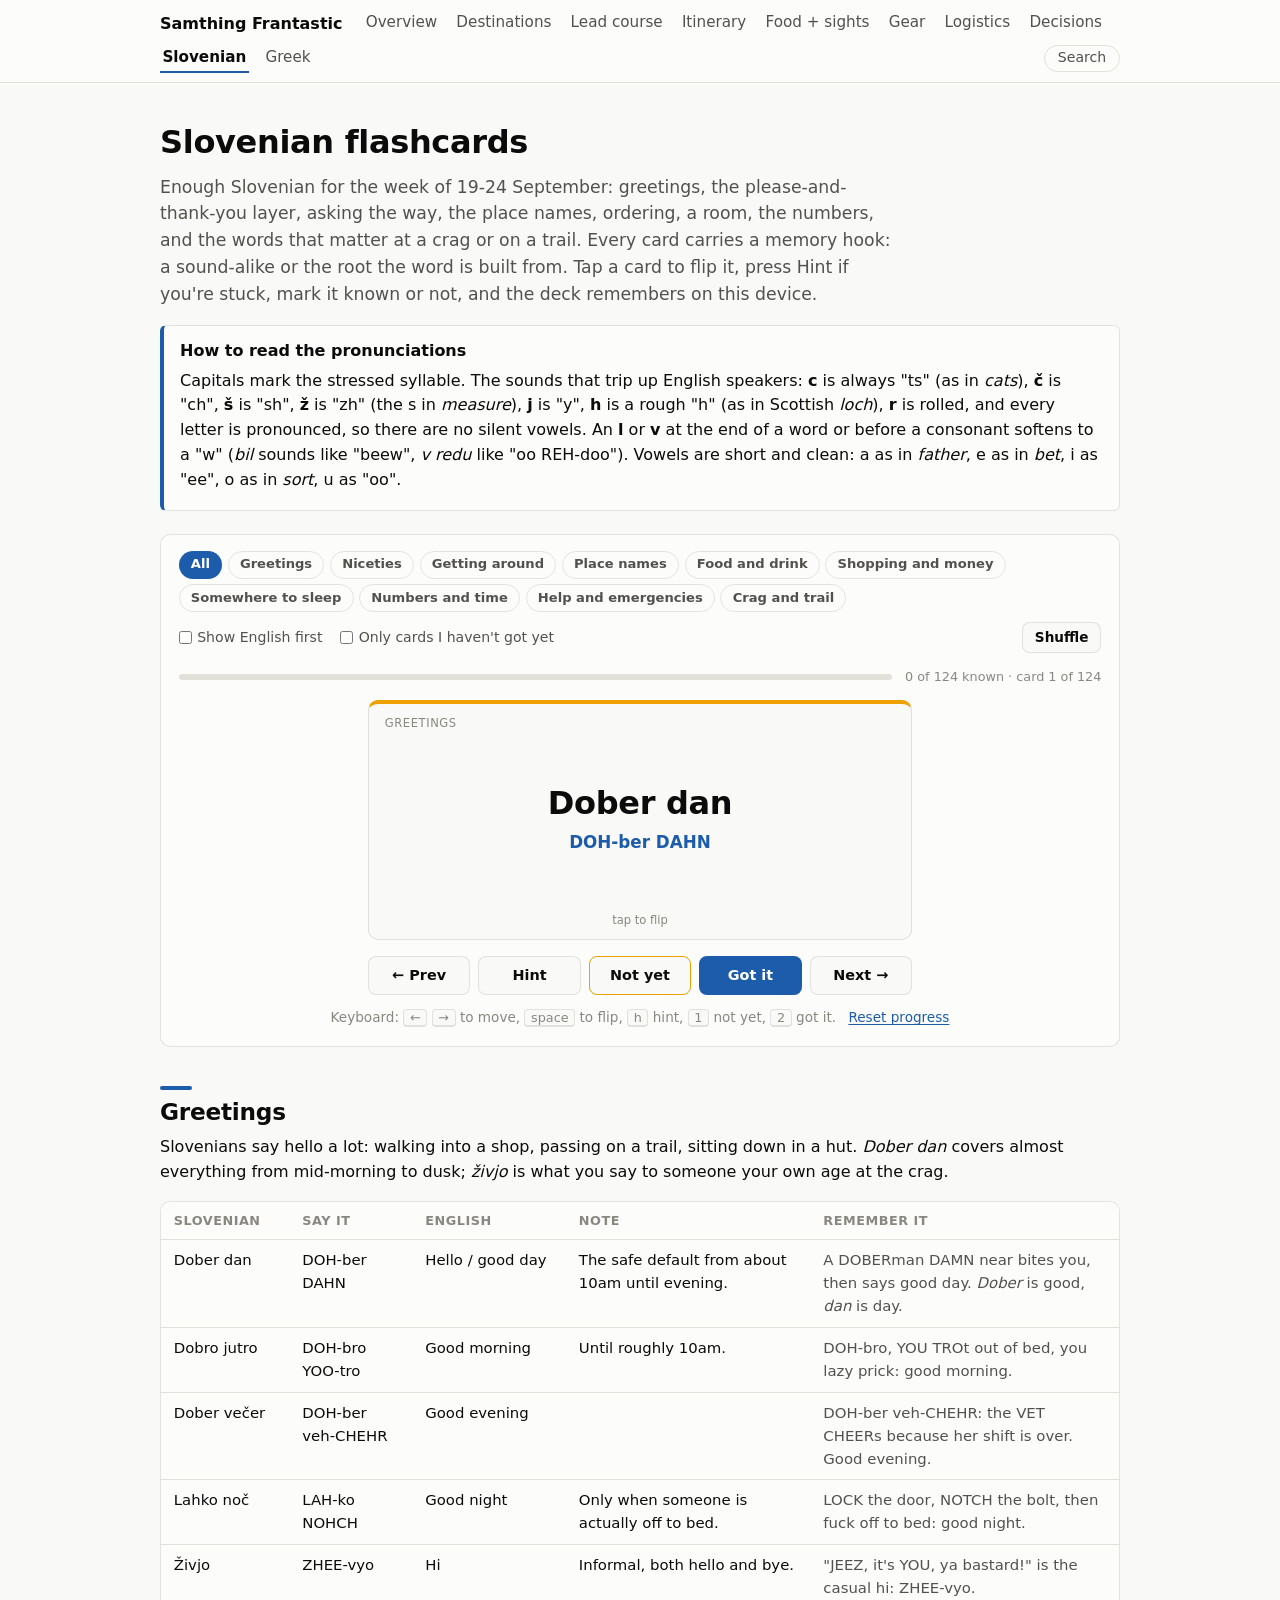
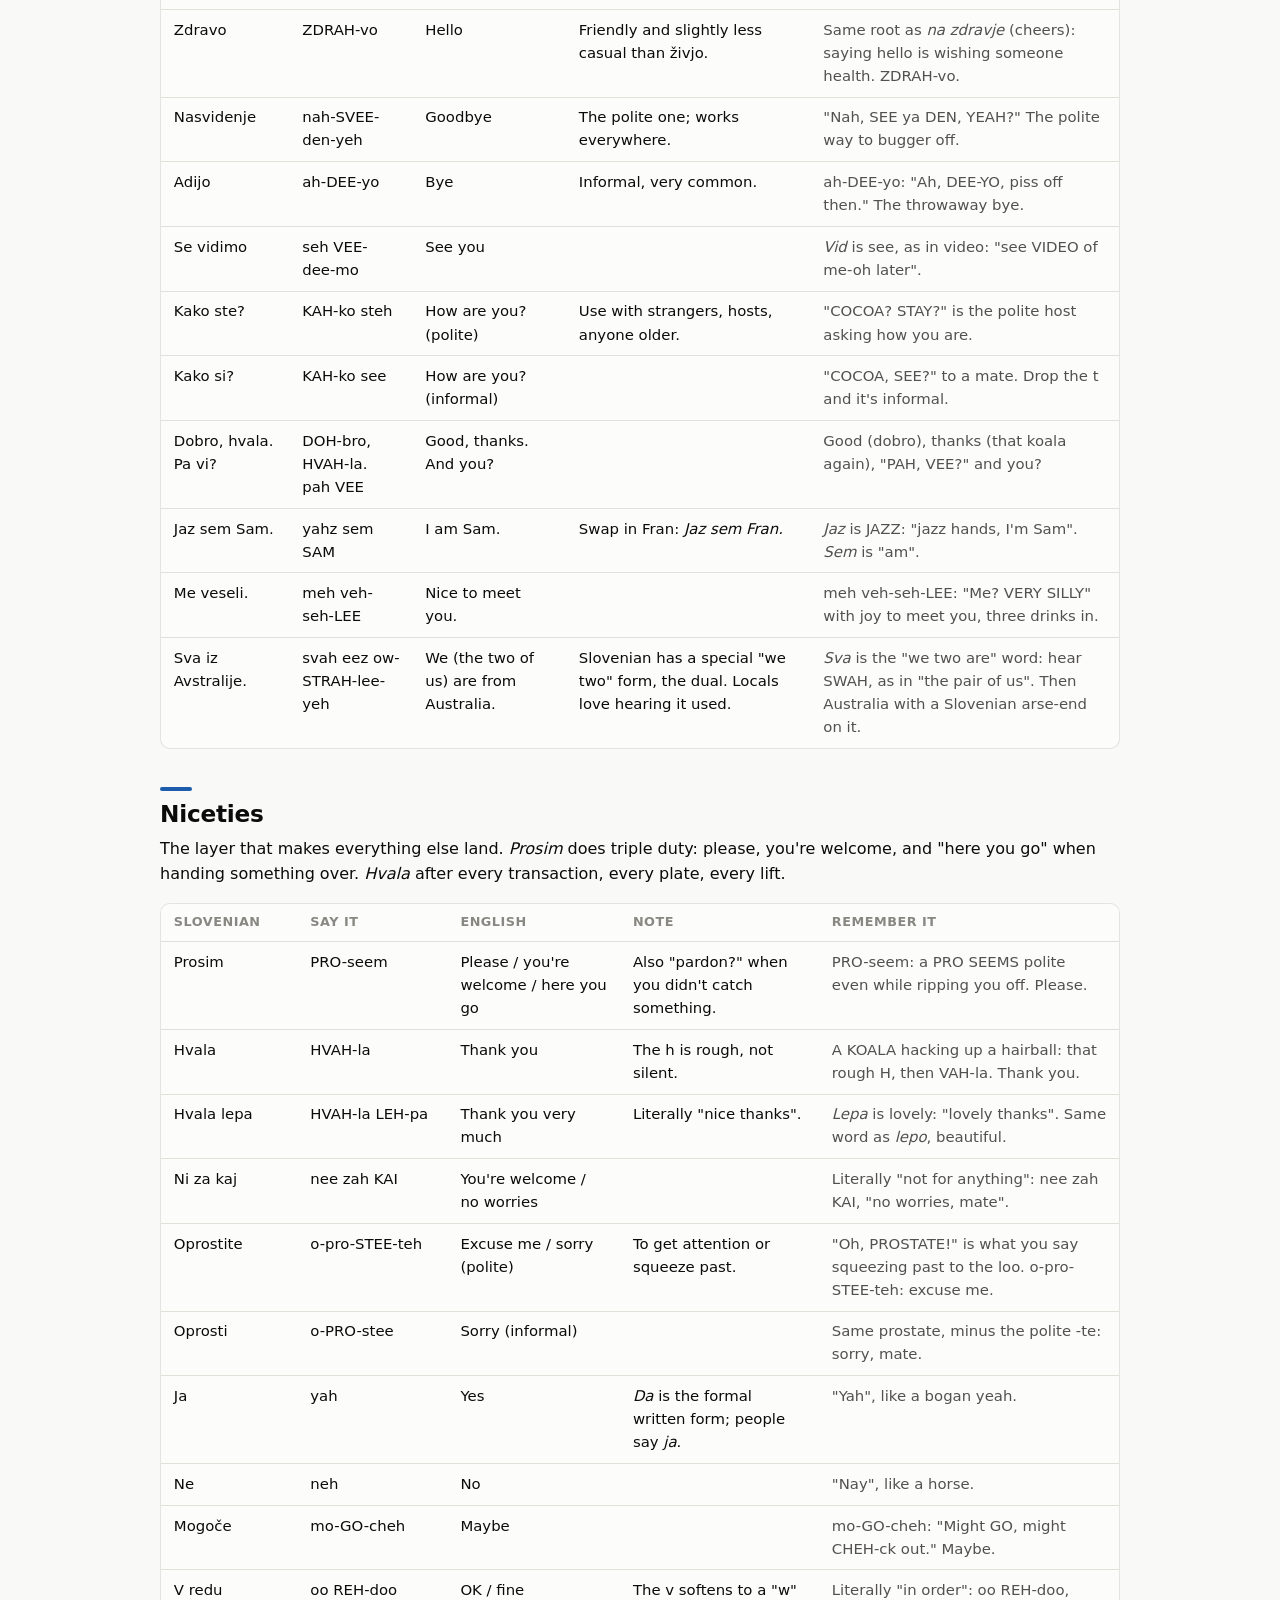
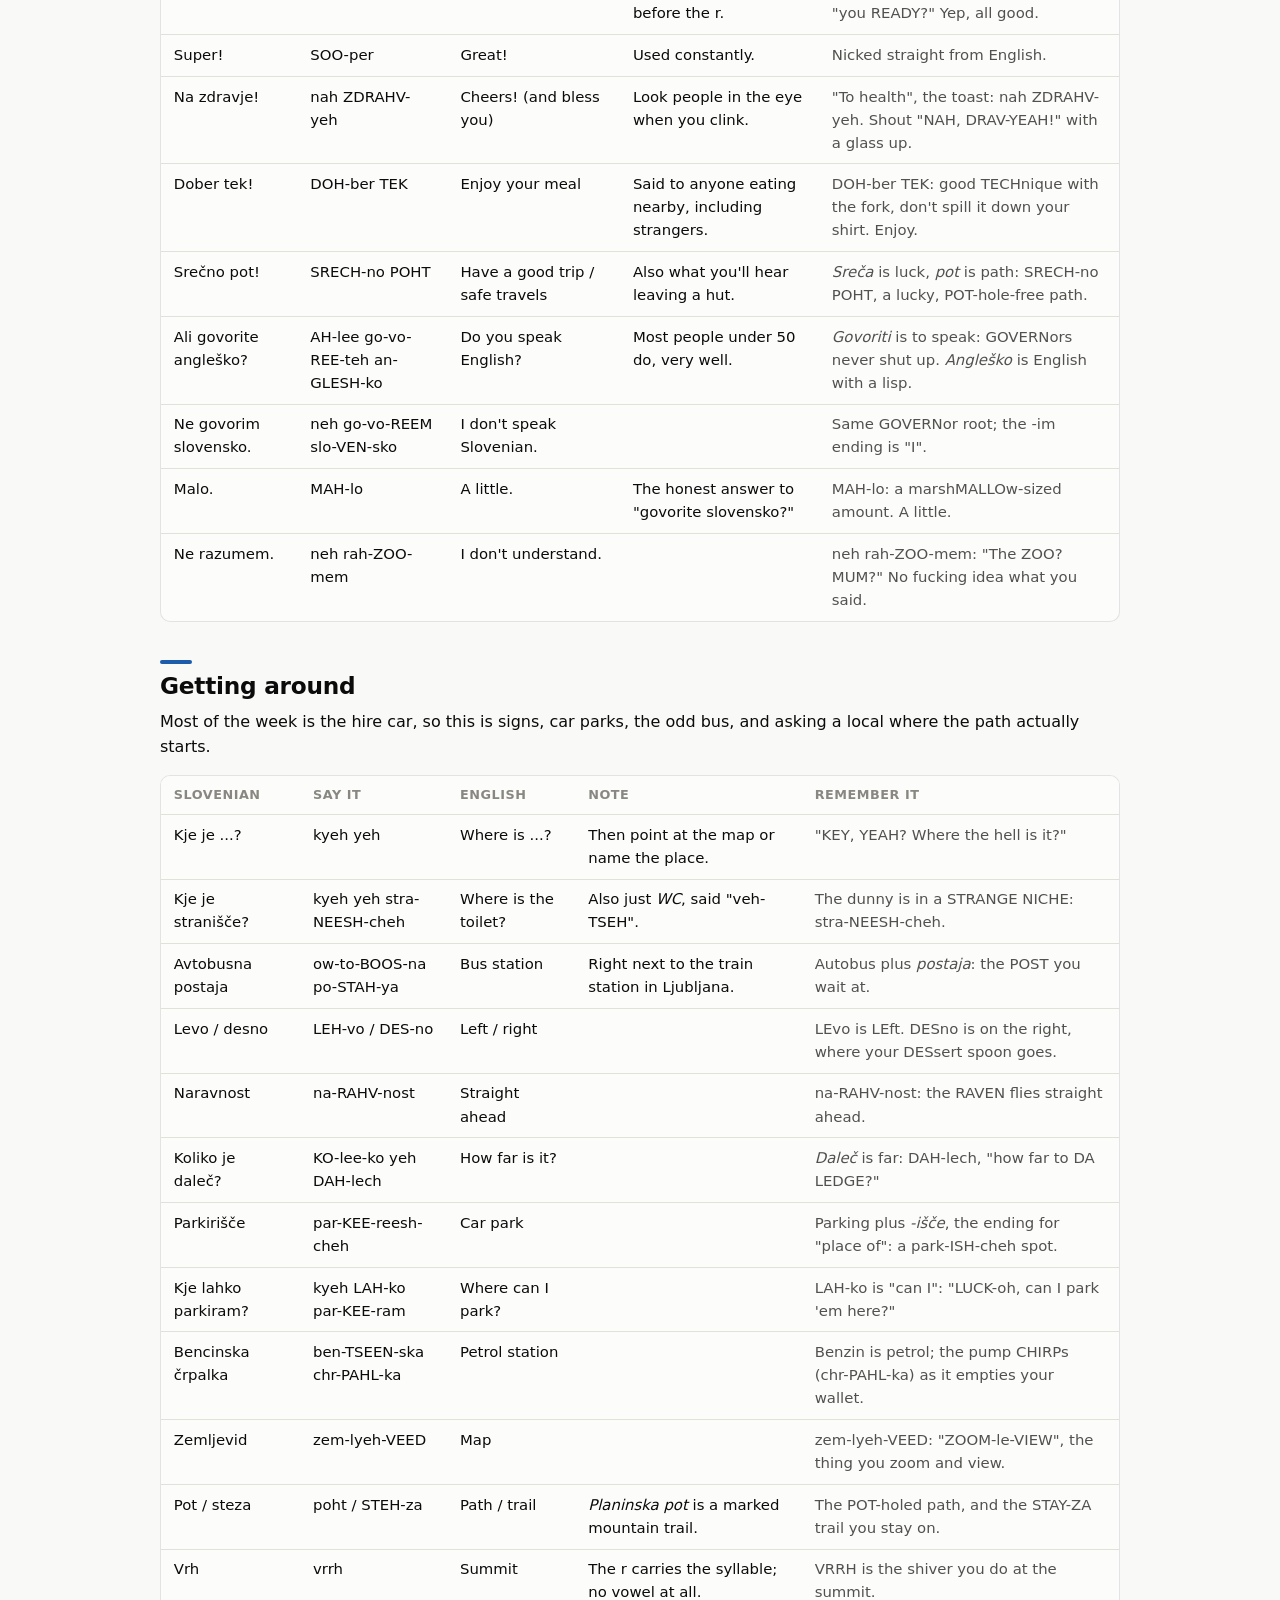
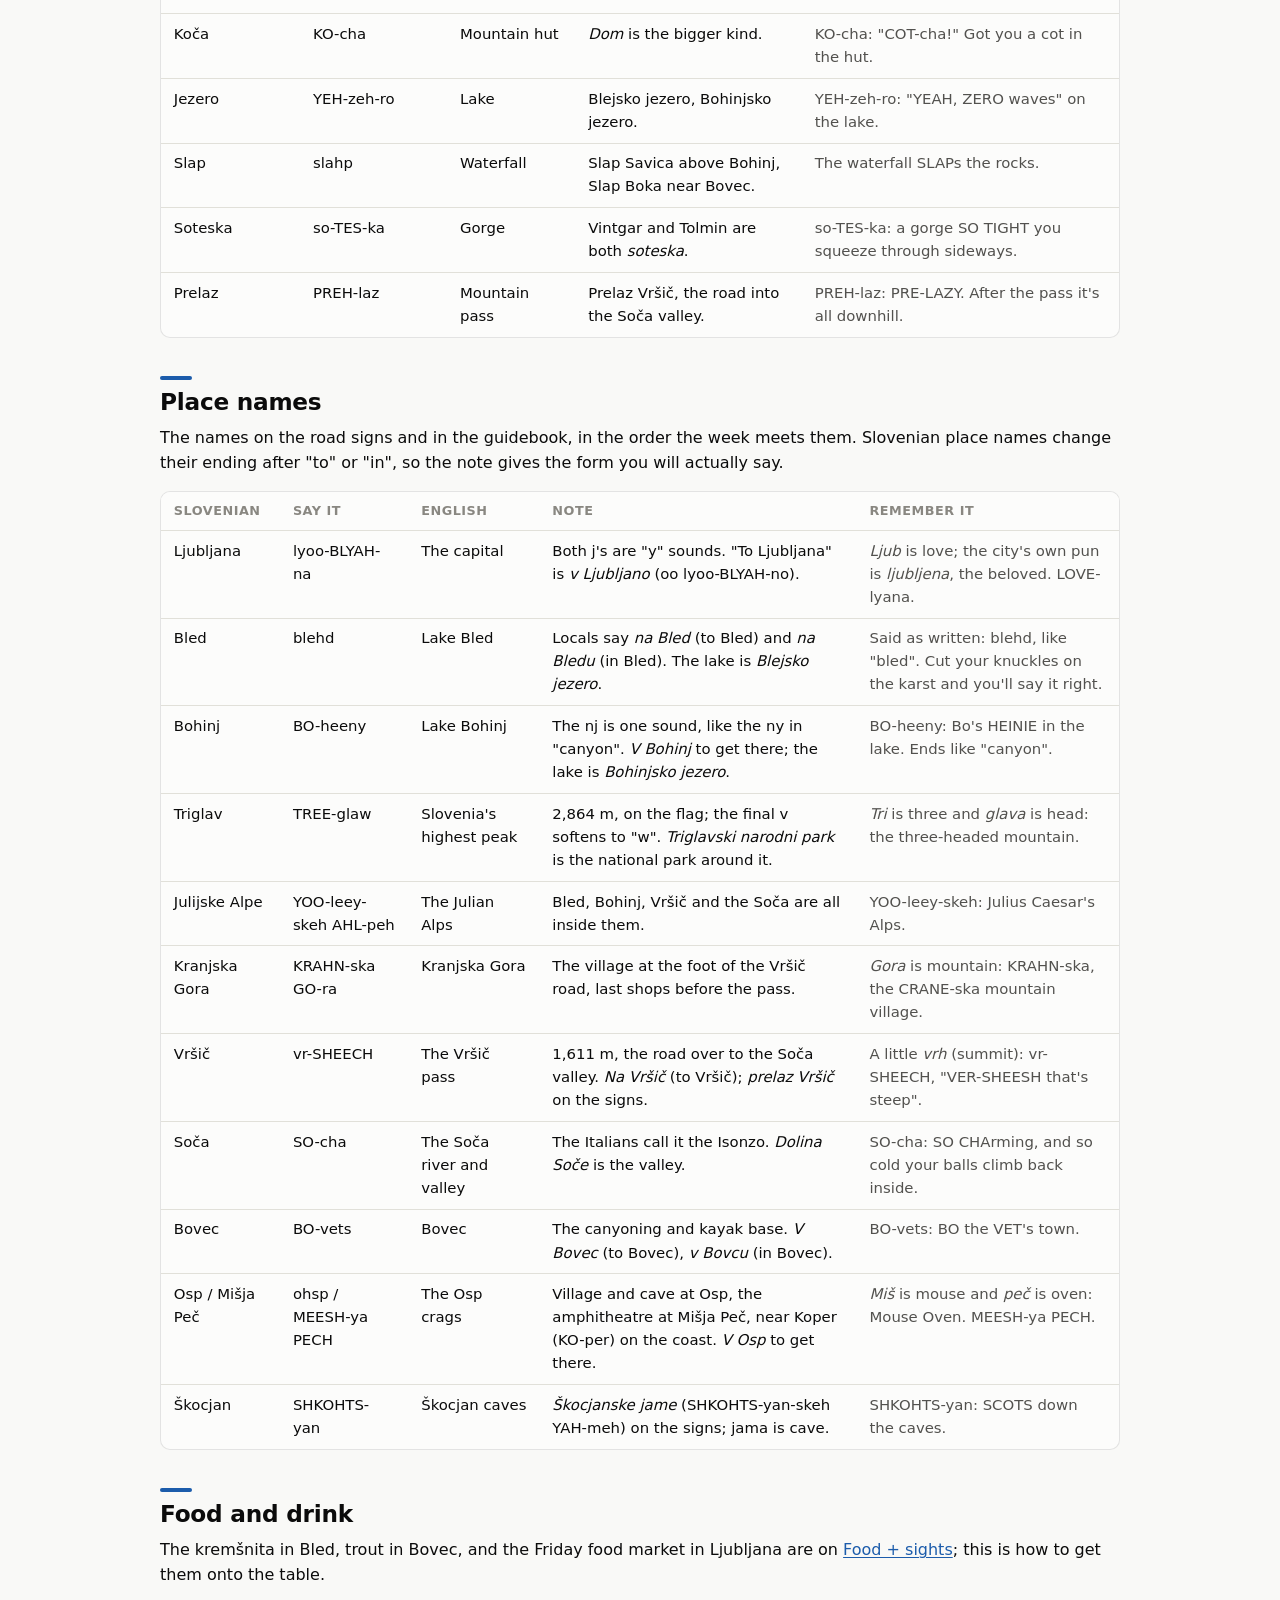
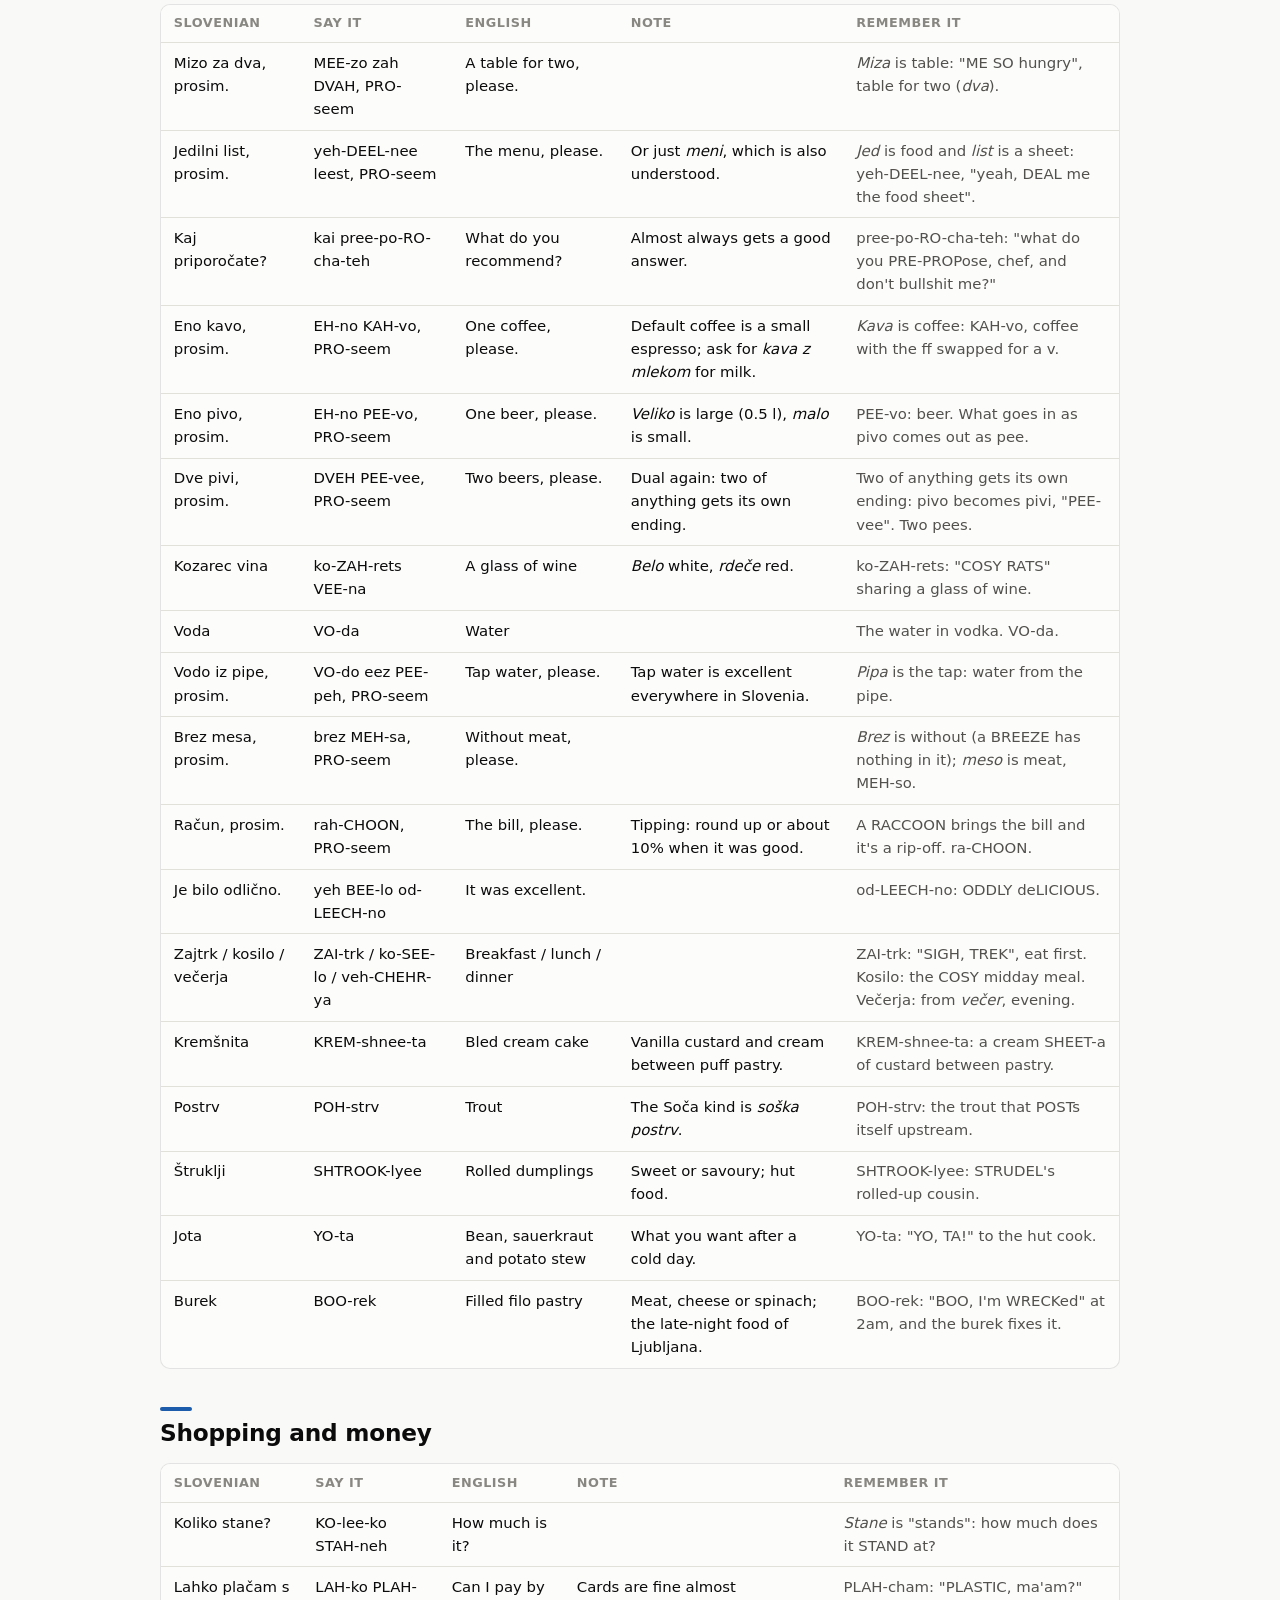
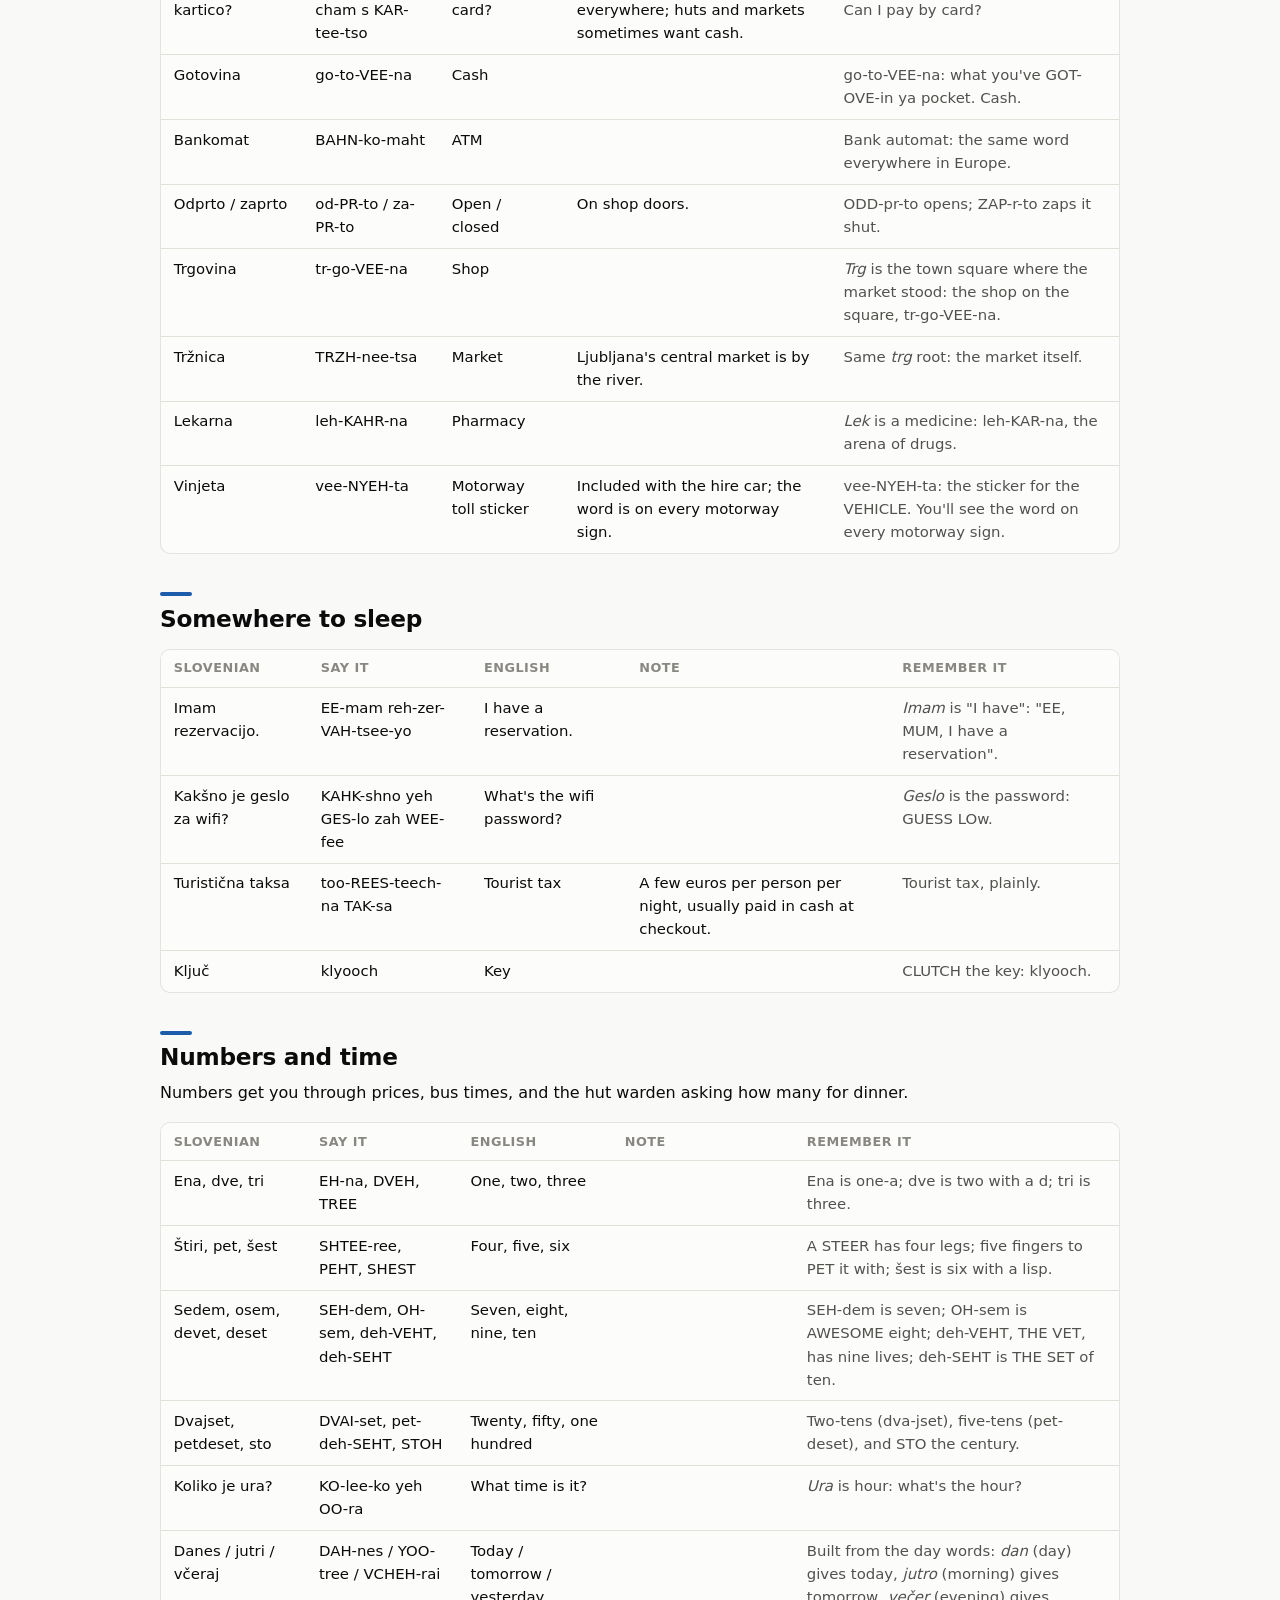
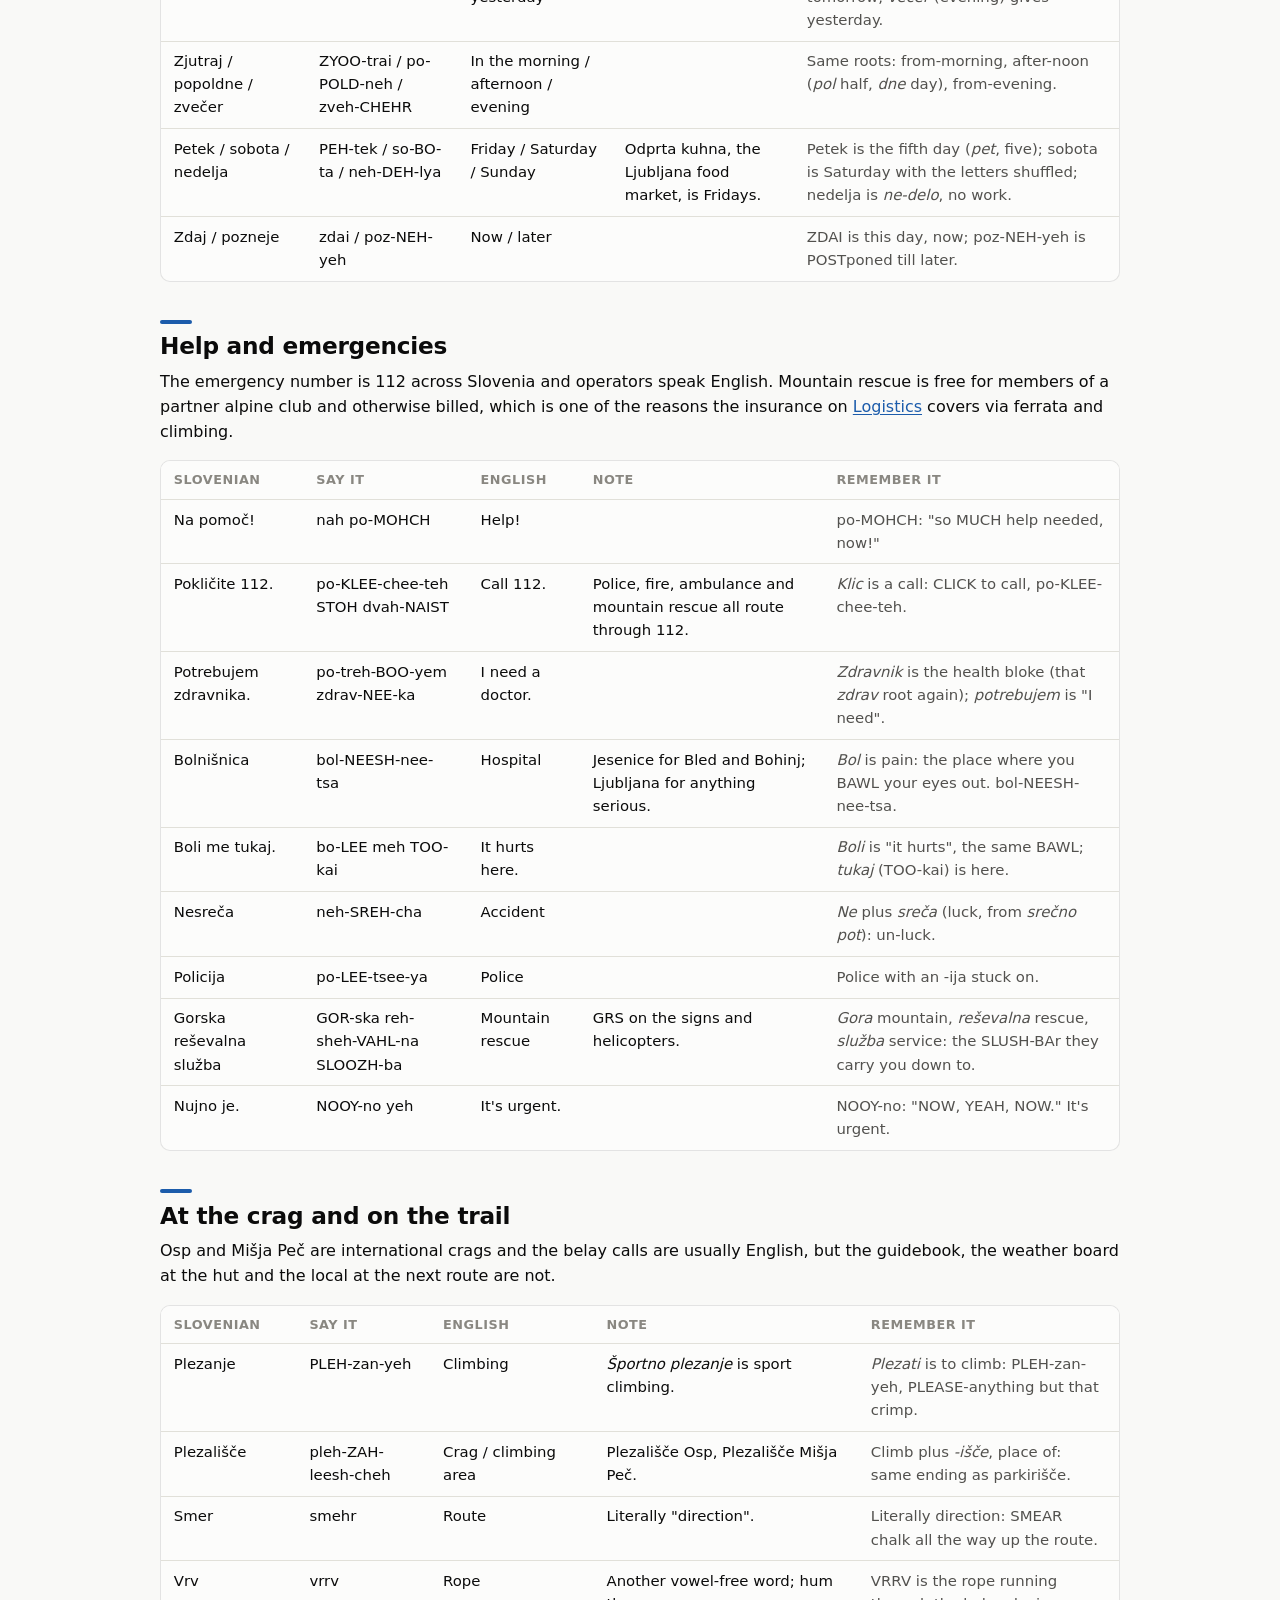
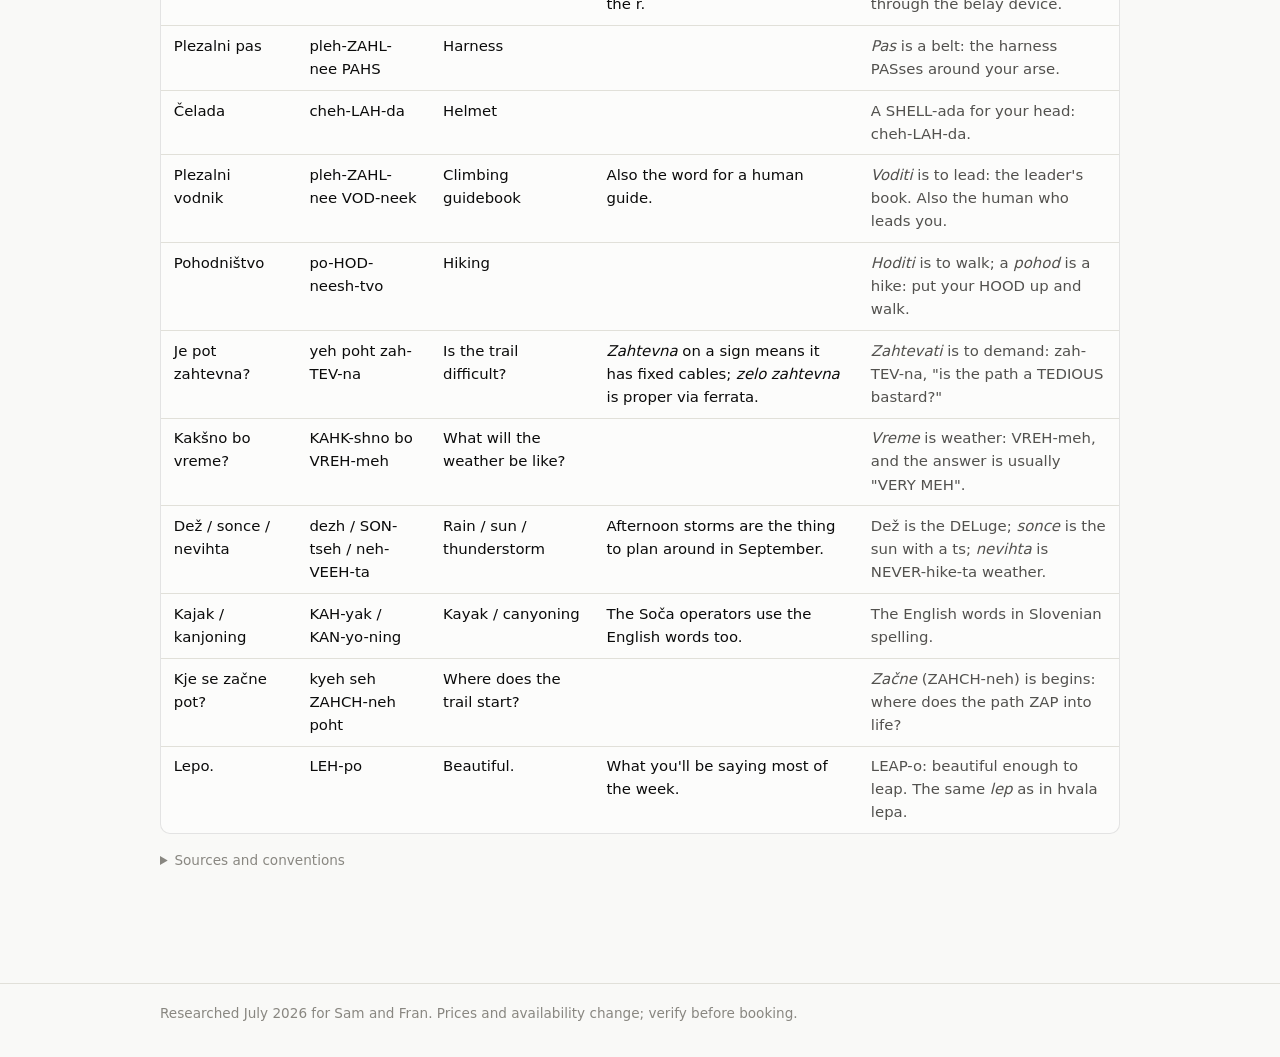
<file: slovenian.html>
<!DOCTYPE html>
<html lang="en">
<head>
<meta charset="utf-8">
<meta name="viewport" content="width=device-width, initial-scale=1">
<title>Slovenian - Samthing Frantastic</title>
<link rel="icon" href="data:image/svg+xml,<svg xmlns=%22http://www.w3.org/2000/svg%22 viewBox=%220 0 100 100%22><text y=%22.9em%22 font-size=%2290%22>🧗</text></svg>">
<link rel="stylesheet" href="styles.css">
</head>
<body>
<nav class="site-nav">
  <div class="nav-inner">
    <a class="brand" href="index.html">Samthing Frantastic</a>
    <a class="nav-link" href="index.html">Overview</a>
    <a class="nav-link" href="destinations.html">Destinations</a>
    <a class="nav-link" href="course.html">Lead course</a>
    <a class="nav-link" href="itinerary.html">Itinerary</a>
    <a class="nav-link" href="food-and-sights.html">Food + sights</a>
    <a class="nav-link" href="gear.html">Gear</a>
    <a class="nav-link" href="logistics.html">Logistics</a>
    <a class="nav-link" href="decisions.html">Decisions</a>
    <a class="nav-link" href="slovenian.html" aria-current="page">Slovenian</a>
    <a class="nav-link" href="greek.html">Greek</a>
  </div>
</nav>

<main>
<h1>Slovenian flashcards</h1>
<p class="lede">Enough Slovenian for the week of 19-24 September: greetings, the please-and-thank-you layer, asking the way, the place names, ordering, a room, the numbers, and the words that matter at a crag or on a trail. Every card carries a memory hook: a sound-alike or the root the word is built from. Tap a card to flip it, press Hint if you're stuck, mark it known or not, and the deck remembers on this device.</p>

<div class="callout">
  <p class="callout-title">How to read the pronunciations</p>
  <p>Capitals mark the stressed syllable. The sounds that trip up English speakers: <strong>c</strong> is always "ts" (as in <em>cats</em>), <strong>č</strong> is "ch", <strong>š</strong> is "sh", <strong>ž</strong> is "zh" (the s in <em>measure</em>), <strong>j</strong> is "y", <strong>h</strong> is a rough "h" (as in Scottish <em>loch</em>), <strong>r</strong> is rolled, and every letter is pronounced, so there are no silent vowels. An <strong>l</strong> or <strong>v</strong> at the end of a word or before a consonant softens to a "w" (<em>bil</em> sounds like "beew", <em>v redu</em> like "oo REH-doo"). Vowels are short and clean: a as in <em>father</em>, e as in <em>bet</em>, i as "ee", o as in <em>sort</em>, u as "oo".</p>
</div>

<section class="deck" id="deck" data-store="slovenian-flashcards-v1" data-lang="sl" aria-label="Flashcard deck">
  <div class="deck-toolbar">
    <div class="deck-chips" id="deck-categories" role="group" aria-label="Choose a category"></div>
    <div class="deck-options">
      <label class="deck-toggle"><input type="checkbox" id="deck-direction"> Show English first</label>
      <label class="deck-toggle"><input type="checkbox" id="deck-learning-only"> Only cards I haven't got yet</label>
      <button type="button" class="deck-btn" id="deck-shuffle">Shuffle</button>
    </div>
  </div>

  <div class="deck-progress">
    <div class="deck-progress-bar"><div class="deck-progress-fill" id="deck-progress-fill"></div></div>
    <div class="deck-progress-text" id="deck-progress-text"></div>
  </div>

  <div class="flashcard-stage">
    <button type="button" class="flashcard" id="flashcard" aria-live="polite" aria-label="Flashcard, press to flip">
      <div class="flashcard-inner">
        <div class="flashcard-face flashcard-front">
          <div class="flashcard-category" id="card-front-category"></div>
          <div class="flashcard-main" id="card-front-main"></div>
          <div class="flashcard-sub" id="card-front-sub"></div>
          <div class="flashcard-mnemonic" id="card-front-mnemonic"></div>
          <div class="flashcard-hint">tap to flip</div>
        </div>
        <div class="flashcard-face flashcard-back">
          <div class="flashcard-category" id="card-back-category"></div>
          <div class="flashcard-main" id="card-back-main"></div>
          <div class="flashcard-sub" id="card-back-sub"></div>
          <div class="flashcard-note" id="card-back-note"></div>
          <div class="flashcard-mnemonic" id="card-back-mnemonic"></div>
        </div>
      </div>
    </button>
    <p class="deck-empty" id="deck-empty" hidden>Every card in this set is marked as known. Untick the filter or reset to go again.</p>
  </div>

  <div class="deck-controls">
    <button type="button" class="deck-btn" id="deck-prev" aria-label="Previous card">&larr; Prev</button>
    <button type="button" class="deck-btn deck-btn-hint" id="deck-hint" aria-pressed="false">Hint</button>
    <button type="button" class="deck-btn deck-btn-again" id="deck-again">Not yet</button>
    <button type="button" class="deck-btn deck-btn-got" id="deck-got">Got it</button>
    <button type="button" class="deck-btn" id="deck-next" aria-label="Next card">Next &rarr;</button>
    <button type="button" class="deck-btn deck-btn-speak" id="deck-speak" hidden aria-label="Hear it spoken">&#9654; Hear it</button>
  </div>
  <p class="small deck-keys"><span class="deck-keys-hint">Keyboard: <kbd>&larr;</kbd> <kbd>&rarr;</kbd> to move, <kbd>space</kbd> to flip, <kbd>h</kbd> hint, <kbd>1</kbd> not yet, <kbd>2</kbd> got it.</span> <button type="button" class="deck-link" id="deck-reset">Reset progress</button></p>
</section>

<h2>Greetings</h2>
<p>Slovenians say hello a lot: walking into a shop, passing on a trail, sitting down in a hut. <em>Dober dan</em> covers almost everything from mid-morning to dusk; <em>živjo</em> is what you say to someone your own age at the crag.</p>
<div class="table-wrap phrase-group" data-category="Greetings">
<table>
<thead><tr><th>Slovenian</th><th>Say it</th><th>English</th><th>Note</th><th>Remember it</th></tr></thead>
<tbody>
<tr><td>Dober dan</td><td>DOH-ber DAHN</td><td>Hello / good day</td><td>The safe default from about 10am until evening.</td><td>A DOBERman DAMN near bites you, then says good day. <em>Dober</em> is good, <em>dan</em> is day.</td></tr>
<tr><td>Dobro jutro</td><td>DOH-bro YOO-tro</td><td>Good morning</td><td>Until roughly 10am.</td><td>DOH-bro, YOU TROt out of bed, you lazy prick: good morning.</td></tr>
<tr><td>Dober večer</td><td>DOH-ber veh-CHEHR</td><td>Good evening</td><td></td><td>DOH-ber veh-CHEHR: the VET CHEERs because her shift is over. Good evening.</td></tr>
<tr><td>Lahko noč</td><td>LAH-ko NOHCH</td><td>Good night</td><td>Only when someone is actually off to bed.</td><td>LOCK the door, NOTCH the bolt, then fuck off to bed: good night.</td></tr>
<tr><td>Živjo</td><td>ZHEE-vyo</td><td>Hi</td><td>Informal, both hello and bye.</td><td>"JEEZ, it's YOU, ya bastard!" is the casual hi: ZHEE-vyo.</td></tr>
<tr><td>Zdravo</td><td>ZDRAH-vo</td><td>Hello</td><td>Friendly and slightly less casual than živjo.</td><td>Same root as <em>na zdravje</em> (cheers): saying hello is wishing someone health. ZDRAH-vo.</td></tr>
<tr><td>Nasvidenje</td><td>nah-SVEE-den-yeh</td><td>Goodbye</td><td>The polite one; works everywhere.</td><td>"Nah, SEE ya DEN, YEAH?" The polite way to bugger off.</td></tr>
<tr><td>Adijo</td><td>ah-DEE-yo</td><td>Bye</td><td>Informal, very common.</td><td>ah-DEE-yo: "Ah, DEE-YO, piss off then." The throwaway bye.</td></tr>
<tr><td>Se vidimo</td><td>seh VEE-dee-mo</td><td>See you</td><td></td><td><em>Vid</em> is see, as in video: "see VIDEO of me-oh later".</td></tr>
<tr><td>Kako ste?</td><td>KAH-ko steh</td><td>How are you? (polite)</td><td>Use with strangers, hosts, anyone older.</td><td>"COCOA? STAY?" is the polite host asking how you are.</td></tr>
<tr><td>Kako si?</td><td>KAH-ko see</td><td>How are you? (informal)</td><td></td><td>"COCOA, SEE?" to a mate. Drop the t and it's informal.</td></tr>
<tr><td>Dobro, hvala. Pa vi?</td><td>DOH-bro, HVAH-la. pah VEE</td><td>Good, thanks. And you?</td><td></td><td>Good (dobro), thanks (that koala again), "PAH, VEE?" and you?</td></tr>
<tr><td>Jaz sem Sam.</td><td>yahz sem SAM</td><td>I am Sam.</td><td>Swap in Fran: <em>Jaz sem Fran.</em></td><td><em>Jaz</em> is JAZZ: "jazz hands, I'm Sam". <em>Sem</em> is "am".</td></tr>
<tr><td>Me veseli.</td><td>meh veh-seh-LEE</td><td>Nice to meet you.</td><td></td><td>meh veh-seh-LEE: "Me? VERY SILLY" with joy to meet you, three drinks in.</td></tr>
<tr><td>Sva iz Avstralije.</td><td>svah eez ow-STRAH-lee-yeh</td><td>We (the two of us) are from Australia.</td><td>Slovenian has a special "we two" form, the dual. Locals love hearing it used.</td><td><em>Sva</em> is the "we two are" word: hear SWAH, as in "the pair of us". Then Australia with a Slovenian arse-end on it.</td></tr>
</tbody>
</table>
</div>

<h2>Niceties</h2>
<p>The layer that makes everything else land. <em>Prosim</em> does triple duty: please, you're welcome, and "here you go" when handing something over. <em>Hvala</em> after every transaction, every plate, every lift.</p>
<div class="table-wrap phrase-group" data-category="Niceties">
<table>
<thead><tr><th>Slovenian</th><th>Say it</th><th>English</th><th>Note</th><th>Remember it</th></tr></thead>
<tbody>
<tr><td>Prosim</td><td>PRO-seem</td><td>Please / you're welcome / here you go</td><td>Also "pardon?" when you didn't catch something.</td><td>PRO-seem: a PRO SEEMS polite even while ripping you off. Please.</td></tr>
<tr><td>Hvala</td><td>HVAH-la</td><td>Thank you</td><td>The h is rough, not silent.</td><td>A KOALA hacking up a hairball: that rough H, then VAH-la. Thank you.</td></tr>
<tr><td>Hvala lepa</td><td>HVAH-la LEH-pa</td><td>Thank you very much</td><td>Literally "nice thanks".</td><td><em>Lepa</em> is lovely: "lovely thanks". Same word as <em>lepo</em>, beautiful.</td></tr>
<tr><td>Ni za kaj</td><td>nee zah KAI</td><td>You're welcome / no worries</td><td></td><td>Literally "not for anything": nee zah KAI, "no worries, mate".</td></tr>
<tr><td>Oprostite</td><td>o-pro-STEE-teh</td><td>Excuse me / sorry (polite)</td><td>To get attention or squeeze past.</td><td>"Oh, PROSTATE!" is what you say squeezing past to the loo. o-pro-STEE-teh: excuse me.</td></tr>
<tr><td>Oprosti</td><td>o-PRO-stee</td><td>Sorry (informal)</td><td></td><td>Same prostate, minus the polite -te: sorry, mate.</td></tr>
<tr><td>Ja</td><td>yah</td><td>Yes</td><td><em>Da</em> is the formal written form; people say <em>ja</em>.</td><td>"Yah", like a bogan yeah.</td></tr>
<tr><td>Ne</td><td>neh</td><td>No</td><td></td><td>"Nay", like a horse.</td></tr>
<tr><td>Mogoče</td><td>mo-GO-cheh</td><td>Maybe</td><td></td><td>mo-GO-cheh: "Might GO, might CHEH-ck out." Maybe.</td></tr>
<tr><td>V redu</td><td>oo REH-doo</td><td>OK / fine</td><td>The v softens to a "w" before the r.</td><td>Literally "in order": oo REH-doo, "you READY?" Yep, all good.</td></tr>
<tr><td>Super!</td><td>SOO-per</td><td>Great!</td><td>Used constantly.</td><td>Nicked straight from English.</td></tr>
<tr><td>Na zdravje!</td><td>nah ZDRAHV-yeh</td><td>Cheers! (and bless you)</td><td>Look people in the eye when you clink.</td><td>"To health", the toast: nah ZDRAHV-yeh. Shout "NAH, DRAV-YEAH!" with a glass up.</td></tr>
<tr><td>Dober tek!</td><td>DOH-ber TEK</td><td>Enjoy your meal</td><td>Said to anyone eating nearby, including strangers.</td><td>DOH-ber TEK: good TECHnique with the fork, don't spill it down your shirt. Enjoy.</td></tr>
<tr><td>Srečno pot!</td><td>SRECH-no POHT</td><td>Have a good trip / safe travels</td><td>Also what you'll hear leaving a hut.</td><td><em>Sreča</em> is luck, <em>pot</em> is path: SRECH-no POHT, a lucky, POT-hole-free path.</td></tr>
<tr><td>Ali govorite angleško?</td><td>AH-lee go-vo-REE-teh an-GLESH-ko</td><td>Do you speak English?</td><td>Most people under 50 do, very well.</td><td><em>Govoriti</em> is to speak: GOVERNors never shut up. <em>Angleško</em> is English with a lisp.</td></tr>
<tr><td>Ne govorim slovensko.</td><td>neh go-vo-REEM slo-VEN-sko</td><td>I don't speak Slovenian.</td><td></td><td>Same GOVERNor root; the -im ending is "I".</td></tr>
<tr><td>Malo.</td><td>MAH-lo</td><td>A little.</td><td>The honest answer to "govorite slovensko?"</td><td>MAH-lo: a marshMALLOw-sized amount. A little.</td></tr>
<tr><td>Ne razumem.</td><td>neh rah-ZOO-mem</td><td>I don't understand.</td><td></td><td>neh rah-ZOO-mem: "The ZOO? MUM?" No fucking idea what you said.</td></tr>
</tbody>
</table>
</div>

<h2>Getting around</h2>
<p>Most of the week is the hire car, so this is signs, car parks, the odd bus, and asking a local where the path actually starts.</p>
<div class="table-wrap phrase-group" data-category="Getting around">
<table>
<thead><tr><th>Slovenian</th><th>Say it</th><th>English</th><th>Note</th><th>Remember it</th></tr></thead>
<tbody>
<tr><td>Kje je ...?</td><td>kyeh yeh</td><td>Where is ...?</td><td>Then point at the map or name the place.</td><td>"KEY, YEAH? Where the hell is it?"</td></tr>
<tr><td>Kje je stranišče?</td><td>kyeh yeh stra-NEESH-cheh</td><td>Where is the toilet?</td><td>Also just <em>WC</em>, said "veh-TSEH".</td><td>The dunny is in a STRANGE NICHE: stra-NEESH-cheh.</td></tr>
<tr><td>Avtobusna postaja</td><td>ow-to-BOOS-na po-STAH-ya</td><td>Bus station</td><td>Right next to the train station in Ljubljana.</td><td>Autobus plus <em>postaja</em>: the POST you wait at.</td></tr>
<tr><td>Levo / desno</td><td>LEH-vo / DES-no</td><td>Left / right</td><td></td><td>LEvo is LEft. DESno is on the right, where your DESsert spoon goes.</td></tr>
<tr><td>Naravnost</td><td>na-RAHV-nost</td><td>Straight ahead</td><td></td><td>na-RAHV-nost: the RAVEN flies straight ahead.</td></tr>
<tr><td>Koliko je daleč?</td><td>KO-lee-ko yeh DAH-lech</td><td>How far is it?</td><td></td><td><em>Daleč</em> is far: DAH-lech, "how far to DA LEDGE?"</td></tr>
<tr><td>Parkirišče</td><td>par-KEE-reesh-cheh</td><td>Car park</td><td></td><td>Parking plus <em>-išče</em>, the ending for "place of": a park-ISH-cheh spot.</td></tr>
<tr><td>Kje lahko parkiram?</td><td>kyeh LAH-ko par-KEE-ram</td><td>Where can I park?</td><td></td><td>LAH-ko is "can I": "LUCK-oh, can I park 'em here?"</td></tr>
<tr><td>Bencinska črpalka</td><td>ben-TSEEN-ska chr-PAHL-ka</td><td>Petrol station</td><td></td><td>Benzin is petrol; the pump CHIRPs (chr-PAHL-ka) as it empties your wallet.</td></tr>
<tr><td>Zemljevid</td><td>zem-lyeh-VEED</td><td>Map</td><td></td><td>zem-lyeh-VEED: "ZOOM-le-VIEW", the thing you zoom and view.</td></tr>
<tr><td>Pot / steza</td><td>poht / STEH-za</td><td>Path / trail</td><td><em>Planinska pot</em> is a marked mountain trail.</td><td>The POT-holed path, and the STAY-ZA trail you stay on.</td></tr>
<tr><td>Vrh</td><td>vrrh</td><td>Summit</td><td>The r carries the syllable; no vowel at all.</td><td>VRRH is the shiver you do at the summit.</td></tr>
<tr><td>Koča</td><td>KO-cha</td><td>Mountain hut</td><td><em>Dom</em> is the bigger kind.</td><td>KO-cha: "COT-cha!" Got you a cot in the hut.</td></tr>
<tr><td>Jezero</td><td>YEH-zeh-ro</td><td>Lake</td><td>Blejsko jezero, Bohinjsko jezero.</td><td>YEH-zeh-ro: "YEAH, ZERO waves" on the lake.</td></tr>
<tr><td>Slap</td><td>slahp</td><td>Waterfall</td><td>Slap Savica above Bohinj, Slap Boka near Bovec.</td><td>The waterfall SLAPs the rocks.</td></tr>
<tr><td>Soteska</td><td>so-TES-ka</td><td>Gorge</td><td>Vintgar and Tolmin are both <em>soteska</em>.</td><td>so-TES-ka: a gorge SO TIGHT you squeeze through sideways.</td></tr>
<tr><td>Prelaz</td><td>PREH-laz</td><td>Mountain pass</td><td>Prelaz Vršič, the road into the Soča valley.</td><td>PREH-laz: PRE-LAZY. After the pass it's all downhill.</td></tr>
</tbody>
</table>
</div>

<h2>Place names</h2>
<p>The names on the road signs and in the guidebook, in the order the week meets them. Slovenian place names change their ending after "to" or "in", so the note gives the form you will actually say.</p>
<div class="table-wrap phrase-group" data-category="Place names">
<table>
<thead><tr><th>Slovenian</th><th>Say it</th><th>English</th><th>Note</th><th>Remember it</th></tr></thead>
<tbody>
<tr><td>Ljubljana</td><td>lyoo-BLYAH-na</td><td>The capital</td><td>Both j's are "y" sounds. "To Ljubljana" is <em>v Ljubljano</em> (oo lyoo-BLYAH-no).</td><td><em>Ljub</em> is love; the city's own pun is <em>ljubljena</em>, the beloved. LOVE-lyana.</td></tr>
<tr><td>Bled</td><td>blehd</td><td>Lake Bled</td><td>Locals say <em>na Bled</em> (to Bled) and <em>na Bledu</em> (in Bled). The lake is <em>Blejsko jezero</em>.</td><td>Said as written: blehd, like "bled". Cut your knuckles on the karst and you'll say it right.</td></tr>
<tr><td>Bohinj</td><td>BO-heeny</td><td>Lake Bohinj</td><td>The nj is one sound, like the ny in "canyon". <em>V Bohinj</em> to get there; the lake is <em>Bohinjsko jezero</em>.</td><td>BO-heeny: Bo's HEINIE in the lake. Ends like "canyon".</td></tr>
<tr><td>Triglav</td><td>TREE-glaw</td><td>Slovenia's highest peak</td><td>2,864 m, on the flag; the final v softens to "w". <em>Triglavski narodni park</em> is the national park around it.</td><td><em>Tri</em> is three and <em>glava</em> is head: the three-headed mountain.</td></tr>
<tr><td>Julijske Alpe</td><td>YOO-leey-skeh AHL-peh</td><td>The Julian Alps</td><td>Bled, Bohinj, Vršič and the Soča are all inside them.</td><td>YOO-leey-skeh: Julius Caesar's Alps.</td></tr>
<tr><td>Kranjska Gora</td><td>KRAHN-ska GO-ra</td><td>Kranjska Gora</td><td>The village at the foot of the Vršič road, last shops before the pass.</td><td><em>Gora</em> is mountain: KRAHN-ska, the CRANE-ska mountain village.</td></tr>
<tr><td>Vršič</td><td>vr-SHEECH</td><td>The Vršič pass</td><td>1,611 m, the road over to the Soča valley. <em>Na Vršič</em> (to Vršič); <em>prelaz Vršič</em> on the signs.</td><td>A little <em>vrh</em> (summit): vr-SHEECH, "VER-SHEESH that's steep".</td></tr>
<tr><td>Soča</td><td>SO-cha</td><td>The Soča river and valley</td><td>The Italians call it the Isonzo. <em>Dolina Soče</em> is the valley.</td><td>SO-cha: SO CHArming, and so cold your balls climb back inside.</td></tr>
<tr><td>Bovec</td><td>BO-vets</td><td>Bovec</td><td>The canyoning and kayak base. <em>V Bovec</em> (to Bovec), <em>v Bovcu</em> (in Bovec).</td><td>BO-vets: BO the VET's town.</td></tr>
<tr><td>Osp / Mišja Peč</td><td>ohsp / MEESH-ya PECH</td><td>The Osp crags</td><td>Village and cave at Osp, the amphitheatre at Mišja Peč, near Koper (KO-per) on the coast. <em>V Osp</em> to get there.</td><td><em>Miš</em> is mouse and <em>peč</em> is oven: Mouse Oven. MEESH-ya PECH.</td></tr>
<tr><td>Škocjan</td><td>SHKOHTS-yan</td><td>Škocjan caves</td><td><em>Škocjanske jame</em> (SHKOHTS-yan-skeh YAH-meh) on the signs; jama is cave.</td><td>SHKOHTS-yan: SCOTS down the caves.</td></tr>
</tbody>
</table>
</div>

<h2>Food and drink</h2>
<p>The kremšnita in Bled, trout in Bovec, and the Friday food market in Ljubljana are on <a href="food-and-sights.html">Food + sights</a>; this is how to get them onto the table.</p>
<div class="table-wrap phrase-group" data-category="Food and drink">
<table>
<thead><tr><th>Slovenian</th><th>Say it</th><th>English</th><th>Note</th><th>Remember it</th></tr></thead>
<tbody>
<tr><td>Mizo za dva, prosim.</td><td>MEE-zo zah DVAH, PRO-seem</td><td>A table for two, please.</td><td></td><td><em>Miza</em> is table: "ME SO hungry", table for two (<em>dva</em>).</td></tr>
<tr><td>Jedilni list, prosim.</td><td>yeh-DEEL-nee leest, PRO-seem</td><td>The menu, please.</td><td>Or just <em>meni</em>, which is also understood.</td><td><em>Jed</em> is food and <em>list</em> is a sheet: yeh-DEEL-nee, "yeah, DEAL me the food sheet".</td></tr>
<tr><td>Kaj priporočate?</td><td>kai pree-po-RO-cha-teh</td><td>What do you recommend?</td><td>Almost always gets a good answer.</td><td>pree-po-RO-cha-teh: "what do you PRE-PROPose, chef, and don't bullshit me?"</td></tr>
<tr><td>Eno kavo, prosim.</td><td>EH-no KAH-vo, PRO-seem</td><td>One coffee, please.</td><td>Default coffee is a small espresso; ask for <em>kava z mlekom</em> for milk.</td><td><em>Kava</em> is coffee: KAH-vo, coffee with the ff swapped for a v.</td></tr>
<tr><td>Eno pivo, prosim.</td><td>EH-no PEE-vo, PRO-seem</td><td>One beer, please.</td><td><em>Veliko</em> is large (0.5 l), <em>malo</em> is small.</td><td>PEE-vo: beer. What goes in as pivo comes out as pee.</td></tr>
<tr><td>Dve pivi, prosim.</td><td>DVEH PEE-vee, PRO-seem</td><td>Two beers, please.</td><td>Dual again: two of anything gets its own ending.</td><td>Two of anything gets its own ending: pivo becomes pivi, "PEE-vee". Two pees.</td></tr>
<tr><td>Kozarec vina</td><td>ko-ZAH-rets VEE-na</td><td>A glass of wine</td><td><em>Belo</em> white, <em>rdeče</em> red.</td><td>ko-ZAH-rets: "COSY RATS" sharing a glass of wine.</td></tr>
<tr><td>Voda</td><td>VO-da</td><td>Water</td><td></td><td>The water in vodka. VO-da.</td></tr>
<tr><td>Vodo iz pipe, prosim.</td><td>VO-do eez PEE-peh, PRO-seem</td><td>Tap water, please.</td><td>Tap water is excellent everywhere in Slovenia.</td><td><em>Pipa</em> is the tap: water from the pipe.</td></tr>
<tr><td>Brez mesa, prosim.</td><td>brez MEH-sa, PRO-seem</td><td>Without meat, please.</td><td></td><td><em>Brez</em> is without (a BREEZE has nothing in it); <em>meso</em> is meat, MEH-so.</td></tr>
<tr><td>Račun, prosim.</td><td>rah-CHOON, PRO-seem</td><td>The bill, please.</td><td>Tipping: round up or about 10% when it was good.</td><td>A RACCOON brings the bill and it's a rip-off. ra-CHOON.</td></tr>
<tr><td>Je bilo odlično.</td><td>yeh BEE-lo od-LEECH-no</td><td>It was excellent.</td><td></td><td>od-LEECH-no: ODDLY deLICIOUS.</td></tr>
<tr><td>Zajtrk / kosilo / večerja</td><td>ZAI-trk / ko-SEE-lo / veh-CHEHR-ya</td><td>Breakfast / lunch / dinner</td><td></td><td>ZAI-trk: "SIGH, TREK", eat first. Kosilo: the COSY midday meal. Večerja: from <em>večer</em>, evening.</td></tr>
<tr><td>Kremšnita</td><td>KREM-shnee-ta</td><td>Bled cream cake</td><td>Vanilla custard and cream between puff pastry.</td><td>KREM-shnee-ta: a cream SHEET-a of custard between pastry.</td></tr>
<tr><td>Postrv</td><td>POH-strv</td><td>Trout</td><td>The Soča kind is <em>soška postrv</em>.</td><td>POH-strv: the trout that POSTs itself upstream.</td></tr>
<tr><td>Štruklji</td><td>SHTROOK-lyee</td><td>Rolled dumplings</td><td>Sweet or savoury; hut food.</td><td>SHTROOK-lyee: STRUDEL's rolled-up cousin.</td></tr>
<tr><td>Jota</td><td>YO-ta</td><td>Bean, sauerkraut and potato stew</td><td>What you want after a cold day.</td><td>YO-ta: "YO, TA!" to the hut cook.</td></tr>
<tr><td>Burek</td><td>BOO-rek</td><td>Filled filo pastry</td><td>Meat, cheese or spinach; the late-night food of Ljubljana.</td><td>BOO-rek: "BOO, I'm WRECKed" at 2am, and the burek fixes it.</td></tr>
</tbody>
</table>
</div>

<h2>Shopping and money</h2>
<div class="table-wrap phrase-group" data-category="Shopping and money">
<table>
<thead><tr><th>Slovenian</th><th>Say it</th><th>English</th><th>Note</th><th>Remember it</th></tr></thead>
<tbody>
<tr><td>Koliko stane?</td><td>KO-lee-ko STAH-neh</td><td>How much is it?</td><td></td><td><em>Stane</em> is "stands": how much does it STAND at?</td></tr>
<tr><td>Lahko plačam s kartico?</td><td>LAH-ko PLAH-cham s KAR-tee-tso</td><td>Can I pay by card?</td><td>Cards are fine almost everywhere; huts and markets sometimes want cash.</td><td>PLAH-cham: "PLASTIC, ma'am?" Can I pay by card?</td></tr>
<tr><td>Gotovina</td><td>go-to-VEE-na</td><td>Cash</td><td></td><td>go-to-VEE-na: what you've GOT-OVE-in ya pocket. Cash.</td></tr>
<tr><td>Bankomat</td><td>BAHN-ko-maht</td><td>ATM</td><td></td><td>Bank automat: the same word everywhere in Europe.</td></tr>
<tr><td>Odprto / zaprto</td><td>od-PR-to / za-PR-to</td><td>Open / closed</td><td>On shop doors.</td><td>ODD-pr-to opens; ZAP-r-to zaps it shut.</td></tr>
<tr><td>Trgovina</td><td>tr-go-VEE-na</td><td>Shop</td><td></td><td><em>Trg</em> is the town square where the market stood: the shop on the square, tr-go-VEE-na.</td></tr>
<tr><td>Tržnica</td><td>TRZH-nee-tsa</td><td>Market</td><td>Ljubljana's central market is by the river.</td><td>Same <em>trg</em> root: the market itself.</td></tr>
<tr><td>Lekarna</td><td>leh-KAHR-na</td><td>Pharmacy</td><td></td><td><em>Lek</em> is a medicine: leh-KAR-na, the arena of drugs.</td></tr>
<tr><td>Vinjeta</td><td>vee-NYEH-ta</td><td>Motorway toll sticker</td><td>Included with the hire car; the word is on every motorway sign.</td><td>vee-NYEH-ta: the sticker for the VEHICLE. You'll see the word on every motorway sign.</td></tr>
</tbody>
</table>
</div>

<h2>Somewhere to sleep</h2>
<div class="table-wrap phrase-group" data-category="Somewhere to sleep">
<table>
<thead><tr><th>Slovenian</th><th>Say it</th><th>English</th><th>Note</th><th>Remember it</th></tr></thead>
<tbody>
<tr><td>Imam rezervacijo.</td><td>EE-mam reh-zer-VAH-tsee-yo</td><td>I have a reservation.</td><td></td><td><em>Imam</em> is "I have": "EE, MUM, I have a reservation".</td></tr>
<tr><td>Kakšno je geslo za wifi?</td><td>KAHK-shno yeh GES-lo zah WEE-fee</td><td>What's the wifi password?</td><td></td><td><em>Geslo</em> is the password: GUESS LOw.</td></tr>
<tr><td>Turistična taksa</td><td>too-REES-teech-na TAK-sa</td><td>Tourist tax</td><td>A few euros per person per night, usually paid in cash at checkout.</td><td>Tourist tax, plainly.</td></tr>
<tr><td>Ključ</td><td>klyooch</td><td>Key</td><td></td><td>CLUTCH the key: klyooch.</td></tr>
</tbody>
</table>
</div>

<h2>Numbers and time</h2>
<p>Numbers get you through prices, bus times, and the hut warden asking how many for dinner.</p>
<div class="table-wrap phrase-group" data-category="Numbers and time">
<table>
<thead><tr><th>Slovenian</th><th>Say it</th><th>English</th><th>Note</th><th>Remember it</th></tr></thead>
<tbody>
<tr><td>Ena, dve, tri</td><td>EH-na, DVEH, TREE</td><td>One, two, three</td><td></td><td>Ena is one-a; dve is two with a d; tri is three.</td></tr>
<tr><td>Štiri, pet, šest</td><td>SHTEE-ree, PEHT, SHEST</td><td>Four, five, six</td><td></td><td>A STEER has four legs; five fingers to PET it with; šest is six with a lisp.</td></tr>
<tr><td>Sedem, osem, devet, deset</td><td>SEH-dem, OH-sem, deh-VEHT, deh-SEHT</td><td>Seven, eight, nine, ten</td><td></td><td>SEH-dem is seven; OH-sem is AWESOME eight; deh-VEHT, THE VET, has nine lives; deh-SEHT is THE SET of ten.</td></tr>
<tr><td>Dvajset, petdeset, sto</td><td>DVAI-set, pet-deh-SEHT, STOH</td><td>Twenty, fifty, one hundred</td><td></td><td>Two-tens (dva-jset), five-tens (pet-deset), and STO the century.</td></tr>
<tr><td>Koliko je ura?</td><td>KO-lee-ko yeh OO-ra</td><td>What time is it?</td><td></td><td><em>Ura</em> is hour: what's the hour?</td></tr>
<tr><td>Danes / jutri / včeraj</td><td>DAH-nes / YOO-tree / VCHEH-rai</td><td>Today / tomorrow / yesterday</td><td></td><td>Built from the day words: <em>dan</em> (day) gives today, <em>jutro</em> (morning) gives tomorrow, <em>večer</em> (evening) gives yesterday.</td></tr>
<tr><td>Zjutraj / popoldne / zvečer</td><td>ZYOO-trai / po-POLD-neh / zveh-CHEHR</td><td>In the morning / afternoon / evening</td><td></td><td>Same roots: from-morning, after-noon (<em>pol</em> half, <em>dne</em> day), from-evening.</td></tr>
<tr><td>Petek / sobota / nedelja</td><td>PEH-tek / so-BO-ta / neh-DEH-lya</td><td>Friday / Saturday / Sunday</td><td>Odprta kuhna, the Ljubljana food market, is Fridays.</td><td>Petek is the fifth day (<em>pet</em>, five); sobota is Saturday with the letters shuffled; nedelja is <em>ne-delo</em>, no work.</td></tr>
<tr><td>Zdaj / pozneje</td><td>zdai / poz-NEH-yeh</td><td>Now / later</td><td></td><td>ZDAI is this day, now; poz-NEH-yeh is POSTponed till later.</td></tr>
</tbody>
</table>
</div>

<h2>Help and emergencies</h2>
<p>The emergency number is 112 across Slovenia and operators speak English. Mountain rescue is free for members of a partner alpine club and otherwise billed, which is one of the reasons the insurance on <a href="logistics.html">Logistics</a> covers via ferrata and climbing.</p>
<div class="table-wrap phrase-group" data-category="Help and emergencies">
<table>
<thead><tr><th>Slovenian</th><th>Say it</th><th>English</th><th>Note</th><th>Remember it</th></tr></thead>
<tbody>
<tr><td>Na pomoč!</td><td>nah po-MOHCH</td><td>Help!</td><td></td><td>po-MOHCH: "so MUCH help needed, now!"</td></tr>
<tr><td>Pokličite 112.</td><td>po-KLEE-chee-teh STOH dvah-NAIST</td><td>Call 112.</td><td>Police, fire, ambulance and mountain rescue all route through 112.</td><td><em>Klic</em> is a call: CLICK to call, po-KLEE-chee-teh.</td></tr>
<tr><td>Potrebujem zdravnika.</td><td>po-treh-BOO-yem zdrav-NEE-ka</td><td>I need a doctor.</td><td></td><td><em>Zdravnik</em> is the health bloke (that <em>zdrav</em> root again); <em>potrebujem</em> is "I need".</td></tr>
<tr><td>Bolnišnica</td><td>bol-NEESH-nee-tsa</td><td>Hospital</td><td>Jesenice for Bled and Bohinj; Ljubljana for anything serious.</td><td><em>Bol</em> is pain: the place where you BAWL your eyes out. bol-NEESH-nee-tsa.</td></tr>
<tr><td>Boli me tukaj.</td><td>bo-LEE meh TOO-kai</td><td>It hurts here.</td><td></td><td><em>Boli</em> is "it hurts", the same BAWL; <em>tukaj</em> (TOO-kai) is here.</td></tr>
<tr><td>Nesreča</td><td>neh-SREH-cha</td><td>Accident</td><td></td><td><em>Ne</em> plus <em>sreča</em> (luck, from <em>srečno pot</em>): un-luck.</td></tr>
<tr><td>Policija</td><td>po-LEE-tsee-ya</td><td>Police</td><td></td><td>Police with an -ija stuck on.</td></tr>
<tr><td>Gorska reševalna služba</td><td>GOR-ska reh-sheh-VAHL-na SLOOZH-ba</td><td>Mountain rescue</td><td>GRS on the signs and helicopters.</td><td><em>Gora</em> mountain, <em>reševalna</em> rescue, <em>služba</em> service: the SLUSH-BAr they carry you down to.</td></tr>
<tr><td>Nujno je.</td><td>NOOY-no yeh</td><td>It's urgent.</td><td></td><td>NOOY-no: "NOW, YEAH, NOW." It's urgent.</td></tr>
</tbody>
</table>
</div>

<h2>At the crag and on the trail</h2>
<p>Osp and Mišja Peč are international crags and the belay calls are usually English, but the guidebook, the weather board at the hut and the local at the next route are not.</p>
<div class="table-wrap phrase-group" data-category="Crag and trail">
<table>
<thead><tr><th>Slovenian</th><th>Say it</th><th>English</th><th>Note</th><th>Remember it</th></tr></thead>
<tbody>
<tr><td>Plezanje</td><td>PLEH-zan-yeh</td><td>Climbing</td><td><em>Športno plezanje</em> is sport climbing.</td><td><em>Plezati</em> is to climb: PLEH-zan-yeh, PLEASE-anything but that crimp.</td></tr>
<tr><td>Plezališče</td><td>pleh-ZAH-leesh-cheh</td><td>Crag / climbing area</td><td>Plezališče Osp, Plezališče Mišja Peč.</td><td>Climb plus <em>-išče</em>, place of: same ending as parkirišče.</td></tr>
<tr><td>Smer</td><td>smehr</td><td>Route</td><td>Literally "direction".</td><td>Literally direction: SMEAR chalk all the way up the route.</td></tr>
<tr><td>Vrv</td><td>vrrv</td><td>Rope</td><td>Another vowel-free word; hum the r.</td><td>VRRV is the rope running through the belay device.</td></tr>
<tr><td>Plezalni pas</td><td>pleh-ZAHL-nee PAHS</td><td>Harness</td><td></td><td><em>Pas</em> is a belt: the harness PASses around your arse.</td></tr>
<tr><td>Čelada</td><td>cheh-LAH-da</td><td>Helmet</td><td></td><td>A SHELL-ada for your head: cheh-LAH-da.</td></tr>
<tr><td>Plezalni vodnik</td><td>pleh-ZAHL-nee VOD-neek</td><td>Climbing guidebook</td><td>Also the word for a human guide.</td><td><em>Voditi</em> is to lead: the leader's book. Also the human who leads you.</td></tr>
<tr><td>Pohodništvo</td><td>po-HOD-neesh-tvo</td><td>Hiking</td><td></td><td><em>Hoditi</em> is to walk; a <em>pohod</em> is a hike: put your HOOD up and walk.</td></tr>
<tr><td>Je pot zahtevna?</td><td>yeh poht zah-TEV-na</td><td>Is the trail difficult?</td><td><em>Zahtevna</em> on a sign means it has fixed cables; <em>zelo zahtevna</em> is proper via ferrata.</td><td><em>Zahtevati</em> is to demand: zah-TEV-na, "is the path a TEDIOUS bastard?"</td></tr>
<tr><td>Kakšno bo vreme?</td><td>KAHK-shno bo VREH-meh</td><td>What will the weather be like?</td><td></td><td><em>Vreme</em> is weather: VREH-meh, and the answer is usually "VERY MEH".</td></tr>
<tr><td>Dež / sonce / nevihta</td><td>dezh / SON-tseh / neh-VEEH-ta</td><td>Rain / sun / thunderstorm</td><td>Afternoon storms are the thing to plan around in September.</td><td>Dež is the DELuge; <em>sonce</em> is the sun with a ts; <em>nevihta</em> is NEVER-hike-ta weather.</td></tr>
<tr><td>Kajak / kanjoning</td><td>KAH-yak / KAN-yo-ning</td><td>Kayak / canyoning</td><td>The Soča operators use the English words too.</td><td>The English words in Slovenian spelling.</td></tr>
<tr><td>Kje se začne pot?</td><td>kyeh seh ZAHCH-neh poht</td><td>Where does the trail start?</td><td></td><td><em>Začne</em> (ZAHCH-neh) is begins: where does the path ZAP into life?</td></tr>
<tr><td>Lepo.</td><td>LEH-po</td><td>Beautiful.</td><td>What you'll be saying most of the week.</td><td>LEAP-o: beautiful enough to leap. The same <em>lep</em> as in hvala lepa.</td></tr>
</tbody>
</table>
</div>

<details class="sources">
  <summary>Sources and conventions</summary>
  <ul>
    <li>Phrases follow standard Slovenian as spoken in Ljubljana and the Julian Alps. Coastal and Soča dialects vary in accent but the standard forms are understood everywhere.</li>
    <li>Pronunciations are English-speaker approximations in the style of the Lonely Planet and Rick Steves phrasebooks, with stress marked in capitals. They are close rather than exact; the vowel lengths and pitch accent of native speech are not marked.</li>
    <li>Emergency number 112 covers the whole country (Administration for Civil Protection and Disaster Relief); mountain rescue is the Gorska reševalna zveza Slovenije.</li>
  </ul>
</details>
</main>

<footer class="site-footer">
  <div class="footer-inner">Researched July 2026 for Sam and Fran. Prices and availability change; verify before booking.</div>
</footer>
<script src="site.js"></script>
<script src="flashcards.js"></script>
</body>
</html>
</file>
<file: styles.css>
/* Adventure Trip 2026 - shared styles */

:root {
  --page: #f9f9f7;
  --surface: #fcfcfb;
  --ink: #0b0b0b;
  --ink-secondary: #52514e;
  --ink-muted: #898781;
  --hairline: #e1e0d9;
  --border: rgba(11, 11, 11, 0.10);
  --accent: #1c5cab;
  --accent-soft: #cde2fb;
  --warn-bg: #fdf3e0;
  --warn-border: #eda100;
  --good: #006300;

  --series-1: #2a78d6; /* Dolomites and Arco (Italy) */
  --series-2: #1baf7a; /* Kalymnos (Greece) */
  --series-3: #eda100; /* Slovenia */
  --series-4: #008300; /* Squamish (Canada) */
  --series-5: #4a3aa7; /* stretch-week tails (Montenegro, Istria) */

  --radius: 10px;
  --content-width: 62rem;
}

@media (prefers-color-scheme: dark) {
  :root {
    --page: #0d0d0d;
    --surface: #1a1a19;
    --ink: #ffffff;
    --ink-secondary: #c3c2b7;
    --ink-muted: #898781;
    --hairline: #2c2c2a;
    --border: rgba(255, 255, 255, 0.10);
    --accent: #6da7ec;
    --accent-soft: #10315c;
    --warn-bg: #2a2107;
    --warn-border: #c98500;
    --good: #0ca30c;

    --series-1: #3987e5;
    --series-2: #199e70;
    --series-3: #c98500;
    --series-4: #008300;
    --series-5: #9085e9;
  }
}

* { box-sizing: border-box; }

html { -webkit-text-size-adjust: 100%; }

body {
  margin: 0;
  background: var(--page);
  color: var(--ink);
  font-family: system-ui, -apple-system, "Segoe UI", sans-serif;
  line-height: 1.55;
  font-size: 16px;
}

a { color: var(--accent); text-decoration-thickness: 1px; text-underline-offset: 2px; }
a:hover { text-decoration-thickness: 2px; }

/* ---------- Navigation ---------- */

.site-nav {
  position: sticky;
  top: 0;
  z-index: 20;
  background: var(--surface);
  border-bottom: 1px solid var(--hairline);
}

.site-nav .nav-inner {
  max-width: var(--content-width);
  margin: 0 auto;
  padding: 0.55rem 1rem;
  display: flex;
  align-items: center;
  gap: 0.25rem 0.9rem;
  flex-wrap: wrap;
}

.site-nav .brand {
  font-weight: 700;
  color: var(--ink);
  text-decoration: none;
  margin-right: 0.4rem;
  white-space: nowrap;
}

.site-nav a.nav-link {
  color: var(--ink-secondary);
  text-decoration: none;
  padding: 0.15rem 0.15rem;
  border-bottom: 2px solid transparent;
  white-space: nowrap;
  font-size: 0.95rem;
}

.site-nav a.nav-link:hover { color: var(--ink); }

.site-nav a.nav-link[aria-current="page"] {
  color: var(--ink);
  font-weight: 600;
  border-bottom-color: var(--accent);
}

/* ---------- Layout ---------- */

main {
  max-width: var(--content-width);
  margin: 0 auto;
  padding: 1.5rem 1rem 4rem;
}

/* ---------- Hero ---------- */

.hero {
  position: relative;
  height: clamp(230px, 38vh, 420px);
  overflow: hidden;
  background: var(--surface);
}

.hero > img {
  width: 100%;
  height: 100%;
  object-fit: cover;
  display: block;
}

.hero .hero-shade {
  position: absolute;
  inset: 0;
  background: linear-gradient(180deg, rgba(0,0,0,0.05) 30%, rgba(0,0,0,0.62) 100%);
}

.hero .hero-content {
  position: absolute;
  left: 0; right: 0; bottom: 0;
}

.hero .hero-content > div {
  max-width: var(--content-width);
  margin: 0 auto;
  padding: 0 1rem 1.3rem;
}

.hero h1 {
  color: #ffffff;
  margin: 0;
  font-size: clamp(1.9rem, 5vw, 2.9rem);
  font-weight: 800;
  letter-spacing: -0.02em;
  text-shadow: 0 2px 14px rgba(0,0,0,0.55);
}

.hero .hero-credit {
  position: absolute;
  right: 8px;
  bottom: 6px;
  font-size: 0.68rem;
  color: rgba(255,255,255,0.75);
  text-shadow: 0 1px 3px rgba(0,0,0,0.7);
}

.hero .hero-credit a { color: rgba(255,255,255,0.85); }

h1 { font-size: 2rem; line-height: 1.2; margin: 1rem 0 0.75rem; letter-spacing: -0.01em; font-weight: 800; }
h2 { font-size: 1.45rem; line-height: 1.25; margin: 2.4rem 0 0.6rem; letter-spacing: -0.01em; position: relative; padding-top: 0.7rem; }
h2::before {
  content: "";
  position: absolute;
  top: 0; left: 0;
  width: 2rem; height: 4px;
  border-radius: 2px;
  background: var(--accent);
}
h3 { font-size: 1.12rem; margin: 1.6rem 0 0.4rem; }
p { margin: 0.55rem 0; }
ul, ol { margin: 0.55rem 0; padding-left: 1.4rem; }
li { margin: 0.25rem 0; }

.lede { font-size: 1.08rem; color: var(--ink-secondary); max-width: 46rem; }

hr { border: none; border-top: 1px solid var(--hairline); margin: 2rem 0; }

/* ---------- Cards ---------- */

.card-grid {
  display: grid;
  grid-template-columns: repeat(auto-fill, minmax(17rem, 1fr));
  gap: 1rem;
  margin: 1.2rem 0;
}

.card {
  background: var(--surface);
  border: 1px solid var(--border);
  border-radius: var(--radius);
  padding: 1rem 1.1rem;
  display: flex;
  flex-direction: column;
  gap: 0.35rem;
  transition: transform 140ms ease, box-shadow 140ms ease;
}

@media (hover: hover) and (prefers-reduced-motion: no-preference) {
  .card:hover {
    transform: translateY(-3px);
    box-shadow: 0 10px 24px rgba(0, 0, 0, 0.10);
  }
}

.card .card-photo {
  width: calc(100% + 2.2rem);
  max-width: none;
  margin: -1rem -1.1rem 0.45rem;
  aspect-ratio: 16 / 9;
  object-fit: cover;
  border-radius: calc(var(--radius) - 1px) calc(var(--radius) - 1px) 0 0;
  display: block;
}

.photo-credit { font-size: 0.68rem; color: var(--ink-muted); }
.photo-credit a { color: var(--ink-muted); }

.card h3 { margin: 0.1rem 0 0.2rem; }
.card p { margin: 0.3rem 0; font-size: 0.95rem; }
.card .meta { color: var(--ink-muted); font-size: 0.85rem; }
.card .spacer { flex: 1; }

.card.accent { border-top: 3px solid var(--accent); }

/* Region color coding */
.card.region-italy { border-top: 3px solid var(--series-1); }
.card.region-greece { border-top: 3px solid var(--series-2); }
.card.region-slovenia { border-top: 3px solid var(--series-3); }
.card.region-other { border-top: 3px solid var(--series-4); }
.card.region-stretch { border-top: 3px solid var(--series-5); }

/* ---------- Badges and tags ---------- */

.badge {
  display: inline-block;
  font-size: 0.78rem;
  font-weight: 600;
  padding: 0.1rem 0.55rem;
  border-radius: 999px;
  border: 1px solid var(--border);
  color: var(--ink-secondary);
  background: transparent;
  white-space: nowrap;
  max-width: 100%;
}

@media (max-width: 640px) {
  .badge { white-space: normal; border-radius: 12px; }
}

.badge.solid { background: var(--accent-soft); color: var(--ink); border-color: transparent; }
.badge.pick { background: var(--accent); color: #ffffff; border-color: transparent; }

.badge-row { display: flex; flex-wrap: wrap; gap: 0.35rem; margin: 0.4rem 0; }

/* ---------- Callouts ---------- */

.callout {
  background: var(--surface);
  border: 1px solid var(--border);
  border-left: 4px solid var(--accent);
  border-radius: 6px;
  padding: 0.8rem 1rem;
  margin: 1.1rem 0;
}

.callout.warn { border-left-color: var(--warn-border); background: var(--warn-bg); }

.callout .callout-title { font-weight: 700; margin: 0 0 0.25rem; }
.callout p { margin: 0.3rem 0; }

/* ---------- Tables ---------- */

.table-wrap {
  overflow-x: auto;
  margin: 1rem 0;
  border: 1px solid var(--border);
  border-radius: var(--radius);
  background: var(--surface);
}

table {
  border-collapse: collapse;
  width: 100%;
  font-size: 0.93rem;
  min-width: 34rem;
}

th, td {
  text-align: left;
  padding: 0.55rem 0.8rem;
  border-bottom: 1px solid var(--hairline);
  vertical-align: top;
}

thead th {
  font-size: 0.8rem;
  text-transform: uppercase;
  letter-spacing: 0.04em;
  color: var(--ink-muted);
  border-bottom: 1px solid var(--hairline);
  background: var(--surface);
}

tbody tr:last-child td { border-bottom: none; }

td.num, th.num { text-align: right; font-variant-numeric: tabular-nums; }

/* ---------- Fact strip ---------- */

.fact-strip {
  display: grid;
  grid-template-columns: repeat(auto-fit, minmax(9.5rem, 1fr));
  gap: 0.8rem;
  margin: 1.4rem 0;
}

.fact {
  background: var(--surface);
  border: 1px solid var(--border);
  border-radius: var(--radius);
  padding: 0.7rem 0.9rem;
}

.fact .fact-label {
  font-size: 0.75rem;
  text-transform: uppercase;
  letter-spacing: 0.05em;
  color: var(--ink-muted);
}

.fact .fact-value { font-size: 1.15rem; font-weight: 800; margin-top: 0.15rem; color: var(--accent); }
.fact .fact-note { font-size: 0.8rem; color: var(--ink-secondary); margin-top: 0.1rem; }

/* ---------- Timeline (itinerary) ---------- */

.timeline { margin: 1.4rem 0; }

.tl-week { margin-bottom: 1.1rem; }

.tl-week-label {
  font-size: 0.8rem;
  font-weight: 700;
  text-transform: uppercase;
  letter-spacing: 0.05em;
  color: var(--ink-muted);
  margin-bottom: 0.4rem;
}

.tl-blocks { display: flex; gap: 4px; border-radius: 8px; overflow: hidden; }

.tl-block {
  color: #ffffff;
  padding: 0.5rem 0.7rem;
  font-size: 0.85rem;
  font-weight: 600;
  line-height: 1.3;
  min-width: 0;
}

.tl-block small { display: block; font-weight: 400; opacity: 0.9; }

.tl-italy { background: linear-gradient(135deg, #3987e5, #1c5cab); }
.tl-greece { background: linear-gradient(135deg, #1baf7a, #0e7a54); }
.tl-slovenia { background: linear-gradient(135deg, #eda100, #c98500); color: #0b0b0b; }
.tl-transit { background: linear-gradient(135deg, #898781, #6e6c66); }
.tl-open { background: linear-gradient(135deg, #7466c8, #4a3aa7); }

@media (prefers-color-scheme: dark) {
  .tl-slovenia { color: #0b0b0b; }
}

/* Day-by-day list */
.day-list { border-left: 3px solid var(--hairline); padding-left: 1rem; margin: 1rem 0 1.5rem; }
.day-item { margin: 0.7rem 0; }
.day-item .day-when { font-size: 0.8rem; font-weight: 700; color: var(--ink-muted); text-transform: uppercase; letter-spacing: 0.04em; }
.day-item .day-what { margin-top: 0.1rem; }

/* ---------- Charts ---------- */

.viz-root {
  background: var(--surface);
  border: 1px solid var(--border);
  border-radius: var(--radius);
  padding: 1rem 1.1rem 0.8rem;
  margin: 1.2rem 0;
}

.viz-title { font-weight: 700; margin: 0 0 0.15rem; font-size: 1rem; }
.viz-sub { color: var(--ink-secondary); font-size: 0.85rem; margin: 0 0 0.6rem; }

.viz-root svg { display: block; width: 100%; height: auto; }

.viz-legend {
  display: flex;
  flex-wrap: wrap;
  gap: 0.4rem 1rem;
  margin-top: 0.5rem;
  font-size: 0.83rem;
  color: var(--ink-secondary);
}

.viz-legend .key { display: inline-flex; align-items: center; gap: 0.35rem; }
.viz-legend .swatch { width: 10px; height: 10px; border-radius: 3px; display: inline-block; }

.viz-note { font-size: 0.8rem; color: var(--ink-muted); margin-top: 0.5rem; }

.viz-tooltip {
  position: fixed;
  pointer-events: none;
  background: var(--ink);
  color: var(--page);
  font-size: 0.8rem;
  line-height: 1.35;
  padding: 0.35rem 0.55rem;
  border-radius: 6px;
  max-width: 16rem;
  z-index: 50;
  opacity: 0;
  transition: opacity 80ms linear;
}

.viz-tooltip.show { opacity: 1; }

/* ---------- Comparison verdict rows ---------- */

.verdict { font-weight: 700; }
.verdict.go { color: var(--good); }
.verdict.maybe { color: var(--warn-border); }
.verdict.no { color: var(--ink-muted); }

/* ---------- Footer ---------- */

.site-footer {
  border-top: 1px solid var(--hairline);
  margin-top: 3rem;
}

.site-footer .footer-inner {
  max-width: var(--content-width);
  margin: 0 auto;
  padding: 1.2rem 1rem 2rem;
  color: var(--ink-muted);
  font-size: 0.85rem;
}

/* ---------- Utility ---------- */

.small { font-size: 0.85rem; color: var(--ink-secondary); }
.muted { color: var(--ink-muted); }
.nowrap { white-space: nowrap; }

details.sources { margin: 0.8rem 0 0; font-size: 0.85rem; color: var(--ink-secondary); }
details.sources summary { cursor: pointer; color: var(--ink-muted); }
details.sources ul { margin-top: 0.4rem; }

@media (max-width: 640px) {
  h1 { font-size: 1.6rem; }
  h2 { font-size: 1.25rem; }
  .tl-block { font-size: 0.75rem; padding: 0.4rem 0.5rem; }
  .tl-block small { display: none; }
}

/* ---------- Search ---------- */

.nav-search {
  margin-left: auto;
  font: inherit;
  font-size: 0.88rem;
  color: var(--ink-secondary);
  background: none;
  border: 1px solid var(--hairline);
  border-radius: 999px;
  padding: 0.12rem 0.8rem;
  cursor: pointer;
}

.nav-search:hover { color: var(--ink); border-color: var(--ink-muted); }

.search-overlay {
  position: fixed;
  inset: 0;
  z-index: 50;
  background: rgba(0, 0, 0, 0.4);
  display: flex;
  justify-content: center;
  align-items: flex-start;
  padding: 10vh 1rem 1rem;
}

.search-panel {
  width: 100%;
  max-width: 40rem;
  max-height: 75vh;
  display: flex;
  flex-direction: column;
  background: var(--surface);
  border: 1px solid var(--hairline);
  border-radius: var(--radius);
  box-shadow: 0 12px 40px rgba(0, 0, 0, 0.3);
  overflow: hidden;
}

.search-input {
  font: inherit;
  font-size: 1.05rem;
  color: var(--ink);
  background: transparent;
  border: none;
  outline: none;
  border-bottom: 1px solid var(--hairline);
  padding: 0.85rem 1rem;
  width: 100%;
}

.search-results {
  list-style: none;
  margin: 0;
  padding: 0.3rem;
  overflow-y: auto;
}

.search-results button {
  display: block;
  width: 100%;
  text-align: left;
  font: inherit;
  font-size: 0.9rem;
  line-height: 1.45;
  color: var(--ink-secondary);
  background: none;
  border: none;
  border-radius: 6px;
  padding: 0.5rem 0.7rem;
  cursor: pointer;
}

.search-results li.active button,
.search-results button:hover {
  background: var(--accent-soft);
  color: var(--ink);
}

.search-result-where {
  display: block;
  font-weight: 600;
  font-size: 0.88rem;
  color: var(--ink);
}

.search-result-snippet mark {
  background: transparent;
  color: var(--accent);
  font-weight: 700;
}

.search-empty {
  margin: 0;
  padding: 0.8rem 1rem;
  color: var(--ink-muted);
}

@media (max-width: 640px) {
  .search-overlay { padding-top: 3vh; }
  .search-panel { max-height: 85vh; }
}

/* ---------- Flashcards (slovenian.html) ---------- */

.deck {
  background: var(--surface);
  border: 1px solid var(--border);
  border-radius: var(--radius);
  padding: 1rem 1.1rem 1.1rem;
  margin: 1.4rem 0 2rem;
}

.deck-toolbar { display: flex; flex-direction: column; gap: 0.6rem; }

.deck-chips { display: flex; flex-wrap: wrap; gap: 0.35rem; }

.deck-chip {
  font: inherit;
  font-size: 0.82rem;
  font-weight: 600;
  color: var(--ink-secondary);
  background: transparent;
  border: 1px solid var(--border);
  border-radius: 999px;
  padding: 0.18rem 0.7rem;
  cursor: pointer;
}

.deck-chip:hover { color: var(--ink); border-color: var(--ink-muted); }
.deck-chip.is-active { background: var(--accent); color: #ffffff; border-color: transparent; }

.deck-options {
  display: flex;
  flex-wrap: wrap;
  align-items: center;
  gap: 0.4rem 1.1rem;
  font-size: 0.88rem;
  color: var(--ink-secondary);
}

.deck-toggle { display: inline-flex; align-items: center; gap: 0.35rem; cursor: pointer; }
.deck-toggle input { accent-color: var(--accent); margin: 0; }

.deck-btn {
  font: inherit;
  font-size: 0.9rem;
  font-weight: 600;
  color: var(--ink);
  background: var(--page);
  border: 1px solid var(--border);
  border-radius: 8px;
  padding: 0.45rem 0.9rem;
  cursor: pointer;
}

.deck-btn:hover:not(:disabled) { border-color: var(--ink-muted); }
.deck-btn:disabled { opacity: 0.45; cursor: default; }
.deck-btn-got { background: var(--accent); color: #ffffff; border-color: transparent; }
.deck-btn-again { border-color: var(--warn-border); }
.deck-options .deck-btn { padding: 0.25rem 0.75rem; font-size: 0.85rem; margin-left: auto; }

.deck-progress { display: flex; align-items: center; gap: 0.8rem; margin: 0.9rem 0 0.8rem; }
.deck-progress-bar { flex: 1; height: 6px; background: var(--hairline); border-radius: 3px; overflow: hidden; }
.deck-progress-fill { height: 100%; width: 0; background: var(--accent); border-radius: 3px; transition: width 200ms ease; }
.deck-progress-text { font-size: 0.8rem; color: var(--ink-muted); white-space: nowrap; font-variant-numeric: tabular-nums; }

.flashcard-stage { perspective: 1200px; margin: 0 auto; max-width: 34rem; }

.flashcard {
  display: block;
  width: 100%;
  min-height: 15rem;
  padding: 0;
  border: none;
  background: none;
  font: inherit;
  color: inherit;
  text-align: center;
  cursor: pointer;
  -webkit-tap-highlight-color: transparent;
}

.flashcard:focus-visible { outline: 3px solid var(--accent); outline-offset: 4px; border-radius: var(--radius); }

.flashcard-inner {
  position: relative;
  display: grid;
  width: 100%;
  min-height: 15rem;
  transition: transform 380ms cubic-bezier(0.4, 0, 0.2, 1);
  transform-style: preserve-3d;
}

.flashcard.is-flipped .flashcard-inner { transform: rotateY(180deg); }

@media (prefers-reduced-motion: reduce) {
  .flashcard-inner { transition: none; }
}

.flashcard-face {
  grid-area: 1 / 1;
  position: relative;
  display: flex;
  flex-direction: column;
  justify-content: center;
  align-items: center;
  gap: 0.4rem;
  padding: 1.6rem 1.2rem 1.8rem;
  background: var(--page);
  border: 1px solid var(--border);
  border-top: 4px solid var(--series-3);
  border-radius: var(--radius);
  backface-visibility: hidden;
  -webkit-backface-visibility: hidden;
}

.flashcard-back { transform: rotateY(180deg); border-top-color: var(--accent); }
.flashcard.is-known .flashcard-face { border-top-color: var(--good); }

.flashcard-category {
  position: absolute;
  top: 0.7rem; left: 1rem;
  font-size: 0.72rem;
  text-transform: uppercase;
  letter-spacing: 0.05em;
  color: var(--ink-muted);
}

.flashcard-main { font-size: clamp(1.4rem, 4.5vw, 2rem); font-weight: 800; letter-spacing: -0.01em; line-height: 1.2; }
.flashcard-sub { font-size: 1.05rem; color: var(--accent); font-weight: 600; }
.flashcard-sub:empty { display: none; }
.flashcard-note { font-size: 0.88rem; color: var(--ink-secondary); max-width: 26rem; margin-top: 0.3rem; }
.flashcard-note:empty { display: none; }

.flashcard-mnemonic {
  font-size: 0.88rem;
  line-height: 1.45;
  color: var(--ink);
  background: var(--warn-bg);
  border-left: 3px solid var(--series-3);
  border-radius: 4px;
  padding: 0.4rem 0.7rem;
  margin-top: 0.5rem;
  max-width: 26rem;
  text-align: left;
}
.flashcard-mnemonic::before {
  content: "Remember it";
  display: block;
  font-size: 0.68rem;
  font-weight: 700;
  text-transform: uppercase;
  letter-spacing: 0.05em;
  color: var(--ink-muted);
  margin-bottom: 0.1rem;
}
.flashcard-mnemonic:empty { display: none; }
.flashcard-front .flashcard-mnemonic { display: none; }
.flashcard.is-hinted .flashcard-front .flashcard-mnemonic:not(:empty) { display: block; }

.deck-btn-hint[aria-pressed="true"] { background: var(--warn-bg); border-color: var(--series-3); }

.phrase-group table { min-width: 48rem; }
.phrase-group td:nth-child(5) { color: var(--ink-secondary); }

.flashcard-hint {
  position: absolute;
  bottom: 0.6rem; left: 0; right: 0;
  font-size: 0.72rem;
  color: var(--ink-muted);
}

.flashcard.swap .flashcard-inner { animation: card-in 200ms ease; }
@keyframes card-in { from { opacity: 0.4; transform: translateY(6px); } to { opacity: 1; transform: none; } }
@media (prefers-reduced-motion: reduce) { .flashcard.swap .flashcard-inner { animation: none; } }

.deck-empty { text-align: center; color: var(--ink-secondary); padding: 3rem 1rem; margin: 0; }

.deck-controls {
  display: flex;
  flex-wrap: wrap;
  justify-content: center;
  gap: 0.5rem;
  margin: 1rem auto 0;
  max-width: 34rem;
}

.deck-controls .deck-btn { flex: 1 1 5.5rem; }
.deck-controls .deck-btn-speak { flex: 1 1 100%; background: transparent; }

.deck-keys { text-align: center; margin: 0.8rem 0 0; color: var(--ink-muted); }
.deck-keys kbd {
  font-family: inherit;
  font-size: 0.8rem;
  border: 1px solid var(--border);
  border-bottom-width: 2px;
  border-radius: 4px;
  padding: 0 0.35rem;
  background: var(--page);
}

.deck-link {
  font: inherit;
  font-size: inherit;
  color: var(--accent);
  background: none;
  border: none;
  padding: 0;
  margin-left: 0.5rem;
  cursor: pointer;
  text-decoration: underline;
  text-underline-offset: 2px;
}

@media (max-width: 640px) {
  .deck { padding: 0.8rem 0.8rem 1rem; }
  .deck-options .deck-btn { margin-left: 0; }
  .flashcard, .flashcard-inner { min-height: 13rem; }
  .deck-keys-hint { display: none; }
}
</file>
